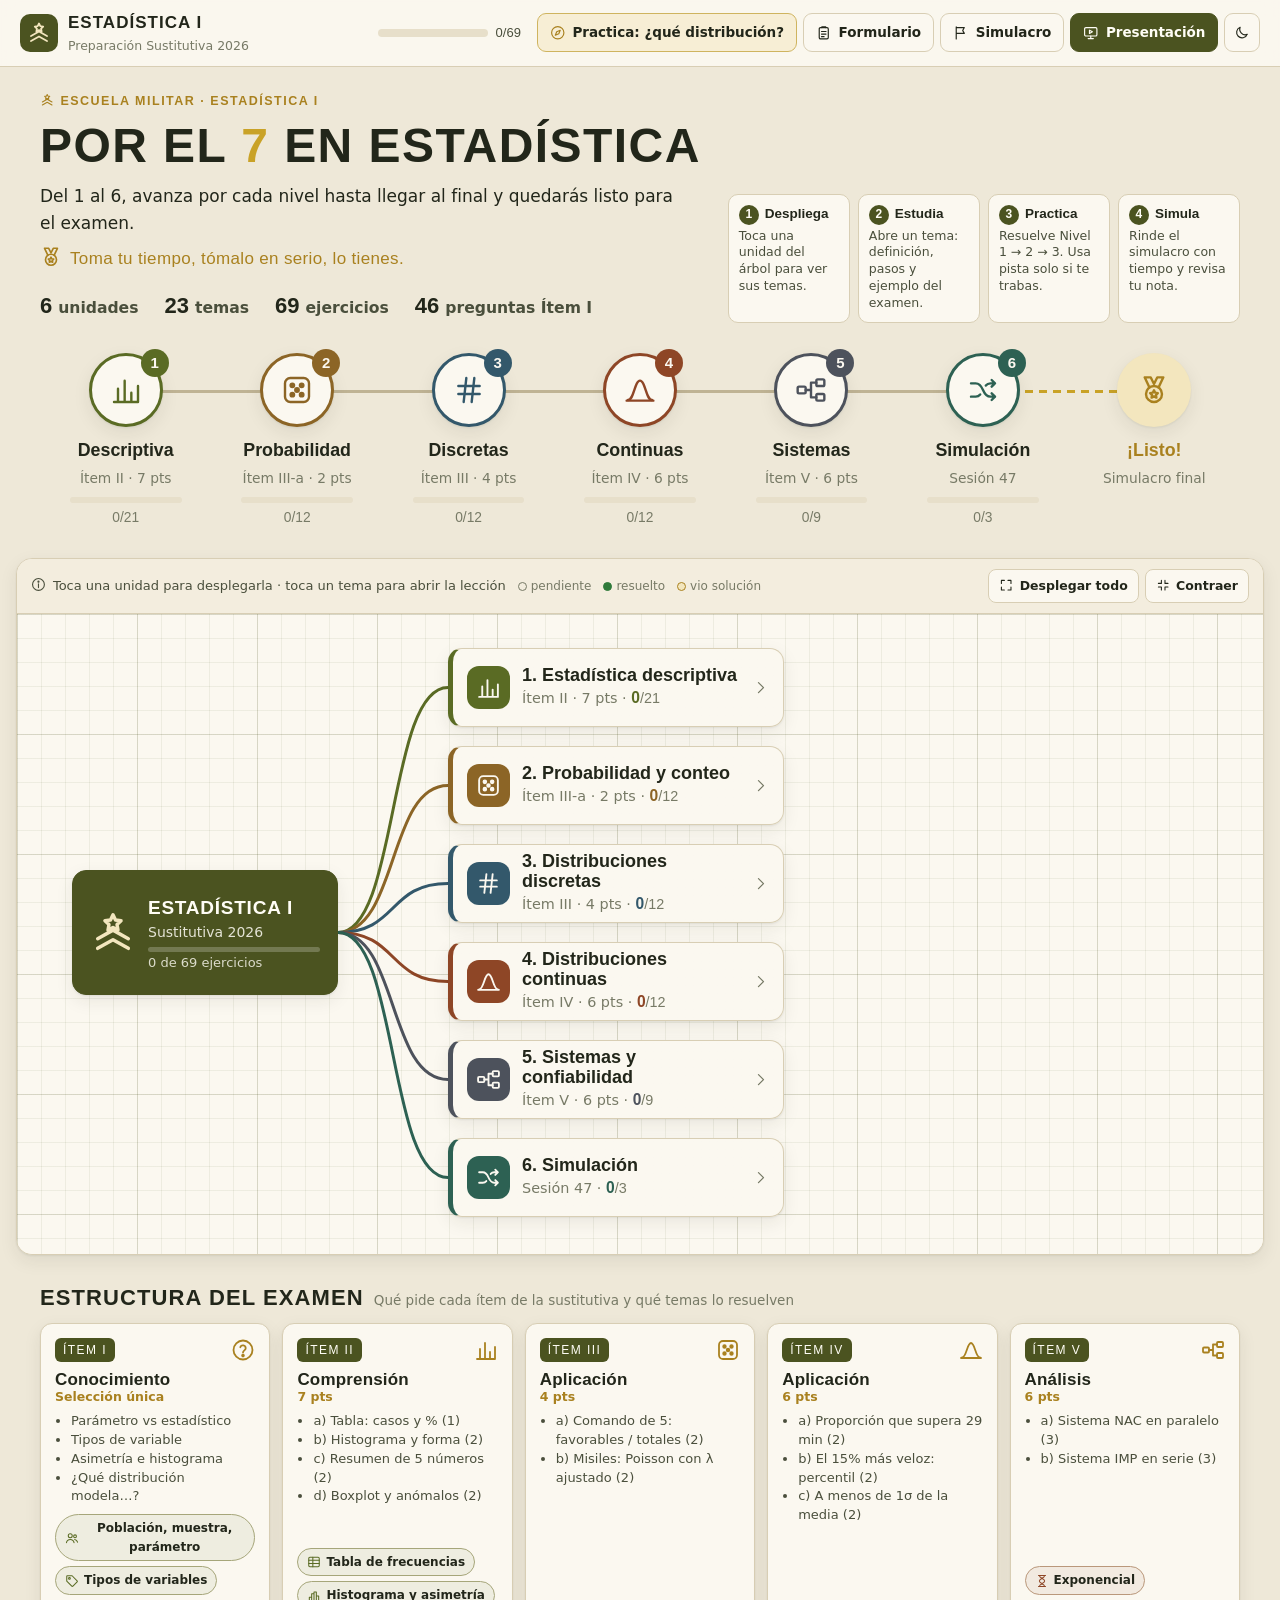
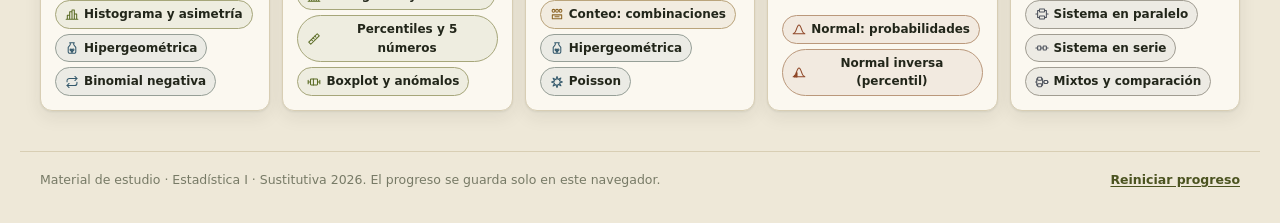
<file: index.html>
<!doctype html>
<html lang="es">
<head>
<meta charset="utf-8">
<meta name="viewport" content="width=device-width, initial-scale=1">
<title>Estadística I · Sustitutiva</title>
<meta name="description" content="Árbol de estudio interactivo para preparar la sustitutiva de Estadística I: lecciones, ejercicios con corrección, formulario, simulacro y presentación.">
<link rel="icon" href="data:image/svg+xml,%3Csvg xmlns='http://www.w3.org/2000/svg' viewBox='0 0 24 24'%3E%3Crect width='24' height='24' rx='5' fill='%234B5320'/%3E%3Cpath d='M5 15l7-4 7 4M5 19.5l7-4 7 4' fill='none' stroke='%23F3E6BE' stroke-width='2' stroke-linecap='round' stroke-linejoin='round'/%3E%3Ccircle cx='12' cy='6' r='2' fill='%23C9A227'/%3E%3C/svg%3E">
<style>
/* =====================================================================
   Tema «militar sobrio»: oliva, caqui, arena y acentos dorados
   ===================================================================== */
:root {
  --bg: #EEE8D8; --grid: rgba(75, 83, 32, .075); --grid-2: rgba(75, 83, 32, .14);
  --surface: #FBF8F0; --surface-2: #F3EDDE; --surface-3: #E7DFCA;
  --ink: #22261A; --ink-2: #4A4F3C; --ink-3: #777A66;
  --line: #D8CEB4; --line-2: #BFB394;
  --olive: #4B5320; --olive-2: #626C2C; --olive-soft: #DFE3C6; --on-olive: #FFFDF5;
  --khaki: #B9A57F; --khaki-soft: #EDE4CE;
  --gold: #A9811F; --gold-2: #C9A227; --gold-soft: #F3E6BE;
  --ok: #2F7A3A; --ok-soft: #DDEFD9; --bad: #A63A2B; --bad-soft: #F7DED8; --warn: #9A6A0E; --warn-soft: #F8EBCB; --info: #34596A; --info-soft: #DCE8EC;
  --u1: #5A6B24; --u2: #8C6526; --u3: #33586B; --u4: #8E4626; --u5: #4D525C; --u6: #2D6153;
  --shadow: 0 1px 2px rgba(34, 38, 26, .07), 0 6px 18px rgba(34, 38, 26, .08);
  --shadow-lg: 0 10px 40px rgba(20, 22, 14, .22);
  --r: 12px;
  --font: "Segoe UI", system-ui, -apple-system, Roboto, "Helvetica Neue", Arial, sans-serif;
  --head: Bahnschrift, "DIN Alternate", "Roboto Condensed", "Arial Narrow", "Segoe UI", sans-serif;
  --math: "Cambria Math", Cambria, "Times New Roman", serif;
  color-scheme: light;
}
@media (prefers-color-scheme: dark) {
  :root:not([data-theme="light"]) {
    --bg: #13150E; --grid: rgba(201, 182, 140, .045); --grid-2: rgba(201, 182, 140, .09);
    --surface: #1C1F15; --surface-2: #23271B; --surface-3: #2D3223;
    --ink: #ECE6D3; --ink-2: #C3BDA7; --ink-3: #8F8B77;
    --line: #353A2A; --line-2: #4A503B;
    --olive: #AEBB6C; --olive-2: #93A057; --olive-soft: #2C3220; --on-olive: #15170F;
    --khaki: #C6B38D; --khaki-soft: #2D2A20;
    --gold: #D8B04A; --gold-2: #E2BE5C; --gold-soft: #3A3120;
    --ok: #82C98A; --ok-soft: #1E3321; --bad: #EC8D7C; --bad-soft: #3B231F; --warn: #E1B85A; --warn-soft: #3A3018; --info: #8DB9CB; --info-soft: #1E2E35;
    --u1: #A2B556; --u2: #D2A562; --u3: #7FAAC0; --u4: #DB8C64; --u5: #A9AEB9; --u6: #6FB8A2;
    --shadow: 0 1px 2px rgba(0, 0, 0, .3), 0 6px 18px rgba(0, 0, 0, .3);
    color-scheme: dark;
  }
}
:root[data-theme="dark"] {
  --bg: #13150E; --grid: rgba(201, 182, 140, .045); --grid-2: rgba(201, 182, 140, .09);
  --surface: #1C1F15; --surface-2: #23271B; --surface-3: #2D3223;
  --ink: #ECE6D3; --ink-2: #C3BDA7; --ink-3: #8F8B77;
  --line: #353A2A; --line-2: #4A503B;
  --olive: #AEBB6C; --olive-2: #93A057; --olive-soft: #2C3220; --on-olive: #15170F;
  --khaki: #C6B38D; --khaki-soft: #2D2A20;
  --gold: #D8B04A; --gold-2: #E2BE5C; --gold-soft: #3A3120;
  --ok: #82C98A; --ok-soft: #1E3321; --bad: #EC8D7C; --bad-soft: #3B231F; --warn: #E1B85A; --warn-soft: #3A3018; --info: #8DB9CB; --info-soft: #1E2E35;
  --u1: #A2B556; --u2: #D2A562; --u3: #7FAAC0; --u4: #DB8C64; --u5: #A9AEB9; --u6: #6FB8A2;
  --shadow: 0 1px 2px rgba(0, 0, 0, .3), 0 6px 18px rgba(0, 0, 0, .3);
  color-scheme: dark;
}
.c-u1 { --uc: var(--u1); } .c-u2 { --uc: var(--u2); } .c-u3 { --uc: var(--u3); }
.c-u4 { --uc: var(--u4); } .c-u5 { --uc: var(--u5); } .c-u6 { --uc: var(--u6); }

*, *::before, *::after { box-sizing: border-box; }
html { -webkit-text-size-adjust: 100%; }
body { margin: 0; background: var(--bg); color: var(--ink); font: 15px/1.55 var(--font); }
body.noscroll { overflow: hidden; }
h1, h2, h3, h4 { font-family: var(--head); line-height: 1.15; margin: 0; letter-spacing: .01em; }
button, select, input { font: inherit; color: inherit; }
button { cursor: pointer; }
:focus-visible { outline: 2.5px solid var(--gold-2); outline-offset: 2px; }
.ic { width: 1.15em; height: 1.15em; flex: none; vertical-align: -.2em; }
mark { background: var(--gold-soft); color: inherit; padding: 0 .2em; border-radius: 3px; }
.skip { position: absolute; left: -999px; top: 8px; background: var(--olive); color: var(--on-olive); padding: 8px 14px; border-radius: 8px; z-index: 100; }
.skip:focus { left: 8px; }

/* ---------------- Barra superior ---------------- */
.topbar { position: sticky; top: 0; z-index: 30; display: flex; align-items: center; gap: 16px; padding: 10px 20px; background: color-mix(in srgb, var(--surface) 92%, transparent); backdrop-filter: blur(8px); border-bottom: 1px solid var(--line); }
.brand { display: flex; align-items: center; gap: 10px; min-width: 0; }
.brand-ins { width: 38px; height: 38px; border-radius: 10px; display: grid; place-items: center; background: var(--olive); color: var(--gold-soft); flex: none; }
.brand-ins .ic { width: 24px; height: 24px; }
.brand b { font-family: var(--head); font-size: 17px; text-transform: uppercase; letter-spacing: .06em; display: block; }
.brand small { color: var(--ink-3); font-size: 12.5px; display: block; white-space: nowrap; }
.hdr-prog { display: flex; align-items: center; gap: 8px; margin-left: auto; font-family: var(--head); font-size: 13px; color: var(--ink-2); }
.hp-bar { width: 110px; height: 8px; border-radius: 99px; background: var(--surface-3); overflow: hidden; }
.hp-bar i { display: block; height: 100%; width: 0; background: linear-gradient(90deg, var(--olive), var(--gold-2)); border-radius: inherit; transition: width .4s; }
.hdr-nav { display: flex; gap: 6px; }
.hb { display: inline-flex; align-items: center; gap: 7px; padding: 8px 12px; border-radius: 9px; border: 1px solid var(--line); background: var(--surface); font-size: 13.5px; font-weight: 600; transition: background .15s, border-color .15s; }
.hb:hover { background: var(--surface-2); border-color: var(--line-2); }
.hb-pri { background: var(--olive); color: var(--on-olive); border-color: var(--olive); }
.hb-pri:hover { background: var(--olive-2); border-color: var(--olive-2); }
.hb.ic-only { padding: 8px 9px; }

/* ---------------- Portada ---------------- */
main { max-width: 1240px; margin: 0 auto; padding: 22px 20px 40px; }
.hero { display: grid; grid-template-columns: 1.3fr 1fr; gap: 22px; align-items: end; margin-bottom: 18px; }
.kicker { display: inline-flex; align-items: center; gap: 6px; font-family: var(--head); font-size: 12.5px; letter-spacing: .12em; text-transform: uppercase; color: var(--gold); font-weight: 600; }
.hero h1 { font-size: clamp(34px, 4.8vw, 48px); margin: 6px 0 10px; text-transform: uppercase; letter-spacing: .03em; }
.hero p { margin: 0; color: var(--ink-2); max-width: 60ch; }
.stats { display: flex; gap: 8px 26px; margin-top: 16px; flex-wrap: wrap; align-items: baseline; }
.stat { font-size: 15.6px; color: var(--ink-2); white-space: nowrap; }
.stat b { font-weight: 700; }
.stat b.n { font-family: var(--head); font-size: 22px; color: var(--ink); margin-right: 1px; }
.howto-steps { display: grid; grid-template-columns: repeat(4, 1fr); gap: 8px; }
.hs { background: var(--surface); border: 1px solid var(--line); border-radius: 10px; padding: 10px; font-size: 12.5px; color: var(--ink-2); line-height: 1.35; }
.hs b { display: flex; align-items: center; gap: 6px; font-family: var(--head); color: var(--ink); font-size: 13.5px; margin-bottom: 3px; }
.hs .n { width: 20px; height: 20px; border-radius: 50%; display: grid; place-items: center; background: var(--olive); color: var(--on-olive); font-size: 12px; flex: none; }

/* ---------------- Tablero del mapa ---------------- */
.board-wrap { width: min(1680px, calc(100vw - 32px)); margin-left: calc((100% - min(1680px, 100vw - 32px)) / 2); background: var(--surface); border: 1px solid var(--line); border-radius: 16px; box-shadow: var(--shadow); overflow: hidden; }
.board-bar { display: flex; align-items: center; gap: 12px; flex-wrap: wrap; padding: 10px 14px; border-bottom: 1px solid var(--line); background: var(--surface-2); }
.board-hint { display: flex; align-items: center; gap: 7px; color: var(--ink-2); font-size: 13px; }
.legend { display: flex; gap: 12px; font-size: 12px; color: var(--ink-3); align-items: center; }
.legend i { display: inline-block; width: 9px; height: 9px; border-radius: 50%; border: 1.5px solid var(--ink-3); margin: 0 4px 0 0; padding: 0; vertical-align: -1px; }
.legend i.k-ok { background: var(--ok); border-color: var(--ok); } .legend i.k-sol { border-color: var(--gold); background: var(--gold-soft); }
.board-btns { margin-left: auto; display: flex; gap: 6px; }
.btn-s { display: inline-flex; align-items: center; gap: 6px; padding: 6px 10px; border-radius: 8px; border: 1px solid var(--line); background: var(--surface); font-size: 12.5px; font-weight: 600; }
.btn-s:hover { border-color: var(--line-2); background: var(--surface-3); }
.board { position: relative; overflow-x: auto; overflow-y: hidden; padding: 12px; background-color: var(--surface); background-image: linear-gradient(var(--grid) 1px, transparent 1px), linear-gradient(90deg, var(--grid) 1px, transparent 1px), linear-gradient(var(--grid-2) 1px, transparent 1px), linear-gradient(90deg, var(--grid-2) 1px, transparent 1px); background-size: 24px 24px, 24px 24px, 120px 120px, 120px 120px; }
.map-inner { position: relative; margin: 0 auto; min-height: 200px; }
.map-edges { position: absolute; inset: 0; width: 100%; height: 100%; overflow: visible; pointer-events: none; }
.edge { fill: none; stroke: var(--uc); stroke-width: 2.2; stroke-linecap: round; opacity: .8; }
.edge.trunk { stroke-width: 3; }

.mn { position: absolute; left: 0; top: 0; display: flex; align-items: center; gap: 12px; text-align: left; border: 1px solid var(--line); background: var(--surface); border-radius: 14px; padding: 10px 14px; box-shadow: var(--shadow); will-change: transform; transition: box-shadow .15s, border-color .15s, background-color .15s; overflow: hidden; }
.mn:hover { border-color: var(--line-2); box-shadow: 0 2px 4px rgba(0, 0, 0, .06), 0 10px 24px rgba(34, 38, 26, .14); }
.mn-root { background: var(--olive); color: var(--on-olive); border-color: var(--olive); padding: 14px 17px; }
.mn-root:hover { background: var(--olive-2); }
.mn-ins { width: 46px; height: 46px; flex: none; color: var(--gold-soft); }
.mn-ins .ic { width: 46px; height: 46px; }
.mn-rt { flex: 1; min-width: 0; display: flex; flex-direction: column; }
.mn-rt b { display: block; font-family: var(--head); font-size: 19px; text-transform: uppercase; letter-spacing: .04em; white-space: nowrap; }
.mn-rt small { opacity: .85; font-size: 14px; line-height: 1.3; }
.rbar { display: block; height: 5px; border-radius: 9px; background: rgba(255, 255, 255, .22); margin: 6px 0 3px; overflow: hidden; }
.rbar i { display: block; height: 100%; width: 0; background: var(--gold-2); border-radius: inherit; transition: width .4s; }
.mn-rt .rtxt { font-size: 13px; opacity: .8; }
.vmode .rbar { max-width: 220px; }

.mn-unit { border-left: 5px solid var(--uc); background: linear-gradient(90deg, color-mix(in srgb, var(--uc) 12%, var(--surface)) calc(var(--pct, 0) * 100%), var(--surface) calc(var(--pct, 0) * 100%)); }
.mn-ic { width: 43px; height: 43px; border-radius: 12px; display: grid; place-items: center; background: var(--uc); color: var(--surface); flex: none; }
.mn-ic .ic { width: 25px; height: 25px; }
.mn-tx { flex: 1; min-width: 0; }
.mn-tx > b { display: block; font-family: var(--head); font-size: 18px; line-height: 1.15; }
.mn-tx small { color: var(--ink-3); font-size: 14.4px; white-space: nowrap; }
.mn-prog { font-family: var(--head); color: var(--ink-3); }
.mn-prog b { color: var(--uc); font-size: 15.6px; }
.mn-chev { color: var(--ink-3); transition: transform .3s; display: flex; }
.mn-unit.open .mn-chev { transform: rotate(90deg); color: var(--uc); }
.mn-unit.open { border-color: color-mix(in srgb, var(--uc) 55%, var(--line)); }

.mn-leaf { padding: 7px 12px; gap: 10px; border-radius: 12px; }
.mn-leaf::before { content: ""; position: absolute; left: 0; top: 0; bottom: 0; width: 3px; background: var(--uc); opacity: .55; }
.mn-lic { color: var(--uc); display: flex; }
.mn-lic .ic { width: 23px; height: 23px; }
.mn-lt { flex: 1; min-width: 0; font-size: 16.2px; font-weight: 600; line-height: 1.2; }
.dots { display: flex; gap: 5px; flex: none; }
.dots i { width: 11px; height: 11px; border-radius: 50%; border: 1.5px solid var(--line-2); }
.dots i.ok { background: var(--ok); border-color: var(--ok); }
.dots i.sol { background: var(--gold-soft); border-color: var(--gold); }
.dots i.try { border-color: var(--uc); }
.mn-leaf.done { background: color-mix(in srgb, var(--ok) 9%, var(--surface)); }
.mn-leaf.active { border-color: var(--uc); box-shadow: 0 0 0 2px color-mix(in srgb, var(--uc) 45%, transparent), var(--shadow); }
.board.vmode { padding: 8px; }
.vmode .mn-root { padding: 10px 12px; }

/* ---------------- Estructura del examen ---------------- */
.sec-h { display: flex; align-items: baseline; gap: 10px; margin: 30px 0 12px; }
.sec-h h2 { font-size: 22px; text-transform: uppercase; letter-spacing: .05em; }
.sec-h p { margin: 0; color: var(--ink-3); font-size: 13.5px; }
.exam-grid { display: grid; grid-template-columns: repeat(5, 1fr); gap: 12px; }
.ex-item { background: var(--surface); border: 1px solid var(--line); border-radius: var(--r); padding: 14px; display: flex; flex-direction: column; gap: 8px; box-shadow: var(--shadow); }
.ex-item header { display: flex; justify-content: space-between; align-items: center; }
.ei-n { font-family: var(--head); font-size: 12px; letter-spacing: .12em; text-transform: uppercase; background: var(--olive); color: var(--on-olive); padding: 3px 8px; border-radius: 6px; }
.ei-ic { color: var(--gold); display: flex; } .ei-ic .ic { width: 24px; height: 24px; }
.ex-item h4 { font-size: 17px; display: flex; flex-direction: column; }
.ex-item h4 small { font-family: var(--font); font-size: 12.5px; color: var(--gold); font-weight: 700; letter-spacing: 0; }
.ex-item ul { margin: 0; padding-left: 16px; font-size: 13px; color: var(--ink-2); line-height: 1.45; flex: 1; }
.ei-topics { display: flex; flex-wrap: wrap; gap: 5px; }
.chip { display: inline-flex; align-items: center; gap: 5px; padding: 4px 9px; border-radius: 99px; border: 1px solid color-mix(in srgb, var(--uc, var(--olive)) 40%, var(--line)); background: color-mix(in srgb, var(--uc, var(--olive)) 8%, var(--surface)); font-size: 12px; font-weight: 600; color: var(--ink); }
.chip:hover { background: color-mix(in srgb, var(--uc, var(--olive)) 18%, var(--surface)); }
.chip .ic { width: 14px; height: 14px; color: var(--uc, var(--olive)); }
.chip.right { background: var(--ok-soft); border-color: var(--ok); }
.chip.wrong { background: var(--bad-soft); border-color: var(--bad); text-decoration: line-through; opacity: .8; }

footer { max-width: 1240px; margin: 0 auto; padding: 18px 20px 34px; display: flex; justify-content: space-between; gap: 12px; flex-wrap: wrap; color: var(--ink-3); font-size: 12.5px; border-top: 1px solid var(--line); }
.lnk { background: none; border: 0; padding: 0; color: var(--olive); font-weight: 600; text-decoration: underline; text-underline-offset: 2px; font-size: inherit; }

/* ---------------- Panel de lección (drawer) ---------------- */
.drawer { position: fixed; inset: 0; z-index: 50; pointer-events: none; }
.drawer.open { pointer-events: auto; }
.dr-backdrop { position: absolute; inset: 0; background: rgba(15, 17, 10, .45); opacity: 0; transition: opacity .3s; }
.drawer.open .dr-backdrop { opacity: 1; }
.dr-panel { position: absolute; top: 0; right: 0; bottom: 0; width: max(70vw, min(900px, 100vw)); max-width: 100vw; background: var(--bg); box-shadow: var(--shadow-lg); display: flex; flex-direction: column; transform: translateX(100%); transition: transform .32s cubic-bezier(.2, .8, .2, 1); }
.drawer.open .dr-panel { transform: none; }
.dr-head { background: var(--surface); border-bottom: 1px solid var(--line); padding: 12px 18px 0; border-top: 5px solid var(--uc); }
.dr-top { display: flex; align-items: center; gap: 8px; }
.dr-crumb { display: flex; align-items: center; gap: 8px; font-size: 16.25px; color: var(--uc); font-weight: 700; text-transform: uppercase; letter-spacing: .05em; flex: 1; min-width: 0; }
.dr-crumb span { overflow: hidden; text-overflow: ellipsis; white-space: nowrap; }
.icb { width: 34px; height: 34px; border-radius: 9px; border: 1px solid var(--line); background: var(--surface); display: grid; place-items: center; }
.icb:hover:not(:disabled) { background: var(--surface-2); border-color: var(--line-2); }
.icb:disabled { opacity: .35; cursor: default; }
.dr-title { display: flex; align-items: center; gap: 14px; font-size: clamp(26px, 3.4vw, 34px); margin: 10px 0 8px; }
.dr-ic { width: 52px; height: 52px; border-radius: 14px; background: var(--uc); color: var(--surface); display: grid; place-items: center; flex: none; }
.dr-ic .ic { width: 30px; height: 30px; }
.dr-tags { display: flex; gap: 6px; flex-wrap: wrap; margin-bottom: 8px; }
.tag { font-size: 15px; font-weight: 700; letter-spacing: .03em; padding: 3px 11px; border-radius: 8px; background: var(--gold-soft); color: var(--gold); border: 1px solid color-mix(in srgb, var(--gold) 35%, transparent); }
.dr-nav { display: flex; gap: 4px; overflow-x: auto; margin: 0 -18px; padding: 0 18px; scrollbar-width: none; }
.dr-nav button { flex: none; background: none; border: 0; border-bottom: 3px solid transparent; padding: 8px 8px 7px; font-size: 13px; font-weight: 600; color: var(--ink-2); display: flex; align-items: center; gap: 5px; }
.dr-nav button:hover { color: var(--uc); border-bottom-color: var(--uc); }
.dr-body { flex: 1; overflow-y: auto; padding: 18px 18px 40px; overscroll-behavior: contain; }

.ls { background: var(--surface); border: 1px solid var(--line); border-radius: var(--r); padding: 16px 18px; margin-bottom: 14px; box-shadow: var(--shadow); scroll-margin-top: 10px; }
.ls h3 { display: flex; align-items: center; gap: 8px; font-size: 17px; text-transform: uppercase; letter-spacing: .05em; margin-bottom: 12px; color: var(--ink); }
.ls h3 .ic { color: var(--uc); width: 20px; height: 20px; }
.ls h3 small { font-family: var(--font); text-transform: none; letter-spacing: 0; font-size: 12.5px; color: var(--ink-3); font-weight: 500; }
.def-grid { display: grid; grid-template-columns: 1fr 1.15fr; gap: 18px; align-items: center; }
.def-text { margin: 0; font-size: 15.5px; line-height: 1.65; }
.def-fig { margin: 0; display: flex; flex-direction: column; gap: 10px; align-items: center; min-width: 0; }
.checks, .cases { list-style: none; margin: 0; padding: 0; display: grid; gap: 8px; }
.checks li, .cases li { display: flex; gap: 10px; align-items: flex-start; line-height: 1.5; }
.checks .ic { color: var(--ok); margin-top: 3px; }
.cases .ic { color: var(--uc); margin-top: 3px; }
.signals { display: flex; flex-wrap: wrap; gap: 6px; margin-top: 12px; padding-top: 12px; border-top: 1px dashed var(--line); align-items: center; }
.sig-l { display: flex; align-items: center; gap: 5px; font-size: 12px; font-weight: 700; color: var(--ink-3); text-transform: uppercase; letter-spacing: .05em; margin-right: 4px; }
.sig { font-size: 13px; padding: 3px 9px; border-radius: 6px; background: var(--khaki-soft); border: 1px solid var(--line); font-style: italic; }
.stepper { list-style: none; margin: 0; padding: 0; counter-reset: st; display: grid; gap: 0; }
.stepper li { counter-increment: st; position: relative; padding: 0 0 14px 42px; min-height: 30px; }
.stepper li::before { content: counter(st); position: absolute; left: 0; top: -2px; width: 28px; height: 28px; border-radius: 50%; background: var(--uc); color: var(--surface); display: grid; place-items: center; font-family: var(--head); font-weight: 700; }
.stepper li:not(:last-child)::after { content: ""; position: absolute; left: 13px; top: 28px; bottom: 0; width: 2px; background: color-mix(in srgb, var(--uc) 35%, transparent); }
.stepper li span { display: block; padding-top: 2px; }

.ej-card { border: 1px solid color-mix(in srgb, var(--gold) 40%, var(--line)); background: color-mix(in srgb, var(--gold-soft) 35%, var(--surface)); border-radius: 10px; padding: 14px; }
.src-tag { display: inline-flex; align-items: center; gap: 6px; font-size: 12px; font-weight: 700; color: var(--gold); text-transform: uppercase; letter-spacing: .05em; margin-bottom: 8px; }
.ej-q { font-weight: 600; margin-bottom: 10px; }
.ej-steps { margin: 0 0 12px; padding-left: 22px; display: grid; gap: 7px; }
.ej-steps li::marker { color: var(--gold); font-weight: 700; }
.res { display: flex; gap: 8px; align-items: flex-start; background: var(--ok-soft); color: var(--ink); border: 1px solid color-mix(in srgb, var(--ok) 45%, transparent); padding: 9px 12px; border-radius: 8px; font-weight: 600; }
.res .ic { color: var(--ok); margin-top: 3px; }
.callout { display: flex; gap: 10px; padding: 10px 12px; border-radius: 8px; margin-top: 10px; border: 1px solid; }
.callout p { margin: 2px 0 0; font-size: 14px; }
.callout .ic { margin-top: 3px; width: 20px; height: 20px; }
.callout.bad { background: var(--bad-soft); border-color: color-mix(in srgb, var(--bad) 40%, transparent); }
.callout.bad .ic, .callout.bad b { color: var(--bad); }
.callout.info { background: var(--info-soft); border-color: color-mix(in srgb, var(--info) 40%, transparent); }
.callout.info .ic, .callout.info b { color: var(--info); }

/* ---------------- Ejercicios ---------------- */
.exc { border: 1px solid var(--line); border-radius: 11px; padding: 14px; margin-bottom: 12px; background: var(--surface); border-left: 5px solid var(--line-2); }
.exc.lv1 { border-left-color: var(--khaki); } .exc.lv2 { border-left-color: var(--uc); } .exc.lv3 { border-left-color: var(--gold-2); }
.exc.ok { background: color-mix(in srgb, var(--ok) 6%, var(--surface)); }
.exh { display: flex; flex-wrap: wrap; align-items: center; gap: 8px; margin-bottom: 8px; }
.lv-b { font-family: var(--head); font-size: 12px; letter-spacing: .06em; text-transform: uppercase; padding: 3px 8px; border-radius: 6px; background: var(--surface-3); }
.lv3 .lv-b { background: var(--gold-soft); color: var(--gold); }
.lv2 .lv-b { background: color-mix(in srgb, var(--uc) 14%, var(--surface)); color: var(--uc); }
.src { font-size: 12px; color: var(--ink-3); font-style: italic; }
.st { margin-left: auto; display: inline-flex; align-items: center; gap: 4px; font-size: 12px; font-weight: 700; }
.exc.ok .st { color: var(--ok); } .exc.sol .st { color: var(--gold); } .exc.try .st { color: var(--ink-3); }
.exq { margin-bottom: 12px; }
.exq .sv { display: block; margin: 10px auto 0; }
.fields { display: grid; grid-template-columns: repeat(auto-fill, minmax(190px, 1fr)); gap: 10px; margin-bottom: 12px; }
.fields.one { grid-template-columns: minmax(200px, 300px); }
.fld { display: flex; flex-direction: column; justify-content: space-between; gap: 4px; position: relative; }
.fl { font-size: 12.5px; font-weight: 600; color: var(--ink-2); line-height: 1.3; }
.inp { display: flex; align-items: center; border: 1.5px solid var(--line-2); border-radius: 8px; background: var(--surface); transition: border-color .15s, box-shadow .15s; }
.inp:focus-within { border-color: var(--olive); box-shadow: 0 0 0 3px color-mix(in srgb, var(--olive) 20%, transparent); }
.inp input, .inp select { flex: 1; min-width: 0; border: 0; background: transparent; padding: 8px 10px; font-size: 15px; outline: none; }
.inp select { padding-right: 4px; font-size: 14px; }
.inp em { font-style: normal; color: var(--ink-3); padding-right: 10px; font-size: 13px; }
.mk { position: absolute; right: 8px; bottom: 9px; width: 18px; height: 18px; pointer-events: none; }
.fld.sel .mk { right: 26px; }
.fld.ok .inp { border-color: var(--ok); background: var(--ok-soft); }
.fld.bad .inp { border-color: var(--bad); background: var(--bad-soft); }
.fld.ok .mk::after { content: "✓"; color: var(--ok); font-weight: 800; }
.fld.bad .mk::after { content: "✗"; color: var(--bad); font-weight: 800; }
.mc { display: grid; gap: 7px; margin-bottom: 12px; }
.mc-opt { display: flex; gap: 8px; align-items: flex-start; text-align: left; padding: 9px 12px; border-radius: 9px; border: 1.5px solid var(--line); background: var(--surface); line-height: 1.4; transition: border-color .15s, background .15s; }
.mc-opt:hover { border-color: var(--olive); background: var(--surface-2); }
.mc-opt b { color: var(--uc, var(--olive)); flex: none; }
.mc-opt.right { border-color: var(--ok); background: var(--ok-soft); }
.mc-opt.wrong { border-color: var(--bad); background: var(--bad-soft); }
.acts { display: flex; flex-wrap: wrap; gap: 8px; }
.btn { display: inline-flex; align-items: center; gap: 6px; padding: 8px 14px; border-radius: 9px; font-weight: 600; font-size: 14px; border: 1.5px solid transparent; transition: background .15s, border-color .15s; }
.btn.pri { background: var(--olive); color: var(--on-olive); }
.btn.pri:hover { background: var(--olive-2); }
.btn.gh { background: transparent; border-color: var(--line-2); color: var(--ink-2); }
.btn.gh:hover, .btn.gh.on { background: var(--surface-2); border-color: var(--olive); color: var(--ink); }
.btn.sm { padding: 5px 10px; font-size: 13px; }
.fb:empty { display: none; }
.fb { display: flex; gap: 8px; align-items: flex-start; margin-top: 10px; padding: 9px 12px; border-radius: 8px; font-size: 14px; }
.fb .ic { margin-top: 3px; }
.fb.ok { background: var(--ok-soft); color: var(--ink); } .fb.ok .ic { color: var(--ok); }
.fb.bad { background: var(--bad-soft); } .fb.bad .ic { color: var(--bad); }
.fb.warn { background: var(--warn-soft); } .fb.warn .ic { color: var(--warn); }
.fb.info { background: var(--info-soft); } .fb.info .ic { color: var(--info); }
.hint { display: flex; gap: 8px; margin-top: 10px; padding: 9px 12px; border-radius: 8px; background: var(--gold-soft); font-size: 14px; }
.hint .ic { color: var(--gold); margin-top: 3px; }
.sol { margin-top: 10px; padding: 12px; border-radius: 8px; background: var(--surface-2); border: 1px dashed var(--line-2); }
.sol ol { margin: 6px 0 10px; padding-left: 22px; display: grid; gap: 5px; }
[hidden] { display: none !important; }

.cq { border: 1px solid var(--line); border-radius: 11px; padding: 12px 14px; margin-bottom: 10px; }
.cq.ok { background: color-mix(in srgb, var(--ok) 6%, var(--surface)); }
.cq-q { display: flex; gap: 10px; margin-bottom: 10px; font-weight: 600; }
.cq-n { width: 24px; height: 24px; flex: none; border-radius: 6px; background: var(--uc); color: var(--surface); display: grid; place-items: center; font-family: var(--head); font-size: 13px; }
.cq .mc { margin-bottom: 0; }
.src-inline { font-weight: 400; color: var(--ink-3); font-size: 12px; font-style: italic; }
.ls-next { display: flex; justify-content: space-between; gap: 10px; }
.nx { flex: 1; max-width: 48%; text-align: left; border: 1px solid var(--line); background: var(--surface); border-radius: 10px; padding: 10px 14px; display: flex; flex-direction: column; }
.nx.next { text-align: right; margin-left: auto; }
.nx small { color: var(--ink-3); font-size: 12px; }
.nx b { font-family: var(--head); font-size: 14.5px; }
.nx:hover { border-color: var(--uc); }

/* ---------------- Notación matemática y bloques ---------------- */
.eq { font-family: var(--math); font-size: 17px; text-align: center; padding: 8px 10px; background: var(--surface-2); border-radius: 8px; margin: 6px 0; overflow-x: auto; white-space: nowrap; }
.mt { font-family: var(--math); }
.fr { display: inline-flex; flex-direction: column; vertical-align: middle; text-align: center; margin: 0 .15em; line-height: 1.15; font-size: .92em; }
.fr > span:first-child { border-bottom: 1.4px solid currentColor; padding: 0 .25em .08em; }
.fr > span:last-child { padding: .08em .25em 0; }
.bn { display: inline-flex; align-items: center; vertical-align: middle; margin: 0 .08em; }
.bn::before, .bn::after { content: "("; font-size: 1.85em; line-height: 1; font-weight: 300; transform: scaleX(.75); }
.bn::after { content: ")"; }
.bn-c { display: inline-flex; flex-direction: column; text-align: center; font-size: .82em; line-height: 1.15; }
.data { display: flex; flex-wrap: wrap; gap: 4px; margin: 8px 0; }
.data span { font-family: var(--head); font-size: 14px; min-width: 32px; text-align: center; padding: 3px 6px; border-radius: 6px; background: var(--surface-3); border: 1px solid var(--line); }
.tb-wrap { overflow-x: auto; margin: 8px 0; max-width: 100%; }
.tb { border-collapse: collapse; font-size: 14px; min-width: 260px; margin: 0 auto; background: var(--surface); }
.tb th, .tb td { border: 1px solid var(--line-2); padding: 6px 12px; text-align: center; }
.tb thead th { background: var(--olive); color: var(--on-olive); font-family: var(--head); font-weight: 600; letter-spacing: .03em; }
.tb tbody th { background: var(--surface-2); font-weight: 700; text-align: left; }
.tb-sm th, .tb-sm td { padding: 4px 10px; font-size: 13.5px; }
.tally { font-family: var(--math); letter-spacing: 1px; color: var(--gold); font-weight: 700; }
.tb-2w .cell-j { background: var(--gold-soft); font-weight: 800; }
.tb-2w .cell-m { background: var(--olive-soft); font-weight: 800; }
.tb-2w .row-cond td, .tb-2w .row-cond th { box-shadow: inset 0 0 0 999px color-mix(in srgb, var(--info) 10%, transparent); }
.legend-row, .kv { display: flex; flex-wrap: wrap; gap: 8px; font-size: 12.5px; justify-content: center; }
.lg { padding: 2px 8px; border-radius: 6px; font-weight: 600; }
.lg-j { background: var(--gold-soft); } .lg-m { background: var(--olive-soft); } .lg-c { background: var(--info-soft); }
.formula-grid { display: grid; grid-template-columns: repeat(auto-fit, minmax(190px, 1fr)); gap: 8px; width: 100%; }
.formula-grid > div { display: flex; flex-direction: column; align-items: center; gap: 2px; min-width: 0; }
.formula-grid .eq { width: 100%; margin: 0; font-size: 14.5px; padding: 8px 6px; }
.formula-grid > div > span { font-size: 11.5px; color: var(--ink-3); text-transform: uppercase; letter-spacing: .05em; font-weight: 600; }
.fig-formula { display: flex; align-items: center; gap: 12px; width: 100%; }
.fig-formula > .ic { width: 36px; height: 36px; color: var(--uc); }
.fig-formula > div { flex: 1; }
.fig-formula p { margin: 4px 0 0; font-size: 12.5px; color: var(--ink-3); text-align: center; }
.rule-card { background: var(--surface-2); border: 1px solid var(--line); border-radius: 10px; padding: 10px 14px; font-size: 13.5px; width: 100%; }
.rule-card ol { margin: 4px 0 0; padding-left: 20px; }
.param-row { display: flex; flex-wrap: wrap; gap: 6px; justify-content: center; font-size: 12.5px; }
.param-row span { padding: 2px 8px; border-radius: 6px; background: var(--surface-3); }
.flow3 { display: flex; align-items: center; gap: 6px; flex-wrap: wrap; justify-content: center; font-size: 13px; }
.flow3 span { padding: 4px 9px; border-radius: 7px; background: var(--surface-2); border: 1px solid var(--line); font-weight: 600; }
.flow3 .ic { color: var(--gold); }
.seq { display: flex; flex-wrap: wrap; align-items: center; gap: 6px; justify-content: center; }
.seq span { width: 34px; height: 34px; border-radius: 8px; display: grid; place-items: center; font-weight: 800; font-size: 17px; }
.seq .si { background: var(--ok-soft); color: var(--ok); border: 1.5px solid var(--ok); }
.seq .no { background: var(--bad-soft); color: var(--bad); border: 1.5px solid var(--bad); }
.seq .last { box-shadow: 0 0 0 3px var(--gold-2); }
.seq em { flex-basis: 100%; text-align: center; font-size: 12.5px; color: var(--ink-3); }
.vt { width: 100%; display: flex; flex-direction: column; align-items: center; gap: 10px; }
.vt-root { background: var(--olive); color: var(--on-olive); font-family: var(--head); padding: 6px 18px; border-radius: 8px; text-transform: uppercase; letter-spacing: .06em; }
.vt-row { display: grid; grid-template-columns: 1fr 1fr; gap: 10px; width: 100%; }
.vt-col { display: flex; flex-direction: column; gap: 6px; border-top: 2px solid var(--uc); padding-top: 8px; }
.vt-h { font-family: var(--head); font-weight: 700; text-align: center; }
.vt-h small { font-family: var(--font); font-weight: 400; color: var(--ink-3); }
.vt-leaf { background: var(--surface-2); border: 1px solid var(--line); border-radius: 8px; padding: 6px 10px; display: grid; grid-template-columns: auto 1fr; column-gap: 8px; font-size: 13px; }
.vt-leaf b { color: var(--uc); } .vt-leaf span { color: var(--ink-3); text-align: right; } .vt-leaf em { grid-column: 1 / -1; font-size: 12.5px; color: var(--ink-2); }

/* ---------------- Figuras SVG ---------------- */
.sv { width: 100%; height: auto; max-width: 520px; display: block; font-family: var(--font); overflow: visible; }
.sv text { font-size: 12px; }
.sv-t { fill: var(--ink-2); } .sv-it { font-style: italic; font-family: var(--math); }
.sv-b { font-weight: 700; fill: var(--ink); }
.sv-cap { fill: var(--ink-3); font-style: italic; }
.sv-z { fill: var(--gold); font-weight: 700; font-size: 11.5px; }
.sv-v { fill: var(--ink); font-weight: 700; }
.sv-ax { stroke: var(--ink-3); stroke-width: 1.3; }
.sv-tick { stroke: var(--ink-3); stroke-width: 1.2; }
.sv-grid { stroke: var(--line); stroke-width: 1; stroke-dasharray: 3 4; }
.sv-curve { fill: none; stroke: var(--uc, var(--olive)); stroke-width: 2.6; stroke-linejoin: round; }
.sv-area { fill: var(--gold-2); opacity: .42; }
.sv-mark { stroke: var(--gold); stroke-width: 1.6; stroke-dasharray: 5 4; }
.sv-mean { stroke: var(--ink-3); stroke-width: 1.2; stroke-dasharray: 2 3; }
.sv-ml { fill: var(--gold); font-weight: 700; }
.sv-al { fill: var(--ink); font-weight: 800; font-size: 14px !important; paint-order: stroke; stroke: var(--surface); stroke-width: 4px; }
.sv-al.in { fill: var(--ink); }
.sv-bar { fill: color-mix(in srgb, var(--uc, var(--olive)) 55%, var(--surface)); stroke: var(--uc, var(--olive)); stroke-width: 1.3; }
.sv-bar.alt { fill: color-mix(in srgb, var(--khaki) 60%, var(--surface)); stroke: var(--khaki); }
.sv-bar.hl { fill: var(--gold-2); stroke: var(--gold); }
.sv-box { fill: color-mix(in srgb, var(--uc, var(--olive)) 22%, var(--surface)); stroke: var(--ink); stroke-width: 1.6; }
.sv-med { stroke: var(--gold); stroke-width: 3.2; }
.sv-wh { stroke: var(--ink); stroke-width: 1.6; }
.sv-fence { stroke: var(--bad); stroke-width: 1.4; stroke-dasharray: 5 4; }
.sv-fl { fill: var(--bad); font-weight: 700; font-size: 11.5px !important; }
.sv-out { fill: var(--bad); stroke: var(--surface); stroke-width: 1.5; }
.sv-node { fill: var(--surface); stroke: var(--uc, var(--olive)); stroke-width: 2; }
.sv-nl { fill: var(--ink); font-weight: 800; font-size: 15px !important; font-family: var(--head); }
.sv-nl.sm { font-size: 13px !important; }
.sv-ns { fill: var(--ink-3); font-size: 10.5px !important; }
.sv-wire { stroke: var(--ink-2); stroke-width: 2; fill: none; }
.sv-term { fill: var(--olive); }
.sv-tl { fill: var(--on-olive); font-weight: 800; font-size: 11px !important; }
.sv-omega { fill: var(--surface-2); stroke: var(--line-2); }
.sv-setA { fill: color-mix(in srgb, var(--uc, var(--olive)) 22%, transparent); stroke: var(--uc, var(--olive)); stroke-width: 2; }
.sv-setB { fill: color-mix(in srgb, var(--khaki) 35%, transparent); stroke: var(--khaki); stroke-width: 2; }
.sv-inter { fill: var(--gold-2); opacity: .7; }
.sv-dot { fill: var(--uc, var(--olive)); }
.sv-dot.hl { fill: var(--gold-2); }
.sv-dot2 { fill: var(--khaki); }
.sv-bp { fill: var(--gold); font-weight: 700; }
.sv-pop { fill: color-mix(in srgb, var(--khaki) 18%, transparent); stroke: var(--khaki); stroke-width: 2; stroke-dasharray: 6 4; }
.sv-sam { fill: color-mix(in srgb, var(--uc, var(--olive)) 18%, var(--surface)); stroke: var(--uc, var(--olive)); stroke-width: 2.4; }
.sv-arrow { fill: none; stroke: var(--gold); stroke-width: 2; }
.sv-arrowl { fill: none; stroke: var(--gold); stroke-width: 2; stroke-dasharray: 5 4; }
.sv-cell { fill: var(--surface-2); stroke: var(--line-2); }
.sv-cell.hl { fill: var(--gold-soft); stroke: var(--gold); stroke-width: 2; }
.sv-medl { stroke: var(--uc, var(--olive)); stroke-width: 2.2; }
.sv-meant { fill: var(--gold-2); }
.sv-pn circle, .sv-pn path { fill: color-mix(in srgb, var(--uc, var(--olive)) 70%, var(--surface)); }
.sv-pk circle, .sv-pk path { fill: var(--gold-2); }
.sv-pn.pick circle, .sv-pn.pick path, .sv-pk.pick circle, .sv-pk.pick path { stroke: var(--ink); stroke-width: 1.6; }
.sv-win { fill: var(--gold-soft); stroke: var(--gold); stroke-dasharray: 4 3; }
.sv-evt { fill: var(--bad); }
.sv-cmp { fill: color-mix(in srgb, var(--khaki) 70%, var(--surface)); }
.sv-cmp.hl { fill: var(--uc, var(--olive)); }
.sv-sys { margin: 0 auto; }

/* ---------------- Hojas modales (formulario, decisión, simulacro) ---------------- */
.sheet { position: fixed; inset: 0; z-index: 60; display: flex; justify-content: center; align-items: stretch; padding: 3vh 16px; }
.sh-backdrop { position: absolute; inset: 0; background: rgba(15, 17, 10, .55); }
.sh-panel { position: relative; width: min(1120px, 100%); background: var(--bg); border-radius: 16px; box-shadow: var(--shadow-lg); display: flex; flex-direction: column; overflow: hidden; animation: pop .22s ease-out; }
@keyframes pop { from { transform: translateY(14px); opacity: 0; } to { transform: none; opacity: 1; } }
.sh-head { display: flex; align-items: center; gap: 12px; padding: 12px 16px; background: var(--surface); border-bottom: 1px solid var(--line); }
.sh-head h2 { display: flex; align-items: center; gap: 10px; flex: 1; min-width: 0; font-size: 18px; }
.sh-head h2 small { display: block; font-family: var(--font); font-size: 12.5px; color: var(--ink-3); font-weight: 400; letter-spacing: 0; }
.sh-ic { width: 38px; height: 38px; border-radius: 10px; background: var(--olive); color: var(--gold-soft); display: grid; place-items: center; flex: none; }
.sh-body { flex: 1; overflow-y: auto; padding: 18px; overscroll-behavior: contain; }
.sh-lead { display: flex; gap: 8px; align-items: flex-start; background: var(--info-soft); border-radius: 10px; padding: 10px 12px; margin: 0 0 14px; font-size: 14px; }
.sh-lead .ic { color: var(--info); margin-top: 3px; }
.sh-h { display: flex; align-items: center; gap: 8px; font-size: 17px; margin: 22px 0 10px; text-transform: uppercase; letter-spacing: .04em; }
.sh-h small { font-family: var(--font); text-transform: none; letter-spacing: 0; font-size: 12.5px; color: var(--ink-3); font-weight: 400; }
.fgrid { display: grid; grid-template-columns: repeat(auto-fill, minmax(360px, 1fr)); gap: 14px; }
.fcard { background: var(--surface); border: 1px solid var(--line); border-radius: 14px; overflow: hidden; display: flex; flex-direction: column; }
.fcard header { display: flex; align-items: center; gap: 10px; padding: 11px 14px; background: var(--surface-2); border-bottom: 1px solid var(--line); }
.fcard header .ic { color: var(--gold); }
.fcard header b { flex: 1; font-family: var(--head); font-size: 18px; }
.fcard header .ic { width: 22px; height: 22px; }
.badge { font-size: 12.6px; font-weight: 800; letter-spacing: .05em; text-transform: uppercase; padding: 2px 7px; border-radius: 5px; background: var(--khaki-soft); color: var(--ink-2); border: 1px solid var(--line); }
.fcard.off { border-color: color-mix(in srgb, var(--ok) 50%, var(--line)); }
.fcard.off header { background: var(--ok-soft); }
.fcard.off .badge { background: var(--ok); color: var(--surface); border-color: var(--ok); }
.fbody { padding: 12px 14px; }
.fbody .eq { font-size: 18.6px; }
.fnote { margin: 5px 0; font-size: 15.6px; color: var(--ink-2); text-align: center; }
.fol { margin: 0 0 6px; padding-left: 22px; font-size: 16.2px; }
.nt { display: grid; gap: 8px; }
.nt-row { overflow-x: auto; border: 1px solid var(--line-2); border-radius: 8px; background: var(--surface); }
.nt table { border-collapse: collapse; font-size: 13px; width: 100%; }
.nt th, .nt td { padding: 4px 6px; border-right: 1px solid var(--line); text-align: center; white-space: nowrap; }
.nt th { background: var(--olive); color: var(--on-olive); font-family: var(--head); position: sticky; left: 0; min-width: 64px; }
.nt tr:first-child td { font-weight: 700; background: var(--surface-2); }
.nt tr:first-child td, .nt tr:first-child th { border-bottom: 1px solid var(--line-2); }
.nt td.hl { background: var(--gold-soft) !important; color: var(--ink); }
.howto { display: grid; grid-template-columns: repeat(auto-fit, minmax(240px, 1fr)); gap: 10px; margin-top: 12px; }
.howto div { background: var(--surface); border: 1px solid var(--line); border-radius: 10px; padding: 10px 12px; font-size: 13.5px; display: flex; flex-direction: column; gap: 3px; }
.howto b { font-family: var(--head); color: var(--gold); }

.tabs { display: flex; gap: 6px; margin-bottom: 14px; }
.tab { display: inline-flex; align-items: center; gap: 6px; padding: 8px 14px; border-radius: 9px; border: 1.5px solid var(--line-2); background: var(--surface); font-weight: 600; }
.tab.on { background: var(--olive); color: var(--on-olive); border-color: var(--olive); }
.dt-crumbs { display: flex; flex-wrap: wrap; align-items: center; gap: 4px; margin-bottom: 14px; font-size: 12.5px; color: var(--ink-3); }
.crumb { background: var(--surface-2); border: 1px solid var(--line); border-radius: 6px; padding: 3px 8px; font-size: 12.5px; }
.dt-q h3 { font-size: 22px; margin-bottom: 14px; }
.dt-opts { display: grid; gap: 10px; }
.dt-opt { display: flex; align-items: center; gap: 14px; text-align: left; padding: 14px 16px; border-radius: 12px; border: 1.5px solid var(--line); background: var(--surface); font-size: 15.5px; box-shadow: var(--shadow); transition: border-color .15s, transform .15s; }
.dt-opt:hover { border-color: var(--olive); transform: translateX(3px); }
.dt-opt > span:nth-child(2) { flex: 1; }
.dt-oi { width: 42px; height: 42px; border-radius: 11px; background: var(--olive-soft); color: var(--olive); display: grid; place-items: center; flex: none; }
.dt-oi .ic { width: 24px; height: 24px; }
.dt-res { background: var(--surface); border: 1px solid var(--line); border-radius: 14px; padding: 18px; box-shadow: var(--shadow); max-width: 720px; }
.dt-res-h { display: flex; align-items: center; gap: 14px; margin-bottom: 10px; }
.dt-res-h small { color: var(--ink-3); text-transform: uppercase; font-size: 12px; letter-spacing: .08em; font-weight: 700; }
.dt-res-h h3 { font-size: 28px; color: var(--olive); }
.dt-big { width: 56px; height: 56px; border-radius: 14px; background: var(--olive); color: var(--gold-soft); display: grid; place-items: center; }
.dt-big .ic { width: 32px; height: 32px; }
.dt-res dl { display: grid; grid-template-columns: max-content 1fr; gap: 6px 14px; margin: 12px 0; }
.dt-res dt { font-weight: 700; color: var(--ink-2); display: flex; gap: 5px; align-items: center; }
.dt-res dd { margin: 0; }
.dt-acts { display: flex; gap: 8px; flex-wrap: wrap; }
.qz-score { font-family: var(--head); font-size: 15px; margin-bottom: 10px; }
.qz { background: var(--surface); border: 1px solid var(--line); border-radius: 11px; padding: 12px 14px; margin-bottom: 10px; }
.qz p { margin: 0 0 8px; }
.qz-opts { display: flex; flex-wrap: wrap; gap: 6px; }

.sim-bar { position: sticky; top: -18px; z-index: 2; display: flex; justify-content: space-between; align-items: center; gap: 10px; flex-wrap: wrap; background: var(--bg); padding: 4px 0 12px; margin-top: -4px; }
.sim-timer { display: flex; align-items: center; gap: 8px; font-family: var(--head); font-size: 20px; }
.sim-acts { display: flex; gap: 8px; }
.paper { background: var(--surface); border: 1px solid var(--line-2); border-radius: 6px; padding: 26px clamp(14px, 4vw, 40px); box-shadow: var(--shadow); max-width: 900px; margin: 0 auto; }
.paper-h { display: flex; justify-content: space-between; gap: 10px; flex-wrap: wrap; font-family: var(--head); font-size: 13px; letter-spacing: .08em; color: var(--ink-2); border-bottom: 2px solid var(--ink); padding-bottom: 8px; margin-bottom: 18px; }
.sim-it { margin-bottom: 26px; }
.sim-it h3 { display: flex; justify-content: space-between; align-items: baseline; font-size: 17px; text-transform: uppercase; letter-spacing: .05em; border-bottom: 1px solid var(--line-2); padding-bottom: 6px; margin-bottom: 10px; }
.sim-it h3 small { font-family: var(--font); font-size: 13px; color: var(--gold); font-weight: 700; letter-spacing: 0; }
.sim-note { display: flex; gap: 6px; align-items: flex-start; font-size: 13px; color: var(--ink-3); margin: 0 0 10px; font-style: italic; }
.sim-intro { margin-bottom: 10px; }
.sim-intro .sv { display: inline-block; width: 46%; min-width: 220px; vertical-align: top; margin: 6px 1%; }
.sq { border-left: 3px solid var(--line-2); padding: 4px 0 4px 14px; margin-bottom: 16px; }
.sq-h { display: flex; justify-content: space-between; gap: 10px; align-items: flex-start; }
.sq-h p { margin: 0 0 8px; }
.sq-pts { flex: none; font-size: 12px; font-weight: 700; background: var(--gold-soft); color: var(--gold); padding: 2px 8px; border-radius: 6px; }
.sim-live-note { font-size: 12.5px; color: var(--ink-3); font-style: italic; }
.sim-live { margin: 6px 0 10px; display: flex; justify-content: center; }
.live-ph { display: flex; align-items: center; gap: 8px; color: var(--ink-3); font-size: 13px; border: 1.5px dashed var(--line-2); border-radius: 10px; padding: 18px; width: 100%; justify-content: center; }
.sim-res { max-width: 900px; margin: 18px auto 0; background: var(--surface); border: 1px solid var(--line); border-radius: 14px; padding: 16px; box-shadow: var(--shadow); }
.sr-main { display: flex; align-items: center; gap: 16px; margin-bottom: 12px; flex-wrap: wrap; }
.sr-nota { width: 96px; height: 96px; border-radius: 50%; display: grid; place-items: center; text-align: center; border: 4px solid; }
.sr-nota small { display: block; font-size: 10.5px; text-transform: uppercase; letter-spacing: .05em; color: var(--ink-3); margin-bottom: -16px; }
.sr-nota b { font-family: var(--head); font-size: 34px; }
.sr-nota.ok { border-color: var(--ok); color: var(--ok); } .sr-nota.bad { border-color: var(--bad); color: var(--bad); }
.sim-res .tb { width: 100%; }
.sim-res .tb td:last-child { text-align: left; }

/* ---------------- Presentación ---------------- */
.deck { position: fixed; inset: 0; z-index: 80; background: #0E0F0A; display: flex; flex-direction: column; }
.deck-view { position: relative; flex: 1; overflow: hidden; }
.deck-stage { position: absolute; left: 50%; top: 50%; width: 1280px; height: 720px; transform-origin: center center; }
.deck-ctl { display: flex; align-items: center; gap: 10px; padding: 8px 14px; background: #1A1C13; color: #E8E2CF; }
.deck-ctl .icb { background: #26291D; border-color: #3A3E2D; color: #E8E2CF; }
.deck-ctl .icb:hover:not(:disabled) { background: #33372A; }
.deck-dots { display: flex; gap: 6px; flex: 1; justify-content: center; }
.deck-dots button { width: 10px; height: 10px; border-radius: 50%; border: 0; background: #4A4E3B; padding: 0; }
.deck-dots button.on { background: #D8B04A; width: 26px; border-radius: 6px; }
#deck-count { font-family: var(--head); font-size: 13px; min-width: 52px; text-align: center; }
.slide { position: relative; width: 1280px; height: 720px; padding: 34px 44px 30px; background-color: var(--bg); background-image: linear-gradient(var(--grid) 1px, transparent 1px), linear-gradient(90deg, var(--grid) 1px, transparent 1px); background-size: 32px 32px; display: flex; flex-direction: column; gap: 16px; overflow: hidden; border-top: 10px solid var(--olive); font-size: 16px; }
.sl-h { display: flex; align-items: center; gap: 16px; }
.sl-ic { width: 60px; height: 60px; border-radius: 15px; background: var(--olive); color: var(--gold-soft); display: grid; place-items: center; flex: none; }
.sl-ic .ic { width: 36px; height: 36px; }
.sl-k { font-family: var(--head); font-size: 14px; letter-spacing: .14em; text-transform: uppercase; color: var(--gold); font-weight: 700; }
.sl-h h2 { font-size: 38px; text-transform: uppercase; letter-spacing: .04em; }
.sl-h p { margin: 2px 0 0; color: var(--ink-2); font-size: 16px; }
.sl-num { position: absolute; right: 22px; bottom: 12px; font-family: var(--head); color: var(--ink-3); font-size: 13px; }
.sc { background: var(--surface); border: 1px solid var(--line); border-radius: 14px; padding: 12px 14px; box-shadow: var(--shadow); display: flex; flex-direction: column; gap: 6px; min-height: 0; overflow: hidden; }
.sc.hl { border: 2px solid var(--gold-2); }
.sc.wide { padding: 6px 14px; }
.sc-h { display: flex; align-items: center; gap: 8px; font-family: var(--head); font-size: 17px; }
.sc-h .ic { color: var(--gold); width: 22px; height: 22px; }
.sc .sv { max-width: 100%; margin: 0 auto; }
.sc-n { margin: 0; font-size: 13.5px; color: var(--ink-2); text-align: center; }
.sc-q { margin: 0; font-size: 14.5px; }
.sc-e { margin: auto 0 0; font-size: 13px; color: var(--gold); font-weight: 700; text-align: center; }
.sc-big { margin: 0; font-family: var(--head); font-size: 22px; text-align: center; color: var(--olive); font-weight: 700; }
.row-c { display: flex; align-items: center; gap: 10px; }
.row-c .tb { min-width: 0; }
.mini { flex: 1; }
.rules p { margin: 3px 0; font-size: 14.5px; }
.rules b { color: var(--gold); }
.g2x2 { display: grid; grid-template-columns: 1fr 1fr; grid-template-rows: 1fr 1fr; gap: 14px; flex: 1; min-height: 0; }
.g3 { display: grid; grid-template-columns: repeat(3, 1fr); gap: 14px; flex: 1; min-height: 0; }
.g4 { display: grid; grid-template-columns: repeat(4, 1fr); gap: 12px; }
.slide .eq { font-size: 16px; padding: 6px; }
.kv { display: grid; grid-template-columns: max-content 1fr; gap: 10px 12px; align-items: center; font-size: 15px; justify-content: stretch; margin-top: 8px; }
.s1 { display: grid; grid-template-columns: repeat(5, 1fr); gap: 12px; flex: 1; }
.s1-it { background: var(--surface); border: 1px solid var(--line); border-radius: 14px; padding: 14px; display: flex; flex-direction: column; gap: 8px; box-shadow: var(--shadow); }
.s1-top { display: flex; justify-content: space-between; align-items: center; }
.s1-n { font-family: var(--head); background: var(--olive); color: var(--on-olive); padding: 3px 10px; border-radius: 7px; letter-spacing: .1em; text-transform: uppercase; font-size: 14px; }
.s1-p { font-family: var(--head); color: var(--gold); font-weight: 700; font-size: 15px; }
.s1-ic { color: var(--gold); } .s1-ic .ic { width: 44px; height: 44px; }
.s1-it h3 { font-size: 22px; }
.s1-it ul { margin: 0; padding-left: 18px; font-size: 14.5px; color: var(--ink-2); display: grid; gap: 5px; }
.s1-bar { display: flex; height: 34px; border-radius: 9px; overflow: hidden; font-family: var(--head); font-size: 14px; color: #fff; }
.s1-bar span { display: grid; place-items: center; }
.s1-bar .b2 { background: var(--u1); } .s1-bar .b3 { background: var(--u2); } .s1-bar .b4 { background: var(--u4); } .s1-bar .b5 { background: var(--u5); }
.sl-foot { display: flex; gap: 22px; justify-content: center; flex-wrap: wrap; font-size: 14.5px; color: var(--ink-2); }
.sl-foot span { display: flex; align-items: center; gap: 7px; }
.sl-foot .ic { color: var(--gold); }
.sl-strip { display: flex; gap: 10px; justify-content: center; flex-wrap: wrap; }
.sl-strip > span { display: flex; align-items: center; gap: 6px; background: var(--surface); border: 1px solid var(--line); border-radius: 9px; padding: 6px 12px; font-size: 14.5px; font-weight: 600; }
.sl-strip .eq { margin: 0; padding: 0 4px; background: none; font-size: 15px; }
.sl-strip .ic { color: var(--gold); }
.flow { flex: 1; display: flex; flex-direction: column; align-items: center; gap: 18px; }
.fl-root { background: var(--olive); color: var(--on-olive); font-family: var(--head); font-size: 22px; padding: 10px 26px; border-radius: 12px; text-transform: uppercase; letter-spacing: .05em; position: relative; }
.fl-cols { display: grid; grid-template-columns: 1fr 1fr; gap: 28px; width: 100%; flex: 1; }
.fl-col { display: flex; flex-direction: column; gap: 10px; border-top: 4px solid var(--gold-2); padding-top: 12px; }
.fl-q { display: flex; align-items: center; justify-content: center; gap: 8px; font-family: var(--head); font-size: 20px; }
.fl-q .ic { color: var(--gold); width: 26px; height: 26px; }
.fl-leafs { display: grid; gap: 10px; }
.fl-l { display: flex; align-items: center; justify-content: space-between; gap: 12px; background: var(--surface); border: 1px solid var(--line); border-radius: 12px; padding: 11px 14px; box-shadow: var(--shadow); font-size: 15.5px; }
.fl-l b { display: flex; align-items: center; gap: 7px; font-family: var(--head); font-size: 18px; color: var(--olive); white-space: nowrap; }
.fl-l b .ic { color: var(--gold); }
.g4.grow { flex: 1; min-height: 0; }
.slide .row-c > .sv { flex: 0 0 52%; max-width: 300px; }
.slide .tb-2w { font-size: 14px; }
.tsnip { border-collapse: collapse; margin: 2px auto; font-size: 14px; }
.tsnip th, .tsnip td { border: 1px solid var(--line-2); padding: 3px 10px; text-align: center; }
.tsnip th { background: var(--olive); color: var(--on-olive); font-family: var(--head); font-weight: 600; }
.tsnip td.on { background: var(--gold-soft); font-weight: 800; box-shadow: inset 0 0 0 2px var(--gold-2); }
.sl-steps { margin: 2px 0; padding-left: 22px; font-size: 15px; display: grid; gap: 4px; }
.sl-steps li::marker { color: var(--gold); font-weight: 700; }
.fl-l span { display: flex; flex-direction: column; }
.fl-l em { font-size: 13px; color: var(--gold); font-style: normal; font-weight: 600; margin-top: 2px; }
.fl-tip { display: flex; align-items: center; gap: 10px; background: var(--bad-soft); border: 1px solid color-mix(in srgb, var(--bad) 40%, transparent); border-radius: 12px; padding: 12px 14px; font-size: 15.5px; }
.fl-tip .ic { color: var(--bad); width: 24px; height: 24px; }
.traps { flex: 1; grid-template-rows: 1fr 1fr; }
.trap .ic { width: 36px; height: 36px; }
.trap b { font-size: 22px; }
.trap span { font-size: 17px; line-height: 1.45; }
.trap { background: var(--surface); border: 1px solid var(--line); border-left: 5px solid var(--bad); border-radius: 12px; padding: 14px; display: flex; flex-direction: column; gap: 6px; box-shadow: var(--shadow); }
.trap .ic { width: 30px; height: 30px; color: var(--bad); }
.trap b { font-family: var(--head); font-size: 19px; }
.trap span { color: var(--ink-2); font-size: 15px; }

/* ---------------- Responsive ---------------- */
@media (max-width: 1080px) {
  .exam-grid { grid-template-columns: repeat(3, 1fr); }
  .hero { grid-template-columns: 1fr; }
}
@media (max-width: 860px) {
  .hb > span:not([data-ic]) { display: none; }
  .hb { padding: 8px 9px; }
  .hdr-prog .hp-bar { width: 64px; }
  .def-grid { grid-template-columns: 1fr; }
  .exam-grid { grid-template-columns: repeat(2, 1fr); }
}
@media (max-width: 600px) {
  body { font-size: 14.5px; }
  .topbar { padding: 8px 12px; gap: 8px; }
  .brand small, .hdr-prog { display: none; }
  .brand b { font-size: 14px; letter-spacing: .03em; white-space: nowrap; }
  .hb, .hb.ic-only { padding: 7px; }
  .brand-ins { width: 34px; height: 34px; }
  .hdr-nav { margin-left: auto; gap: 4px; }
  main { padding: 16px 16px 30px; }
  .howto-steps { grid-template-columns: 1fr 1fr; }
  .exam-grid { grid-template-columns: 1fr; }
  .board-bar .legend { display: none; }
  .dr-body { padding: 12px 12px 34px; }
  .ls { padding: 14px 12px; }
  .sheet { padding: 0; }
  .sh-panel { border-radius: 0; }
  .sh-body { padding: 14px 12px; }
  .ls-next { flex-direction: column; }
  .nx { max-width: none; }
  .dt-res dl { grid-template-columns: 1fr; }
  .sim-intro .sv { width: 100%; margin: 6px 0; }
}
@media (prefers-reduced-motion: reduce) {
  *, *::before, *::after { transition: none !important; animation: none !important; }
}
@media print {
  .topbar, .board-bar, footer { display: none; }
}
.sc-sep { border-top: 1px dashed var(--line-2); margin: 4px 0; }

/* =====================================================================
   Ajustes v2: portada, ruta 1→6, botón de práctica y práctica guiada
   ===================================================================== */
.hero h1 .seven { color: var(--gold-2); }
.hero .lead { font-size: 17px; color: var(--ink); margin-top: 2px; }
.hero .motto { display: flex; align-items: center; gap: 8px; margin-top: 10px; font-family: var(--head); font-size: 17px; color: var(--gold); letter-spacing: .02em; }
.hero .motto .ic { width: 22px; height: 22px; }

.hb-practice { border-color: color-mix(in srgb, var(--gold-2) 60%, var(--line)); background: color-mix(in srgb, var(--gold-soft) 55%, var(--surface)); }
.hb-practice .ic { color: var(--gold); }
.lbl-short { display: none; }
@media (max-width: 1440px) { .hb-practice .lbl-long { display: none; } .hb-practice .lbl-short { display: inline; } }

.route { margin: 22px 0 24px; padding: 4px 0; }
.rt-list { list-style: none; margin: 0; padding: 4px 0 2px; display: grid; grid-template-columns: repeat(7, 1fr); }
.rt-step { position: relative; display: flex; justify-content: center; }
.rt-step::before { content: ""; position: absolute; top: 37px; left: -50%; width: 100%; height: 3px; background: var(--line-2); }
.rt-step:first-child::before { display: none; }
.rt-step.done::before { background: var(--uc); }
.rt-btn { position: relative; z-index: 1; display: flex; flex-direction: column; align-items: center; gap: 4px; background: none; border: 0; padding: 0 6px; width: 100%; text-align: center; }
.rt-dot { position: relative; width: 74px; height: 74px; border-radius: 50%; background: var(--surface); border: 3px solid var(--uc); color: var(--uc); display: grid; place-items: center; box-shadow: var(--shadow); transition: transform .15s; }
.rt-dot .ic { width: 32px; height: 32px; }
.rt-num { position: absolute; top: -7px; right: -9px; width: 28px; height: 28px; border-radius: 50%; background: var(--uc); color: var(--surface); font-family: var(--head); font-size: 15px; font-weight: 700; display: grid; place-items: center; }
.rt-btn:hover .rt-dot { transform: translateY(-3px) scale(1.05); }
.rt-btn b { font-family: var(--head); font-size: 17.8px; margin-top: 6px; }
.rt-btn small { font-size: 13.8px; color: var(--ink-3); }
.rt-bar { width: 70%; height: 6px; border-radius: 9px; background: var(--surface-3); overflow: hidden; margin-top: 3px; }
.rt-bar i { display: block; height: 100%; width: 0; background: var(--uc); border-radius: inherit; transition: width .4s; }
.rt-n { font-family: var(--head); font-size: 13.8px; color: var(--ink-3); }
.rt-step.done .rt-dot { background: var(--uc); color: var(--surface); }
.rt-goal::before { background: repeating-linear-gradient(90deg, var(--gold-2) 0 8px, transparent 8px 14px); }
.rt-goal .rt-dot { border-color: var(--gold-2); color: var(--gold); background: var(--gold-soft); }
.rt-goal .rt-btn b { color: var(--gold); }

.gsteps { display: flex; align-items: center; gap: 8px; margin-bottom: 16px; }
.gstep { flex: 1; display: flex; align-items: center; gap: 10px; padding: 10px 14px; border-radius: 12px; border: 1.5px solid var(--line-2); background: var(--surface); text-align: left; transition: border-color .15s, background .15s; }
.gstep:hover { border-color: var(--olive); }
.gs-n { width: 28px; height: 28px; border-radius: 50%; background: var(--surface-3); display: grid; place-items: center; font-family: var(--head); font-weight: 700; flex: none; }
.gs-ic { color: var(--gold); display: flex; }
.gs-ic .ic { width: 22px; height: 22px; }
.gs-t b { display: block; font-family: var(--head); font-size: 16.5px; }
.gs-t small { color: var(--ink-3); font-size: 12.5px; }
.gstep.on { border-color: var(--olive); background: var(--olive-soft); box-shadow: var(--shadow); }
.gstep.on .gs-n, .gstep.past .gs-n { background: var(--olive); color: var(--on-olive); }
.gs-line { width: 28px; height: 2px; background: var(--line-2); flex: none; }
.lg-h { display: flex; align-items: center; gap: 8px; font-size: 16px; text-transform: uppercase; letter-spacing: .05em; margin: 18px 0 10px; color: var(--ink-2); }
.lg-h .ic { color: var(--gold); }
.dcards { display: grid; grid-template-columns: repeat(auto-fill, minmax(240px, 1fr)); gap: 12px; }
.dcard { background: var(--surface); border: 1px solid var(--line); border-radius: 14px; padding: 14px; display: flex; flex-direction: column; gap: 8px; box-shadow: var(--shadow); }
.dcard header { display: flex; gap: 10px; align-items: flex-start; }
.dc-ic { width: 42px; height: 42px; border-radius: 11px; background: var(--olive); color: var(--gold-soft); display: grid; place-items: center; flex: none; }
.dc-ic .ic { width: 23px; height: 23px; }
.dcard header b { display: block; font-family: var(--head); font-size: 17.5px; }
.dcard header small { display: block; color: var(--ink-2); font-size: 13px; line-height: 1.35; }
svg.mini { width: 100%; height: 56px; display: block; }
svg.mini rect, svg.mini path { fill: color-mix(in srgb, var(--olive) 32%, var(--surface)); stroke: var(--olive); stroke-width: 1.3; }
svg.mini .mn-ax { stroke: var(--ink-3); stroke-width: 1.2; }
.dc-ask { display: flex; gap: 6px; margin: 0; font-size: 13.5px; font-weight: 600; }
.dc-ask .ic, .dc-ej .ic { color: var(--gold); margin-top: 2px; }
.dc-sig { display: flex; flex-wrap: wrap; gap: 4px; }
.dc-sig span { font-size: 12px; font-style: italic; background: var(--khaki-soft); border: 1px solid var(--line); border-radius: 6px; padding: 2px 7px; }
.dc-ej { display: flex; gap: 6px; margin: 0; font-size: 12.5px; color: var(--gold); font-weight: 600; }
.dcard .lnk { align-self: flex-start; font-size: 13px; margin-top: auto; }
.dt-next { display: flex; justify-content: flex-end; margin-top: 18px; }
.dt-res-h svg.mini { width: 150px; margin-left: auto; }
.qz-top { display: flex; align-items: center; gap: 18px; margin-bottom: 12px; max-width: 900px; }
.qz-prog { flex: 1; font-family: var(--head); font-size: 14px; color: var(--ink-2); }
.qz-bar { height: 8px; border-radius: 9px; background: var(--surface-3); overflow: hidden; margin-top: 5px; }
.qz-bar i { display: block; height: 100%; background: linear-gradient(90deg, var(--olive), var(--gold-2)); border-radius: inherit; transition: width .3s; }
.qz-sc { display: flex; gap: 12px; font-family: var(--head); font-size: 19px; }
.qz-sc span { display: flex; align-items: center; gap: 4px; }
.qz-sc .ok { color: var(--ok); }
.qz-sc .bad { color: var(--bad); }
.qz-card { background: var(--surface); border: 1px solid var(--line); border-radius: 14px; padding: 20px; box-shadow: var(--shadow); max-width: 900px; }
.qz-q { font-size: 19px; line-height: 1.5; margin: 0 0 6px; font-weight: 600; }
.qz-ask { margin: 0 0 14px; color: var(--ink-3); font-size: 14px; }
.qz-grid { display: grid; grid-template-columns: repeat(auto-fill, minmax(190px, 1fr)); gap: 8px; }
.qz-opt { display: flex; align-items: center; gap: 8px; padding: 10px 12px; border-radius: 10px; border: 1.5px solid var(--line-2); background: var(--surface); font-weight: 600; text-align: left; transition: border-color .15s, background .15s; }
.qz-opt:hover:not(:disabled) { border-color: var(--olive); background: var(--surface-2); }
.qz-opt .ic { color: var(--olive); width: 20px; height: 20px; }
.qz-key { width: 20px; height: 20px; border-radius: 5px; background: var(--surface-3); font-size: 11.5px; display: grid; place-items: center; font-family: var(--head); flex: none; }
.qz-opt.right { border-color: var(--ok); background: var(--ok-soft); }
.qz-opt.wrong { border-color: var(--bad); background: var(--bad-soft); }
.qz-opt:disabled { cursor: default; }
.qz-opt:disabled:not(.right):not(.wrong) { opacity: .5; }
.qz-acts { display: flex; gap: 8px; flex-wrap: wrap; margin-top: 12px; }
.qz-end { display: flex; align-items: center; gap: 18px; background: var(--surface); border: 1px solid var(--line); border-radius: 14px; padding: 16px; margin-bottom: 8px; max-width: 900px; }
.qz-end h3 { font-size: 20px; margin-bottom: 4px; }
.qz-end p { margin: 0; color: var(--ink-2); }
.qz-miss { list-style: none; padding: 0; margin: 0; display: grid; gap: 6px; max-width: 900px; }
.qz-miss li { display: flex; justify-content: space-between; gap: 12px; align-items: center; background: var(--surface); border: 1px solid var(--line); border-radius: 10px; padding: 8px 12px; font-size: 14px; }
.qz-miss b { display: flex; align-items: center; gap: 5px; white-space: nowrap; color: var(--olive); }
@media (max-width: 760px) {
  .rt-list { grid-template-columns: none; grid-auto-flow: column; grid-auto-columns: 120px; overflow-x: auto; padding-bottom: 8px; }
  .gsteps { gap: 4px; }
  .gstep { padding: 8px; gap: 6px; }
  .gs-ic, .gs-t small { display: none; }
  .gs-line { width: 8px; }
  .qz-end { flex-direction: column; align-items: flex-start; }
}

/* =====================================================================
   Ajustes v3: formulario más grande, «Cuándo se usa» y buscador de tabla
   ===================================================================== */
.sheet[data-kind="formulario"] .sh-panel { width: min(1288px, 100%); }
.when-btn { display: flex; align-items: center; gap: 12px; margin: auto 14px 14px; padding: 12px 14px; border-radius: 12px; border: 2px solid var(--gold-2); background: var(--gold-soft); color: var(--ink); font-family: var(--head); font-size: 20px; font-weight: 700; text-align: left; transition: transform .15s, box-shadow .15s, background .15s; }
.when-btn:hover { transform: translateY(-1px); box-shadow: 0 6px 16px color-mix(in srgb, var(--gold-2) 35%, transparent); }
.when-btn .wb-ic { width: 36px; height: 36px; border-radius: 50%; background: var(--gold-2); color: #1B1D12; display: grid; place-items: center; flex: none; box-shadow: 0 0 0 4px color-mix(in srgb, var(--gold-2) 25%, transparent); }
.when-btn .wb-ic .ic { width: 20px; height: 20px; }
.when-btn .wb-t { flex: 1; }
.when-btn .wb-chev { display: flex; color: var(--gold); transition: transform .2s; }
.when-btn.on .wb-chev { transform: rotate(90deg); }
.when { margin: -4px 14px 14px; padding: 12px 14px; border-radius: 10px; background: var(--surface-2); border: 1px dashed var(--gold-2); }
.when ul { list-style: none; margin: 0 0 10px; padding: 0; display: grid; gap: 7px; }
.when li { display: flex; gap: 8px; align-items: flex-start; font-size: 15px; line-height: 1.45; }
.when li .ic { color: var(--ok); margin-top: 3px; }
.when-sig { display: flex; flex-wrap: wrap; gap: 6px; align-items: center; margin-bottom: 10px; }
.when-links { display: flex; flex-wrap: wrap; gap: 6px; }
.nt-head { display: flex; justify-content: space-between; align-items: flex-start; gap: 12px 20px; flex-wrap: wrap; margin: 24px 0 10px; }
.nt-head .sh-h { margin: 0; }
.nt-find { display: flex; align-items: center; gap: 10px; flex-wrap: wrap; background: var(--surface); border: 1.5px solid var(--gold-2); border-radius: 12px; padding: 8px 12px; box-shadow: var(--shadow); max-width: 100%; }
.nf-l { display: flex; align-items: center; gap: 6px; font-family: var(--head); font-size: 14px; font-weight: 700; color: var(--gold); text-transform: uppercase; letter-spacing: .05em; }
.nf-seg { display: flex; border: 1.5px solid var(--line-2); border-radius: 8px; overflow: hidden; }
.nf-seg button { border: 0; background: var(--surface); padding: 6px 10px; font-size: 13.5px; font-weight: 600; }
.nf-seg button.on { background: var(--olive); color: var(--on-olive); }
#nf-in { width: 110px; border: 1.5px solid var(--line-2); border-radius: 8px; padding: 6px 10px; font-size: 16px; background: var(--surface); outline: none; }
#nf-in:focus { border-color: var(--olive); box-shadow: 0 0 0 3px color-mix(in srgb, var(--olive) 20%, transparent); }
.nf-out { flex-basis: 100%; font-size: 14.5px; color: var(--ink-2); padding-top: 6px; border-top: 1px dashed var(--line-2); }
.nf-out b { color: var(--ink); font-family: var(--head); font-size: 17px; }
.nt td.find { background: var(--gold-2) !important; color: #1B1D12; font-weight: 800; box-shadow: inset 0 0 0 2px var(--gold); }
@media (max-width: 600px) { .fgrid { grid-template-columns: 1fr; } }
.nt-title { align-items: flex-start; }
.nt-title > span { display: flex; flex-direction: column; gap: 2px; }
.nt-title .nt-f { text-transform: none; letter-spacing: 0; }
.nt-title small { display: block; }
.nt-find { margin-left: auto; width: min(560px, 100%); }

/* =====================================================================
   Láminas: explicación fácil por apartado («¿Qué es?»)
   ===================================================================== */
.kidable { position: relative; }
.kid-btn { display: inline-flex; align-items: center; gap: 6px; padding: 4px 11px 4px 6px; border-radius: 99px; border: 1.5px solid var(--gold-2); background: var(--gold-soft); color: var(--ink); font-family: var(--head); font-size: 14px; font-weight: 700; flex: none; transition: background .15s; }
.kidable .kid-btn .ic { width: 18px; height: 18px; color: var(--gold); margin: 0; }
.kidable .kid-btn span { font-size: 14px; color: inherit; }
.kid-btn:hover { background: var(--gold-2); color: #1B1D12; }
.kidable .kid-btn:hover .ic { color: #1B1D12; }
.sc-h .kid-btn { margin-left: auto; }
.s1-it .kid-btn, .trap .kid-btn { margin-top: auto; align-self: flex-start; }
.sc.wide > .kid-btn { position: absolute; top: 8px; right: 12px; z-index: 1; }
.fl-q { position: relative; width: 100%; }
.fl-q .kid-btn { position: absolute; right: 0; top: 50%; transform: translateY(-50%); }
.kid { display: none; position: absolute; inset: 0; z-index: 3; flex-direction: column; gap: 12px; padding: 16px 18px; background: var(--surface); border: 2px solid var(--gold-2); border-radius: inherit; overflow: auto; }
.kid-on > .kid { display: flex; animation: kidIn .2s ease-out; }
@keyframes kidIn { from { opacity: 0; transform: scale(.98); } to { opacity: 1; transform: none; } }
.kid-h { display: flex; align-items: center; gap: 10px; }
.kidable .kid-ic { width: 34px; height: 34px; border-radius: 50%; background: var(--gold-2); color: #1B1D12; display: grid; place-items: center; flex: none; }
.kidable .kid .kid-ic .ic { width: 20px; height: 20px; color: #1B1D12; }
.kidable .kid-h b { flex: 1; font-family: var(--head); font-size: 18px; color: var(--gold); }
.kid-x { width: 30px; height: 30px; border-radius: 8px; border: 1px solid var(--line-2); background: var(--surface-2); display: grid; place-items: center; flex: none; }
.kidable .kid-x .ic { width: 16px; height: 16px; color: var(--ink); }
.kid p { margin: 0; font-size: 16.5px; line-height: 1.5; color: var(--ink); }
.kidable .kq, .kidable .kc { display: inline-block; font-family: var(--head); font-weight: 700; font-size: 13.5px; padding: 1px 8px; border-radius: 6px; margin-right: 8px; vertical-align: 1px; }
.kidable .kq { background: var(--olive); color: var(--on-olive); }
.kidable .kc { background: var(--gold-2); color: #1B1D12; }
.sc.wide .kid { flex-direction: row; align-items: center; gap: 18px; }
.sc.wide .kid p { flex: 1; }
.fl-col.kid-on { min-height: 330px; }
.deck-kid { display: inline-flex; align-items: center; gap: 6px; padding: 6px 12px; border-radius: 9px; border: 1.5px solid #D8B04A; background: #3A3120; color: #F3E6BE; font-family: var(--head); font-weight: 700; font-size: 14px; }
.deck-kid .ic { width: 18px; height: 18px; }
.deck-kid.on { background: #D8B04A; color: #1B1D12; }
@media (max-width: 600px) { .deck-kid > span:not([data-ic]) { display: none; } }
.trap .kid { padding: 10px 12px; gap: 7px; }
.trap .kid p { font-size: 14px; line-height: 1.38; }
.kidable.trap .kid-ic { width: 26px; height: 26px; }
.kidable.trap .kid .kid-ic .ic { width: 16px; height: 16px; }
.kidable.trap .kid-h b { font-size: 15px; }
.kidable.trap .kq, .kidable.trap .kc { font-size: 12px; padding: 0 6px; margin-right: 6px; }
.trap .kid-x { width: 26px; height: 26px; }
.s1-it .kid { padding: 12px 14px; gap: 9px; }
.s1-it .kid p { font-size: 15px; line-height: 1.42; }
.mini-sys .sv { max-width: 230px !important; }
.fit-sv .sv { max-width: 420px; margin: 0 auto; }
.slide .row-c .mini .sv { max-width: 270px; margin: 0 auto; }

</style>
</head>
<body>
<a class="skip" href="#main">Saltar al contenido</a>

<header class="topbar">
  <div class="brand"><span class="brand-ins" data-ic="insignia"></span><div><b>Estadística I</b><small>Preparación Sustitutiva 2026</small></div></div>
  <div class="hdr-prog" title="Ejercicios resueltos"><div class="hp-bar"><i id="hp-fill"></i></div><span id="hp-n">0/69</span></div>
  <nav class="hdr-nav" aria-label="Herramientas">
    <button type="button" class="hb hb-practice" data-open="decision"><span data-ic="compass"></span><span class="lbl-long">Practica aquí: ¿qué distribución es para qué?</span><span class="lbl-short">Practica: ¿qué distribución?</span></button>
    <button type="button" class="hb" data-open="formulario"><span data-ic="clipboard"></span><span>Formulario</span></button>
    <button type="button" class="hb" data-open="simulacro"><span data-ic="flag"></span><span>Simulacro</span></button>
    <button type="button" class="hb hb-pri" data-open="deck"><span data-ic="play"></span><span>Presentación</span></button>
    <button type="button" class="hb ic-only" id="theme-btn" aria-label="Cambiar tema"></button>
  </nav>
</header>

<main id="main">
  <section class="hero">
    <div>
      <span class="kicker"><span data-ic="insignia"></span>Escuela Militar · Estadística I</span>
      <h1>Por el <span class="seven">7</span> en Estadística</h1>
      <p class="lead">Del 1 al 6, avanza por cada nivel hasta llegar al final y quedarás listo para el examen.</p>
      <p class="motto"><span data-ic="medal"></span>Toma tu tiempo, tómalo en serio, lo tienes.</p>
      <div class="stats"><span class="stat"><b class="n">6</b> <b>unidades</b></span><span class="stat"><b class="n">23</b> <b>temas</b></span><span class="stat"><b class="n">69</b> <b>ejercicios</b></span><span class="stat"><b class="n">46</b> <b>preguntas Ítem I</b></span></div>
    </div>
    <div class="howto-steps">
      <div class="hs"><b><span class="n">1</span>Despliega</b>Toca una unidad del árbol para ver sus temas.</div>
      <div class="hs"><b><span class="n">2</span>Estudia</b>Abre un tema: definición, pasos y ejemplo del examen.</div>
      <div class="hs"><b><span class="n">3</span>Practica</b>Resuelve Nivel 1 → 2 → 3. Usa pista solo si te trabas.</div>
      <div class="hs"><b><span class="n">4</span>Simula</b>Rinde el simulacro con tiempo y revisa tu nota.</div>
    </div>
  </section>

  <nav class="route" id="route" aria-label="Ruta de estudio del 1 al 6"></nav>

  <section class="board-wrap" aria-label="Árbol de temas">
    <div class="board-bar">
      <span class="board-hint"><span data-ic="info"></span>Toca una unidad para desplegarla · toca un tema para abrir la lección</span>
      <span class="legend"><span><i></i>pendiente</span><span><i class="k-ok"></i>resuelto</span><span><i class="k-sol"></i>vio solución</span></span>
      <div class="board-btns"><button type="button" class="btn-s" id="expand-all"><span data-ic="expand"></span>Desplegar todo</button><button type="button" class="btn-s" id="collapse-all"><span data-ic="collapse"></span>Contraer</button></div>
    </div>
    <div class="board" id="map"><div class="map-inner" id="map-inner"><svg id="map-edges" class="map-edges" aria-hidden="true"></svg></div></div>
  </section>

  <div class="sec-h"><h2>Estructura del examen</h2><p>Qué pide cada ítem de la sustitutiva y qué temas lo resuelven</p></div>
  <section class="exam-grid" id="exam-grid"></section>
</main>

<footer>
  <span>Material de estudio · Estadística I · Sustitutiva 2026. El progreso se guarda solo en este navegador.</span>
  <button type="button" class="lnk" id="reset-btn">Reiniciar progreso</button>
</footer>

<div class="drawer" id="drawer" hidden>
  <div class="dr-backdrop" id="dr-backdrop"></div>
  <aside class="dr-panel" role="dialog" aria-modal="true" aria-labelledby="dr-title">
    <div class="dr-head">
      <div class="dr-top">
        <div class="dr-crumb" id="dr-crumb"></div>
        <button type="button" class="icb" id="dr-prev" aria-label="Tema anterior"><span data-ic="chevL"></span></button>
        <button type="button" class="icb" id="dr-next" aria-label="Tema siguiente"><span data-ic="chevR"></span></button>
        <button type="button" class="icb" id="dr-close" aria-label="Cerrar lección"><span data-ic="close"></span></button>
      </div>
      <h2 class="dr-title" id="dr-title"></h2>
      <div class="dr-tags" id="dr-tags"></div>
      <nav class="dr-nav" id="dr-nav" aria-label="Secciones de la lección">
        <button type="button" data-sec="ls-def">Definición</button>
        <button type="button" data-sec="ls-car">Características</button>
        <button type="button" data-sec="ls-cuando">Cuándo</button>
        <button type="button" data-sec="ls-como">Cómo</button>
        <button type="button" data-sec="ls-ej">Ejemplo</button>
        <button type="button" data-sec="ls-ex">Ejercicios</button>
        <button type="button" data-sec="ls-cq">Conceptos</button>
      </nav>
    </div>
    <div class="dr-body" id="dr-body"></div>
  </aside>
</div>

<div class="sheet" id="sheet" hidden>
  <div class="sh-backdrop" id="sh-backdrop"></div>
  <div class="sh-panel" role="dialog" aria-modal="true" aria-labelledby="sh-title">
    <div class="sh-head"><h2 id="sh-title"></h2><button type="button" class="icb" id="sh-close" aria-label="Cerrar"><span data-ic="close"></span></button></div>
    <div class="sh-body" id="sh-body"></div>
  </div>
</div>

<div class="deck" id="deck" hidden role="dialog" aria-modal="true" aria-label="Presentación">
  <div class="deck-view" id="deck-view"><div class="deck-stage" id="deck-stage"></div></div>
  <div class="deck-ctl">
    <button type="button" class="icb" id="deck-close" aria-label="Salir de la presentación"><span data-ic="close"></span></button>
    <button type="button" class="icb" id="deck-fs" aria-label="Pantalla completa"><span data-ic="fullscreen"></span></button>
    <button type="button" class="deck-kid" id="deck-kid" aria-pressed="false" title="Tecla E"><span data-ic="bulb"></span><span>Explicar fácil</span></button>
    <div class="deck-dots" id="deck-dots"></div>
    <span id="deck-count"></span>
    <button type="button" class="icb" id="deck-prev" aria-label="Lámina anterior"><span data-ic="chevL"></span></button>
    <button type="button" class="icb" id="deck-next" aria-label="Lámina siguiente"><span data-ic="chevR"></span></button>
  </div>
</div>

<script>
'use strict';
/* =====================================================================
   lib.js — utilidades, íconos y generadores de figuras SVG
   ===================================================================== */

const $ = (s, r = document) => r.querySelector(s);
const $$ = (s, r = document) => Array.from(r.querySelectorAll(s));
const UNITS = [];

/* Número con coma decimal y signo menos tipográfico */
function dec(x, d = 3) {
  let v = Math.round(x * 10 ** d) / 10 ** d;
  if (Object.is(v, -0)) v = 0;
  return v.toFixed(d).replace('.', ',').replace('-', '−');
}

/* ---------- Notación matemática en HTML ---------- */
const fr = (a, b) => `<span class="fr"><span>${a}</span><span>${b}</span></span>`;
const bn = (n, k) => `<span class="bn"><span class="bn-c"><span>${n}</span><span>${k}</span></span></span>`;
const eq = s => `<div class="eq">${s}</div>`;
const mt = s => `<span class="mt">${s}</span>`;
const ex = (b, e) => `${b}<sup>${e}</sup>`;
const box = s => `<span class="box-ans">${s}</span>`;
const dataRow = arr => `<div class="data">${arr.map(v => `<span>${v}</span>`).join('')}</div>`;
function tbl(head, rows, cls = '') {
  return `<div class="tb-wrap"><table class="tb ${cls}"><thead><tr>${head.map(h => `<th>${h}</th>`).join('')}</tr></thead><tbody>${rows.map(r => `<tr>${r.map((c, i) => i === 0 ? `<th>${c}</th>` : `<td>${c}</td>`).join('')}</tr>`).join('')}</tbody></table></div>`;
}

/* ---------- Campos para ejercicios ---------- */
const fP = (l, ans, tol = 0.003, alt) => ({ l, ans, tol, p: true, alt });
const fN = (l, ans, tol = 0.01, u = '') => ({ l, ans, tol, u });
const fS = (l, opts, ok) => ({ l, opts, ok });

/* ---------- Funciones de probabilidad ---------- */
const npdf = (x, m, s) => Math.exp(-0.5 * ((x - m) / s) ** 2) / (s * Math.sqrt(2 * Math.PI));
function erf(x) {
  const t = 1 / (1 + 0.3275911 * Math.abs(x));
  const y = 1 - (((((1.061405429 * t - 1.453152027) * t) + 1.421413741) * t - 0.284496736) * t + 0.254829592) * t * Math.exp(-x * x);
  return x >= 0 ? y : -y;
}
const Phi = z => 0.5 * (1 + erf(z / Math.SQRT2));
let _uid = 0;
const uid = p => `${p}${++_uid}`;

/* =====================================================================
   ÍCONOS (trazo 24×24, heredan currentColor)
   ===================================================================== */
const ICONS = {
  insignia: '<path d="M4 15l8-4.5 8 4.5M4 20l8-4.5 8 4.5"/><path d="M12 2.5l1.3 2.7 2.9.4-2.1 2 .5 2.9L12 9.1l-2.6 1.4.5-2.9-2.1-2 2.9-.4z"/>',
  chart: '<path d="M3 21h18M6 21V11M11 21V5M16 21v-7M21 21V9"/>',
  dice: '<rect x="3" y="3" width="18" height="18" rx="4"/><circle cx="8.5" cy="8.5" r="1.3" fill="currentColor"/><circle cx="15.5" cy="15.5" r="1.3" fill="currentColor"/><circle cx="12" cy="12" r="1.3" fill="currentColor"/><circle cx="15.5" cy="8.5" r="1.3" fill="currentColor"/><circle cx="8.5" cy="15.5" r="1.3" fill="currentColor"/>',
  hash: '<path d="M4 9h16M4 15h16M10 3 8 21M16 3l-2 18"/>',
  bell: '<path d="M2 20h20"/><path d="M3 19.5c4.5 0 5-14.5 9-14.5s4.5 14.5 9 14.5"/>',
  network: '<rect x="2" y="9.5" width="6" height="5" rx="1"/><rect x="16" y="4" width="6" height="5" rx="1"/><rect x="16" y="15" width="6" height="5" rx="1"/><path d="M8 12h4M12 6.5v11M12 6.5h4M12 17.5h4"/>',
  shuffle: '<path d="M3 7h3.5c2.5 0 4 1.5 5.5 5s3 5 5.5 5H21M3 17h3.5c1.4 0 2.5-.5 3.4-1.6M14.1 8.6C15 7.5 16.1 7 17.5 7H21M18.5 4.5 21 7l-2.5 2.5M18.5 14.5 21 17l-2.5 2.5"/>',
  users: '<circle cx="9" cy="8" r="3.4"/><path d="M2.5 20c.7-3.6 3.3-5.6 6.5-5.6s5.8 2 6.5 5.6"/><circle cx="17.2" cy="9" r="2.4"/><path d="M16.6 14.4c2.5.3 4.2 2 4.9 4.8"/>',
  tag: '<path d="M3 12.2V4a1 1 0 0 1 1-1h8.2l8.6 8.6a1.4 1.4 0 0 1 0 2l-7.2 7.2a1.4 1.4 0 0 1-2 0z"/><circle cx="7.6" cy="7.6" r="1.5"/>',
  table: '<rect x="3" y="4" width="18" height="16" rx="2"/><path d="M3 9h18M3 14.5h18M10 4v16"/>',
  hist: '<path d="M2 21h20M4 21v-7h4v7M8 21V8h4v13M12 21V5h4v16M16 21v-9h4v9"/>',
  target: '<circle cx="12" cy="12" r="9"/><circle cx="12" cy="12" r="5"/><circle cx="12" cy="12" r="1.3" fill="currentColor"/>',
  ruler: '<path d="M3 17.5 17.5 3l3.5 3.5L6.5 21z"/><path d="M7.5 13l2 2M10.5 10l2 2M13.5 7l2 2"/>',
  boxplot: '<path d="M2 12h4M18 12h4M2 9v6M22 9v6"/><rect x="6" y="7" width="12" height="10" rx="1"/><path d="M11 7v10"/>',
  venn: '<circle cx="9" cy="12" r="6"/><circle cx="15" cy="12" r="6"/>',
  grid: '<rect x="3" y="3" width="18" height="18" rx="2"/><path d="M3 9h18M3 15h18M9 3v18M15 3v18"/>',
  branch: '<circle cx="5" cy="12" r="2.2"/><circle cx="19" cy="5" r="2.2"/><circle cx="19" cy="19" r="2.2"/><circle cx="19" cy="12" r="2.2"/><path d="M7.2 12h9.6M7 11l10-5M7 13l10 5"/>',
  combo: '<circle cx="6" cy="6.5" r="2.4"/><circle cx="12" cy="6.5" r="2.4"/><circle cx="18" cy="6.5" r="2.4"/><path d="M4 13.5h16v6.5H4z"/><path d="M8.5 16.8h7"/>',
  crosshair: '<circle cx="12" cy="12" r="8"/><path d="M12 2v5M12 17v5M2 12h5M17 12h5"/><circle cx="12" cy="12" r="1.4" fill="currentColor"/>',
  urn: '<path d="M8 3h8M9 3v3.5L5.5 11v7.5A2.5 2.5 0 0 0 8 21h8a2.5 2.5 0 0 0 2.5-2.5V11L15 6.5V3"/><circle cx="10" cy="15" r="1.4" fill="currentColor"/><circle cx="14" cy="15" r="1.4"/><circle cx="12" cy="18" r="1.4" fill="currentColor"/>',
  burst: '<path d="M12 2.5l1.8 5.2 4.9-2.6-2.6 4.9 5.2 1.8-5.2 1.8 2.6 4.9-4.9-2.6L12 21.5l-1.8-5.2-4.9 2.6 2.6-4.9L2.7 12.2l5.2-1.8-2.6-4.9 4.9 2.6z"/>',
  repeat: '<path d="M17 2.5 20.5 6 17 9.5"/><path d="M3.5 11.5V10a4 4 0 0 1 4-4h13"/><path d="M7 21.5 3.5 18 7 14.5"/><path d="M20.5 12.5V14a4 4 0 0 1-4 4h-13"/>',
  square: '<path d="M2 20h20M6 20V8h12v12"/>',
  bellLeft: '<path d="M2 20h20"/><path d="M3 19.5c4.5 0 5-14.5 9-14.5s4.5 14.5 9 14.5"/><path d="M8 20v-6.5M5 20v-1.8" stroke-width="3"/>',
  hourglass: '<path d="M6 2.5h12M6 21.5h12M7.5 2.5c0 5 9 5.5 9 9.5s-9 4.5-9 9.5M16.5 2.5c0 5-9 5.5-9 9.5s9 4.5 9 9.5"/>',
  serie: '<path d="M1.5 12h3M19.5 12h3M10 12h4"/><rect x="4.5" y="8.5" width="5.5" height="7" rx="1"/><rect x="14" y="8.5" width="5.5" height="7" rx="1"/>',
  paralelo: '<path d="M1.5 12h3M19.5 12h3M4.5 6v12M19.5 6v12M4.5 6h3M4.5 18h3M16.5 6h3M16.5 18h3"/><rect x="7.5" y="3.5" width="9" height="5" rx="1"/><rect x="7.5" y="15.5" width="9" height="5" rx="1"/>',
  mixto: '<path d="M1 12h2M3 6.5v11M3 6.5h1.5M3 17.5h1.5M11.5 6.5h1.5M11.5 17.5h1.5M13 6.5v11M13 12h2.5M21.5 12H23"/><rect x="4.5" y="4" width="7" height="5" rx="1"/><rect x="4.5" y="15" width="7" height="5" rx="1"/><rect x="15.5" y="9.5" width="6" height="5" rx="1"/>',
  compass: '<circle cx="12" cy="12" r="9.5"/><path d="M15.8 8.2 13.6 13.6 8.2 15.8 10.4 10.4z"/>',
  clipboard: '<rect x="5" y="4" width="14" height="17.5" rx="2"/><path d="M9 4V2.8h6V4M8.5 10h7M8.5 14h7M8.5 18h4"/>',
  flag: '<path d="M5 21.5V3M5 4h12.5l-2.5 4.5 2.5 4.5H5"/>',
  play: '<rect x="2.5" y="4" width="19" height="13" rx="2"/><path d="M10 8v5l4.5-2.5zM8 21h8M12 17v4"/>',
  sun: '<circle cx="12" cy="12" r="4"/><path d="M12 2v2.5M12 19.5V22M2 12h2.5M19.5 12H22M4.9 4.9l1.8 1.8M17.3 17.3l1.8 1.8M4.9 19.1l1.8-1.8M17.3 6.7l1.8-1.8"/>',
  moon: '<path d="M20.5 14.5A8.5 8.5 0 0 1 9.5 3.5a8.5 8.5 0 1 0 11 11z"/>',
  check: '<path d="M4.5 12.5l5 5 10-11"/>',
  x: '<path d="M6 6l12 12M18 6 6 18"/>',
  bulb: '<path d="M9 18h6M10 21.5h4M12 2.5a6.5 6.5 0 0 0-4 11.6c.7.6 1 1.3 1 2.1V17h6v-.8c0-.8.4-1.5 1-2.1a6.5 6.5 0 0 0-4-11.6z"/>',
  eye: '<path d="M2 12s3.6-7 10-7 10 7 10 7-3.6 7-10 7S2 12 2 12z"/><circle cx="12" cy="12" r="3"/>',
  chevR: '<path d="M9 5l7 7-7 7"/>',
  chevL: '<path d="M15 5l-7 7 7 7"/>',
  close: '<path d="M6 6l12 12M18 6 6 18"/>',
  alert: '<path d="M12 3 2 20.5h20z"/><path d="M12 10v4.5"/><circle cx="12" cy="17.6" r=".9" fill="currentColor"/>',
  book: '<path d="M4 4.5A2.5 2.5 0 0 1 6.5 2H20v16H6.5A2.5 2.5 0 0 0 4 20.5zM4 20.5A2.5 2.5 0 0 0 6.5 23H20v-5"/>',
  list: '<path d="M9 6h12M9 12h12M9 18h12"/><path d="M3.5 6l1.2 1.2L7 5M3.5 12l1.2 1.2L7 11M3.5 18l1.2 1.2L7 17"/>',
  scope: '<circle cx="12" cy="12" r="7.5"/><path d="M12 1.5v5M12 17.5v5M1.5 12h5M17.5 12h5"/>',
  steps: '<path d="M3 20h5v-5h5v-5h5V5h3"/>',
  pencil: '<path d="M4 20h4L19.5 8.5a2.8 2.8 0 0 0-4-4L4 16z"/><path d="M13.5 6.5l4 4"/>',
  medal: '<circle cx="12" cy="15" r="6"/><path d="M8.5 10 5 2.5h4.5L12 7.5l2.5-5H19L15.5 10"/><path d="M12 12.2l.9 1.8 2 .3-1.4 1.4.3 2-1.8-.9-1.8.9.3-2-1.4-1.4 2-.3z"/>',
  clock: '<circle cx="12" cy="12" r="9.5"/><path d="M12 6.5V12l3.5 2.5"/>',
  expand: '<path d="M4 9V4h5M20 9V4h-5M4 15v5h5M20 15v5h-5"/>',
  collapse: '<path d="M9 4v5H4M15 4v5h5M9 20v-5H4M15 20v-5h5"/>',
  refresh: '<path d="M20.5 12a8.5 8.5 0 1 1-2.5-6M20.5 3.5V8H16"/>',
  sigma: '<path d="M18 4H6l6.5 8L6 20h12"/>',
  arrowR: '<path d="M4 12h15M13 6l6 6-6 6"/>',
  fullscreen: '<path d="M3 9V3h6M21 9V3h-6M3 15v6h6M21 15v6h-6"/>',
  question: '<circle cx="12" cy="12" r="9.5"/><path d="M9.3 9.2a2.8 2.8 0 0 1 5.4 1c0 1.9-2.7 2.4-2.7 4.3"/><circle cx="12" cy="17.6" r=".9" fill="currentColor"/>',
  info: '<circle cx="12" cy="12" r="9.5"/><path d="M12 11v6"/><circle cx="12" cy="7.6" r=".9" fill="currentColor"/>',
  calc: '<rect x="4.5" y="2.5" width="15" height="19" rx="2"/><path d="M8 7h8M8 11.5h.01M12 11.5h.01M16 11.5h.01M8 15.5h.01M12 15.5h.01M16 15.5v3.5M8 19h4"/>',
  search: '<circle cx="10.5" cy="10.5" r="6.5"/><path d="M15.5 15.5 21 21"/>',
  zap: '<path d="M13.5 2 4.5 13.5h6.5L9.5 22l9-11.5H12z" fill="currentColor"/>',
};
function ic(name, cls = '') {
  return `<svg class="ic ${cls}" viewBox="0 0 24 24" fill="none" stroke="currentColor" stroke-width="1.8" stroke-linecap="round" stroke-linejoin="round" aria-hidden="true">${ICONS[name] || ''}</svg>`;
}

/* =====================================================================
   FIGURAS SVG (usan clases .sv-* → se adaptan a modo claro/oscuro)
   ===================================================================== */
const svgWrap = (w, h, body, label = '', extra = '') =>
  `<svg class="sv" viewBox="0 0 ${w} ${h}" role="img" aria-label="${label}" ${extra}>${body}</svg>`;

/* Curva normal con área sombreada y fila de valores z */
function svgNormal(o) {
  const mu = o.mu ?? 0, s = o.s ?? 1, w = o.w ?? 460, h = o.h ?? 200, dd = o.dd ?? 0;
  const from = o.from ?? -Infinity, to = o.to ?? Infinity, zrow = o.zrow !== false;
  const L = 16, R = 26, T = 18, axisY = h - (zrow ? 46 : 28);
  const x0 = mu - 3.6 * s, x1 = mu + 3.6 * s;
  const X = v => L + (v - x0) / (x1 - x0) * (w - L - R);
  const top = npdf(mu, mu, s);
  const Y = v => axisY - v / top * (axisY - T - 14);
  let curve = '';
  for (let i = 0; i <= 160; i++) { const v = x0 + (x1 - x0) * i / 160; curve += (i ? 'L' : 'M') + X(v).toFixed(1) + ' ' + Y(npdf(v, mu, s)).toFixed(1); }
  let g = '';
  const a = Math.max(from, x0), b = Math.min(to, x1);
  if (a < b) {
    let p = `M${X(a).toFixed(1)} ${axisY}`;
    for (let i = 0; i <= 100; i++) { const v = a + (b - a) * i / 100; p += `L${X(v).toFixed(1)} ${Y(npdf(v, mu, s)).toFixed(1)}`; }
    g += `<path class="sv-area" d="${p}L${X(b).toFixed(1)} ${axisY}Z"/>`;
  }
  g += `<path class="sv-curve" d="${curve}"/>`;
  g += `<line class="sv-ax" x1="${L}" y1="${axisY}" x2="${w - R + 8}" y2="${axisY}"/>`;
  for (let k = -3; k <= 3; k++) {
    const x = X(mu + k * s);
    g += `<line class="sv-tick" x1="${x}" y1="${axisY}" x2="${x}" y2="${axisY + 5}"/>`;
    g += `<text class="sv-t" x="${x}" y="${axisY + 18}" text-anchor="middle">${dec(mu + k * s, dd)}</text>`;
    if (zrow) g += `<text class="sv-z" x="${x}" y="${axisY + 35}" text-anchor="middle">${k === 0 ? '0' : (k > 0 ? k : '−' + (-k))}</text>`;
  }
  g += `<text class="sv-t sv-it" x="${w - 6}" y="${axisY + 18}" text-anchor="end">x</text>`;
  if (zrow) g += `<text class="sv-z sv-it" x="${w - 6}" y="${axisY + 35}" text-anchor="end">z</text>`;
  (o.marks || []).forEach(m => {
    const x = X(m.v);
    g += `<line class="sv-mark" x1="${x}" y1="${T - 2}" x2="${x}" y2="${axisY}"/>`;
    g += `<text class="sv-ml" x="${x + (m.dx ?? 0)}" y="${T - 5}" text-anchor="middle">${m.t}</text>`;
  });
  if (o.label && a < b) {
    const rTail = isFinite(from) && !isFinite(to), lTail = !isFinite(from) && isFinite(to);
    const mid = rTail ? from + 0.7 * s : lTail ? to - 0.7 * s : (a + b) / 2;
    const wide = X(b) - X(a) > 90 && axisY - Y(npdf(mid, mu, s)) > 50;
    const lx = Math.min(Math.max(X(mid), L + 34), w - R - 30);
    const ly = wide ? (axisY + Y(npdf(mid, mu, s))) / 2 + 5 : Math.min(Y(npdf(mid, mu, s)) - 10, axisY - 30);
    g += `<text class="sv-al${wide ? ' in' : ''}" x="${lx + (o.ldx ?? 0)}" y="${ly + (o.ldy ?? 0)}" text-anchor="middle">${o.label}</text>`;
  }
  return svgWrap(w, h, g, o.aria || 'Curva normal');
}

/* Histograma de barras contiguas */
function svgHist(o) {
  const bins = o.bins, w = o.w ?? 380, h = o.h ?? 210, n = bins.length;
  const L = 34, R = 10, T = 22, B = o.xlab ? 46 : 32;
  const maxF = Math.max(...bins.map(b => b.f), 1);
  const yMax = Math.max(Math.ceil(maxF * 1.15), maxF + 1);
  const step = yMax <= 7 ? 1 : yMax <= 14 ? 2 : 5;
  const bw = (w - L - R) / n, Y = v => h - B - v / yMax * (h - B - T);
  let g = '';
  for (let v = 0; v <= yMax; v += step) g += `<line class="sv-grid" x1="${L}" x2="${w - R}" y1="${Y(v)}" y2="${Y(v)}"/><text class="sv-t" x="${L - 6}" y="${Y(v) + 4}" text-anchor="end">${v}</text>`;
  bins.forEach((b, i) => {
    const x = L + i * bw, y = Y(b.f);
    if (b.f > 0) g += `<rect class="sv-bar${(o.hl || []).includes(i) ? ' hl' : ''}" x="${x}" y="${y}" width="${bw}" height="${h - B - y}"/>`;
    g += `<text class="sv-v" x="${x + bw / 2}" y="${y - 6}" text-anchor="middle">${b.f}</text>`;
    g += `<text class="sv-t" x="${x + bw / 2}" y="${h - B + 15}" text-anchor="middle">${b.l}</text>`;
  });
  g += `<line class="sv-ax" x1="${L}" x2="${w - R}" y1="${h - B}" y2="${h - B}"/>`;
  if (o.xlab) g += `<text class="sv-t sv-cap" x="${(L + w - R) / 2}" y="${h - 8}" text-anchor="middle">${o.xlab}</text>`;
  return svgWrap(w, h, g, 'Histograma');
}

/* Boxplot horizontal con vallas */
function svgBox(o) {
  const w = o.w ?? 460, h = o.h ?? 136, L = 22, R = 22, a = o.a, b = o.b, dd = o.dd ?? 1;
  const X = v => L + (v - a) / (b - a) * (w - L - R);
  const cy = 66, bh = 30, axisY = h - 30;
  const wl = o.wl ?? o.mn, wr = o.wr ?? o.mx;
  let g = '';
  g += `<line class="sv-ax" x1="${L}" x2="${w - R}" y1="${axisY}" y2="${axisY}"/>`;
  for (let v = Math.ceil(a / o.step) * o.step; v <= b + 1e-9; v += o.step) {
    g += `<line class="sv-tick" x1="${X(v)}" x2="${X(v)}" y1="${axisY}" y2="${axisY + 5}"/><text class="sv-t" x="${X(v)}" y="${axisY + 18}" text-anchor="middle">${dec(v, 0)}</text>`;
  }
  if (o.lo != null) [['LI', o.lo], ['LS', o.hi]].forEach(([nm, v]) => {
    if (v >= a && v <= b) {
      g += `<line class="sv-fence" x1="${X(v)}" x2="${X(v)}" y1="20" y2="${axisY}"/><text class="sv-fl" x="${X(v)}" y="14" text-anchor="middle">${nm} = ${dec(v, dd)}</text>`;
    } else {
      const left = v < a;
      g += `<text class="sv-fl" x="${left ? L : w - R}" y="14" text-anchor="${left ? 'start' : 'end'}">${left ? '← ' : ''}${nm} = ${dec(v, dd)}${left ? '' : ' →'}</text>`;
    }
  });
  g += `<line class="sv-wh" x1="${X(wl)}" x2="${X(o.q1)}" y1="${cy}" y2="${cy}"/><line class="sv-wh" x1="${X(o.q3)}" x2="${X(wr)}" y1="${cy}" y2="${cy}"/>`;
  g += `<line class="sv-wh" x1="${X(wl)}" x2="${X(wl)}" y1="${cy - 9}" y2="${cy + 9}"/><line class="sv-wh" x1="${X(wr)}" x2="${X(wr)}" y1="${cy - 9}" y2="${cy + 9}"/>`;
  g += `<rect class="sv-box" x="${X(o.q1)}" y="${cy - bh / 2}" width="${X(o.q3) - X(o.q1)}" height="${bh}" rx="3"/>`;
  g += `<line class="sv-med" x1="${X(o.me)}" x2="${X(o.me)}" y1="${cy - bh / 2}" y2="${cy + bh / 2}"/>`;
  (o.out || []).forEach(v => { g += `<circle class="sv-out" cx="${X(v)}" cy="${cy}" r="5"/><text class="sv-v" x="${X(v)}" y="${cy - 11}" text-anchor="middle">${dec(v, 0)}</text>`; });
  if (o.names !== false) [['C1', o.q1], ['Me', o.me], ['C3', o.q3]].forEach(([nm, v]) => { g += `<text class="sv-ml" x="${X(v)}" y="${cy - bh / 2 - 6}" text-anchor="middle">${nm}</text>`; });
  if (o.vals !== false) [wl, o.q1, o.me, o.q3, wr].forEach(v => { g += `<text class="sv-v" x="${X(v)}" y="${cy + bh / 2 + 15}" text-anchor="middle">${dec(v, Number.isInteger(v) ? 0 : 1)}</text>`; });
  return svgWrap(w, h, g, 'Gráfico de caja y bigotes');
}

/* Barras de una distribución discreta (función de probabilidad) */
function svgBars(o) {
  const xs = o.xs, ps = o.ps, w = o.w ?? 400, h = o.h ?? 190, n = xs.length;
  const L = 38, R = 8, T = 22, B = 30, maxP = Math.max(...ps) * 1.18;
  const slot = (w - L - R) / n, bw = Math.min(slot * 0.72, 34), Y = v => h - B - v / maxP * (h - B - T);
  let g = '';
  [0, maxP / 2, maxP / 1.18].forEach(v => { g += `<line class="sv-grid" x1="${L}" x2="${w - R}" y1="${Y(v)}" y2="${Y(v)}"/><text class="sv-t" x="${L - 5}" y="${Y(v) + 4}" text-anchor="end">${dec(v, 2)}</text>`; });
  xs.forEach((x, i) => {
    const cx = L + slot * (i + 0.5), y = Y(ps[i]), on = (o.hl || []).includes(x);
    g += `<rect class="sv-bar${on ? ' hl' : ''}" x="${cx - bw / 2}" y="${y}" width="${bw}" height="${h - B - y}" rx="2"/>`;
    g += `<text class="sv-t" x="${cx}" y="${h - B + 15}" text-anchor="middle">${x}</text>`;
    if (on) g += `<text class="sv-v" x="${cx}" y="${y - 6}" text-anchor="middle">${dec(ps[i], 3)}</text>`;
  });
  g += `<line class="sv-ax" x1="${L}" x2="${w - R}" y1="${h - B}" y2="${h - B}"/>`;
  if (o.cap) g += `<text class="sv-t sv-cap" x="${w - R}" y="${T - 6}" text-anchor="end">${o.cap}</text>`;
  return svgWrap(w, h, g, 'Distribución de probabilidad');
}

/* Densidad exponencial con cola sombreada P(T > t) */
function svgExp(o) {
  const mu = o.mean, t = o.t, w = o.w ?? 460, h = o.h ?? 190, u = o.unit ?? 'h';
  const L = 18, R = 14, T = 18, B = 32, xmax = Math.max(mu * 3.4, t * 1.6), lam = 1 / mu;
  const X = v => L + v / xmax * (w - L - R), Y = v => h - B - v / lam * (h - B - T);
  let c = '', a = `M${X(t)} ${h - B}`;
  for (let i = 0; i <= 120; i++) { const v = xmax * i / 120; c += (i ? 'L' : 'M') + X(v).toFixed(1) + ' ' + Y(lam * Math.exp(-lam * v)).toFixed(1); }
  for (let i = 0; i <= 80; i++) { const v = t + (xmax - t) * i / 80; a += `L${X(v).toFixed(1)} ${Y(lam * Math.exp(-lam * v)).toFixed(1)}`; }
  let g = `<path class="sv-area" d="${a}L${X(xmax)} ${h - B}Z"/><path class="sv-curve" d="${c}"/>`;
  g += `<line class="sv-ax" x1="${L}" x2="${w - R}" y1="${h - B}" y2="${h - B}"/>`;
  g += `<line class="sv-mark" x1="${X(t)}" x2="${X(t)}" y1="${T + 10}" y2="${h - B}"/><text class="sv-ml" x="${X(t)}" y="${T + 4}" text-anchor="middle">t = ${t} ${u}</text>`;
  g += `<line class="sv-mean" x1="${X(mu)}" x2="${X(mu)}" y1="${T + 30}" y2="${h - B}"/><text class="sv-t" x="${X(mu)}" y="${h - B + 16}" text-anchor="middle">μ = ${mu}</text>`;
  g += `<text class="sv-t" x="${X(0)}" y="${h - B + 16}" text-anchor="middle">0</text>`;
  if (o.label) g += `<text class="sv-al" x="${Math.min(X(t) + 12, w - 150)}" y="${Y(lam * Math.exp(-lam * t)) - 12}" text-anchor="start">${o.label}</text>`;
  return svgWrap(w, h, g, 'Densidad exponencial');
}

/* Uniforme U(a,b) con tramo sombreado */
function svgUnif(o) {
  const { a, b, c, d } = o, w = o.w ?? 420, h = o.h ?? 168, ext = (b - a) * 0.18;
  const L = 16, R = 16, T = 30, B = 32, X = v => L + (v - (a - ext)) / (b - a + 2 * ext) * (w - L - R);
  const yTop = T + 14, yAx = h - B;
  let g = `<rect class="sv-area" x="${X(c)}" y="${yTop}" width="${X(d) - X(c)}" height="${yAx - yTop}"/>`;
  g += `<path class="sv-curve" d="M${L} ${yAx}H${X(a)}V${yTop}H${X(b)}V${yAx}H${w - R}"/>`;
  g += `<line class="sv-ax" x1="${L}" x2="${w - R}" y1="${yAx}" y2="${yAx}"/>`;
  [...new Set([a, c, d, b])].forEach(v => { g += `<text class="sv-t" x="${X(v)}" y="${yAx + 17}" text-anchor="middle">${v}</text>`; });
  g += `<text class="sv-ml" x="${(X(a) + X(b)) / 2}" y="${yTop - 8}" text-anchor="middle">altura = 1/(b − a) = 1/${b - a}</text>`;
  if (o.label) g += `<text class="sv-al in" x="${(X(c) + X(d)) / 2}" y="${(yTop + yAx) / 2 + 5}" text-anchor="middle">${o.label}</text>`;
  return svgWrap(w, h, g, 'Distribución uniforme');
}

/* Diagrama de bloques serie/paralelo: el = '1' | {s:[...]} | {p:[...]} */
function svgSys(el, o = {}) {
  const BW = o.bw ?? 56, BH = 38, G = 26, E = 22, V = 14, sub = o.sub || {};
  function lay(e) {
    if (typeof e === 'string') return {
      w: BW, h: BH, draw(x, y) {
        const cy = y + BH / 2;
        return `<rect class="sv-node" x="${x}" y="${y}" width="${BW}" height="${BH}" rx="7"/><text class="sv-nl" x="${x + BW / 2}" y="${cy + (sub[e] ? -2 : 5)}" text-anchor="middle">${e}</text>` +
          (sub[e] ? `<text class="sv-ns" x="${x + BW / 2}" y="${cy + 12}" text-anchor="middle">${sub[e]}</text>` : '');
      }
    };
    if (e.s) {
      const ps = e.s.map(lay), w = ps.reduce((t, p) => t + p.w, 0) + G * (ps.length - 1), h = Math.max(...ps.map(p => p.h));
      return { w, h, draw(x, y) { let s = '', cx = x; const cy = y + h / 2; ps.forEach((p, i) => { s += p.draw(cx, cy - p.h / 2); if (i < ps.length - 1) s += `<line class="sv-wire" x1="${cx + p.w}" y1="${cy}" x2="${cx + p.w + G}" y2="${cy}"/>`; cx += p.w + G; }); return s; } };
    }
    const ps = e.p.map(lay), mw = Math.max(...ps.map(p => p.w)), w = mw + 2 * E, h = ps.reduce((t, p) => t + p.h, 0) + V * (ps.length - 1);
    return {
      w, h, draw(x, y) {
        let s = '', yy = y; const cys = [];
        ps.forEach(p => {
          const px = x + E + (mw - p.w) / 2, pcy = yy + p.h / 2; cys.push(pcy);
          s += p.draw(px, yy) + `<line class="sv-wire" x1="${x}" y1="${pcy}" x2="${px}" y2="${pcy}"/><line class="sv-wire" x1="${px + p.w}" y1="${pcy}" x2="${x + w}" y2="${pcy}"/>`;
          yy += p.h + V;
        });
        return s + `<line class="sv-wire" x1="${x}" y1="${cys[0]}" x2="${x}" y2="${cys.at(-1)}"/><line class="sv-wire" x1="${x + w}" y1="${cys[0]}" x2="${x + w}" y2="${cys.at(-1)}"/>`;
      }
    };
  }
  const root = lay(el), pad = 10, term = 36, W = root.w + 2 * term + 2 * pad, H = root.h + 2 * pad + (o.caption ? 22 : 0), cy = pad + root.h / 2;
  let s = `<circle class="sv-term" cx="${pad + 10}" cy="${cy}" r="10"/><text class="sv-tl" x="${pad + 10}" y="${cy + 4}" text-anchor="middle">A</text>`;
  s += `<line class="sv-wire" x1="${pad + 20}" y1="${cy}" x2="${pad + term}" y2="${cy}"/>` + root.draw(pad + term, pad);
  const xe = pad + term + root.w;
  s += `<line class="sv-wire" x1="${xe}" y1="${cy}" x2="${xe + term - 20}" y2="${cy}"/><circle class="sv-term" cx="${xe + term - 10}" cy="${cy}" r="10"/><text class="sv-tl" x="${xe + term - 10}" y="${cy + 4}" text-anchor="middle">B</text>`;
  if (o.caption) s += `<text class="sv-t sv-cap" x="${W / 2}" y="${H - 6}" text-anchor="middle">${o.caption}</text>`;
  return svgWrap(W, H, s, 'Diagrama de sistema', `style="max-width:${Math.round(W * 1.35)}px"`);
}

/* Diagrama de Venn A, B con intersección destacada */
function svgVenn() {
  const id = uid('vc');
  const g = `<defs><clipPath id="${id}"><circle cx="122" cy="84" r="62"/></clipPath></defs>
  <rect class="sv-omega" x="8" y="8" width="304" height="152" rx="10"/>
  <circle class="sv-setA" cx="122" cy="84" r="62"/><circle class="sv-setB" cx="198" cy="84" r="62"/>
  <circle class="sv-inter" cx="198" cy="84" r="62" clip-path="url(#${id})"/>
  <text class="sv-nl" x="96" y="88" text-anchor="middle">A</text><text class="sv-nl" x="224" y="88" text-anchor="middle">B</text>
  <text class="sv-ml" x="160" y="88" text-anchor="middle">A∩B</text><text class="sv-t" x="22" y="28">Ω</text>`;
  return svgWrap(320, 168, g, 'Diagrama de Venn');
}

/* Árbol de probabilidad (Bayes / probabilidad total) */
function svgTree(o) {
  const leaves = o.br.reduce((t, b) => t + b.sub.length, 0), w = o.w ?? 500, rowH = 36, h = leaves * rowH + 16;
  const x0 = 18, x1 = 178, x2 = 330;
  let g = '', row = 0;
  const rootY = h / 2;
  o.br.forEach(b => {
    const ys = b.sub.map((_, j) => 8 + (row + j + 0.5) * rowH), by = ys.reduce((t, v) => t + v, 0) / ys.length;
    g += `<line class="sv-wire" x1="${x0 + 8}" y1="${rootY}" x2="${x1 - 6}" y2="${by}"/>`;
    g += `<text class="sv-bp" x="${(x0 + x1) / 2}" y="${(rootY + by) / 2 - 6}" text-anchor="middle">${b.p}</text>`;
    g += `<circle class="sv-dot" cx="${x1}" cy="${by}" r="5"/><text class="sv-nl sm" x="${x1}" y="${by - 10}" text-anchor="middle">${b.l}</text>`;
    b.sub.forEach((s, j) => {
      const y = ys[j];
      g += `<line class="sv-wire" x1="${x1 + 6}" y1="${by}" x2="${x2 - 6}" y2="${y}"/>`;
      g += `<text class="sv-bp" x="${(x1 + x2) / 2 + 6}" y="${(by + y) / 2 - 5}" text-anchor="middle">${s.p}</text>`;
      g += `<circle class="sv-dot${s.hl ? ' hl' : ''}" cx="${x2}" cy="${y}" r="5"/><text class="sv-t" x="${x2 + 12}" y="${y + 4}">${s.l}${s.prod ? `  →  ${s.prod}` : ''}</text>`;
    });
    row += b.sub.length;
  });
  g += `<circle class="sv-dot" cx="${x0}" cy="${rootY}" r="6"/>`;
  return svgWrap(w, h, g, 'Árbol de probabilidad');
}

/* Tres formas de distribución con media y mediana */
function svgShapes(o = {}) {
  const sets = [
    { t: 'Asimétrica a la izquierda', f: [1, 2, 3, 5, 8, 7], tail: 'l' },
    { t: 'Simétrica', f: [2, 4, 7, 7, 4, 2] },
    { t: 'Asimétrica a la derecha', f: [7, 8, 5, 3, 2, 1], tail: 'r' },
  ];
  const pw = 170, W = pw * 3 + 20, H = o.h ?? 180, base = H - 46, top = 34;
  let g = '';
  sets.forEach((st, k) => {
    const x0 = 10 + k * pw + 10, bw = (pw - 30) / st.f.length, mx = Math.max(...st.f), tot = st.f.reduce((a, b) => a + b, 0);
    const Y = v => base - v / mx * (base - top);
    st.f.forEach((f, i) => { g += `<rect class="sv-bar${k === 1 ? '' : ' alt'}" x="${x0 + i * bw}" y="${Y(f)}" width="${bw}" height="${base - Y(f)}"/>`; });
    const mean = st.f.reduce((a, f, i) => a + (i + 0.5) * f, 0) / tot;
    let acc = 0, med = 0; for (let i = 0; i < st.f.length; i++) { if (acc + st.f[i] >= tot / 2) { med = i + (tot / 2 - acc) / st.f[i]; break; } acc += st.f[i]; }
    const xm = x0 + mean * bw, xd = x0 + med * bw;
    g += `<line class="sv-ax" x1="${x0 - 4}" x2="${x0 + st.f.length * bw + 4}" y1="${base}" y2="${base}"/>`;
    g += `<line class="sv-medl" x1="${xd}" x2="${xd}" y1="${top - 8}" y2="${base}"/>`;
    g += `<path class="sv-meant" d="M${xm} ${base + 3}l-6 9h12z"/>`;
    if (st.tail) g += `<text class="sv-ml" x="${st.tail === 'l' ? x0 + 4 : x0 + st.f.length * bw - 4}" y="${top + 6}" text-anchor="${st.tail === 'l' ? 'start' : 'end'}">${st.tail === 'l' ? '← cola' : 'cola →'}</text>`;
    g += `<text class="sv-t sv-b" x="${x0 + st.f.length * bw / 2}" y="${H - 18}" text-anchor="middle">${st.t}</text>`;
    g += `<text class="sv-t" x="${x0 + st.f.length * bw / 2}" y="${H - 4}" text-anchor="middle">${['media < mediana', 'media ≈ mediana', 'media > mediana'][k]}</text>`;
  });
  g += `<path class="sv-meant" d="M${W - 150} 10l-5 8h10z"/><text class="sv-t" x="${W - 140}" y="18">media</text><line class="sv-medl" x1="${W - 78}" x2="${W - 78}" y1="6" y2="20"/><text class="sv-t" x="${W - 70}" y="18">mediana</text>`;
  return svgWrap(W, H, g, 'Formas de una distribución');
}

/* Población y muestra */
function svgPop() {
  /* Población (elipse) → muestreo → muestra (círculo); los puntos dorados son los que salieron en la muestra */
  const pts = [[52, 78], [86, 52], [120, 70], [158, 46], [196, 64], [232, 84], [70, 112], [108, 100], [146, 120], [186, 104], [222, 122], [96, 142], [136, 154], [176, 146], [60, 140], [214, 156]];
  const pick = [2, 9, 12, 15];
  let dots = '';
  pts.forEach(([x, y], i) => { dots += `<circle class="${pick.includes(i) ? 'sv-dot' : 'sv-dot2'}" cx="${x}" cy="${y}" r="5"/>`; });
  const g = `<ellipse class="sv-pop" cx="142" cy="102" rx="126" ry="78"/>${dots}
  <path class="sv-arrow" d="M276 102 H 316"/><path class="sv-meant" d="M322 102l-9 -5v10z"/>
  <text class="sv-ml" x="299" y="90" text-anchor="middle">muestreo</text>
  <circle class="sv-sam" cx="374" cy="102" r="50"/>
  <circle class="sv-dot" cx="356" cy="88" r="5"/><circle class="sv-dot" cx="390" cy="84" r="5"/><circle class="sv-dot" cx="364" cy="120" r="5"/><circle class="sv-dot" cx="394" cy="116" r="5"/>
  <text class="sv-nl" x="142" y="204" text-anchor="middle">POBLACIÓN (N)</text><text class="sv-t" x="142" y="222" text-anchor="middle">parámetros μ, σ, p · fijos</text>
  <text class="sv-nl" x="374" y="176" text-anchor="middle">MUESTRA (n)</text><text class="sv-t" x="374" y="194" text-anchor="middle">estadísticos x̄, s, p̂</text><text class="sv-t" x="374" y="210" text-anchor="middle">· varían</text>`;
  return svgWrap(440, 230, g, 'Población y muestra');
}

/* Datos ordenados con posiciones de cuartiles */
function svgPositions(o) {
  const d = o.data, n = d.length, cw = Math.min(40, 520 / n), W = n * cw + 20, H = 92;
  let g = '';
  d.forEach((v, i) => {
    const x = 10 + i * cw, m = (o.marks || []).find(k => k.pos === i + 1);
    g += `<rect class="sv-cell${m ? ' hl' : ''}" x="${x}" y="30" width="${cw - 3}" height="30" rx="4"/>`;
    g += `<text class="sv-v" x="${x + (cw - 3) / 2}" y="50" text-anchor="middle">${v}</text>`;
    g += `<text class="sv-t" x="${x + (cw - 3) / 2}" y="76" text-anchor="middle">${i + 1}</text>`;
    if (m) g += `<text class="sv-ml" x="${x + (cw - 3) / 2}" y="22" text-anchor="middle">${m.t}</text>`;
  });
  g += `<text class="sv-t sv-cap" x="10" y="90">posición</text>`;
  return svgWrap(W, H + 4, g, 'Datos ordenados y posiciones');
}

/* Diagrama de puntos con media y mediana */
function svgDots(o) {
  const w = o.w ?? 460, h = 120, L = 20, R = 20, a = o.a, b = o.b, X = v => L + (v - a) / (b - a) * (w - L - R), base = 74;
  let g = `<line class="sv-ax" x1="${L}" x2="${w - R}" y1="${base}" y2="${base}"/>`;
  const cnt = {};
  o.data.forEach(v => { cnt[v] = (cnt[v] || 0) + 1; g += `<circle class="sv-dot" cx="${X(v)}" cy="${base - 8 - (cnt[v] - 1) * 12}" r="5"/>`; });
  for (let v = a; v <= b; v += o.step) g += `<text class="sv-t" x="${X(v)}" y="${base + 16}" text-anchor="middle">${v}</text>`;
  g += `<path class="sv-meant" d="M${X(o.mean)} ${base + 22}l-6 9h12z"/><text class="sv-t" x="${X(o.mean) + 10}" y="${base + 33}">media ${dec(o.mean, 1)}</text>`;
  g += `<line class="sv-medl" x1="${X(o.med)}" x2="${X(o.med)}" y1="18" y2="${base}"/><text class="sv-ml" x="${X(o.med)}" y="13" text-anchor="middle">mediana ${dec(o.med, 0)}</text>`;
  return svgWrap(w, h, g, 'Diagrama de puntos');
}

/* Población de personas (hipergeométrica / conteo) */
function svgPeople(o) {
  const N = o.N, K = o.K, cols = o.cols ?? 10, s = 30, W = cols * s + 20, rows = Math.ceil(N / cols), H = rows * s + 40;
  let g = '';
  for (let i = 0; i < N; i++) {
    const x = 10 + (i % cols) * s + s / 2, y = 10 + Math.floor(i / cols) * s + s / 2, isK = i >= N - K, pk = (o.pick || []).includes(i);
    g += `<g class="${isK ? 'sv-pk' : 'sv-pn'}${pk ? ' pick' : ''}"><circle cx="${x}" cy="${y - 6}" r="4.5"/><path d="M${x - 7} ${y + 9}a7 7 0 0 1 14 0z"/></g>`;
  }
  g += `<g class="sv-pn"><circle cx="18" cy="${H - 18}" r="4"/></g><text class="sv-t" x="28" y="${H - 14}">${o.ln}</text>`;
  g += `<g class="sv-pk"><circle cx="${W / 2 + 10}" cy="${H - 18}" r="4"/></g><text class="sv-t" x="${W / 2 + 20}" y="${H - 14}">${o.lk}</text>`;
  return svgWrap(W, H, g, 'Población');
}

/* Línea de tiempo de eventos Poisson con ventana destacada */
function svgRate(o) {
  const w = o.w ?? 480, h = 116, L = 18, R = 18, X = v => L + v / o.T * (w - L - R), y = 58;
  let g = `<rect class="sv-win" x="${X(o.a)}" y="${y - 30}" width="${X(o.b) - X(o.a)}" height="44" rx="5"/>`;
  g += `<line class="sv-ax" x1="${L}" x2="${w - R}" y1="${y}" y2="${y}"/>`;
  o.ev.forEach(t => { g += `<path class="sv-evt" d="M${X(t)} ${y - 16}l4 8-4 8-4-8z"/>`; });
  for (let v = 0; v <= o.T; v += o.step) g += `<line class="sv-tick" x1="${X(v)}" x2="${X(v)}" y1="${y}" y2="${y + 5}"/><text class="sv-t" x="${X(v)}" y="${y + 19}" text-anchor="middle">${v}:00</text>`;
  g += `<text class="sv-ml" x="${(X(o.a) + X(o.b)) / 2}" y="${y - 36}" text-anchor="middle">${o.wl}</text>`;
  g += `<text class="sv-t sv-cap" x="${w / 2}" y="${h - 6}" text-anchor="middle">${o.cap}</text>`;
  return svgWrap(w, h, g, 'Eventos en el tiempo');
}

/* Transformada inversa sobre la acumulada normal */
function svgInverse(o) {
  const w = 440, h = 220, L = 40, R = 16, T = 14, B = 34, mu = o.mu, s = o.s;
  const x0 = mu - 3.3 * s, x1 = mu + 3.3 * s, X = v => L + (v - x0) / (x1 - x0) * (w - L - R), Y = p => h - B - p * (h - B - T);
  let c = '';
  for (let i = 0; i <= 120; i++) { const v = x0 + (x1 - x0) * i / 120; c += (i ? 'L' : 'M') + X(v).toFixed(1) + ' ' + Y(Phi((v - mu) / s)).toFixed(1); }
  let g = `<line class="sv-ax" x1="${L}" x2="${w - R}" y1="${h - B}" y2="${h - B}"/><line class="sv-ax" x1="${L}" x2="${L}" y1="${T}" y2="${h - B}"/>`;
  [0, 0.5, 1].forEach(p => { g += `<text class="sv-t" x="${L - 6}" y="${Y(p) + 4}" text-anchor="end">${dec(p, 1)}</text>`; });
  g += `<path class="sv-curve" d="${c}"/>`;
  const xu = o.x;
  g += `<path class="sv-arrowl" d="M${L} ${Y(o.u)}H${X(xu)}V${h - B}"/><path class="sv-meant" d="M${X(xu)} ${h - B}l-5 -9h10z"/>`;
  g += `<text class="sv-ml" x="${L + 6}" y="${Y(o.u) - 6}">u = ${dec(o.u, 3)}</text><text class="sv-ml" x="${X(xu)}" y="${h - B + 18}" text-anchor="middle">x = ${dec(xu, 1)}</text>`;
  g += `<text class="sv-t" x="${X(mu)}" y="${h - 4}" text-anchor="middle">F(x) = P(X < x) → se lee al revés</text>`;
  return svgWrap(w, h, g, 'Transformada inversa');
}

/* Barras horizontales para comparar valores */
function svgCompare(items, o = {}) {
  const w = o.w ?? 420, rh = 40, h = items.length * rh + 16, L = 120, R = 64, mx = o.max ?? 1;
  let g = '';
  items.forEach((it, i) => {
    const y = 10 + i * rh, bw = it.v / mx * (w - L - R);
    g += `<text class="sv-nl sm" x="${L - 10}" y="${y + 22}" text-anchor="end">${it.l}</text>`;
    g += `<rect class="sv-cmp${it.hl ? ' hl' : ''}" x="${L}" y="${y + 6}" width="${bw}" height="24" rx="4"/>`;
    g += `<text class="sv-v" x="${L + bw + 8}" y="${y + 23}">${dec(it.v, 3)}</text>`;
  });
  return svgWrap(w, h, g, 'Comparación');
}

/* =====================================================================
   UNIDAD 1 — ESTADÍSTICA DESCRIPTIVA  (Ítem II del examen, 7 pts)
   ===================================================================== */
const D_SUST = [58, 44, 78, 52, 84, 98, 96, 62, 48, 79, 76, 67, 65];
const D_SUST_ORD = [44, 48, 52, 58, 62, 65, 67, 76, 78, 79, 84, 96, 98];
const D_PESO = [72, 65, 68, 94, 81, 78, 72, 67, 71, 73, 77, 68];
const D_T23 = [58, 34, 68, 52, 75, 98, 86, 52, 38, 79, 66, 57, 55];
const ASIM = ['Simétrica', 'Asimétrica a la derecha', 'Asimétrica a la izquierda'];

UNITS.push({
  id: 'u1', n: 1, title: 'Estadística descriptiva', short: 'Descriptiva', item: 'Ítem II · 7 pts', color: 'u1', icon: 'chart',
  intro: 'Resumir y graficar un conjunto de datos: tabla, histograma, medidas y boxplot.',
  topics: [

    /* ---------------------------------------------------------- 1.1 */
    {
      id: 't11', title: 'Población, muestra y parámetro', map: 'Población, muestra, parámetro', icon: 'users', exam: ['Ítem I'],
      def: `La <b>población</b> es el conjunto completo de elementos sobre el que queremos concluir. La <b>muestra</b> es la parte de la población que realmente observamos. Un <b>parámetro</b> es un número que describe a la población (μ, σ, p) y es <b>fijo</b>; un <b>estadístico</b> (o <b>estimación</b>) es un número calculado con la muestra (x̄, s, p̂) y <b>cambia</b> de muestra en muestra.`,
      fig: svgPop(),
      car: [
        'Población → <b>parámetro</b> (letras griegas: μ, σ, p). Muestra → <b>estadístico</b> (letras latinas: x̄, s, p̂).',
        'El parámetro es fijo (aunque casi siempre desconocido); el estadístico varía según quiénes salieron en la muestra.',
        'Si se mide a <b>todos</b> los elementos (censo), el valor obtenido es un parámetro.',
        'La muestra debe ser representativa (idealmente aleatoria) para que el estadístico sirva para estimar el parámetro.',
      ],
      casos: [
        'Ítem I: «¿esto corresponde a un parámetro o a una estimación?»',
        'Leer enunciados: «el tiempo de los cadetes se comporta como una normal de media 26» → μ = 26 es un parámetro del modelo.',
        'Distinguir si los datos del Ítem II (13 cadetes) son una muestra o toda la población.',
      ],
      senales: ['todos los cadetes', 'entre todos', 'una muestra de', 'se seleccionan', 'en la encuesta'],
      como: [
        'Identifica el <b>grupo completo</b> de interés → población.',
        'Identifica <b>quiénes fueron observados</b> → muestra (si son todos, es un censo).',
        'Pregúntate: ¿el número describe a todos (parámetro) o solo a los observados (estadístico)?',
        'Recuerda: el estadístico se usa para <b>estimar</b> el parámetro.',
      ],
      ej: {
        src: 'Sustitutiva 2026 · Ítems II y IV',
        q: `En el examen aparecen: (1) «Los tiempos en desarrollar el cuarto control se comportan como una distribución normal con una media de 26 min» (todos los cadetes) y (2) «los rendimientos de 13 cadetes en el pentatlón», cuyo promedio es 69,8 puntos. ¿Cuál es parámetro y cuál estadístico?`,
        steps: [
          '(1) La media 26 min describe el comportamiento de <b>todos</b> los cadetes (el modelo de la población) → es un <b>parámetro</b>: μ = 26, σ = 2.',
          '(2) Los 13 cadetes son los observados. El promedio 69,8 se calcula con esos datos → es un <b>estadístico</b>: x̄ = 69,8. Con otros 13 cadetes el promedio cambiaría.',
        ],
        res: 'μ = 26 → parámetro · x̄ = 69,8 → estadístico (estimación)',
      },
      ex: [
        {
          n: 1, src: 'Nuevo', q: 'Para conocer el peso de <b>todos</b> los cadetes que ingresan a la Escuela Militar, se pesa a 12 de ellos. La <b>población</b> es:',
          o: ['Los 12 cadetes pesados', 'Todos los cadetes que ingresan a la Escuela Militar', 'El peso promedio de los 12 cadetes', 'Los cadetes que pesan más de 70 kg'], ok: 1,
          why: { 0: 'Esos 12 son la <b>muestra</b>.', 2: 'Eso es un número (un estadístico), no un conjunto de elementos.' },
          hint: 'La población es el grupo completo sobre el que quieres concluir.',
          sol: ['Se quiere concluir sobre <b>todos</b> los que ingresan → esa es la población.', 'Los 12 pesados son la muestra; su peso promedio es un estadístico.'],
        },
        {
          n: 2, src: 'Sesión 45 · Pregunta 2', q: 'Cuando se dice que, entre <b>todos</b> los Cadetes de la EM, el 32% proviene de la familia militar. Esto corresponde a:',
          o: ['Una estimación (ya que es una proporción)', 'Un valor que varía, dado que depende de quienes respondieron', 'Un parámetro, dado que caracteriza a la población de interés', 'Una realidad, ya que hay mucha cercanía entre ellos'], ok: 2,
          why: { 0: 'Que sea una proporción no la hace estimación: depende de si describe a todos o a una muestra.', 1: 'Se habla de <b>todos</b> los cadetes, no de una muestra de respuestas.' },
          hint: 'Fíjate en la palabra «todos».',
          sol: ['«Entre todos los Cadetes» → describe a la población completa.', 'Un valor que describe a la población es un <b>parámetro</b> (alternativa c).'],
        },
        {
          n: 3, src: 'Nuevo · tipo Ítem I',
          q: '¿Cuáles de los siguientes valores son <b>parámetros</b>?<br>I. La media de 26 min del tiempo de <b>todos</b> los cadetes en el cuarto control.<br>II. El promedio 69,8 de los 13 cadetes del pentatlón.<br>III. El 32% de <b>todos</b> los cadetes de la EM proviene de familia militar.<br>IV. En una encuesta a 201 padres, el 61% pertenece a la familia militar.',
          o: ['Solo I', 'I y III', 'II y IV', 'I, II y III'], ok: 1,
          why: { 0: 'III también describe a todos los cadetes.', 2: 'II y IV se calculan con una muestra → son estadísticos.', 3: 'II se calcula con 13 cadetes (muestra).' },
          hint: 'Parámetro = describe a todos. Estadístico = calculado con quienes fueron observados.',
          sol: ['I y III hablan de <b>todos</b> los cadetes → parámetros.', 'II (13 cadetes) y IV (201 encuestados) provienen de muestras → estadísticos.'],
        },
      ],
      cq: [
        { q: 'Un parámetro corresponde a un indicador que permite: <span class="src-inline">(Examen 2023)</span>', o: ['Describir una característica en una población de interés', 'Describir una característica en una muestra de una población de interés', 'Mostrar un valor que varía de muestra en muestra', 'Caracterizar exclusivamente el centro de una distribución'], ok: 0, exp: 'El parámetro describe a la <b>población</b>. Lo que varía de muestra en muestra es el estadístico.' },
        { q: 'Un estadístico (estimación) se caracteriza porque:', o: ['Es fijo y conocido', 'Varía de muestra en muestra', 'Solo se calcula con un censo', 'Siempre es igual al parámetro'], ok: 1, exp: 'Se calcula con los datos observados; otra muestra daría otro valor.' },
      ],
    },

    /* ---------------------------------------------------------- 1.2 */
    {
      id: 't12', title: 'Tipos de variables', map: 'Tipos de variables', icon: 'tag', exam: ['Ítem I'],
      def: `Una <b>variable</b> es la característica que se mide en cada elemento. Es <b>cualitativa</b> (categórica) si sus valores son categorías, y <b>cuantitativa</b> (numérica) si sus valores son números con los que tiene sentido calcular.`,
      fig: `<div class="vt">
        <div class="vt-root">Variable</div>
        <div class="vt-row">
          <div class="vt-col"><div class="vt-h">Cualitativa <small>(categorías)</small></div>
            <div class="vt-leaf"><b>Nominal</b><span>sin orden</span><em>sexo, arma, región</em></div>
            <div class="vt-leaf"><b>Ordinal</b><span>con orden</span><em>rango militar, satisfacción</em></div></div>
          <div class="vt-col"><div class="vt-h">Cuantitativa <small>(números)</small></div>
            <div class="vt-leaf"><b>Discreta</b><span>se cuenta</span><em>nº de misiles, nº de aciertos</em></div>
            <div class="vt-leaf"><b>Continua</b><span>se mide</span><em>tiempo, peso, distancia</em></div></div>
        </div></div>`,
      car: [
        '<b>Cualitativa nominal</b>: categorías sin orden (sexo, arma, región).',
        '<b>Cualitativa ordinal</b>: categorías con orden natural (rango militar, nivel de satisfacción bajo–medio–alto).',
        '<b>Cuantitativa discreta</b>: valores que se <b>cuentan</b> (0, 1, 2, …): nº de misiles, nº de aciertos.',
        '<b>Cuantitativa continua</b>: valores que se <b>miden</b> y pueden tomar cualquier valor de un intervalo: tiempo, peso.',
        'El tipo decide el gráfico: barras o circular para cualitativas; histograma o boxplot para cuantitativas.',
      ],
      casos: [
        'Ítem I: «el rango militar corresponde a una variable de tipo…»',
        'Elegir el gráfico correcto (Ítem II).',
        'Elegir la distribución: las discretas (Binomial, Poisson…) modelan conteos; las continuas (Normal, Exponencial…) modelan mediciones.',
      ],
      senales: ['número de…', 'tiempo', 'peso', 'categoría', 'nivel / grado / rango'],
      como: [
        '¿Los valores son números con sentido aritmético? Si no → <b>cualitativa</b>.',
        'Si es cualitativa: ¿hay un orden natural? Sí → <b>ordinal</b>; No → <b>nominal</b>.',
        'Si es cuantitativa: ¿se cuenta o se mide? Contar → <b>discreta</b>; medir → <b>continua</b>.',
        'Ojo: un código numérico (nº de compañía 1, 2, 3) sigue siendo cualitativo.',
      ],
      ej: {
        src: 'Sustitutiva 2026 · variables del examen',
        q: 'Clasifica: (a) rendimiento en el pentatlón (puntaje 0–100), (b) tiempo en desarrollar el cuarto control, (c) número de misiles que caen sobre Kiev, (d) sexo de los cadetes del comando.',
        steps: [
          '(a) Puntaje en puntos enteros, se cuenta → <b>cuantitativa discreta</b>.',
          '(b) El tiempo se mide (puede ser 25,7 min) → <b>cuantitativa continua</b>.',
          '(c) Nº de misiles: se cuenta → <b>cuantitativa discreta</b> (por eso se modela con Poisson).',
          '(d) Sexo: categorías sin orden → <b>cualitativa nominal</b>.',
        ],
        res: 'a) cuantitativa discreta · b) cuantitativa continua · c) cuantitativa discreta · d) cualitativa nominal',
      },
      ex: [
        {
          n: 1, src: 'Nuevo', q: 'El <b>arma</b> de un cadete (Infantería, Artillería, Caballería, Ingenieros, Telecomunicaciones) es una variable:',
          o: ['Cuantitativa discreta', 'Cualitativa nominal', 'Cualitativa ordinal', 'Cuantitativa continua'], ok: 1,
          why: { 2: 'Las armas no tienen un orden natural (ninguna es «mayor» que otra).' },
          hint: 'Son categorías. ¿Tienen un orden natural?',
          sol: ['Los valores son categorías → cualitativa.', 'No hay orden entre ellas → <b>nominal</b>.'],
        },
        {
          n: 2, src: 'Examen 2023 · Ítem I-2', q: 'El rango militar corresponde a una variable de tipo:',
          o: ['Cualitativa discreta', 'Cuantitativa nominal', 'Cualitativa nominal', 'Cualitativa ordinal'], ok: 3,
          why: { 2: 'Los rangos sí tienen orden (subteniente < teniente < capitán…).', 0: '«Discreta» se usa para variables cuantitativas.', 1: '«Nominal» se usa para cualitativas.' },
          hint: 'Subteniente, teniente, capitán… ¿hay un orden?',
          sol: ['El rango es una categoría → cualitativa.', 'Los rangos tienen jerarquía (orden) → <b>ordinal</b>.'],
        },
        {
          n: 3, src: 'Nuevo · tipo Ítem I', q: '¿Cuál de las siguientes variables es <b>cuantitativa continua</b>?',
          o: ['Número de tiros acertados en una ronda', 'Peso de la mochila de campaña', 'Nivel de satisfacción con el rancho (1 a 5)', 'Número de cadetes de regiones en la compañía'], ok: 1,
          why: { 0: 'Se cuenta → discreta.', 2: 'Es una escala de categorías ordenadas → cualitativa ordinal.', 3: 'Se cuenta → discreta.' },
          hint: 'Busca la que se <b>mide</b> y puede tener decimales.',
          sol: ['El peso se mide y puede valer 25,4 kg → <b>continua</b>.', 'Los «número de…» son discretas; la satisfacción 1–5 es ordinal.'],
        },
      ],
      cq: [
        { q: 'Para representar una variable cualitativa nominal (ej. arma) el gráfico adecuado es:', o: ['Histograma', 'Gráfico de barras o circular', 'Boxplot', 'Gráfico de dispersión'], ok: 1, exp: 'Histograma y boxplot requieren datos numéricos.' },
        { q: 'El número de fallas de un equipo en una semana es una variable:', o: ['Cualitativa ordinal', 'Cuantitativa continua', 'Cuantitativa discreta', 'Cualitativa nominal'], ok: 2, exp: 'Se cuenta (0, 1, 2, …) → discreta. De hecho se modela con Poisson.' },
      ],
    },

    /* ---------------------------------------------------------- 1.3 */
    {
      id: 't13', title: 'Tabla de frecuencias', map: 'Tabla de frecuencias', icon: 'table', exam: ['Ítem II-a'],
      def: `Una <b>tabla de frecuencias</b> organiza los datos en categorías (o intervalos) e indica cuántos datos caen en cada una (<b>frecuencia absoluta</b> f) y qué parte del total representan (<b>porcentaje</b> = f / n × 100).`,
      fig: `<div class="fig-formula">${ic('table')}<div>${eq(`Porcentaje = ${fr('f', 'n')} × 100`)}<p>f = casos en la categoría · n = total de datos</p></div></div>` +
        tbl(['Categoría', 'Conteo', 'f', '%'], [['40 a 59', '<span class="tally">||||</span>', '4', '30,8'], ['60 a 79', '<span class="tally">|||| |</span>', '6', '46,2'], ['80 a 99', '<span class="tally">|||</span>', '3', '23,1'], ['Total', '', '<b>13</b>', '<b>100</b>']], 'tb-sm'),
      car: [
        'La suma de las frecuencias es <b>n</b> y la suma de los porcentajes es <b>100%</b> (± redondeo).',
        'Cada dato cae en <b>una sola</b> categoría; los extremos se incluyen (40 a 59 incluye 40 y 59).',
        'Porcentaje = f / n × 100, normalmente con 1 decimal.',
        'Puede agregarse la frecuencia acumulada (cuántos datos hay «hasta» esa categoría).',
      ],
      casos: [
        'Ítem II-a: «obtenga la tabla de frecuencias (casos y porcentajes)».',
        'Paso previo obligatorio para el histograma (Ítem II-b).',
        'Resumir registros militares (Sesión 47: pesos por categorías).',
      ],
      senales: ['tabule', 'tabla de frecuencias', 'casos y porcentajes', 'categorización'],
      como: [
        'Ordena los datos de menor a mayor (así es más difícil equivocarse al contar).',
        'Cuenta cuántos datos caen en cada intervalo.',
        'Verifica que la suma de frecuencias sea n.',
        'Calcula cada porcentaje: f / n × 100.',
        'Verifica que los porcentajes sumen ≈ 100%.',
      ],
      ej: {
        src: 'Sustitutiva 2026 · Ítem II-a',
        q: `Rendimientos (0–100) de 13 cadetes en el pentatlón: ${dataRow(D_SUST)} Categorías: 40 a 59, 60 a 79, 80 a 99.`,
        steps: [
          `Ordenamos: ${dataRow(['44', '48', '52', '58', '|', '62', '65', '67', '76', '78', '79', '|', '84', '96', '98'])}`,
          '40–59: 44, 48, 52, 58 → f = 4 · 60–79: 62, 65, 67, 76, 78, 79 → f = 6 · 80–99: 84, 96, 98 → f = 3. Total = 13 ✓',
          'Porcentajes: 4/13·100 = 30,8% · 6/13·100 = 46,2% · 3/13·100 = 23,1% (suman 100,1% por redondeo).',
          tbl(['Categoría', 'Frecuencia', 'Porcentaje'], [['40 a 59', '4', '30,8%'], ['60 a 79', '6', '46,2%'], ['80 a 99', '3', '23,1%'], ['Total', '13', '100%']], 'tb-sm'),
        ],
        res: 'f = 4 · 6 · 3 → 30,8% · 46,2% · 23,1%',
        err: 'En el intento faltó la columna de <b>porcentajes</b>: el enunciado pide «casos <u>y</u> porcentajes». Sin ella el punto no está completo.',
      },
      ex: [
        {
          n: 1, src: 'Nuevo', q: `Puntajes de 10 cadetes en tiro: ${dataRow([26, 14, 31, 22, 19, 38, 24, 17, 35, 28])} Completa la tabla con las categorías 10–19, 20–29 y 30–39.`,
          f: [fN('f (10–19)', 3, 0), fN('f (20–29)', 4, 0), fN('f (30–39)', 3, 0), fN('% (10–19)', 30, 0.15), fN('% (20–29)', 40, 0.15), fN('% (30–39)', 30, 0.15)],
          hint: 'Ordena primero: 14, 17, 19, 22, … Con n = 10, cada dato vale 10%.',
          sol: ['Ordenados: 14 17 19 | 22 24 26 28 | 31 35 38.', 'f = 3, 4, 3 (total 10).', '% = 3/10·100 = 30 · 4/10·100 = 40 · 30.'],
        },
        {
          n: 2, src: 'Sesión 47 · c)', q: `Peso (kg) de 12 cadetes varones al ingresar a la EscMil: ${dataRow(D_PESO)} Tabula con las categorías 65–74, 75–84 y 85–94.`,
          f: [fN('f (65–74)', 8, 0), fN('f (75–84)', 3, 0), fN('f (85–94)', 1, 0), fN('% (65–74)', 66.7, 0.15), fN('% (75–84)', 25, 0.15), fN('% (85–94)', 8.3, 0.15)],
          hint: 'n = 12. Ordena: 65 67 68 68 71 72 72 73 | 77 78 81 | 94.',
          sol: ['Ordenados: 65 67 68 68 71 72 72 73 | 77 78 81 | 94.', 'f = 8, 3, 1 (total 12).', '% = 8/12·100 = 66,7 · 3/12·100 = 25,0 · 1/12·100 = 8,3.'],
        },
        {
          n: 3, src: 'Examen 2023 · Ítem II-a', q: `Rendimientos de 13 cadetes que postulan a telecomunicaciones: ${dataRow(D_T23)} Categorías: 25 a 49, 50 a 74, 75 a 99.`,
          f: [fN('f (25–49)', 2, 0), fN('f (50–74)', 7, 0), fN('f (75–99)', 4, 0), fN('% (25–49)', 15.4, 0.15), fN('% (50–74)', 53.8, 0.15), fN('% (75–99)', 30.8, 0.15)],
          hint: 'Ojo con los repetidos (52 aparece dos veces). n = 13.',
          sol: ['Ordenados: 34 38 | 52 52 55 57 58 66 68 | 75 79 86 98.', 'f = 2, 7, 4 (total 13).', '% = 15,4 · 53,8 · 30,8.'],
        },
      ],
      cq: [
        { q: 'En una tabla de frecuencias con n = 13 datos, una categoría con 4 casos representa:', o: ['4%', '13%', '30,8%', '40%'], ok: 2, exp: '4/13 × 100 = 30,8%.' },
        { q: 'La suma de los porcentajes de una tabla de frecuencias completa debe ser:', o: ['n', '1%', '100% (salvo redondeo)', 'Depende del número de categorías'], ok: 2, exp: 'Cada dato está en una sola categoría, así que entre todas cubren el 100%.' },
      ],
    },

    /* ---------------------------------------------------------- 1.4 */
    {
      id: 't14', title: 'Histograma y asimetría', map: 'Histograma y asimetría', icon: 'hist', exam: ['Ítem II-b', 'Ítem I'],
      def: `El <b>histograma</b> es un gráfico de barras <b>contiguas</b> para variables cuantitativas: la base de cada barra es un intervalo y la altura su frecuencia. Su <b>forma</b> muestra si la distribución es <b>simétrica</b> o <b>asimétrica</b> (sesgada) hacia un lado.`,
      fig: svgShapes(),
      car: [
        '<b>Simétrica</b>: un lado es aproximadamente el espejo del otro; media ≈ mediana.',
        '<b>Asimétrica a la derecha</b> (sesgo positivo): la <b>cola larga</b> va a la derecha (pocos valores muy altos); media > mediana.',
        '<b>Asimétrica a la izquierda</b> (sesgo negativo): la <b>cola larga</b> va a la izquierda (pocos valores muy bajos); media < mediana.',
        'La asimetría se nombra por el lado de la <b>cola</b>, NO por el lado donde está la barra más alta.',
        'A diferencia del gráfico de barras, el histograma no deja espacios entre las barras.',
      ],
      casos: [
        'Ítem II-b: «bosqueje el histograma; ¿la distribución es simétrica o asimétrica?»',
        'Sesión 47 d–e: decidir la asimetría con el gráfico o con media vs mediana.',
        'Ítem I: preguntas teóricas sobre asimetría.',
      ],
      senales: ['bosqueje', 'histograma', 'simétrica', 'asimétrica', 'cola', 'sesgo'],
      como: [
        'Construye primero la tabla de frecuencias.',
        'Eje X: los intervalos (contiguos). Eje Y: la frecuencia.',
        'Levanta una barra por intervalo con altura = frecuencia, sin espacios.',
        'Mira dónde está el pico y hacia dónde se alarga la cola.',
        'Pico al centro y lados parecidos → simétrica. Cola a la derecha → asimétrica a la derecha. Cola a la izquierda → asimétrica a la izquierda.',
        'Si puedes, confirma con media vs mediana.',
      ],
      ej: {
        src: 'Sustitutiva 2026 · Ítem II-b',
        q: 'Con la tabla del Ítem II-a (40–59: 4 · 60–79: 6 · 80–99: 3), bosqueje el histograma e indique la forma.',
        steps: [
          svgHist({ bins: [{ l: '40–59', f: 4 }, { l: '60–79', f: 6 }, { l: '80–99', f: 3 }], xlab: 'Rendimiento (puntos)' }),
          'La barra más alta está en el <b>centro</b> (60–79) y los lados son parecidos (4 y 3): no hay una cola larga hacia ningún lado.',
          'Confirmación: media = 907/13 = 69,8 y mediana = 67 → muy cercanas.',
        ],
        res: 'Distribución aproximadamente <b>simétrica</b>',
        err: 'En el intento se respondió «asimétrica a la izquierda». Con el pico al centro y lados similares (4 y 3), la forma es simétrica. La asimetría se nombra por la <b>cola</b>.',
      },
      ex: [
        {
          n: 1, src: 'Nuevo', q: `Según el histograma, la distribución es: ${svgHist({ bins: [{ l: '0–24', f: 2 }, { l: '25–49', f: 3 }, { l: '50–74', f: 5 }, { l: '75–99', f: 9 }], w: 340, h: 190 })}`,
          o: ASIM, ok: 2, why: { 1: 'Las barras bajas (la cola) están a la <b>izquierda</b>.', 0: 'Las barras crecen hacia la derecha: no hay simetría.' },
          hint: '¿Hacia qué lado se «estira» la parte baja del gráfico?',
          sol: ['La barra alta está a la derecha y las barras bajas forman una cola hacia la izquierda.', 'Cola a la izquierda → <b>asimétrica a la izquierda</b> (media < mediana).'],
        },
        {
          n: 2, src: 'Sesión 47 · d)', q: `Pesos de 12 cadetes tabulados (65–74: 8, 75–84: 3, 85–94: 1). Basado en el histograma, la distribución es: ${svgHist({ bins: [{ l: '65–74', f: 8 }, { l: '75–84', f: 3 }, { l: '85–94', f: 1 }], w: 320, h: 190 })}`,
          o: ASIM, ok: 1, why: { 2: 'La cola (barras bajas) va hacia la derecha, no hacia la izquierda.' },
          hint: 'La mayoría pesa poco y unos pocos pesan mucho.',
          sol: ['Pico a la izquierda (65–74) y cola que se alarga hacia valores altos.', 'Cola a la derecha → <b>asimétrica a la derecha</b>. Coincide con media 73,8 > mediana 72.'],
        },
        {
          n: 3, src: 'Nuevo · tipo examen', q: `Rendimientos de 13 cadetes: ${dataRow([45, 62, 71, 78, 83, 85, 88, 90, 91, 93, 95, 97, 99])} Con las categorías 40–59, 60–79 y 80–99, tabula y decide la forma.`,
          f: [fN('f (40–59)', 1, 0), fN('f (60–79)', 3, 0), fN('f (80–99)', 9, 0), fS('La distribución es', ASIM, 2), fS('Media vs mediana', ['media > mediana', 'media ≈ mediana', 'media < mediana'], 2)],
          hint: 'Después de contar, mira hacia qué lado queda la cola. La media es 82,8 y la mediana 88.',
          sol: ['f = 1, 3, 9.', 'La barra alta está a la derecha; la cola va a la <b>izquierda</b> → asimétrica a la izquierda.', 'Media = 1077/13 = 82,8 < mediana = 88 ✓ (el 45 «arrastra» la media hacia abajo).'],
        },
      ],
      cq: [
        { q: 'Se dice que una distribución de datos tiene forma asimétrica a la izquierda si: I. Los datos se distribuyen equitativamente a los lados. II. La cola está hacia la izquierda. III. La media es mayor que la mediana. IV. La media y mediana coinciden. <span class="src-inline">(Examen 2023)</span>', o: ['Solo I', 'Solo II', 'II, III', 'II, IV'], ok: 1, exp: 'Asimétrica a la izquierda: cola a la izquierda (II) y media <b>menor</b> que la mediana, por eso III es falsa.' },
        { q: 'El Histograma: I. Es un tipo de gráfico de línea. II. Permite representar pares (X,Y). III. Permite visualizar simetría / asimetría de una distribución. <span class="src-inline">(Examen 2023)</span>', o: ['Solo III', 'II y III', 'I y II', 'I, II y III'], ok: 0, exp: 'Es de barras (no de línea) y no representa pares (eso es el de dispersión). Sirve para ver la forma.' },
      ],
    },

    /* ---------------------------------------------------------- 1.5 */
    {
      id: 't15', title: 'Medidas de tendencia central y dispersión', map: 'Tendencia central y dispersión', icon: 'target', exam: ['Ítem I', 'Ítem II'],
      def: `Las medidas de <b>tendencia central</b> indican el «centro» de los datos: <b>media</b> (promedio), <b>mediana</b> (deja 50% a cada lado) y <b>moda</b> (valor más repetido). Las de <b>dispersión</b> indican cuán separados están: <b>rango</b>, <b>varianza</b> y <b>desviación estándar</b>.`,
      fig: svgDots({ data: D_SUST_ORD, a: 40, b: 100, step: 10, mean: 907 / 13, med: 67 }) +
        `<div class="formula-grid">
          <div>${eq(`x̄ = ${fr('Σ x', 'n')}`)}<span>media</span></div>
          <div>${eq(`s² = ${fr('Σ (x − x̄)²', 'n − 1')}`)}<span>varianza</span></div>
          <div>${eq('s = √s²')}<span>desviación estándar</span></div>
          <div>${eq('Rango = máx − mín')}<span>rango</span></div></div>`,
      car: [
        'La <b>mediana</b> no se ve afectada por valores extremos; la <b>media</b> sí (se «arrastra» hacia la cola).',
        'Por eso: media > mediana → asimetría a la derecha; media < mediana → a la izquierda; media ≈ mediana → simétrica.',
        'La desviación estándar s está en las mismas unidades que los datos; la varianza en unidades al cuadrado.',
        'En la varianza muestral se divide por <b>n − 1</b>.',
      ],
      casos: [
        'Ítem I: interpretar la mediana («divide 50% y 50%»).',
        'Sesión 47 e): con la media 73,8 y la mediana, decidir la asimetría.',
        'Describir datos militares (peso, tiempos, puntajes).',
      ],
      senales: ['promedio', 'mediana', 'moda', 'desviación', 'varianza', 'dispersión'],
      como: [
        'Ordena los datos.',
        'Media: suma todos y divide por n.',
        'Mediana: si n es impar, el dato central (posición (n+1)/2); si n es par, el promedio de los dos centrales.',
        'Moda: el valor que más se repite (puede no existir o haber varias).',
        'Desviación estándar: resta la media a cada dato, eleva al cuadrado, suma, divide por n − 1 y saca raíz.',
      ],
      ej: {
        src: 'Sustitutiva 2026 · datos del Ítem II',
        q: `Para los 13 rendimientos ordenados ${dataRow(D_SUST_ORD)} calcula media, mediana, moda y rango.`,
        steps: [
          'Suma = 907 → media x̄ = 907 / 13 = <b>69,8</b>.',
          'n = 13 (impar) → mediana = dato en la posición 7 = <b>67</b>.',
          'Ningún valor se repite → <b>no hay moda</b>.',
          'Rango = 98 − 44 = <b>54</b>. (Desviación estándar: s ≈ 17,2 puntos.)',
          'Media (69,8) y mediana (67) cercanas → coincide con la forma casi simétrica del histograma.',
        ],
        res: 'x̄ = 69,8 · Me = 67 · sin moda · rango = 54 · s ≈ 17,2',
      },
      ex: [
        {
          n: 1, src: 'Nuevo', q: `Datos: ${dataRow([4, 7, 7, 9, 13])} Calcula:`,
          f: [fN('Media', 8, 0.01), fN('Mediana', 7, 0.01), fN('Moda', 7, 0.01), fN('Rango', 9, 0.01)],
          hint: 'Suma = 40; n = 5 (impar) → la mediana es el 3er dato.',
          sol: ['Media = 40/5 = 8.', 'Mediana = 3er dato = 7.', 'Moda = 7 (se repite).', 'Rango = 13 − 4 = 9.'],
        },
        {
          n: 2, src: 'Sesión 47 · e)', q: `Pesos de 12 cadetes: ${dataRow(D_PESO)} La media es 73,8 kg. Calcula la mediana y decide la asimetría.`,
          f: [fN('Mediana (kg)', 72, 0.01), fS('Según media y mediana, la distribución es', ASIM, 1)],
          hint: 'n = 12 es par: promedia el 6º y el 7º dato ordenado.',
          sol: ['Ordenados: 65 67 68 68 71 <b>72 72</b> 73 77 78 81 94.', 'Mediana = (72 + 72)/2 = 72.', 'Media 73,8 > mediana 72 → <b>asimétrica a la derecha</b> (el 94 arrastra la media).'],
        },
        {
          n: 3, src: 'Nuevo · tipo examen', q: `Peso (kg) de 5 mochilas: ${dataRow([24, 26, 25, 29, 26])} Calcula media, varianza muestral y desviación estándar.`,
          f: [fN('Media', 26, 0.01), fN('Varianza s²', 3.5, 0.01), fN('Desviación s', 1.871, 0.005)],
          hint: 'Desviaciones respecto a 26: −2, 0, −1, 3, 0. Divide por n − 1 = 4.',
          sol: ['Media = 130/5 = 26.', 'Cuadrados de las desviaciones: 4, 0, 1, 9, 0 → suma 14.', 's² = 14/4 = 3,5 → s = √3,5 = 1,871 kg.'],
        },
      ],
      cq: [
        { q: 'En un conjunto de datos, la mediana se interpreta como: <span class="src-inline">(Sesión 45)</span>', o: ['El valor que divide 50% y 50% en torno a él', 'El valor que divide al 25% de los datos con valores más bajos y al 75% de los más altos', 'El valor que divide al 75% de los datos con valores más altos y al 25% de los más bajos', 'Es el valor central de los datos (promedio aritmético)'], ok: 0, exp: 'La mediana deja la mitad de los datos a cada lado. El promedio es la media, no la mediana.' },
        { q: 'Si en un conjunto de datos la media es mayor que la mediana, la distribución es:', o: ['Simétrica', 'Asimétrica a la derecha', 'Asimétrica a la izquierda', 'No se puede saber'], ok: 1, exp: 'Valores muy altos (cola derecha) suben la media pero no la mediana.' },
      ],
    },

    /* ---------------------------------------------------------- 1.6 */
    {
      id: 't16', title: 'Percentiles y resumen de 5 números', map: 'Percentiles y 5 números', icon: 'ruler', exam: ['Ítem II-c'],
      def: `El <b>percentil K</b> (P<sub>K</sub>) es el valor que deja aproximadamente el K% de los datos por debajo. Los <b>cuartiles</b> son C1 = P25, Mediana = P50 y C3 = P75. El <b>resumen de los 5 números</b> es: <b>Mín · C1 · Mediana · C3 · Máx</b>.`,
      fig: svgPositions({ data: D_SUST_ORD, marks: [{ pos: 4, t: 'C1' }, { pos: 7, t: 'Me' }, { pos: 10, t: 'C3' }] }) +
        `<div class="rule-card"><b>Regla del formulario</b><ol><li>Ordenar los datos.</li><li>L = n · K / 100.</li><li>¿L entero? <b>Sí</b> → promediar los datos en las posiciones L y L+1. <b>No</b> → subir L al entero siguiente y tomar ese dato.</li></ol></div>`,
      car: [
        'Método del curso: L = n·K/100.',
        'L <b>entero</b> → P<sub>K</sub> = promedio de los datos en las posiciones L y L+1.',
        'L <b>no entero</b> → se redondea L <b>hacia arriba</b> y P<sub>K</sub> es el dato en esa posición.',
        'Mín ≤ C1 ≤ Me ≤ C3 ≤ Máx; entre C1 y C3 está el 50% central de los datos.',
      ],
      casos: [
        'Ítem II-c: «obtenga el resumen de los 5 números».',
        'Sesión 47 b): «calcule e interprete el percentil 60».',
        'Es el insumo directo del boxplot (Ítem II-d).',
      ],
      senales: ['resumen de los 5 números', 'percentil', 'cuartil', 'C1, C3'],
      como: [
        'Ordena los datos de menor a mayor y numera las posiciones 1 … n.',
        'C1: L = n·25/100 · Mediana: L = n·50/100 · C3: L = n·75/100.',
        'Aplica la regla: entero → promedio de las posiciones L y L+1; no entero → sube al entero siguiente.',
        'Escribe: Mín, C1, Me, C3, Máx.',
      ],
      ej: {
        src: 'Sustitutiva 2026 · Ítem II-c',
        q: `13 rendimientos ordenados: ${dataRow(D_SUST_ORD)}`,
        steps: [
          'C1: L = 13·25/100 = 3,25 → no es entero → posición 4 → <b>C1 = 58</b>.',
          'Mediana: L = 13·50/100 = 6,5 → posición 7 → <b>Me = 67</b>.',
          'C3: L = 13·75/100 = 9,75 → posición 10 → <b>C3 = 79</b>.',
          'Mín = 44 y Máx = 98.',
        ],
        res: 'Mín 44 · C1 58 · Me 67 · C3 79 · Máx 98',
        err: 'En el intento esta parte quedó en blanco (2 pts). Es un procedimiento mecánico: ordenar los datos y aplicar la regla de L.',
      },
      ex: [
        {
          n: 1, src: 'Nuevo', q: `Datos (n = 8): ${dataRow([11, 3, 8, 15, 6, 12, 5, 9])} Obtén el resumen de los 5 números.`,
          f: [fN('Mín', 3, 0.01), fN('C1', 5.5, 0.01), fN('Mediana', 8.5, 0.01), fN('C3', 11.5, 0.01), fN('Máx', 15, 0.01)],
          hint: 'Con n = 8 todos los L resultan enteros (2, 4, 6): promedia las posiciones L y L+1.',
          sol: ['Ordenados: 3 5 6 8 9 11 12 15.', 'C1: L = 2 → (5 + 6)/2 = 5,5.', 'Me: L = 4 → (8 + 9)/2 = 8,5.', 'C3: L = 6 → (11 + 12)/2 = 11,5.'],
        },
        {
          n: 2, src: 'Sesión 47 · a) y b)', q: `Pesos de 12 cadetes: ${dataRow(D_PESO)} Obtén el resumen de los 5 números y el percentil 60.`,
          f: [fN('Mín', 65, 0.01), fN('C1', 68, 0.01), fN('Mediana', 72, 0.01), fN('C3', 77.5, 0.01), fN('Máx', 94, 0.01), fN('P60', 73, 0.01)],
          hint: 'n = 12 → L = 3, 6 y 9 (enteros). Para P60: L = 7,2.',
          sol: ['Ordenados: 65 67 68 68 71 72 72 73 77 78 81 94.', 'C1: L = 3 → (68 + 68)/2 = 68 · Me: L = 6 → (72 + 72)/2 = 72 · C3: L = 9 → (77 + 78)/2 = 77,5.', 'P60: L = 12·60/100 = 7,2 → posición 8 → <b>73</b>: el 60% de los cadetes pesa 73 kg o menos.'],
        },
        {
          n: 3, src: 'Examen 2023 · Ítem II-c', q: `Rendimientos de 13 cadetes: ${dataRow(D_T23)}`,
          f: [fN('Mín', 34, 0.01), fN('C1', 52, 0.01), fN('Mediana', 58, 0.01), fN('C3', 75, 0.01), fN('Máx', 98, 0.01)],
          hint: 'n = 13 como en la sustitutiva: posiciones 4, 7 y 10.',
          sol: ['Ordenados: 34 38 52 <b>52</b> 55 57 <b>58</b> 66 68 <b>75</b> 79 86 98.', 'C1 = 4º = 52 · Me = 7º = 58 · C3 = 10º = 75.'],
        },
      ],
      cq: [
        { q: 'El percentil 25 (C1) es el valor que:', o: ['Deja el 25% de los datos por encima', 'Deja aproximadamente el 25% de los datos por debajo', 'Es el promedio de los 25 primeros datos', 'Es igual a la media menos 25%'], ok: 1, exp: 'P<sub>K</sub> deja K% de los datos por debajo.' },
        { q: 'Entre el primer cuartil (C1) y el tercer cuartil (C3) se encuentra:', o: ['El 25% de los datos', 'El 50% central de los datos', 'El 75% de los datos', 'Todos los datos menos los anómalos'], ok: 1, exp: 'De 25% a 75% hay un 50%: es la «caja» del boxplot.' },
      ],
    },

    /* ---------------------------------------------------------- 1.7 */
    {
      id: 't17', title: 'Boxplot y valores anómalos', map: 'Boxplot y anómalos', icon: 'boxplot', exam: ['Ítem II-d'],
      def: `El <b>gráfico de caja y bigotes</b> (boxplot o «cajón con bigotes») dibuja el resumen de 5 números: una <b>caja</b> de C1 a C3 con una línea en la mediana, y <b>bigotes</b> hacia los extremos. Un dato es <b>anómalo</b> si queda fuera de las vallas: menor que C1 − 1,5·RIQ o mayor que C3 + 1,5·RIQ, con RIQ = C3 − C1.`,
      fig: svgBox({ mn: 44, q1: 58, me: 67, q3: 79, mx: 98, lo: 26.5, hi: 110.5, a: 20, b: 120, step: 10 }),
      car: [
        'RIQ (rango intercuartílico) = C3 − C1: dispersión del 50% central.',
        'Valla inferior LI = C1 − 1,5·RIQ; valla superior LS = C3 + 1,5·RIQ.',
        'Los bigotes llegan hasta el dato más extremo que <b>no</b> es anómalo; los anómalos se marcan con un punto.',
        'Una caja o bigote más largo hacia un lado indica asimetría hacia ese lado.',
      ],
      casos: [
        'Ítem II-d: «bosqueje el gráfico de caja y línea e indique si existen valores anómalos».',
        'Sesión 47 a): pesos con un cadete de 94 kg (anómalo).',
        'Detectar errores de digitación o casos extraordinarios.',
      ],
      senales: ['caja y línea', 'cajón con bigotes', 'boxplot', 'anómalos', 'atípicos'],
      como: [
        'Calcula el resumen de 5 números.',
        'RIQ = C3 − C1.',
        'LI = C1 − 1,5·RIQ y LS = C3 + 1,5·RIQ.',
        'Revisa si algún dato es menor que LI o mayor que LS → anómalo.',
        'Dibuja: eje con escala, caja C1–C3, línea en Me, bigotes hasta el último dato no anómalo y los anómalos como puntos.',
      ],
      ej: {
        src: 'Sustitutiva 2026 · Ítem II-d',
        q: 'Con el resumen 44 · 58 · 67 · 79 · 98, bosqueje el gráfico de caja y bigotes e indique si existen valores anómalos.',
        steps: [
          'RIQ = 79 − 58 = 21 → 1,5·RIQ = 31,5.',
          'LI = 58 − 31,5 = 26,5 · LS = 79 + 31,5 = 110,5.',
          'Ningún dato es menor que 26,5 ni mayor que 110,5 → <b>no hay valores anómalos</b>; los bigotes llegan a 44 y 98.',
          svgBox({ mn: 44, q1: 58, me: 67, q3: 79, mx: 98, lo: 26.5, hi: 110.5, a: 20, b: 120, step: 10 }),
        ],
        res: 'RIQ = 21 · LI = 26,5 · LS = 110,5 · sin valores anómalos',
        err: 'En el intento esta parte quedó en blanco (2 pts). Con el resumen de 5 números ya hecho, son solo 3 cuentas y un dibujo.',
      },
      ex: [
        {
          n: 1, src: 'Nuevo', q: 'Resumen de 5 números: Mín 10 · C1 20 · Me 25 · C3 30 · Máx 52.',
          f: [fN('RIQ', 10, 0.01), fN('LI', 5, 0.01), fN('LS', 45, 0.01), fS('¿Hay anómalos?', ['No hay anómalos', 'Sí: el máximo (52)', 'Sí: el mínimo (10)'], 1)],
          hint: 'RIQ = C3 − C1. Compara el máximo con LS.',
          sol: ['RIQ = 30 − 20 = 10; 1,5·RIQ = 15.', 'LI = 20 − 15 = 5; LS = 30 + 15 = 45.', '52 > 45 → el máximo es <b>anómalo</b>; el bigote derecho llega al mayor dato ≤ 45.'],
        },
        {
          n: 2, src: 'Sesión 47 · a)', q: 'Pesos de 12 cadetes, resumen: 65 · 68 · 72 · 77,5 · 94.',
          f: [fN('RIQ', 9.5, 0.01), fN('LI', 53.75, 0.01), fN('LS', 91.75, 0.01), fS('¿Hay anómalos?', ['No hay anómalos', 'Sí: 94 kg', 'Sí: 65 kg', 'Sí: 65 y 94 kg'], 1)],
          hint: '1,5 × 9,5 = 14,25.',
          sol: ['RIQ = 77,5 − 68 = 9,5 → 1,5·RIQ = 14,25.', 'LI = 68 − 14,25 = 53,75 · LS = 77,5 + 14,25 = 91,75.', '94 > 91,75 → <b>94 kg es anómalo</b>. ' + svgBox({ mn: 65, q1: 68, me: 72, q3: 77.5, mx: 94, wr: 81, out: [94], lo: 53.75, hi: 91.75, a: 50, b: 100, step: 10, dd: 2 })],
        },
        {
          n: 3, src: 'Examen 2023 · tipo Ítem II-d', q: 'Rendimientos de 13 cadetes, resumen: 34 · 52 · 58 · 75 · 98.',
          f: [fN('RIQ', 23, 0.01), fN('LI', 17.5, 0.01), fN('LS', 109.5, 0.01), fS('¿Hay anómalos?', ['No hay anómalos', 'Sí: 98', 'Sí: 34', 'Sí: 34 y 98'], 0)],
          hint: '1,5 × 23 = 34,5.',
          sol: ['RIQ = 75 − 52 = 23 → 1,5·RIQ = 34,5.', 'LI = 52 − 34,5 = 17,5 · LS = 75 + 34,5 = 109,5.', 'Todos los datos están entre 17,5 y 109,5 → <b>no hay anómalos</b>.'],
        },
      ],
      cq: [
        { q: 'En un boxplot, la línea dentro de la caja representa:', o: ['La media', 'La mediana', 'La moda', 'El rango'], ok: 1, exp: 'La caja va de C1 a C3 y la línea interior es la mediana (P50).' },
        { q: 'Un dato se considera anómalo si:', o: ['Es mayor que la media', 'Está fuera del intervalo [C1 − 1,5·RIQ ; C3 + 1,5·RIQ]', 'Es el máximo o el mínimo', 'Está fuera de la caja'], ok: 1, exp: 'Es el criterio del formulario. Estar fuera de la caja es normal (allí está el 50% de los datos).' },
      ],
    },
  ],
});

/* =====================================================================
   UNIDAD 2 — PROBABILIDAD Y CONTEO       (Ítem III-a y base del Ítem V)
   UNIDAD 3 — DISTRIBUCIONES DISCRETAS    (Ítem III)
   ===================================================================== */
const TB_PADRES = tbl(['Asistió', 'F. Militar', 'No F. Militar', 'Total'], [['Sí', '114', '60', '174'], ['No', '9', '18', '27'], ['Total', '123', '78', '201']], 'tb-sm');

UNITS.push({
  id: 'u2', n: 2, title: 'Probabilidad y conteo', short: 'Probabilidad', item: 'Ítem III-a · 2 pts', color: 'u2', icon: 'dice',
  intro: 'Reglas para combinar eventos, tablas, Bayes y combinatoria (casos favorables / totales).',
  topics: [

    /* ---------------------------------------------------------- 2.1 */
    {
      id: 't21', title: 'Reglas básicas de probabilidad', map: 'Reglas básicas', icon: 'venn', exam: ['Ítem III', 'Ítem V'],
      def: `La probabilidad P(A) mide qué tan posible es un evento A, entre 0 (imposible) y 1 (seguro). Con resultados igualmente probables, P(A) = casos favorables / casos totales. Las reglas básicas permiten combinar eventos: <b>complemento</b> («no»), <b>aditiva</b> («o») y <b>multiplicativa</b> («y»).`,
      fig: svgVenn() + `<div class="formula-grid">
        <div>${eq('P(Aᶜ) = 1 − P(A)')}<span>complemento</span></div>
        <div>${eq('P(A ∪ B) = P(A) + P(B) − P(A ∩ B)')}<span>aditiva («o»)</span></div>
        <div>${eq('P(A ∩ B) = P(A)·P(B | A)')}<span>multiplicativa («y»)</span></div>
        <div>${eq('P(A ∩ B) = P(A)·P(B)')}<span>si son independientes</span></div></div>`,
      car: [
        'Complemento: P(Aᶜ) = 1 − P(A). Clave para «al menos uno» = 1 − P(ninguno).',
        'Aditiva: P(A ∪ B) = P(A) + P(B) − P(A ∩ B).',
        'Multiplicativa: P(A ∩ B) = P(A)·P(B | A).',
        '<b>Independientes</b>: P(A ∩ B) = P(A)·P(B) (uno no afecta al otro).',
        '<b>Mutuamente excluyentes</b>: P(A ∩ B) = 0 (no pueden ocurrir juntos).',
      ],
      casos: [
        'Base de todos los ítems de aplicación.',
        'Ítem V: sistemas en serie («todas funcionan» = y) y en paralelo («al menos una funciona»).',
        'Preguntas con «al menos uno», «ninguno», «ambos».',
      ],
      senales: ['al menos uno', 'ninguno', 'ambos', 'o', 'y', 'independientes'],
      como: [
        'Define los eventos con letras (A, B…).',
        'Traduce: «y» → ∩ · «o» → ∪ · «no» → complemento.',
        'Si son independientes, multiplica las probabilidades.',
        'Para «al menos uno» usa 1 − P(ninguno).',
      ],
      ej: {
        src: 'Sustitutiva 2026 · Ítem V (sistema NAC)',
        q: 'Cada componente nacional funciona más de 120 h con probabilidad 0,135, de forma independiente. ¿Probabilidad de que funcionen <b>ambas</b>? ¿Y de que funcione <b>al menos una</b>?',
        steps: [
          'Ambas (∩, independientes): 0,135 · 0,135 = 0,0183.',
          'Al menos una (∪): 0,135 + 0,135 − 0,0183 = 0,252.',
          'Con complemento: 1 − P(ninguna) = 1 − (1 − 0,135)² = 1 − 0,865² = 0,252 ✓ (mismo resultado, más rápido).',
        ],
        res: 'P(ambas) = 0,018 · P(al menos una) = 0,252',
      },
      ex: [
        {
          n: 1, src: 'Nuevo', q: 'P(A) = 0,5; P(B) = 0,4 y P(A ∩ B) = 0,2. Calcula P(A ∪ B).',
          f: [fP('P(A ∪ B)', 0.7)],
          hint: 'Regla aditiva: suma y resta la intersección.',
          sol: ['P(A ∪ B) = 0,5 + 0,4 − 0,2 = <b>0,7</b>.'],
        },
        {
          n: 2, src: 'Nuevo · estilo Sesión 45 (tiros)', q: 'Dos tiradores disparan al mismo blanco de forma independiente. El primero acierta con probabilidad 0,7 y el segundo con 0,6. ¿Probabilidad de que el blanco sea alcanzado (al menos un acierto)?',
          f: [fP('P(al menos un acierto)', 0.88)],
          hint: 'Más fácil: 1 − P(ninguno acierta).',
          sol: ['P(ninguno) = 0,3 · 0,4 = 0,12 (independientes).', 'P(al menos uno) = 1 − 0,12 = <b>0,88</b>.'],
        },
        {
          n: 3, src: 'Nuevo · tipo examen', q: 'Un convoy pasa por dos puntos de control independientes. P(ser detenido en el 1º) = 0,3 y P(ser detenido en el 2º) = 0,2. Calcula:',
          f: [fP('P(detenido en al menos un punto)', 0.44), fP('P(detenido en exactamente un punto)', 0.38)],
          hint: '«Exactamente uno» = (detenido en 1 y no en 2) + (no en 1 y detenido en 2).',
          sol: ['Al menos uno: 1 − 0,7·0,8 = 1 − 0,56 = <b>0,44</b>.', 'Exactamente uno: 0,3·0,8 + 0,7·0,2 = 0,24 + 0,14 = <b>0,38</b>.'],
        },
      ],
      cq: [
        { q: 'Si A y B son mutuamente excluyentes, entonces P(A ∩ B) es:', o: ['P(A)·P(B)', '0', '1', 'P(A) + P(B)'], ok: 1, exp: 'No pueden ocurrir juntos: la intersección es vacía.' },
        { q: 'Si A y B son independientes:', o: ['P(A ∩ B) = 0', 'P(A | B) = P(A)', 'P(A ∪ B) = P(A)·P(B)', 'P(A) + P(B) = 1'], ok: 1, exp: 'Saber que ocurrió B no cambia la probabilidad de A.' },
      ],
    },

    /* ---------------------------------------------------------- 2.2 */
    {
      id: 't22', title: 'Tablas de doble entrada', map: 'Tablas de doble entrada', icon: 'grid', exam: ['Sesión 47'],
      def: `Una <b>tabla de doble entrada</b> (de contingencia) cruza dos variables. De ella salen tres tipos de probabilidad: <b>conjunta</b> (celda / total general), <b>marginal</b> (total de fila o columna / total general) y <b>condicional</b> (celda / total de la fila o columna que se da como condición).`,
      fig: `<div class="tb-wrap"><table class="tb tb-sm tb-2w"><thead><tr><th>Pentatlón</th><th>Aprobó</th><th>No aprobó</th><th>Total</th></tr></thead><tbody>
        <tr><th>Hombres</th><td>18</td><td>6</td><td>24</td></tr>
        <tr class="row-cond"><th>Mujeres</th><td class="cell-j">4</td><td>2</td><td class="cell-m">6</td></tr>
        <tr><th>Total</th><td class="cell-m">22</td><td>8</td><td><b>30</b></td></tr></tbody></table></div>
        <div class="legend-row"><span class="lg lg-j">conjunta: celda / 30</span><span class="lg lg-m">marginal: total / 30</span><span class="lg lg-c">condicional: celda / total de la condición</span></div>`,
      car: [
        'Conjunta: P(A ∩ B) = celda / N.',
        'Marginal: P(A) = total de A / N.',
        'Condicional: P(A | B) = celda / total de B (el «universo» se reduce a B).',
        'En general P(A | B) ≠ P(B | A): fíjate en <b>quién es la condición</b> («entre…», «dado que…», «si…»).',
      ],
      casos: [
        'Sesión 47: encuesta a padres (asistencia vs familia militar).',
        'Preguntas «al seleccionar un caso al azar…» y «entre los que…».',
        'Verificar independencia: P(A | B) = P(A).',
      ],
      senales: ['entre los…', 'dado que', 'si se sabe que', 'al seleccionar al azar', 'tabla'],
      como: [
        'Identifica si piden «A y B» (conjunta), «A» (marginal) o «A entre los B» (condicional).',
        'Ubica la celda o el total correspondiente.',
        'Divide por el total correcto: N (conjunta y marginal) o el total de la condición (condicional).',
      ],
      ej: {
        src: 'Nuevo · contexto Sustitutiva (curso de 30 cadetes)',
        q: 'Los 30 cadetes del curso (24 H, 6 M) rinden el pentatlón (tabla de la figura). Calcula: a) P(mujer y aprobó) b) P(aprobó) c) P(mujer | aprobó) d) P(aprobó | mujer).',
        steps: [
          'a) Conjunta: 4/30 = <b>0,133</b>.',
          'b) Marginal: 22/30 = <b>0,733</b>.',
          'c) Condicional, la condición es «aprobó» (22 casos): 4/22 = <b>0,182</b>.',
          'd) Condicional, la condición es «mujer» (6 casos): 4/6 = <b>0,667</b>. ¡Distinta de c!',
        ],
        res: '0,133 · 0,733 · 0,182 · 0,667',
      },
      ex: [
        {
          n: 1, src: 'Nuevo', q: `Cadetes por compañía y sexo: ${tbl(['Compañía', 'Hombres', 'Mujeres', 'Total'], [['1ª', '40', '10', '50'], ['2ª', '35', '15', '50'], ['Total', '75', '25', '100']], 'tb-sm')}`,
          f: [fP('P(mujer)', 0.25), fP('P(2ª y mujer)', 0.15), fP('P(mujer | 2ª)', 0.30)],
          hint: 'La condicional «| 2ª» se divide por el total de la 2ª (50).',
          sol: ['P(M) = 25/100 = 0,25.', 'P(2ª ∩ M) = 15/100 = 0,15.', 'P(M | 2ª) = 15/50 = 0,30.'],
        },
        {
          n: 2, src: 'Sesión 47 · a) y b)', q: `Encuesta a los padres de los cadetes: ${TB_PADRES} a) ¿Probabilidad de que un caso al azar pertenezca a la familia militar y no haya asistido a la entrega de espadines? b) Entre los asistentes, ¿probabilidad de que no pertenezca a la familia militar?`,
          f: [fP('a) P(FM y no asistió)', 0.045, 0.002), fP('b) P(no FM | asistió)', 0.345, 0.002)],
          hint: 'a) es conjunta (/201). b) es condicional: «entre los asistentes» → /174.',
          sol: ['a) 9/201 = <b>0,045</b>.', 'b) 60/174 = <b>0,345</b>.'],
        },
        {
          n: 3, src: 'Nuevo · tipo examen', q: `Radios revisadas según proveedor: ${tbl(['Proveedor', 'OK', 'Falla', 'Total'], [['NAC', '45', '5', '50'], ['IMP', '27', '3', '30'], ['Total', '72', '8', '80']], 'tb-sm')}`,
          f: [fP('P(falla)', 0.1), fP('P(IMP | falla)', 0.375), fS('¿«Falla» es independiente del proveedor?', ['Sí, porque P(falla | NAC) = P(falla)', 'No, porque hay más NAC que IMP'], 0)],
          hint: 'Compara P(falla | NAC) = 5/50 con P(falla) = 8/80.',
          sol: ['P(falla) = 8/80 = 0,1.', 'P(IMP | falla) = 3/8 = 0,375.', 'P(falla | NAC) = 5/50 = 0,1 = P(falla) → <b>independientes</b>.'],
        },
      ],
      cq: [
        { q: 'En una tabla de doble entrada, P(A | B) se calcula como:', o: ['celda A∩B / total general', 'celda A∩B / total de B', 'total de A / total general', 'total de B / total de A'], ok: 1, exp: 'Se reduce el universo a B.' },
        { q: '«Entre los asistentes, ¿qué proporción no pertenece a la familia militar?» es una probabilidad:', o: ['Conjunta', 'Marginal', 'Condicional', 'Complementaria'], ok: 2, exp: '«Entre los asistentes» es la condición.' },
      ],
    },

    /* ---------------------------------------------------------- 2.3 */
    {
      id: 't23', title: 'Probabilidad total y teorema de Bayes', map: 'Prob. total y Bayes', icon: 'branch', exam: ['Ítem I'],
      def: `Si los eventos A₁, A₂, …, A<sub>k</sub> forman una <b>partición</b> (no se traslapan y cubren todo), la <b>probabilidad total</b> de B es la suma de los caminos: P(B) = Σ P(B | Aᵢ)·P(Aᵢ). El <b>teorema de Bayes</b> «invierte» la condición: P(Aⱼ | B) = P(B | Aⱼ)·P(Aⱼ) / P(B).`,
      fig: svgTree({ br: [{ l: 'NAC', p: '0,6', sub: [{ l: 'Falla', p: '0,865', prod: '0,519', hl: 1 }, { l: 'No falla', p: '0,135' }] }, { l: 'IMP', p: '0,4', sub: [{ l: 'Falla', p: '0,551', prod: '0,220', hl: 1 }, { l: 'No falla', p: '0,449' }] }] }),
      car: [
        'Se dibuja un <b>árbol</b>: primera rama = origen (Aᵢ); segunda rama = resultado (B o Bᶜ).',
        'Cada camino se multiplica (regla multiplicativa); los caminos que llevan a B se suman (probabilidad total).',
        'Bayes = (camino que interesa) / (suma de todos los caminos que llevan a B).',
        'Se usa cuando conoces P(resultado | origen) y te preguntan P(origen | resultado).',
      ],
      casos: [
        'Detectar de qué proveedor o lote viene una pieza defectuosa.',
        'Alarmas y detección (radar, sensores).',
        '«Si el sistema falló, ¿cuál es la probabilidad de que haya sido…?» (Sesión 47).',
      ],
      senales: ['¿probabilidad de que provenga de…?', 'porcentaje de cada proveedor', 'dado que falló', 'si se sabe que'],
      como: [
        'Identifica la partición (orígenes) y sus probabilidades P(Aᵢ).',
        'Identifica P(B | Aᵢ) para cada origen.',
        'Multiplica por rama: P(Aᵢ)·P(B | Aᵢ).',
        'Suma las ramas que llevan a B → P(B).',
        'Bayes: divide la rama de interés por P(B).',
      ],
      ej: {
        src: 'Nuevo · contexto Sustitutiva Ítem V',
        q: 'En bodega, 60% de las componentes son nacionales (media 60 h) y 40% importadas (media 150 h). La probabilidad de fallar antes de 120 h es 0,865 (NAC) y 0,551 (IMP). Se toma una al azar y falla antes de 120 h. ¿P(falla)? ¿P(sea nacional | falló)?',
        steps: [
          `P(F | NAC) = 1 − ${ex('e', '−120/60')} = 0,865 · P(F | IMP) = 1 − ${ex('e', '−120/150')} = 0,551.`,
          'Ramas que llevan a «falla»: 0,6·0,865 = 0,519 y 0,4·0,551 = 0,220.',
          'Probabilidad total: P(F) = 0,519 + 0,220 = <b>0,739</b>.',
          'Bayes: P(NAC | F) = 0,519 / 0,739 = <b>0,702</b>.',
        ],
        res: 'P(falla) = 0,739 · P(NAC | falla) = 0,702',
      },
      ex: [
        {
          n: 1, src: 'Nuevo', q: 'La 1ª compañía prepara el 70% de las raciones (2% salen defectuosas) y la 2ª el 30% (5% defectuosas). Se elige una ración al azar.',
          f: [fP('P(defectuosa)', 0.029, 0.001), fP('P(2ª | defectuosa)', 0.517, 0.003)],
          hint: 'Ramas: 0,7·0,02 y 0,3·0,05.',
          sol: ['P(D) = 0,7·0,02 + 0,3·0,05 = 0,014 + 0,015 = <b>0,029</b>.', 'P(2ª | D) = 0,015 / 0,029 = <b>0,517</b>.'],
        },
        {
          n: 2, src: 'Nuevo · basado en Sesión 45 y 47', q: 'El 32% de los cadetes proviene de familia militar (FM). Asiste a la entrega de espadines el 93% de los padres FM y el 77% de los no FM.',
          f: [fP('P(asistió)', 0.821, 0.002), fP('P(FM | asistió)', 0.362, 0.003)],
          hint: 'Partición: FM (0,32) y no FM (0,68).',
          sol: ['P(A) = 0,32·0,93 + 0,68·0,77 = 0,2976 + 0,5236 = <b>0,821</b>.', 'P(FM | A) = 0,2976 / 0,8212 = <b>0,362</b>.'],
        },
        {
          n: 3, src: 'Nuevo · tipo examen', q: 'Un radar recibe contactos: el 5% son drones enemigos. La alarma suena con probabilidad 0,95 si es un dron y 0,10 si no lo es (falsa alarma).',
          f: [fP('P(alarma)', 0.1425, 0.002), fP('P(dron | alarma)', 0.333, 0.003)],
          hint: 'Ramas: 0,05·0,95 y 0,95·0,10.',
          sol: ['P(alarma) = 0,0475 + 0,095 = <b>0,1425</b>.', 'P(dron | alarma) = 0,0475 / 0,1425 = <b>0,333</b>: solo 1 de cada 3 alarmas es un dron real.'],
        },
      ],
      cq: [
        { q: 'Para aplicar el teorema de probabilidad total, los eventos A₁, …, A<sub>k</sub> deben:', o: ['Ser independientes', 'Formar una partición (excluyentes y que cubran todo)', 'Tener igual probabilidad', 'Ser complementos de B'], ok: 1, exp: 'Cada caso debe caer en exactamente un Aᵢ.' },
        { q: 'El teorema de Bayes permite calcular:', o: ['P(B) a partir de P(A)', 'P(origen | resultado) conociendo P(resultado | origen)', 'La probabilidad de la intersección de eventos independientes', 'El número de casos favorables'], ok: 1, exp: '«Invierte» la condicional.' },
      ],
    },

    /* ---------------------------------------------------------- 2.4 */
    {
      id: 't24', title: 'Conteo: combinaciones', map: 'Conteo: combinaciones', icon: 'combo', exam: ['Ítem III-a'],
      def: `Cuando todos los resultados son igualmente probables, P(A) = <b>casos favorables / casos totales</b>. Para contar grupos donde <b>no importa el orden</b> (comandos, patrullas, equipos) se usan <b>combinaciones</b>: ${bn('n', 'k')} = ${fr('n!', 'k!·(n − k)!')} = formas de elegir k elementos de n.`,
      fig: svgPeople({ N: 30, K: 6, ln: '24 hombres', lk: '6 mujeres', pick: [3, 11, 25, 27, 29] }) +
        eq(`P = ${fr(`${bn(6, 3)}·${bn(24, 2)}`, bn(30, 5))} = ${fr('casos favorables', 'casos totales')}`),
      car: [
        `${bn('n', 'k')} cuenta subconjuntos (no importa el orden). En la calculadora: tecla <b>nCr</b>.`,
        `Principio multiplicativo: elegir «k₁ de un grupo» <b>y</b> «k₂ de otro» → se multiplica: ${bn('K', 'k₁')}·${bn('N − K', 'k₂')}.`,
        `${bn('n', 0)} = ${bn('n', 'n')} = 1 · ${bn('n', 1)} = n · ${bn('n', 'k')} = ${bn('n', 'n − k')}.`,
        'Ejemplo: 30 nCr 5 = 142.506 comandos posibles.',
      ],
      casos: [
        'Ítem III-a: «probabilidad que el comando quede conformado por 3 mujeres y 2 hombres».',
        'Sesión 45: equipos de debate, comandos de visita instruccional.',
        'Cualquier selección al azar, sin reemplazo, de personas u objetos.',
      ],
      senales: ['seleccionar al azar un comando de k', 'conformado por', 'exactamente x de…', 'casos totales / favorables'],
      como: [
        `Casos totales: ${bn('N', 'n')} → formas de elegir el grupo completo.`,
        `Casos favorables: multiplica las formas de elegir cada parte: ${bn('mujeres', 'x')}·${bn('hombres', 'n − x')}.`,
        'Probabilidad = favorables / totales, con 3 decimales.',
      ],
      ej: {
        src: 'Sustitutiva 2026 · Ítem III-a',
        q: 'Si el curso tiene 30 cadetes, 24 de sexo masculino y 6 de sexo femenino, determine la probabilidad que al seleccionar al azar un comando de 5 cadetes, este quede conformado por tres mujeres y dos hombres (tres decimales).',
        steps: [
          `Casos totales: ${bn(30, 5)} = <b>142.506</b>.`,
          `Casos favorables: ${bn(6, 3)}·${bn(24, 2)} = 20 · 276 = <b>5.520</b>.`,
          `P = ${fr('5.520', '142.506')} = 0,0387 → <b>0,039</b>.`,
        ],
        res: 'Casos totales 142.506 · Favorables 5.520 · P = 0,039',
        err: 'En el intento se usó Z = (x − μ)/σ: esa fórmula es de la <b>normal</b> (variables continuas). Aquí se <b>cuentan personas</b> → combinatoria (hipergeométrica). Obtuvo 0 pts.',
      },
      ex: [
        {
          n: 1, src: 'Nuevo', q: '¿De cuántas formas se puede elegir una patrulla de 3 cadetes entre 10?',
          f: [fN('Número de patrullas', 120, 0)],
          hint: '10 nCr 3.',
          sol: [`${bn(10, 3)} = ${fr('10·9·8', '3·2·1')} = <b>120</b>.`],
        },
        {
          n: 2, src: 'Examen 2023 · Ítem III-a', q: 'Si el curso tiene 26 cadetes, 22 de sexo masculino y 4 de sexo femenino, determine la probabilidad que al seleccionar al azar un comando de 5 cadetes, este quede conformado por una mujer y cuatro hombres (tres decimales).',
          f: [fN('Casos totales', 65780, 0), fN('Casos favorables', 29260, 0), fP('Probabilidad', 0.445, 0.001)],
          hint: `Totales: ${bn(26, 5)}. Favorables: ${bn(4, 1)}·${bn(22, 4)}.`,
          sol: [`Totales: ${bn(26, 5)} = 65.780.`, `Favorables: ${bn(4, 1)}·${bn(22, 4)} = 4 · 7.315 = 29.260.`, 'P = 29.260 / 65.780 = <b>0,445</b>.'],
        },
        {
          n: 3, src: 'Sesión 45 · equipo de debate', q: 'La 3ª compañía tiene 120 cadetes, de los cuales 25 son mujeres. Se forma un equipo de debate de 5 con exactamente 3 hombres y 2 mujeres. a) Si se eligen los 5 al azar. b) Si el jefe es el comandante de la sección 2 (hombre) y los otros 4 se eligen al azar entre los 119 restantes.',
          f: [fP('a) Probabilidad', 0.218, 0.002), fP('b) Probabilidad', 0.165, 0.002)],
          hint: 'b) Ya hay 1 hombre fijo: entre los 4 restantes faltan 2 hombres (de 94) y 2 mujeres (de 25).',
          sol: [`a) ${fr(`${bn(95, 3)}·${bn(25, 2)}`, bn(120, 5))} = ${fr('138.415 · 300', '190.578.024')} = <b>0,218</b>.`, `b) ${fr(`${bn(94, 2)}·${bn(25, 2)}`, bn(119, 4))} = ${fr('4.371 · 300', '7.940.751')} = <b>0,165</b>.`],
        },
      ],
      cq: [
        { q: 'Los casos totales al elegir al azar un comando de 5 cadetes de un curso de 30 son:', o: ['30·5 = 150', '30⁵', `${bn(30, 5)} = 142.506`, '5!'], ok: 2, exp: 'No importa el orden y no hay repetición → combinaciones.' },
        { q: 'Se usan combinaciones (y no permutaciones) cuando:', o: ['Importa el orden de selección', 'No importa el orden (solo quiénes quedan en el grupo)', 'Hay reemplazo', 'Los elementos son números'], ok: 1, exp: 'Un comando {Ana, Luis} es el mismo que {Luis, Ana}.' },
      ],
    },
  ],
});

/* =================================================================== */

UNITS.push({
  id: 'u3', n: 3, title: 'Distribuciones discretas', short: 'Discretas', item: 'Ítem III · 4 pts', color: 'u3', icon: 'hash',
  intro: 'Modelos para contar: Binomial, Hipergeométrica, Poisson y Binomial negativa.',
  topics: [

    /* ---------------------------------------------------------- 3.1 */
    {
      id: 't31', title: 'Distribución Binomial', map: 'Binomial', icon: 'crosshair', exam: ['Ítem I', 'Ítem III'],
      def: `X ~ Bin(n, p) cuenta el <b>número de éxitos</b> en <b>n ensayos de Bernoulli</b> independientes, cada uno con la misma probabilidad de éxito p.`,
      fig: eq(`P(X = k) = ${bn('n', 'k')}·${ex('p', 'k')}·${ex('(1 − p)', 'n − k')},  k = 0, 1, …, n`) +
        svgBars({ xs: [0, 1, 2, 3, 4, 5, 6, 7, 8], ps: [0, 1, 2, 3, 4, 5, 6, 7, 8].map(k => [1, 8, 28, 56, 70, 56, 28, 8, 1][k] * 0.7 ** k * 0.3 ** (8 - k)), hl: [7, 8], cap: 'Bin(8; 0,7)' }),
      car: [
        '<b>n fijo</b>: se sabe de antemano cuántos intentos hay.',
        'Cada ensayo tiene dos resultados: éxito o fracaso.',
        '<b>p constante</b> e intentos independientes (con reemplazo o población muy grande).',
        'E(X) = n·p ; V(X) = n·p·(1 − p).',
        '«Al menos k» = P(X = k) + … + P(X = n), o 1 − P(X ≤ k − 1).',
      ],
      casos: [
        'Número de aciertos en una ronda de n tiros (Sesión 45, Examen 2023).',
        'Número de equipos que funcionan de n instalados, con p conocido.',
        'Número de paracaidistas que aterrizan en la zona.',
      ],
      senales: ['ronda de n tiros', 'proceso de Bernoulli', 'probabilidad de acertar p', 'de n, ¿cuántos…?', 'al menos / a lo más'],
      como: [
        'Verifica: n fijo, éxito/fracaso, p constante, independencia.',
        'Identifica n, p y los valores de k pedidos.',
        'Aplica la fórmula para cada k y suma si piden «al menos» o «a lo más».',
        'Redondea a 3 decimales al final.',
      ],
      ej: {
        src: 'Examen 2023 · Ítem III-b (la sustitutiva no trae binomial)',
        q: 'Usted realiza una ronda de n = 8 tiros a un blanco. Si la probabilidad de acertar es p = 0,7 y la sucesión de tiros es un proceso de Bernoulli, calcule la probabilidad de acertar al menos siete tiros.',
        steps: [
          'X ~ Bin(8; 0,7). «Al menos 7» = P(X = 7) + P(X = 8).',
          `P(X = 7) = ${bn(8, 7)}·0,7⁷·0,3¹ = 8 · 0,08235 · 0,3 = 0,1977.`,
          'P(X = 8) = 0,7⁸ = 0,0576.',
          'Suma: 0,1977 + 0,0576 = <b>0,255</b>.',
        ],
        res: 'P(X ≥ 7) = 0,255',
      },
      ex: [
        {
          n: 1, src: 'Nuevo', q: 'Un tirador acierta con probabilidad 0,8. Dispara 5 tiros independientes. ¿Probabilidad de exactamente 4 aciertos?',
          f: [fP('P(X = 4)', 0.410, 0.002)],
          hint: `${bn(5, 4)} = 5.`,
          sol: [`P(X = 4) = ${bn(5, 4)}·0,8⁴·0,2 = 5 · 0,4096 · 0,2 = <b>0,410</b>.`],
        },
        {
          n: 2, src: 'Basado en Sesión 45 · Pregunta 3', q: 'Ronda de 10 tiros con probabilidad de acierto 0,6 (Bernoulli).',
          f: [fP('P(exactamente 7 aciertos)', 0.215, 0.002), fN('E(X)', 6, 0.01)],
          hint: `${bn(10, 7)} = 120.`,
          sol: [`P(X = 7) = 120 · 0,6⁷ · 0,4³ = 120 · 0,02799 · 0,064 = <b>0,215</b>.`, 'E(X) = 10 · 0,6 = <b>6</b> aciertos.'],
        },
        {
          n: 3, src: 'Nuevo · tipo examen', q: 'Saltan 12 paracaidistas; cada uno aterriza en la zona con probabilidad 0,9, de forma independiente.',
          f: [fP('P(al menos 11 en la zona)', 0.659, 0.002), fN('E(X)', 10.8, 0.01), fN('V(X)', 1.08, 0.01)],
          hint: 'Al menos 11 = P(11) + P(12).',
          sol: [`P(11) = ${bn(12, 11)}·0,9¹¹·0,1 = 0,3766 · P(12) = 0,9¹² = 0,2824.`, 'Suma = <b>0,659</b>.', 'E = 12·0,9 = 10,8 · V = 12·0,9·0,1 = 1,08.'],
        },
      ],
      cq: [
        { q: 'La v.a. que describe el número de aciertos en una ronda de 10 tiros es: <span class="src-inline">(Sesión 45)</span>', o: ['Una variable normal (dado que se repite) e interesa obtener la media y la desviación estándar', 'Una variable binomial (corresponde a sucesos Bernoulli)', 'Una variable Poisson, porque son eventos en el tiempo', 'Una variable exponencial, dado que hay tiempos entre disparos'], ok: 1, exp: 'n = 10 fijo, cada tiro es éxito/fracaso → binomial.' },
        { q: 'Si X ~ Bin(n, p), su varianza es:', o: ['n·p', 'n·p·(1 − p)', 'p·(1 − p)', '√(n·p)'], ok: 1, exp: 'n·p es la media; la varianza agrega el factor (1 − p).' },
      ],
    },

    /* ---------------------------------------------------------- 3.2 */
    {
      id: 't32', title: 'Distribución Hipergeométrica', map: 'Hipergeométrica', icon: 'urn', exam: ['Ítem III-a', 'Ítem I'],
      def: `X ~ Hiper(N, K, n) cuenta el número de éxitos al <b>seleccionar n elementos sin reemplazo</b> desde una población <b>finita</b> de N elementos, de los cuales K son «éxitos».`,
      fig: eq(`P(X = k) = ${fr(`${bn('K', 'k')}·${bn('N − K', 'n − k')}`, bn('N', 'n'))}`) +
        `<div class="param-row"><span><b>N</b> total</span><span><b>K</b> éxitos en la población</span><span><b>n</b> seleccionados</span><span><b>k</b> éxitos pedidos</span></div>` +
        svgPeople({ N: 30, K: 6, ln: 'N − K = 24 hombres', lk: 'K = 6 mujeres', pick: [3, 11, 25, 27, 29] }),
      car: [
        'Población finita y conocida (N), con K éxitos.',
        'Selección <b>sin reemplazo</b>: la probabilidad de éxito cambia en cada extracción (por eso no es binomial).',
        'E(X) = n·K/N.',
        'Es exactamente el cálculo «casos favorables / casos totales» con combinaciones.',
        'Si N es muy grande comparado con n, se parece a una binomial con p = K/N.',
      ],
      casos: [
        'Ítem III-a: mujeres en un comando de 5 elegido de 30.',
        'Sesión 45: cadetes de regiones en un comando de 10 (de 140).',
        'Piezas defectuosas en una muestra tomada de un lote.',
      ],
      senales: ['de un total de N, hay K…', 'se seleccionan n al azar', 'comando / equipo / muestra', 'exactamente k de…'],
      como: [
        'Identifica N (total), K (éxitos en la población), n (tamaño del grupo) y k (éxitos pedidos).',
        `Numerador: ${bn('K', 'k')}·${bn('N − K', 'n − k')}.`,
        `Denominador: ${bn('N', 'n')}.`,
        'Divide y redondea.',
      ],
      ej: {
        src: 'Sustitutiva 2026 · Ítem III-a (variante)',
        q: 'Curso de N = 30 cadetes con K = 6 mujeres; comando de n = 5. Sea X = nº de mujeres en el comando. a) P(X = 3) b) P(X = 0) c) E(X).',
        steps: [
          'X ~ Hiper(N = 30, K = 6, n = 5).',
          `a) P(X = 3) = ${fr(`${bn(6, 3)}·${bn(24, 2)}`, bn(30, 5))} = ${fr('20 · 276', '142.506')} = <b>0,039</b>.`,
          `b) P(X = 0) = ${fr(`${bn(6, 0)}·${bn(24, 5)}`, bn(30, 5))} = ${fr('42.504', '142.506')} = <b>0,298</b>.`,
          'c) E(X) = 5 · 6/30 = <b>1</b> mujer en promedio.',
        ],
        res: '0,039 · 0,298 · 1',
      },
      ex: [
        {
          n: 1, src: 'Nuevo', q: 'Un lote de 10 radios tiene 3 defectuosas. Se eligen 2 al azar sin reemplazo. ¿Probabilidad de que ninguna sea defectuosa?',
          f: [fP('P(X = 0)', 0.467, 0.002)],
          hint: `N = 10, K = 3, n = 2, k = 0 → ${bn(7, 2)}/${bn(10, 2)}.`,
          sol: [`P = ${fr(`${bn(3, 0)}·${bn(7, 2)}`, bn(10, 2))} = ${fr('21', '45')} = <b>0,467</b>.`],
        },
        {
          n: 2, src: 'Sesión 45 · 4ª compañía', q: 'La 4ª compañía está constituida por 140 cadetes, de los cuales 35 son de regiones. Si usted elige 10 cadetes para un comando de visita instruccional, ¿cuál es la probabilidad de que entre los elegidos…',
          f: [fP('a) haya exactamente 2 de regiones', 0.289, 0.002), fP('b) no haya cadetes de regiones', 0.050, 0.002)],
          hint: 'N = 140, K = 35, n = 10. Usa nCr en la calculadora.',
          sol: [`a) ${fr(`${bn(35, 2)}·${bn(105, 8)}`, bn(140, 10))} = <b>0,289</b>.`, `b) ${fr(bn(105, 10), bn(140, 10))} = <b>0,050</b>.`],
        },
        {
          n: 3, src: 'Sesión 47 · c)', q: `En la encuesta a los padres (tabla), 114 de los 201 asistieron <b>y</b> pertenecen a la familia militar. ${TB_PADRES} Si selecciona 5 padres al azar, ¿cuál es la probabilidad de que exactamente dos hayan asistido y pertenezcan a la familia militar?`,
          f: [fP('Probabilidad', 0.263, 0.003)],
          hint: 'N = 201, K = 114, n = 5, k = 2.',
          sol: [`P = ${fr(`${bn(114, 2)}·${bn(87, 3)}`, bn(201, 5))} = ${fr('6.441 · 105.995', '2.600.334.990')} = <b>0,263</b>.`],
        },
      ],
      cq: [
        { q: 'La distribución hipergeométrica se utiliza cuando: <span class="src-inline">(Sesión 45)</span>', o: ['Se quiere evaluar la probabilidad de un éxito, la cual permanece constante', 'Se selecciona una muestra de una población finita e interesa el número de éxitos, y esta probabilidad de éxito cambia en el tiempo', 'Se observa un periodo de tiempo y se desea contar el número de éxitos', 'Interesa el número de intentos para lograr una cantidad k de éxitos'], ok: 1, exp: 'Población finita, sin reemplazo → la probabilidad cambia en cada extracción.' },
        { q: 'La diferencia clave entre la binomial y la hipergeométrica es que en la hipergeométrica:', o: ['Hay más de dos resultados', 'La selección es sin reemplazo desde una población finita', 'Se cuentan eventos en el tiempo', 'n no es fijo'], ok: 1, exp: 'En la binomial p es constante (ensayos independientes).' },
      ],
    },

    /* ---------------------------------------------------------- 3.3 */
    {
      id: 't33', title: 'Distribución de Poisson', map: 'Poisson', icon: 'burst', exam: ['Ítem III-b'],
      def: `X ~ Poisson(λ) cuenta el <b>número de eventos</b> que ocurren en un <b>intervalo</b> (de tiempo, espacio, etc.) cuando ocurren al azar a una tasa promedio constante. λ es la media de eventos <b>en el intervalo pedido</b>.`,
      fig: eq(`P(X = k) = ${fr(`${ex('e', '−λ')}·${ex('λ', 'k')}`, 'k!')},  k = 0, 1, 2, …     λ = tasa × largo del intervalo`) +
        svgRate({ T: 24, a: 12, b: 16, step: 4, ev: [0.8, 2.1, 3.9, 5.2, 7.5, 8.4, 10.6, 12.9, 13.8, 15.1, 17.7, 19.3, 21.2, 23.1], wl: 'λ = 14 · 4/24 = 2,33', cap: '14 misiles en 24 h → en una ventana de 4 h se esperan 2,33' }),
      car: [
        'λ es la media de eventos <b>en el intervalo que preguntan</b>: hay que <b>ajustar la tasa</b> (regla de tres).',
        'E(X) = V(X) = λ.',
        'No tiene máximo: k = 0, 1, 2, …',
        `P(ninguno) = ${ex('e', '−λ')} · P(al menos uno) = 1 − ${ex('e', '−λ')}.`,
      ],
      casos: [
        'Ítem III-b: misiles que caen sobre Kiev entre 12:00 y 16:00.',
        'Sesión 45: bombas sobre Róterdam por hora.',
        'Fallas de equipos por semana, llamadas por hora, llegadas a una fila.',
      ],
      senales: ['proceso Poisson', 'en promedio … por día / hora', 'entre las … y las … hrs', 'número de eventos en un periodo'],
      como: [
        'Identifica la tasa dada (ej. 14 por 24 h).',
        'Calcula el largo del intervalo pedido (12:00–16:00 = 4 h).',
        'λ = tasa × intervalo = 14 × 4/24 = 2,333.',
        'Aplica la fórmula con el k pedido (o suma / complemento).',
        'Redondea a 3 decimales.',
      ],
      ej: {
        src: 'Sustitutiva 2026 · Ítem III-b',
        q: 'Si el número de misiles que caen sobre Kiev se comporta como un proceso Poisson con una media de 14 diarios (24 hrs), determine la probabilidad de que entre las 12:00 y 16:00 hrs caigan sobre Kiev 3 misiles (tres decimales).',
        steps: [
          'Tipo de distribución: <b>Poisson</b>. Intervalo pedido: 4 h.',
          'Parámetro (tasa ajustada): λ = 14 · 4/24 = <b>2,333</b> misiles en 4 h.',
          `P(X = 3) = ${fr(`${ex('e', '−2,333')} · 2,333³`, '3!')} = ${fr('0,09697 · 12,704', '6')}`,
          '= <b>0,205</b>.',
        ],
        res: 'Poisson con λ = 2,333 → P(X = 3) = 0,205',
        err: 'En el intento se identificó Poisson, pero se usó la tasa de 24 h. La corrección dice «falta la tasa (λ)»: hay que <b>ajustarla a 4 h</b>.',
      },
      ex: [
        {
          n: 1, src: 'Nuevo', q: 'A una central llegan en promedio 2 llamadas por hora (proceso Poisson). ¿Probabilidad de que no llegue ninguna llamada en una hora?',
          f: [fP('P(X = 0)', 0.135, 0.002)],
          hint: `P(X = 0) = ${ex('e', '−λ')}.`,
          sol: [`λ = 2 → P(X = 0) = ${ex('e', '−2')} = <b>0,135</b>.`],
        },
        {
          n: 2, src: 'Sesión 45 · Róterdam', q: 'Suponga que el bombardeo sobre Róterdam (14 mayo 1940) responde a un proceso Poisson: durante las 24 horas se arrojaron 57 bombas.',
          f: [fP('a) P(exactamente 5 bombas entre 10:00 y 12:00)', 0.174, 0.002), fP('b) P(ninguna bomba en media hora)', 0.305, 0.002), fP('c) P(una o más bombas entre 21:00 y 22:00)', 0.907, 0.002)],
          hint: 'Ajusta λ en cada parte: 2 h, 0,5 h y 1 h.',
          sol: [`a) λ = 57·2/24 = 4,75 → P(X = 5) = ${ex('e', '−4,75')}·4,75⁵/5! = <b>0,174</b>.`, `b) λ = 57·0,5/24 = 1,1875 → ${ex('e', '−1,1875')} = <b>0,305</b>.`, `c) λ = 57/24 = 2,375 → 1 − ${ex('e', '−2,375')} = <b>0,907</b>.`],
        },
        {
          n: 3, src: 'Nuevo · tipo examen', q: 'Un equipo de comunicaciones presenta en promedio 3 fallas por semana (7 días), según un proceso Poisson.',
          f: [fN('λ para 2 días', 0.857, 0.002), fP('P(al menos 2 fallas en 2 días)', 0.212, 0.002)],
          hint: `Al menos 2 = 1 − P(0) − P(1) = 1 − ${ex('e', '−λ')}(1 + λ).`,
          sol: ['λ = 3 · 2/7 = <b>0,857</b>.', `P(X ≥ 2) = 1 − ${ex('e', '−0,857')}·(1 + 0,857) = 1 − 0,4244·1,857 = <b>0,212</b>.`],
        },
      ],
      cq: [
        { q: 'En una distribución de Poisson con parámetro λ:', o: ['E(X) = λ y V(X) = λ²', 'E(X) = V(X) = λ', 'E(X) = 1/λ', 'V(X) = √λ'], ok: 1, exp: 'Media y varianza son iguales a λ.' },
        { q: 'Si en promedio caen 14 misiles al día, para calcular probabilidades en un intervalo de 4 horas se usa λ =', o: ['14', '14/4 = 3,5', '14·4/24 ≈ 2,33', '24/14'], ok: 2, exp: 'Regla de tres: 14 en 24 h → x en 4 h.' },
      ],
    },

    /* ---------------------------------------------------------- 3.4 */
    {
      id: 't34', title: 'Distribución Binomial negativa', map: 'Binomial negativa', icon: 'repeat', exam: ['Ítem I'],
      def: `X ~ BN(k, p) es el <b>número de ensayos</b> de Bernoulli necesarios para obtener el <b>k-ésimo éxito</b>. Con k = 1 se llama distribución <b>geométrica</b>.`,
      fig: eq(`P(X = x) = ${bn('x − 1', 'k − 1')}·${ex('p', 'k')}·${ex('(1 − p)', 'x − k')},  x = k, k + 1, …`) +
        `<div class="seq"><span class="no">✗</span><span class="si">✓</span><span class="no">✗</span><span class="si">✓</span><span class="si last">✓</span><em>3er acierto en el 5º tiro: en los 4 primeros hay 2 aciertos y el 5º es acierto</em></div>`,
      car: [
        'Lo fijo es el número de éxitos k; lo aleatorio es cuántos intentos se necesitan.',
        'El último ensayo es <b>siempre un éxito</b>; en los x − 1 anteriores hay k − 1 éxitos.',
        'E(X) = k/p ; V(X) = k(1 − p)/p².',
        'Es lo «opuesto» a la binomial: en la binomial n es fijo y se cuentan éxitos.',
      ],
      casos: [
        'Número de tiros hasta lograr el 3er acierto.',
        'Número de intentos de enlace radial hasta lograr k conexiones.',
        'Ítem I: identificar qué modela (Examen 2023).',
      ],
      senales: ['hasta lograr', 'hasta obtener el k-ésimo', 'número de intentos necesarios'],
      como: [
        'Identifica k (éxitos buscados) y p.',
        'Identifica x (el ensayo en que ocurre el k-ésimo éxito).',
        `Aplica ${bn('x − 1', 'k − 1')}·${ex('p', 'k')}·${ex('(1 − p)', 'x − k')}.`,
      ],
      ej: {
        src: 'Nuevo · contexto Examen 2023 (p = 0,7)',
        q: 'Un tirador acierta con p = 0,7. ¿Probabilidad de que el 3er acierto ocurra justo en el 5º tiro?',
        steps: [
          'X ~ BN(k = 3, p = 0,7), con x = 5.',
          'En los primeros 4 tiros debe haber exactamente 2 aciertos, y el 5º debe ser acierto.',
          `P = ${bn(4, 2)}·0,7³·0,3² = 6 · 0,343 · 0,09 = <b>0,185</b>.`,
        ],
        res: 'P(X = 5) = 0,185',
      },
      ex: [
        {
          n: 1, src: 'Nuevo', q: 'Un radio logra enlace con p = 0,4 en cada intento. ¿Probabilidad de que el primer enlace se logre en el 3er intento?',
          f: [fP('P(X = 3)', 0.144, 0.002)],
          hint: 'Geométrica: fallo, fallo, éxito.',
          sol: ['P = 0,6 · 0,6 · 0,4 = <b>0,144</b>.'],
        },
        {
          n: 2, src: 'Basado en Examen 2023 · Pregunta 4', q: 'Un tirador con p = 0,6 dispara hasta lograr 2 aciertos.',
          f: [fP('P(necesite exactamente 4 tiros)', 0.173, 0.002), fN('E(X) (tiros)', 3.333, 0.01)],
          hint: `k = 2, x = 4 → ${bn(3, 1)}·0,6²·0,4².`,
          sol: [`P = ${bn(3, 1)}·0,6²·0,4² = 3 · 0,36 · 0,16 = <b>0,173</b>.`, 'E(X) = k/p = 2/0,6 = <b>3,33</b> tiros.'],
        },
        {
          n: 3, src: 'Nuevo · tipo examen', q: 'Un radar detecta el blanco con p = 0,8 en cada pasada. ¿Probabilidad de que el 3er contacto ocurra <b>a lo más</b> en la 4ª pasada?',
          f: [fP('P(X ≤ 4)', 0.819, 0.002)],
          hint: 'P(X = 3) + P(X = 4).',
          sol: ['P(X = 3) = 0,8³ = 0,512.', `P(X = 4) = ${bn(3, 2)}·0,8³·0,2 = 0,3072.`, 'Suma = <b>0,819</b>.'],
        },
      ],
      cq: [
        { q: 'La distribución Binomial – Negativa permite representar: <span class="src-inline">(Examen 2023)</span>', o: ['Número de eventos en un intervalo de tiempo', 'Número de éxitos en n ensayos Bernoulli', 'Número de ensayos Bernoulli para obtener k éxitos', 'Número de éxitos al seleccionar n de N de una población finita'], ok: 2, exp: 'a) es Poisson, b) Binomial, d) Hipergeométrica.' },
        { q: 'En una binomial negativa, el último ensayo observado es:', o: ['Siempre un fracaso', 'Siempre un éxito', 'Puede ser éxito o fracaso', 'El primero'], ok: 1, exp: 'Se detiene justo al lograr el k-ésimo éxito.' },
      ],
    },
  ],
});

/* =====================================================================
   UNIDAD 4 — DISTRIBUCIONES CONTINUAS    (Ítem IV, 6 pts)
   UNIDAD 5 — SISTEMAS Y CONFIABILIDAD    (Ítem V, 6 pts)
   UNIDAD 6 — SIMULACIÓN                  (Sesión 47)
   ===================================================================== */
const NOTA_IMP = 'Ojo con el enunciado de la sustitutiva: el texto general del Ítem V dice que las importadas duran en promedio <b>120 h</b>, pero el recuadro del Sistema IMP dice <b>150 h</b>. Aquí se usa 150 h. Si el dato correcto fuera 120 h: cada componente tendría R = e<sup>−1</sup> = 0,368 y el sistema e<sup>−2</sup> = 0,135. Conviene confirmarlo con el profesor.';

UNITS.push({
  id: 'u4', n: 4, title: 'Distribuciones continuas', short: 'Continuas', item: 'Ítem IV · 6 pts', color: 'u4', icon: 'bell',
  intro: 'Modelos para medir: Uniforme, Normal (directa e inversa) y Exponencial.',
  topics: [

    /* ---------------------------------------------------------- 4.1 */
    {
      id: 't41', title: 'Distribución Uniforme', map: 'Uniforme', icon: 'square', exam: ['Formulario'],
      def: `X ~ U(a, b) cuando todos los valores entre a y b son <b>igualmente probables</b>. Su densidad es un rectángulo: f(x) = 1/(b − a) para a < x < b, y F(x) = (x − a)/(b − a).`,
      fig: svgUnif({ a: 10, b: 30, c: 10, d: 15, label: '0,25' }) +
        `<div class="formula-grid"><div>${eq(`P(c < X < d) = ${fr('d − c', 'b − a')}`)}<span>proporción del largo</span></div><div>${eq(`E(X) = ${fr('a + b', '2')}`)}<span>media</span></div><div>${eq(`V(X) = ${fr('(b − a)²', '12')}`)}<span>varianza</span></div></div>`,
      car: [
        'La densidad es un rectángulo de altura 1/(b − a).',
        'P(c < X < d) = (d − c)/(b − a): la proporción del largo total.',
        'E(X) = (a + b)/2 ; V(X) = (b − a)²/12.',
        'Es la base de la simulación: los números aleatorios son U(0, 1).',
      ],
      casos: ['Tiempos de llegada «en cualquier momento» de un intervalo.', 'Errores de redondeo.', 'Simulación: generar U(0, 1) y transformar.'],
      senales: ['igualmente probable', 'uniforme', 'en cualquier momento entre'],
      como: ['Identifica a y b.', 'Probabilidad = largo del tramo pedido / largo total.', 'Media y varianza con las fórmulas del formulario.'],
      ej: {
        src: 'Formulario de la sustitutiva · ejemplo nuevo',
        q: 'El bus de enlace llega, con igual probabilidad, entre 10 y 30 minutos después de la formación. a) P(llegue antes de los 15 min) b) E(X) c) V(X).',
        steps: ['X ~ U(10, 30); b − a = 20.', 'a) P(X < 15) = (15 − 10)/20 = <b>0,25</b>.', 'b) E(X) = (10 + 30)/2 = <b>20 min</b>.', 'c) V(X) = 20²/12 = <b>33,3 min²</b>.'],
        res: '0,25 · 20 min · 33,3 min²',
      },
      ex: [
        { n: 1, src: 'Nuevo', q: 'X ~ U(0, 60). ¿P(X > 45)?', f: [fP('P(X > 45)', 0.25)], hint: 'Largo del tramo (45 a 60) / largo total.', sol: ['(60 − 45)/60 = <b>0,25</b>.'] },
        {
          n: 2, src: 'Nuevo · estilo curso', q: 'El tiempo de armado de una carpa es uniforme entre 8 y 20 minutos.',
          f: [fP('P(10 < X < 15)', 0.417, 0.002), fN('E(X) (min)', 14, 0.01), fN('Desviación estándar (min)', 3.464, 0.005)],
          hint: 'b − a = 12. La desviación es √V.',
          sol: ['P = 5/12 = <b>0,417</b>.', 'E = (8 + 20)/2 = <b>14</b>.', 'V = 12²/12 = 12 → DE = √12 = <b>3,464</b>.'],
        },
        {
          n: 3, src: 'Nuevo · tipo examen', q: 'Con X ~ U(8, 20) minutos (tiempo de armado):',
          f: [fN('Tiempo máximo del 30% más rápido (min)', 11.6, 0.01), fP('P(X > 18 | X > 15)', 0.4)],
          hint: 'Percentil: a = a₀ + p·(b − a₀). Condicional: P(X > 18) / P(X > 15).',
          sol: ['P(X < t) = 0,30 → (t − 8)/12 = 0,3 → t = <b>11,6 min</b>.', 'P(X > 18 | X > 15) = (2/12)/(5/12) = <b>0,4</b>.'],
        },
      ],
      cq: [
        { q: 'Si X ~ U(a, b), P(X = c) para un valor c es:', o: ['1/(b − a)', '0', '(c − a)/(b − a)', '0,5'], ok: 1, exp: 'En toda variable continua la probabilidad de un punto exacto es 0.' },
        { q: 'La media de una U(a, b) es:', o: ['(b − a)/2', '(a + b)/2', '(b − a)²/12', '1/(b − a)'], ok: 1, exp: 'El punto medio del intervalo.' },
      ],
    },

    /* ---------------------------------------------------------- 4.2 */
    {
      id: 't42', title: 'Distribución Normal: calcular probabilidades', map: 'Normal: probabilidades', icon: 'bell', exam: ['Ítem IV-a', 'Ítem IV-c'],
      def: `X ~ N(μ, σ²) tiene forma de <b>campana</b> simétrica centrada en μ. Para calcular probabilidades se <b>estandariza</b>: Z = (X − μ)/σ ~ N(0, 1), y se busca Φ(z) = P(Z < z) en la <b>tabla normal</b>.`,
      fig: svgNormal({ mu: 26, s: 2, from: 29, label: '0,067', marks: [{ v: 29, t: '29 → z = 1,5' }] }) +
        `<div class="formula-grid"><div>${eq(`Z = ${fr('X − μ', 'σ')}`)}<span>estandarizar</span></div><div>${eq('P(X < a) = Φ(z)')}<span>«menos de»</span></div><div>${eq('P(X > a) = 1 − Φ(z)')}<span>«más de»</span></div><div>${eq('P(a < X < b) = Φ(z<sub>b</sub>) − Φ(z<sub>a</sub>)')}<span>«entre»</span></div></div>`,
      car: [
        'Media = mediana = moda = μ (simétrica).',
        'P(X < a) = Φ((a − μ)/σ) · P(X > a) = 1 − Φ((a − μ)/σ).',
        'P(a < X < b) = Φ(z<sub>b</sub>) − Φ(z<sub>a</sub>).',
        'P(X = a) = 0 (es continua).',
        'Regla empírica: μ ± 1σ ≈ 68% · μ ± 2σ ≈ 95% · μ ± 3σ ≈ 99,7%.',
      ],
      casos: [
        'Ítem IV-a: «proporción de cadetes que se demora más de 29 min».',
        'Ítem IV-c: «a menos de una desviación estándar de la media».',
        'Pesos, tiempos y puntajes con media y desviación dadas.',
      ],
      senales: ['se comporta como una distribución normal', 'media … y desviación estándar …', 'proporción que supera / menos de'],
      como: [
        'Identifica μ, σ y el valor a.',
        'Estandariza: z = (a − μ)/σ.',
        'Busca Φ(z) en la tabla (es la probabilidad <b>a la izquierda</b> de z).',
        'Ajusta: «menos de» → Φ(z) · «más de» → 1 − Φ(z) · «entre» → resta.',
        'Responde en contexto (proporción o porcentaje).',
      ],
      ej: {
        src: 'Sustitutiva 2026 · Ítem IV-a y IV-c',
        q: 'Los tiempos en desarrollar el cuarto control se comportan como una normal de media 26 min y desviación estándar 2 min. a) Proporción de cadetes que se demora más de 29 min. c) Probabilidad de que el tiempo esté a menos de una desviación estándar de la media.',
        steps: [
          'a) z = (29 − 26)/2 = 1,5 → en la tabla Φ(1,5) = 0,933 (es la probabilidad a la <b>izquierda</b>).',
          'P(X > 29) = 1 − 0,933 = <b>0,067</b> → el 6,7% de los cadetes.',
          'c) «A menos de 1σ de la media» = P(24 < X < 28) = P(−1 < Z < 1).',
          '= Φ(1) − Φ(−1) = 0,841 − 0,159 = <b>0,682</b>. ' + svgNormal({ mu: 26, s: 2, from: 24, to: 28, label: '0,682' }),
        ],
        res: 'a) 0,067 (6,7%) · c) 0,682',
        err: 'En el intento se calculó bien z = 1,5 pero se respondió 14,8%. Faltó leer Φ(1,5) = 0,933 en la tabla y hacer <b>1 − 0,933</b>, porque piden «más de». La parte c) quedó en blanco.',
      },
      ex: [
        { n: 1, src: 'Nuevo', q: 'X ~ N(50, 10²). ¿P(X < 60)?', f: [fP('P(X < 60)', 0.841, 0.002)], hint: 'z = (60 − 50)/10.', sol: ['z = 1 → Φ(1) = <b>0,841</b>.'] },
        {
          n: 2, src: 'Sesión 47 · a) y c)', q: 'Los tiempos en el desarrollo de la solemne se comportan como una normal de media 62 min y desviación 7 min.',
          f: [fP('a) Proporción de entregas antes de 56 min', 0.196, 0.015), fP('c) P(a menos de 1σ de la moda)', 0.682, 0.003), fP('P(X = 62)', 0, 0.0001)],
          hint: 'z = (56 − 62)/7 ≈ −0,86, entre −0,9 y −0,8 en la tabla. En la normal, moda = media.',
          sol: ['a) z = −0,857 → tabla: Φ(−0,9) = 0,184 y Φ(−0,8) = 0,212 → ≈ <b>0,196</b> (19,6%).', 'c) Moda = media = 62 → P(55 < X < 69) = Φ(1) − Φ(−1) = <b>0,682</b>.', 'P(X = 62) = <b>0</b> (variable continua).'],
        },
        {
          n: 3, src: 'Basado en Sesión 45 · mochilas', q: 'El peso de las mochilas en campaña se comporta como una normal de media 26 kg y desviación 2 kg.',
          f: [fP('P(24 < X < 29)', 0.774, 0.003), fP('P(X > 23)', 0.933, 0.003)],
          hint: 'z = −1 y 1,5 para la primera; z = −1,5 para la segunda.',
          sol: ['P(24 < X < 29) = Φ(1,5) − Φ(−1) = 0,933 − 0,159 = <b>0,774</b>.', 'P(X > 23) = 1 − Φ(−1,5) = 1 − 0,067 = <b>0,933</b>.'],
        },
      ],
      cq: [
        { q: 'Si el peso de las mochilas es N(26, 2²), la probabilidad de que una mochila pese <b>exactamente</b> 27 kg es: <span class="src-inline">(Sesión 45 d)</span>', o: ['Φ(0,5)', '0,5', '0', '1 − Φ(0,5)'], ok: 2, exp: 'Variable continua: la probabilidad de un valor exacto es 0.' },
        { q: 'En una distribución normal:', o: ['La media es mayor que la mediana', 'Media, mediana y moda coinciden', 'La moda es siempre 0', 'Es asimétrica a la derecha'], ok: 1, exp: 'Es simétrica alrededor de μ.' },
      ],
    },

    /* ---------------------------------------------------------- 4.3 */
    {
      id: 't43', title: 'Normal inversa: percentiles', map: 'Normal inversa (percentil)', icon: 'bellLeft', exam: ['Ítem IV-b'],
      def: `A veces te dan la <b>probabilidad</b> y piden el <b>valor</b>: el valor a tal que P(X < a) = p. Se busca p en el <b>cuerpo de la tabla</b>, se lee su z = Φ<sup>−1</sup>(p) y se «des-estandariza»: <b>a = μ + σ·Φ<sup>−1</sup>(p)</b>.`,
      fig: svgNormal({ mu: 26, s: 2, to: 23.93, label: '15%', marks: [{ v: 23.93, t: 'a ≈ 23,9' }], ldx: -6 }) +
        `<div class="flow3"><span>p = 0,15</span>${ic('arrowR')}<span>tabla: z ≈ −1,04</span>${ic('arrowR')}<span>a = 26 + (−1,04)·2 = 23,9</span></div>`,
      car: [
        'Es el camino inverso: probabilidad → z → valor.',
        'Si p < 0,5, entonces z es <b>negativo</b> (el valor queda bajo la media).',
        '«El x% más bajo / rápido / liviano» → p = x/100. «El x% más alto / lento / pesado» → p = 1 − x/100.',
        'Si p no aparece exacto en la tabla, usa el valor más cercano o interpola.',
      ],
      casos: [
        'Ítem IV-b: «tiempo máximo logrado por el 15% de los cadetes más veloces».',
        'Sesión 45: máximo peso del 15% de las mochilas más livianas.',
        'Sesión 47: tiempo mínimo del 15% que más se demora.',
      ],
      senales: ['el x% más…', 'tiempo máximo / mínimo', 'valor que separa', 'percentil'],
      como: [
        'Traduce a P(X < a) = p (si es «el x% más alto», p = 1 − x/100).',
        'Busca p dentro de la tabla → lee z.',
        'a = μ + z·σ.',
        'Revisa el sentido: si piden los más rápidos, a debe ser <b>menor</b> que μ.',
      ],
      ej: {
        src: 'Sustitutiva 2026 · Ítem IV-b',
        q: 'Tiempos ~ N(26, 2²). ¿Cuál es el tiempo máximo logrado por el 15% de los cadetes más veloces?',
        steps: [
          'Más veloces = tiempos <b>más bajos</b> → buscamos a tal que P(X < a) = 0,15.',
          'En la tabla: Φ(−1,1) = 0,136 y Φ(−1,0) = 0,159. El 0,15 está entre ellos → z ≈ −1,04.',
          'a = 26 + (−1,04)·2 = <b>23,9 min</b>.',
          'Interpretación: el 15% más veloz demora a lo más 23,9 minutos.',
        ],
        res: 'a ≈ 23,9 min',
        err: 'En el intento se escribió «15% → z = 0,85»: se confundió la probabilidad con el valor z. Hay que buscar 0,15 <b>dentro</b> de la tabla y leer el z correspondiente, que resulta negativo.',
      },
      ex: [
        {
          n: 1, src: 'Nuevo', q: 'Puntajes ~ N(500, 100²). ¿Puntaje mínimo para quedar en el 5% superior?',
          f: [fN('Puntaje', 665, 1.5)], hint: '5% superior → p = 0,95. Busca 0,950 en la tabla.',
          sol: ['Φ(1,65) = 0,950 → z = 1,65.', 'a = 500 + 1,65·100 = <b>665</b>.'],
        },
        {
          n: 2, src: 'Sesión 47 · b)', q: 'Tiempos de la solemne ~ N(62, 7²). ¿Cuál es el tiempo mínimo que le toma al 15% de los cadetes que más se demoran?',
          f: [fN('Tiempo (min)', 69.3, 0.35)], hint: 'Los que más se demoran = el 15% superior → p = 0,85.',
          sol: ['P(X < a) = 0,85 → tabla: Φ(1,0) = 0,841 y Φ(1,1) = 0,864 → z ≈ 1,04.', 'a = 62 + 1,04·7 = <b>69,3 min</b>.'],
        },
        {
          n: 3, src: 'Nuevo · tipo examen', q: 'Tiempos del cuarto control ~ N(26, 2²).',
          f: [fN('Tiempo que separa al 10% más lento (min)', 28.56, 0.1), fN('Tiempo máximo del 25% más veloz (min)', 24.65, 0.1)],
          hint: '10% más lento → p = 0,90 (z entre 1,2 y 1,3). 25% más veloz → p = 0,25 (z entre −0,7 y −0,6).',
          sol: ['p = 0,90 → z ≈ 1,28 → a = 26 + 1,28·2 = <b>28,6 min</b>.', 'p = 0,25 → z ≈ −0,67 → a = 26 − 0,67·2 = <b>24,65 min</b>.'],
        },
      ],
      cq: [
        { q: 'Para encontrar el tiempo máximo del 15% más veloz en una normal, se busca en la tabla:', o: ['z = 0,15', 'z = 0,85', 'La probabilidad 0,15 en el cuerpo de la tabla, y se lee su z', 'La probabilidad 0,85 y se usa z positivo'], ok: 2, exp: 'Los más veloces tienen tiempos bajos: P(X < a) = 0,15 → z negativo.' },
        { q: 'Si a es tal que P(X < a) = p, entonces:', o: ['a = μ + σ·Φ⁻¹(p)', 'a = (p − μ)/σ', 'a = μ·σ·p', 'a = Φ(p)'], ok: 0, exp: 'Es la observación del formulario de la sustitutiva.' },
      ],
    },

    /* ---------------------------------------------------------- 4.4 */
    {
      id: 't44', title: 'Distribución Exponencial', map: 'Exponencial', icon: 'hourglass', exam: ['Ítem V'],
      def: `X ~ Exp(λ) modela <b>tiempos de espera o de vida</b> (hasta una falla, hasta la próxima llegada). f(x) = λ${ex('e', '−λx')} para x > 0 y F(x) = 1 − ${ex('e', '−λx')}. El parámetro λ es una <b>tasa</b>: <b>λ = 1/media</b>.`,
      fig: svgExp({ mean: 60, t: 120, label: 'P(T > 120) = e⁻² = 0,135' }) +
        `<div class="formula-grid"><div>${eq(`P(X > t) = ${ex('e', '−t/μ')}`)}<span>funciona más de t</span></div><div>${eq(`P(X ≤ t) = 1 − ${ex('e', '−t/μ')}`)}<span>falla antes de t</span></div><div>${eq('E(X) = 1/λ = μ')}<span>media</span></div><div>${eq('V(X) = 1/λ²')}<span>varianza</span></div></div>`,
      car: [
        'E(X) = 1/λ ; V(X) = 1/λ² (la desviación estándar es igual a la media).',
        `Supervivencia: P(X > t) = ${ex('e', '−λt')} = ${ex('e', '−t/μ')}.`,
        `P(X ≤ t) = 1 − ${ex('e', '−λt')}.`,
        '<b>Falta de memoria</b>: P(X > s + t | X > s) = P(X > t).',
        'Muy asimétrica a la derecha: la mediana (μ·ln 2) es menor que la media.',
      ],
      casos: [
        'Ítem V: duración de componentes nacionales (media 60 h) e importadas (media 150 h).',
        'Sesión 45 y 47: tiempo de servicio de equipos de telecomunicaciones.',
        'Tiempo entre llegadas en una línea de espera.',
      ],
      senales: ['duración media de', 'tiempo de vida / hasta la falla', 'exponencial', 'funcione más de t horas'],
      como: [
        'Convierte la media en tasa: λ = 1/μ.',
        `«Funcione más de t» → P(X > t) = ${ex('e', '−t/μ')}.`,
        `«Falle antes de t» → 1 − ${ex('e', '−t/μ')}.`,
        `Usa la tecla ${ex('e', 'x')} de la calculadora.`,
      ],
      ej: {
        src: 'Sustitutiva 2026 · Ítem V (una componente)',
        q: 'Una componente nacional dura en promedio 60 h y una importada 150 h (exponenciales). ¿Probabilidad de que cada una funcione más de 120 h?',
        steps: [
          `NAC: λ = 1/60 → P(X > 120) = ${ex('e', '−120/60')} = ${ex('e', '−2')} = <b>0,135</b>.`,
          `IMP: λ = 1/150 → P(X > 120) = ${ex('e', '−120/150')} = ${ex('e', '−0,8')} = <b>0,449</b>.`,
        ],
        res: 'NAC: 0,135 · IMP: 0,449',
        nota: NOTA_IMP,
      },
      ex: [
        { n: 1, src: 'Nuevo', q: 'El tiempo de atención en el casino es exponencial con media 10 min. ¿Probabilidad de que una atención dure menos de 5 min?', f: [fP('P(X < 5)', 0.393, 0.002)], hint: `1 − ${ex('e', '−5/10')}.`, sol: [`1 − ${ex('e', '−0,5')} = 1 − 0,607 = <b>0,393</b>.`] },
        {
          n: 2, src: 'Basado en Sesión 45 · equipo A', q: 'El tiempo de servicio del equipo A es exponencial con media 12 min.',
          f: [fP('P(dure más de 15 min)', 0.287, 0.002), fP('P(dure menos de 10 min)', 0.565, 0.002)],
          hint: 'λ = 1/12.',
          sol: [`P(X > 15) = ${ex('e', '−15/12')} = ${ex('e', '−1,25')} = <b>0,287</b>.`, `P(X < 10) = 1 − ${ex('e', '−10/12')} = 1 − 0,435 = <b>0,565</b>.`],
        },
        {
          n: 3, src: 'Nuevo · tipo examen', q: 'Componente nacional con duración exponencial de media 60 h.',
          f: [fN('Mediana de la duración (h)', 41.6, 0.15), fP('P(dure más de 150 h | ya duró 100 h)', 0.435, 0.002)],
          hint: `Mediana: ${ex('e', '−t/60')} = 0,5. Falta de memoria: solo importan las 50 h extra.`,
          sol: ['t = 60·ln 2 = <b>41,6 h</b> (menor que la media: asimetría a la derecha).', `P(X > 150 | X > 100) = P(X > 50) = ${ex('e', '−50/60')} = <b>0,435</b>.`],
        },
      ],
      cq: [
        { q: 'Si la duración media de una componente es 60 h, el parámetro de la exponencial es:', o: ['λ = 60', 'λ = 1/60', 'λ = 60²', 'λ = √60'], ok: 1, exp: 'λ es una tasa (fallas por hora) = 1/media.' },
        { q: 'La propiedad de «falta de memoria» de la exponencial significa que:', o: ['La componente olvida su media', 'La probabilidad de durar t horas más no depende de cuánto ya funcionó', 'La varianza es cero', 'Siempre falla antes de la media'], ok: 1, exp: 'P(X > s + t | X > s) = P(X > t).' },
      ],
    },
  ],
});

/* =================================================================== */

UNITS.push({
  id: 'u5', n: 5, title: 'Sistemas y confiabilidad', short: 'Sistemas', item: 'Ítem V · 6 pts', color: 'u5', icon: 'network',
  intro: 'Componentes exponenciales conectados en serie, en paralelo o mixtos.',
  topics: [

    /* ---------------------------------------------------------- 5.1 */
    {
      id: 't51', title: 'Sistemas en serie', map: 'Sistema en serie', icon: 'serie', exam: ['Ítem V-b'],
      def: `En un sistema <b>en serie</b> la señal pasa por todas las componentes, una tras otra: el sistema funciona <b>solo si todas funcionan</b>. Con componentes independientes: <b>R<sub>serie</sub> = R₁ · R₂ · … · R<sub>n</sub></b>.`,
      fig: svgSys({ s: ['1', '2'] }, { sub: { 1: 'μ = 150 h', 2: 'μ = 150 h' }, bw: 70, caption: 'R = R₁ · R₂' }),
      car: [
        'Basta que <b>una</b> componente falle para que falle todo el sistema.',
        'La confiabilidad del sistema es menor que la de cada componente (se multiplican números menores que 1).',
        `Con exponenciales: R(t) = ${ex('e', '−(λ₁ + λ₂ + …)t')} → el sistema es exponencial con la suma de las tasas.`,
        `Si todas son iguales: R = (${ex('e', '−t/μ')})${ex('', 'n')} = ${ex('e', '−nt/μ')}.`,
      ],
      casos: ['Ítem V-b: sistema IMP de 2 componentes importadas en serie.', 'Sesión 45: dos equipos de telecomunicaciones en serie.', 'Cadenas de enlace donde cada eslabón es imprescindible.'],
      senales: ['en serie', 'A → 1 → 2 → B', 'funcione sin problema', 'todas deben funcionar'],
      como: [
        `Calcula la confiabilidad de cada componente: Rᵢ = P(Tᵢ > t) = ${ex('e', '−t/μᵢ')}.`,
        'Multiplica todas las Rᵢ.',
        'Si piden «falle antes de t»: 1 − R<sub>serie</sub>.',
      ],
      ej: {
        src: 'Sustitutiva 2026 · Ítem V-b',
        q: 'Sistema IMP: 2 componentes importadas en serie, cada una exponencial con media 150 h. ¿Probabilidad de que el sistema funcione sin problema por más de 120 horas?',
        steps: [
          `Cada componente: R = ${ex('e', '−120/150')} = ${ex('e', '−0,8')} = 0,449.`,
          `Serie: R<sub>IMP</sub> = 0,449 · 0,449 = ${ex('e', '−1,6')} = <b>0,202</b>.`,
        ],
        res: 'P(IMP funcione más de 120 h) = 0,202',
        nota: NOTA_IMP,
      },
      ex: [
        { n: 1, src: 'Nuevo', q: 'Dos componentes en serie con confiabilidad 0,9 cada una. ¿Confiabilidad del sistema?', f: [fP('R serie', 0.81)], hint: 'Multiplica.', sol: ['0,9 · 0,9 = <b>0,81</b>.'] },
        {
          n: 2, src: 'Sesión 45 · sistema en serie', q: `Un sistema en serie A–B: el tiempo de servicio de A es exponencial de media 12 min y el de B exponencial de media 20 min, independientes. ${svgSys({ s: ['A', 'B'] }, { sub: { A: 'μ = 12', B: 'μ = 20' }, bw: 62 })}`,
          f: [fP('a) P(sistema funcione a lo más 15 min)', 0.865, 0.002), fP('b) P(sistema funcione 10 min o más)', 0.264, 0.002)],
          hint: `R(t) = ${ex('e', '−t/12')}·${ex('e', '−t/20')}. «A lo más 15» = 1 − R(15).`,
          sol: [`R(15) = ${ex('e', '−15/12 − 15/20')} = ${ex('e', '−2')} = 0,135 → a) 1 − 0,135 = <b>0,865</b>.`, `b) R(10) = ${ex('e', '−10/12 − 10/20')} = ${ex('e', '−1,333')} = <b>0,264</b>.`],
        },
        {
          n: 3, src: 'Examen 2023 · Ítem V-b', q: `Sistema 2: tres componentes importadas en serie, cada una exponencial con media 12 h. ¿Probabilidad de que funcione sin problema por más de 10 horas? ${svgSys({ s: ['1', '2', '3'] })}`,
          f: [fP('R serie (10 h)', 0.082, 0.002)], hint: `(${ex('e', '−10/12')})³.`,
          sol: [`Cada una: ${ex('e', '−10/12')} = 0,4346.`, `Serie: 0,4346³ = ${ex('e', '−2,5')} = <b>0,082</b>.`],
        },
      ],
      cq: [
        { q: 'Un sistema en serie falla cuando:', o: ['Fallan todas las componentes', 'Falla al menos una componente', 'Falla la última componente', 'Fallan la mitad de las componentes'], ok: 1, exp: 'La señal necesita pasar por todas.' },
        { q: 'Al agregar más componentes en serie, la confiabilidad del sistema:', o: ['Aumenta', 'Disminuye', 'No cambia', 'Se duplica'], ok: 1, exp: 'Se multiplica por otro número menor que 1.' },
      ],
    },

    /* ---------------------------------------------------------- 5.2 */
    {
      id: 't52', title: 'Sistemas en paralelo', map: 'Sistema en paralelo', icon: 'paralelo', exam: ['Ítem V-a'],
      def: `En un sistema <b>en paralelo</b> hay caminos alternativos: funciona si <b>al menos una</b> componente funciona, y falla solo si <b>fallan todas</b>. <b>R<sub>paralelo</sub> = 1 − (1 − R₁)(1 − R₂)…(1 − R<sub>n</sub>)</b>.`,
      fig: svgSys({ p: ['1', '2'] }, { sub: { 1: 'μ = 60 h', 2: 'μ = 60 h' }, bw: 70, caption: 'R = 1 − (1 − R₁)(1 − R₂)' }),
      car: [
        'Redundancia: agregar componentes en paralelo <b>aumenta</b> la confiabilidad.',
        'P(sistema falla antes de t) = F₁(t)·F₂(t)·… (todas fallan).',
        'Truco: calcula primero la probabilidad de que <b>todas fallen</b> y luego usa el complemento.',
        'El sistema ya no es exponencial, aunque sus componentes lo sean.',
      ],
      casos: ['Ítem V-a: sistema NAC con 2 componentes nacionales en paralelo.', 'Sesión 47: dos equipos de telecomunicaciones en paralelo.', 'Respaldo de comunicaciones (radio principal + radio de respaldo).'],
      senales: ['en paralelo', 'respaldo / redundancia', 'funciona si al menos uno funciona'],
      como: [
        `Calcula Rᵢ = ${ex('e', '−t/μᵢ')} para cada componente.`,
        'Probabilidad de que cada una falle: 1 − Rᵢ.',
        'Todas fallan: multiplica los (1 − Rᵢ).',
        'R<sub>paralelo</sub> = 1 − ese producto.',
      ],
      ej: {
        src: 'Sustitutiva 2026 · Ítem V-a',
        q: 'Sistema NAC: 2 componentes nacionales en paralelo, cada una exponencial con media 60 h. ¿Probabilidad de que el sistema funcione sin problema por más de 120 horas?',
        steps: [
          `Cada una: R = ${ex('e', '−120/60')} = ${ex('e', '−2')} = 0,135 → probabilidad de fallar: 1 − 0,135 = 0,865.`,
          'Ambas fallan: 0,865 · 0,865 = 0,748.',
          'R<sub>NAC</sub> = 1 − 0,748 = <b>0,252</b>.',
        ],
        res: 'P(NAC funcione más de 120 h) = 0,252',
        err: 'En el intento esta parte quedó en blanco (3 pts). Son solo tres pasos: e<sup>−t/μ</sup> → complemento → 1 − producto.',
      },
      ex: [
        { n: 1, src: 'Nuevo', q: 'Dos componentes en paralelo con confiabilidad 0,9 cada una. ¿Confiabilidad del sistema?', f: [fP('R paralelo', 0.99)], hint: '1 − 0,1·0,1.', sol: ['1 − (0,1)(0,1) = <b>0,99</b>.'] },
        {
          n: 2, src: 'Sesión 47 · a)', q: `Un sistema en paralelo con dos equipos: A exponencial de media 12 min y B exponencial de media 20 min. ¿Cuál es la probabilidad de que el sistema falle dentro de los primeros 10 min? ${svgSys({ p: ['A', 'B'] }, { sub: { A: 'μ = 12', B: 'μ = 20' }, bw: 62 })}`,
          f: [fP('P(sistema falle antes de 10 min)', 0.222, 0.002)],
          hint: 'El sistema falla solo si fallan ambos: F_A(10)·F_B(10).',
          sol: [`F_A(10) = 1 − ${ex('e', '−10/12')} = 0,565 · F_B(10) = 1 − ${ex('e', '−10/20')} = 0,393.`, 'P = 0,565 · 0,393 = <b>0,222</b>.'],
        },
        {
          n: 3, src: 'Nuevo · tipo examen', q: 'Componentes nacionales (exponencial, media 60 h) en paralelo; tiempo de misión 120 h.',
          f: [fP('R con 3 componentes en paralelo', 0.354, 0.002), fN('Mínimo nº de componentes para que R ≥ 0,5', 5, 0)],
          hint: 'Con n componentes: R = 1 − 0,865ⁿ. Prueba n = 4, 5…',
          sol: ['R₃ = 1 − 0,865³ = 1 − 0,646 = <b>0,354</b>.', 'R₄ = 1 − 0,865⁴ = 0,441 < 0,5 · R₅ = 1 − 0,865⁵ = 0,516 ≥ 0,5 → <b>5 componentes</b>.'],
        },
      ],
      cq: [
        { q: 'Un sistema en paralelo falla cuando:', o: ['Falla al menos una componente', 'Fallan todas las componentes', 'Falla la primera', 'Nunca falla'], ok: 1, exp: 'Mientras quede una funcionando, el sistema funciona.' },
        { q: 'La confiabilidad de 2 componentes en paralelo con R₁ y R₂ es:', o: ['R₁·R₂', 'R₁ + R₂', '1 − (1 − R₁)(1 − R₂)', '(R₁ + R₂)/2'], ok: 2, exp: 'Complemento de «fallan ambas».' },
      ],
    },

    /* ---------------------------------------------------------- 5.3 */
    {
      id: 't53', title: 'Sistemas mixtos y comparación', map: 'Mixtos y comparación', icon: 'mixto', exam: ['Ítem V', 'Examen 2023'],
      def: `Un sistema <b>mixto</b> combina bloques en serie y en paralelo. Se resuelve <b>reduciendo por bloques</b>: cada bloque en paralelo se reemplaza por su confiabilidad equivalente y luego se multiplica en serie (o al revés), como con paréntesis.`,
      fig: svgSys({ s: [{ p: ['1', '2'] }, '3'] }, { caption: 'R = [1 − (1 − R₁)(1 − R₂)] · R₃' }),
      car: [
        'Trabaja de adentro hacia afuera, como con paréntesis.',
        'Bloque en paralelo → 1 − Π(1 − Rᵢ). Bloque en serie → Π Rᵢ.',
        'Para <b>comparar sistemas</b>, calcula la confiabilidad de cada uno al <b>mismo</b> tiempo t: el mayor es el mejor.',
        'Componentes más durables no garantizan un mejor sistema: importa la configuración.',
      ],
      casos: ['Examen 2023: sistema (1 ∥ 2) en serie con 3.', 'Ítem V: comparar el sistema NAC con el IMP.', 'Diseño de redes de comunicaciones con respaldo parcial.'],
      senales: ['paralelo/serie', '¿cuál de los dos sistemas…?', 'mayor probabilidad de funcionar'],
      como: ['Dibuja el sistema e identifica los bloques.', 'Reduce cada bloque paralelo a una R equivalente.', 'Multiplica en serie las R resultantes.', 'Para comparar: calcula R de cada sistema y elige la mayor.'],
      ej: {
        src: 'Sustitutiva 2026 · Ítem V (comparación)',
        q: '¿Qué sistema tiene mayor probabilidad de funcionar sin falla más de 120 h: NAC (2 nacionales en paralelo, media 60 h) o IMP (2 importadas en serie, media 150 h)?',
        steps: [
          `NAC (paralelo): 1 − (1 − ${ex('e', '−2')})² = <b>0,252</b>.`,
          `IMP (serie): (${ex('e', '−0,8')})² = <b>0,202</b>.`,
          svgCompare([{ l: 'NAC ∥', v: 0.2524, hl: 1 }, { l: 'IMP —', v: 0.2019 }], { max: 0.3 }),
          '0,252 > 0,202 → conviene el <b>sistema NAC</b>, aunque sus componentes duren menos: la redundancia compensa.',
        ],
        res: 'Sistema NAC (0,252) > Sistema IMP (0,202)',
        nota: NOTA_IMP,
      },
      ex: [
        { n: 1, src: 'Nuevo', q: `Sistema: (1 ∥ 2) en serie con 3. Cada componente tiene confiabilidad 0,9. ¿Confiabilidad del sistema? ${svgSys({ s: [{ p: ['1', '2'] }, '3'] })}`, f: [fP('R sistema', 0.891)], hint: 'Primero el bloque paralelo: 1 − 0,1².', sol: ['Bloque (1 ∥ 2): 1 − 0,1·0,1 = 0,99.', 'En serie con 3: 0,99 · 0,9 = <b>0,891</b>.'] },
        {
          n: 2, src: 'Examen 2023 · Ítem V', q: `Sistema 1: (1 ∥ 2) en serie con 3, componentes nacionales de media 8 h. Sistema 2: 1–2–3 en serie, importadas de media 12 h. Se pide la probabilidad de funcionar sin problema por más de 10 horas. ${svgSys({ s: [{ p: ['1', '2'] }, '3'] }, { caption: 'Sistema 1 (μ = 8 h)' })}`,
          f: [fP('R Sistema 1', 0.141, 0.002), fP('R Sistema 2', 0.082, 0.002), fS('¿Cuál es mejor?', ['Sistema 1', 'Sistema 2', 'Son iguales'], 0)],
          hint: `Nacional: r = ${ex('e', '−10/8')} = 0,2865.`,
          sol: ['r = e<sup>−1,25</sup> = 0,2865 → bloque (1 ∥ 2) = 1 − 0,7135² = 0,4909.', 'Sistema 1 = 0,4909 · 0,2865 = <b>0,141</b>.', 'Sistema 2 = (e<sup>−10/12</sup>)³ = <b>0,082</b>.', '0,141 > 0,082 → <b>Sistema 1</b>.'],
        },
        {
          n: 3, src: 'Nuevo · tipo examen', q: `La rama (1–2 en serie, cada una de media 100 h) está en paralelo con la componente 3 (media 50 h). Todas exponenciales. ¿Probabilidad de que el sistema funcione más de 40 h? ${svgSys({ p: [{ s: ['1', '2'] }, '3'] })}`,
          f: [fP('R sistema (40 h)', 0.697, 0.002)],
          hint: `Rama serie: (${ex('e', '−0,4')})² · Componente 3: ${ex('e', '−0,8')}.`,
          sol: [`Rama 1–2: ${ex('e', '−0,4')}·${ex('e', '−0,4')} = ${ex('e', '−0,8')} = 0,449.`, `Componente 3: ${ex('e', '−40/50')} = 0,449.`, 'Paralelo: 1 − (1 − 0,449)² = 1 − 0,303 = <b>0,697</b>.'],
        },
      ],
      cq: [
        { q: 'Para resolver un sistema mixto, lo primero es:', o: ['Multiplicar todas las confiabilidades', 'Reducir cada bloque interno a su confiabilidad equivalente', 'Sumar todas las medias', 'Usar la normal'], ok: 1, exp: 'Como resolver paréntesis: de adentro hacia afuera.' },
        { q: 'Dos sistemas se comparan correctamente cuando se calcula su confiabilidad:', o: ['Con distintos tiempos t', 'Al mismo tiempo t', 'Solo con la media de las componentes', 'Con la varianza'], ok: 1, exp: 'La comparación es justa solo con el mismo horizonte de tiempo.' },
      ],
    },
  ],
});

/* =================================================================== */

UNITS.push({
  id: 'u6', n: 6, title: 'Simulación', short: 'Simulación', item: 'Sesión 47', color: 'u6', icon: 'shuffle',
  intro: 'Generar datos de una distribución a partir de números aleatorios.',
  topics: [
    {
      id: 't61', title: 'Simulación: transformada inversa', map: 'Transformada inversa', icon: 'shuffle', exam: ['Sesión 47'],
      def: `Para <b>simular</b> datos de una distribución se parte de números aleatorios u ~ U(0, 1) y se aplica la <b>transformada inversa</b>: x = F<sup>−1</sup>(u). Es decir, se busca el valor x cuya probabilidad acumulada es u.`,
      fig: svgInverse({ mu: 500, s: 110, u: 0.745, x: 500 + 110 * 0.6588 }) +
        `<div class="formula-grid"><div>${eq('x = μ + σ·Φ⁻¹(u)')}<span>Normal</span></div><div>${eq('x = −μ·ln(1 − u)')}<span>Exponencial</span></div><div>${eq('x = a + (b − a)·u')}<span>Uniforme</span></div></div>`,
      car: [
        'Normal: x = μ + σ·Φ<sup>−1</sup>(u) → busca u en el cuerpo de la tabla y lee z.',
        'Exponencial: x = −μ·ln(1 − u).',
        'Uniforme U(a, b): x = a + (b − a)·u.',
        'u = 0,5 genera la mediana; u cercano a 1 genera valores altos.',
      ],
      casos: ['Sesión 47: simular 5 puntajes N(500, 110²) con 5 números aleatorios.', 'Simular tiempos de falla de equipos (exponencial) en Excel.', 'Líneas de espera y mantenimiento (método de Montecarlo).'],
      senales: ['simular', 'números aleatorios entre 0 y 1', 'generar datos'],
      como: ['Para cada u, plantea F(x) = u.', 'Normal: busca u en la tabla → z; luego x = μ + z·σ.', 'Exponencial: x = −μ·ln(1 − u).', 'Reporta los valores simulados.'],
      ej: {
        src: 'Sesión 47 · Simulación',
        q: 'Se desea simular 5 datos de una normal de media 500 y desviación 110 (como la PDT), con los números aleatorios 0,745 · 0,912 · 0,264 · 0,539 · 0,421.',
        steps: [
          'Para cada u se busca z con Φ(z) = u en la tabla y se calcula x = 500 + 110·z.',
          tbl(['u', 'z ≈ Φ⁻¹(u)', 'x = 500 + 110·z'], [['0,745', '0,66', '572,6'], ['0,912', '1,35', '648,5'], ['0,264', '−0,63', '430,7'], ['0,539', '0,10', '511,0'], ['0,421', '−0,20', '478,0']], 'tb-sm'),
          'Ej.: 0,745 está entre Φ(0,6) = 0,726 y Φ(0,7) = 0,758 → z ≈ 0,66.',
        ],
        res: '≈ 573 · 649 · 431 · 511 · 478',
      },
      ex: [
        {
          n: 1, src: 'Nuevo', q: 'Simula un valor de cada distribución:',
          f: [fN('U(10, 30) con u = 0,25', 15, 0.01), fN('Exponencial de media 60 con u = 0,5 (x = −60·ln(1 − u))', 41.6, 0.1)],
          hint: 'a + (b − a)u · −60·ln(0,5).',
          sol: ['10 + 20·0,25 = <b>15</b>.', '−60·ln(0,5) = 60·0,693 = <b>41,6</b>.'],
        },
        {
          n: 2, src: 'Basado en Sesión 47', q: 'Simula tiempos N(26, 2²) con u₁ = 0,933 y u₂ = 0,159.',
          f: [fN('x₁', 29, 0.05), fN('x₂', 24, 0.05)],
          hint: 'Busca 0,933 y 0,159 en la tabla.',
          sol: ['Φ(1,5) = 0,933 → x₁ = 26 + 1,5·2 = <b>29</b>.', 'Φ(−1) = 0,159 → x₂ = 26 − 1·2 = <b>24</b>.'],
        },
        {
          n: 3, src: 'Nuevo · tipo examen', q: 'Simula tiempos de servicio exponenciales de media 12 min con u₁ = 0,2 y u₂ = 0,7 (usa x = −μ·ln(1 − u)).',
          f: [fN('x₁ (min)', 2.68, 0.02), fN('x₂ (min)', 14.45, 0.02)],
          hint: 'ln(0,8) y ln(0,3).',
          sol: ['x₁ = −12·ln(0,8) = 12·0,2231 = <b>2,68</b>.', 'x₂ = −12·ln(0,3) = 12·1,204 = <b>14,45</b>.'],
        },
      ],
      cq: [
        { q: 'El método de la transformada inversa consiste en:', o: ['Generar u ~ U(0, 1) y calcular x = F⁻¹(u)', 'Promediar números aleatorios', 'Calcular F(u)', 'Multiplicar u por la media'], ok: 0, exp: 'Se «lee al revés» la función de distribución acumulada.' },
        { q: 'Al simular una normal N(μ, σ²) con u = 0,5 se obtiene:', o: ['μ + σ', 'μ', '0', 'μ − σ'], ok: 1, exp: 'Φ⁻¹(0,5) = 0 → x = μ.' },
      ],
    },
  ],
});

/* =====================================================================
   app.js — mapa mental, panel de lección, ejercicios y progreso
   ===================================================================== */
const STORE = 'estad-sust26-v1';
let S = { ex: {}, open: [], theme: null, sim: {} };
try { const raw = localStorage.getItem(STORE); if (raw) S = Object.assign(S, JSON.parse(raw)); } catch (e) { /* sin almacenamiento */ }
function save() { try { localStorage.setItem(STORE, JSON.stringify(S)); } catch (e) { /* sin almacenamiento */ } }

const TOPICS = UNITS.flatMap(u => u.topics.map(t => { t.unit = u; return t; }));
const TOPIC = Object.fromEntries(TOPICS.map(t => [t.id, t]));
const UNIT = Object.fromEntries(UNITS.map(u => [u.id, u]));
const PARENT = { root: null };
UNITS.forEach(u => { PARENT[u.id] = 'root'; u.topics.forEach(t => { PARENT[t.id] = u.id; }); });
const TOTAL_EX = TOPICS.length * 3;
const LV = { 1: 'Básico', 2: 'Material del curso', 3: 'Tipo examen' };
const reduceMotion = matchMedia('(prefers-reduced-motion: reduce)').matches;

function fmtNum(v, d) {
  const neg = v < 0, [i, f] = Math.abs(v).toFixed(d).split('.');
  return (neg ? '−' : '') + i.replace(/\B(?=(\d{3})+(?!\d))/g, '.') + (f ? ',' + f : '');
}
function fmtAns(f) {
  const s = String(f.ans), d = Number.isInteger(f.ans) ? 0 : Math.min(3, (s.split('.')[1] || '').length);
  return fmtNum(f.ans, d) + (f.u ? ' ' + f.u : '');
}

/* ---------------- Tema claro / oscuro ---------------- */
function isDark() { return S.theme ? S.theme === 'dark' : matchMedia('(prefers-color-scheme: dark)').matches; }
function applyTheme() {
  const r = document.documentElement;
  if (S.theme) r.dataset.theme = S.theme; else delete r.dataset.theme;
  const b = $('#theme-btn'); if (b) { b.innerHTML = ic(isDark() ? 'sun' : 'moon'); b.setAttribute('aria-label', isDark() ? 'Cambiar a tema claro' : 'Cambiar a tema oscuro'); }
}

/* =====================================================================
   MAPA MENTAL
   ===================================================================== */
const mapEl = $('#map'), inner = $('#map-inner'), edgesSvg = $('#map-edges');
const openSet = new Set(S.open || []);
const nodeEls = {};
let mode = 'h', cur = {}, animId = 0;

function mkNode(id, cls, html, label) {
  const b = document.createElement('button');
  b.type = 'button'; b.className = cls; b.dataset.id = id; b.innerHTML = html; b.style.display = 'none';
  if (label) b.setAttribute('aria-label', label);
  inner.appendChild(b); nodeEls[id] = b;
}
function buildNodes() {
  mkNode('root', 'mn mn-root', `<span class="mn-ins">${ic('insignia')}</span><span class="mn-rt"><b>Estadística I</b><small>Sustitutiva 2026</small><span class="rbar"><i data-rfill></i></span><small class="rtxt" data-rtxt></small></span>`, 'Estadística I: desplegar o contraer todo');
  UNITS.forEach(u => {
    mkNode(u.id, `mn mn-unit c-${u.color}`, `<span class="mn-ic">${ic(u.icon)}</span><span class="mn-tx"><b>${u.n}. ${u.title}</b><small>${u.item} · <span class="mn-prog" data-prog></span></small></span><span class="mn-chev">${ic('chevR')}</span>`);
    u.topics.forEach(t => mkNode(t.id, `mn mn-leaf c-${u.color}`, `<span class="mn-lic">${ic(t.icon)}</span><span class="mn-lt">${t.map}</span><span class="dots" data-dots></span>`));
  });
}

function computeLayout() {
  const pos = {};
  if (mode === 'h') {
    const { RW, RH, UW, UH, LW, LH, GAP, colU, colL, W } = HL;
    let y = 22;
    UNITS.forEach(u => {
      if (openSet.has(u.id)) {
        const n = u.topics.length, block = n * LH + (n - 1) * 10, y0 = y + Math.max(0, (UH - block) / 2);
        u.topics.forEach((t, j) => { pos[t.id] = { x: colL, y: y0 + j * (LH + 10), w: LW, h: LH }; });
        pos[u.id] = { x: colU, y: y + Math.max(0, (block - UH) / 2), w: UW, h: UH };
        y += Math.max(block, UH) + 30;
      } else {
        pos[u.id] = { x: colU, y, w: UW, h: UH };
        y += UH + 19;
      }
    });
    const f = pos[UNITS[0].id], l = pos[UNITS.at(-1).id], cy = (f.y + l.y + l.h) / 2;
    pos.root = { x: 14, y: cy - RH / 2, w: RW, h: RH };
    return { pos, W, H: Math.max(y, cy + RH / 2 + 10) + 6 };
  }
  const W = mapEl.clientWidth;
  let y = 12;
  pos.root = { x: 8, y, w: W - 16, h: 84 }; y += 84 + 16;
  UNITS.forEach(u => {
    pos[u.id] = { x: 24, y, w: W - 32, h: 72 }; y += 72 + 10;
    if (openSet.has(u.id)) { u.topics.forEach(t => { pos[t.id] = { x: 58, y, w: W - 66, h: 55 }; y += 62; }); y += 8; }
  });
  return { pos, W, H: y + 8 };
}
/* Medidas del mapa horizontal (nodos un 20% más grandes, columnas más separadas) */
const HL = (() => {
  const RW = 266, RH = 125, UW = 336, UH = 79, LW = 314, LH = 55, GAP = 110;
  const colU = 14 + RW + GAP, colL = colU + UW + GAP;
  return { RW, RH, UW, UH, LW, LH, GAP, colU, colL, W: colL + LW + 14 };
})();

function edgePath(p, c) {
  if (mode === 'h') {
    const x1 = p.x + p.w, y1 = p.y + p.h / 2, x2 = c.x, y2 = c.y + c.h / 2, dx = Math.max(20, (x2 - x1) * 0.55);
    return `M${x1.toFixed(1)} ${y1.toFixed(1)}C${(x1 + dx).toFixed(1)} ${y1.toFixed(1)} ${(x2 - dx).toFixed(1)} ${y2.toFixed(1)} ${x2.toFixed(1)} ${y2.toFixed(1)}`;
  }
  const x1 = p.x + 18, y1 = p.y + p.h, x2 = c.x, y2 = c.y + c.h / 2, r = Math.max(0, Math.min(10, y2 - y1, x2 - x1));
  return `M${x1.toFixed(1)} ${y1.toFixed(1)}V${(y2 - r).toFixed(1)}Q${x1.toFixed(1)} ${y2.toFixed(1)} ${(x1 + r).toFixed(1)} ${y2.toFixed(1)}H${x2.toFixed(1)}`;
}
function drawEdges(P) {
  let s = '';
  for (const id in P) {
    const pid = PARENT[id];
    if (!pid || !P[pid]) continue;
    const u = UNIT[id] || TOPIC[id].unit;
    s += `<path d="${edgePath(P[pid], P[id])}" class="edge c-${u.color}${PARENT[id] === 'root' ? ' trunk' : ''}" style="opacity:${P[id].o.toFixed(3)}"/>`;
  }
  edgesSvg.innerHTML = s;
}
function applyPos(id, p) {
  const el = nodeEls[id];
  el.style.transform = `translate(${p.x.toFixed(1)}px, ${p.y.toFixed(1)}px)`;
  el.style.width = p.w.toFixed(1) + 'px';
  el.style.height = p.h.toFixed(1) + 'px';
  el.style.opacity = p.o.toFixed(3);
  el.style.pointerEvents = p.o > 0.6 ? '' : 'none';
}

function relayout(animate = true) {
  const m = mapEl.clientWidth >= HL.W + 16 ? 'h' : 'v';
  if (m !== mode) { mode = m; animate = false; }
  mapEl.classList.toggle('vmode', mode === 'v');
  const { pos, W, H } = computeLayout();
  inner.style.width = W + 'px';
  const from = {}, to = {};
  new Set([...Object.keys(cur), ...Object.keys(pos)]).forEach(id => {
    const t = pos[id], c = cur[id];
    if (t) {
      to[id] = { ...t, o: 1 };
      if (c && animate) from[id] = c;
      else if (animate) { const pp = cur[PARENT[id]] || pos[PARENT[id]]; from[id] = { x: pp.x + (mode === 'h' ? 0 : 12), y: pp.y + pp.h / 2 - t.h / 2, w: t.w, h: t.h, o: 0 }; }
      else from[id] = to[id];
      nodeEls[id].style.display = '';
    } else if (c) {
      const pp = pos[PARENT[id]];
      from[id] = c; to[id] = { x: pp.x, y: pp.y + pp.h / 2 - c.h / 2, w: c.w, h: c.h, o: 0, gone: true };
    }
  });
  const startH = parseFloat(inner.style.height) || H, my = ++animId, dur = animate && !reduceMotion ? 430 : 0, t0 = performance.now();
  const step = now => {
    if (my !== animId) return;
    const k = dur ? Math.min(1, (now - t0) / dur) : 1;
    const e = k < 0.5 ? 4 * k * k * k : 1 - Math.pow(-2 * k + 2, 3) / 2;
    const P = {};
    for (const id in to) {
      const a = from[id], b = to[id];
      P[id] = { x: a.x + (b.x - a.x) * e, y: a.y + (b.y - a.y) * e, w: a.w + (b.w - a.w) * e, h: a.h + (b.h - a.h) * e, o: a.o + (b.o - a.o) * e };
      applyPos(id, P[id]);
    }
    drawEdges(P);
    inner.style.height = (startH + (H - startH) * e) + 'px';
    cur = P;
    if (k < 1) requestAnimationFrame(step);
    else {
      for (const id in to) if (to[id].gone) { nodeEls[id].style.display = 'none'; delete cur[id]; }
      drawEdges(cur);
    }
  };
  if (dur) requestAnimationFrame(step); else step(t0);
  UNITS.forEach(u => { nodeEls[u.id].classList.toggle('open', openSet.has(u.id)); nodeEls[u.id].setAttribute('aria-expanded', openSet.has(u.id)); });
}
function persistOpen() { S.open = [...openSet]; save(); }
function toggleUnit(id, force) {
  const on = force ?? !openSet.has(id);
  if (on) openSet.add(id); else openSet.delete(id);
  persistOpen(); relayout();
}

inner.addEventListener('click', ev => {
  const n = ev.target.closest('.mn'); if (!n) return;
  const id = n.dataset.id;
  if (id === 'root') { const any = openSet.size > 0; UNITS.forEach(u => any ? openSet.delete(u.id) : openSet.add(u.id)); persistOpen(); relayout(); }
  else if (UNIT[id]) toggleUnit(id);
  else openTopic(id);
});

/* ---------------- Progreso ---------------- */
const doneCount = t => [0, 1, 2].filter(i => S.ex[`${t.id}-e${i}`] === 'ok').length;
function refreshProgress() {
  let total = 0;
  TOPICS.forEach(t => {
    const d = doneCount(t); total += d;
    const el = nodeEls[t.id];
    el.querySelector('[data-dots]').innerHTML = [0, 1, 2].map(i => `<i class="${S.ex[`${t.id}-e${i}`] || ''}"></i>`).join('');
    el.classList.toggle('done', d === 3);
    el.setAttribute('aria-label', `${t.title}: ${d} de 3 ejercicios resueltos`);
  });
  UNITS.forEach(u => {
    const d = u.topics.reduce((a, t) => a + doneCount(t), 0), n = u.topics.length * 3;
    nodeEls[u.id].querySelector('[data-prog]').innerHTML = `<b>${d}</b>/${n}`;
    nodeEls[u.id].style.setProperty('--pct', (d / n).toFixed(3));
    nodeEls[u.id].setAttribute('aria-label', `Unidad ${u.n}: ${u.title}, ${d} de ${n} ejercicios`);
  });
  UNITS.forEach(u => {
    const d = u.topics.reduce((a, t) => a + doneCount(t), 0), n = u.topics.length * 3, li = $(`#route [data-unit="${u.id}"]`);
    if (!li) return;
    li.querySelector('[data-rt-n]').textContent = `${d}/${n}`;
    li.querySelector('[data-rt-bar]').style.width = (d / n * 100).toFixed(1) + '%';
    li.classList.toggle('done', d === n);
  });
  nodeEls.root.querySelector('[data-rfill]').style.width = (total / TOTAL_EX * 100).toFixed(1) + '%';
  nodeEls.root.querySelector('[data-rtxt]').textContent = `${total} de ${TOTAL_EX} ejercicios`;
  $('#hp-n').textContent = `${total}/${TOTAL_EX}`;
  $('#hp-fill').style.width = (total / TOTAL_EX * 100).toFixed(1) + '%';
}
function setState(id, st) {
  if (S.ex[id] === 'ok') return;
  if (st === 'try' && S.ex[id] === 'sol') return;
  S.ex[id] = st; save(); refreshProgress();
  const card = document.querySelector(`[data-ex="${id}"], [data-cq="${id}"]`);
  if (card) { card.classList.remove('ok', 'sol', 'try'); card.classList.add(st); const l = card.querySelector('.st'); if (l) l.innerHTML = stLabel(st); }
}
function stLabel(st) {
  return { ok: `${ic('check')}Resuelto`, sol: `${ic('eye')}Solución vista`, try: `${ic('pencil')}En intento` }[st] || '';
}

/* =====================================================================
   PANEL DE LECCIÓN
   ===================================================================== */
const drawer = $('#drawer'), drBody = $('#dr-body');
let curTopic = null, lastFocus = null;

function exCard(e, id) {
  const st = S.ex[id] || '';
  const inputs = e.o
    ? `<div class="mc">${e.o.map((o, k) => `<button type="button" class="mc-opt" data-o="${k}"><b>${'abcd'[k]})</b><span>${o}</span></button>`).join('')}</div>`
    : `<div class="fields${e.f.length === 1 ? ' one' : ''}">${e.f.map(fieldHTML).join('')}</div>`;
  return `<article class="exc lv${e.n} ${st}" data-ex="${id}">
    <header class="exh"><span class="lv-b">Nivel ${e.n} · ${LV[e.n]}</span><span class="src">${e.src}</span><span class="st">${stLabel(st)}</span></header>
    <div class="exq">${e.q}</div>${inputs}
    <div class="acts">${e.o ? '' : `<button type="button" class="btn pri" data-act="check">${ic('check')}Comprobar</button>`}<button type="button" class="btn gh" data-act="hint">${ic('bulb')}Pista</button><button type="button" class="btn gh" data-act="sol">${ic('eye')}Ver solución</button></div>
    <div class="fb" aria-live="polite"></div>
    <div class="hint" hidden>${ic('bulb')}<span>${e.hint}</span></div>
    <div class="sol" hidden><b>Solución paso a paso</b><ol>${e.sol.map(s => `<li>${s}</li>`).join('')}</ol>${solFinal(e)}</div>
  </article>`;
}
function fieldHTML(f, k) {
  if (f.opts) return `<label class="fld sel"><span class="fl">${f.l}</span><span class="inp"><select data-f="${k}"><option value="">— elige —</option>${f.opts.map((o, j) => `<option value="${j}">${o}</option>`).join('')}</select></span><i class="mk"></i></label>`;
  return `<label class="fld"><span class="fl">${f.l}</span><span class="inp"><input type="text" inputmode="decimal" autocomplete="off" spellcheck="false" data-f="${k}" placeholder="${f.p ? 'ej: 0,067' : 'tu respuesta'}">${f.u ? `<em>${f.u}</em>` : ''}</span><i class="mk"></i></label>`;
}
function solFinal(e) {
  if (e.o) return `<div class="res">${ic('check')}<span>Respuesta: <b>${'abcd'[e.ok]})</b> ${e.o[e.ok]}</span></div>`;
  return `<div class="res">${ic('check')}<span>${e.f.map(f => `${f.l}: <b>${f.opts ? f.opts[f.ok] : fmtAns(f)}</b>`).join(' · ')}</span></div>`;
}
function cqCard(q, id, i) {
  return `<article class="cq ${S.ex[id] || ''}" data-cq="${id}"><div class="cq-q"><span class="cq-n">${i + 1}</span><div>${q.q}</div></div>
    <div class="mc">${q.o.map((o, k) => `<button type="button" class="mc-opt" data-o="${k}"><b>${'abcd'[k]})</b><span>${o}</span></button>`).join('')}</div><div class="fb" aria-live="polite"></div></article>`;
}

function lessonHTML(t) {
  return `
  <section class="ls" id="ls-def"><h3>${ic('book')}Definición</h3><div class="def-grid"><p class="def-text">${t.def}</p><figure class="def-fig">${t.fig}</figure></div></section>
  <section class="ls" id="ls-car"><h3>${ic('list')}Características</h3><ul class="checks">${t.car.map(c => `<li>${ic('check')}<span>${c}</span></li>`).join('')}</ul></section>
  <section class="ls" id="ls-cuando"><h3>${ic('scope')}¿Cuándo se usa?</h3><ul class="cases">${t.casos.map(c => `<li>${ic('chevR')}<span>${c}</span></li>`).join('')}</ul>
    <div class="signals"><span class="sig-l">${ic('search')}Señales en el enunciado</span>${t.senales.map(s => `<span class="sig">«${s}»</span>`).join('')}</div></section>
  <section class="ls" id="ls-como"><h3>${ic('steps')}¿Cómo se usa? Paso a paso</h3><ol class="stepper">${t.como.map(c => `<li><span>${c}</span></li>`).join('')}</ol></section>
  <section class="ls" id="ls-ej"><h3>${ic('target')}Ejemplo resuelto</h3><div class="ej-card"><div class="src-tag">${ic('flag')}${t.ej.src}</div><div class="ej-q">${t.ej.q}</div>
    <ol class="ej-steps">${t.ej.steps.map(s => `<li>${s}</li>`).join('')}</ol><div class="res">${ic('check')}<span>${t.ej.res}</span></div>
    ${t.ej.err ? `<div class="callout bad">${ic('alert')}<div><b>Error frecuente</b><p>${t.ej.err}</p></div></div>` : ''}
    ${t.ej.nota ? `<div class="callout info">${ic('info')}<div><b>Nota sobre el enunciado</b><p>${t.ej.nota}</p></div></div>` : ''}</div></section>
  <section class="ls" id="ls-ex"><h3>${ic('pencil')}Ejercicios <small>Nivel 1 → 3</small></h3>${t.ex.map((e, i) => exCard(e, `${t.id}-e${i}`)).join('')}</section>
  <section class="ls" id="ls-cq"><h3>${ic('question')}Conceptos <small>tipo Ítem I</small></h3>${t.cq.map((q, i) => cqCard(q, `${t.id}-c${i}`, i)).join('')}</section>
  <nav class="ls-next">${navBtn(t, -1)}${navBtn(t, 1)}</nav>`;
}
function navBtn(t, d) {
  const o = TOPICS[TOPICS.indexOf(t) + d];
  if (!o) return '<span></span>';
  return `<button type="button" class="nx ${d < 0 ? 'prev' : 'next'}" data-go="${o.id}"><small>${d < 0 ? '← Anterior' : 'Siguiente →'}</small><b>${o.title}</b></button>`;
}

function openTopic(id) {
  const t = TOPIC[id], u = t.unit;
  if (!$('#sheet').hidden) closeSheet();
  if (!drawer.classList.contains('open')) lastFocus = document.activeElement;
  curTopic = t;
  drawer.className = `drawer open c-${u.color}`;
  drawer.hidden = false;
  $('#dr-crumb').innerHTML = `${ic(u.icon)}<span>Unidad ${u.n} · ${u.title}</span>`;
  $('#dr-title').innerHTML = `<span class="dr-ic">${ic(t.icon)}</span><span>${t.title}</span>`;
  $('#dr-tags').innerHTML = t.exam.map(e => `<span class="tag">${e}</span>`).join('');
  $('#dr-prev').disabled = TOPICS.indexOf(t) === 0;
  $('#dr-next').disabled = TOPICS.indexOf(t) === TOPICS.length - 1;
  drBody.innerHTML = lessonHTML(t);
  drBody.scrollTop = 0;
  document.body.classList.add('noscroll');
  $$('.mn-leaf.active').forEach(n => n.classList.remove('active'));
  nodeEls[id].classList.add('active');
  if (!openSet.has(u.id)) { openSet.add(u.id); persistOpen(); relayout(); }
  setTimeout(() => $('#dr-close').focus({ preventScroll: true }), 30);
}
function closeDrawer() {
  drawer.classList.remove('open');
  document.body.classList.remove('noscroll');
  setTimeout(() => { if (!drawer.classList.contains('open')) drawer.hidden = true; }, 320);
  if (lastFocus && lastFocus.focus) lastFocus.focus({ preventScroll: true });
}
$('#dr-close').addEventListener('click', closeDrawer);
$('#dr-backdrop').addEventListener('click', closeDrawer);
$('#dr-prev').addEventListener('click', () => { const i = TOPICS.indexOf(curTopic); if (i > 0) openTopic(TOPICS[i - 1].id); });
$('#dr-next').addEventListener('click', () => { const i = TOPICS.indexOf(curTopic); if (i < TOPICS.length - 1) openTopic(TOPICS[i + 1].id); });
$('#dr-nav').addEventListener('click', ev => {
  const b = ev.target.closest('[data-sec]'); if (!b) return;
  const sec = $('#' + b.dataset.sec, drBody); if (sec) drBody.scrollTo({ top: sec.offsetTop - 8, behavior: reduceMotion ? 'auto' : 'smooth' });
});

/* =====================================================================
   CORRECCIÓN DE RESPUESTAS
   ===================================================================== */
function parseNum(str, big) {
  let s = String(str).trim().replace(/\s+/g, '').replace(/−/g, '-');
  if (!s) return { empty: true };
  let pct = false;
  if (s.endsWith('%')) { pct = true; s = s.slice(0, -1); }
  const conv = x => {
    if (x.includes(',')) return x.replace(/\./g, '').replace(',', '.');
    if (big && /^-?\d{1,3}(\.\d{3})+$/.test(x)) return x.replace(/\./g, '');
    return x;
  };
  let v;
  if (s.includes('/')) { const [a, b] = s.split('/'); v = Number(conv(a)) / Number(conv(b)); }
  else v = Number(conv(s));
  if (!isFinite(v) || s === '-' || s === '.') return { invalid: true };
  return { v, pct };
}
function judge(str, f) {
  const r = parseNum(str, Math.abs(f.ans) >= 1000);
  if (r.empty || r.invalid) return r;
  let v = r.v, note = '';
  if (r.pct) v /= 100;
  else if (f.p && v > 1 && v <= 100) { v /= 100; note = `(Leí «${str}» como porcentaje.)`; }
  const tol = f.tol ?? 0.003;
  return { ok: [f.ans, ...(f.alt || [])].some(a => Math.abs(v - a) <= tol + 1e-9), note };
}
/* Revisa los campos de una tarjeta; devuelve fracción correcta */
function gradeFields(card, fields) {
  let okN = 0, filled = 0; const notes = [];
  fields.forEach((f, k) => {
    const el = card.querySelector(`[data-f="${k}"]`), wrap = el.closest('.fld');
    wrap.classList.remove('ok', 'bad');
    if (f.opts) {
      if (el.value === '') return;
      filled++; const ok = Number(el.value) === f.ok; wrap.classList.add(ok ? 'ok' : 'bad'); if (ok) okN++;
      return;
    }
    const r = judge(el.value, f);
    if (r.empty) return;
    filled++;
    if (r.invalid) { wrap.classList.add('bad'); notes.push(`«${el.value}» no es un número válido (usa coma o punto decimal).`); return; }
    wrap.classList.add(r.ok ? 'ok' : 'bad'); if (r.ok) okN++; if (r.note) notes.push(r.note);
  });
  return { okN, filled, n: fields.length, notes };
}
function checkCard(card, e, id) {
  const g = gradeFields(card, e.f), fb = card.querySelector('.fb');
  if (g.filled === 0) { fb.className = 'fb warn'; fb.innerHTML = `${ic('info')}<span>Escribe tu respuesta antes de comprobar.</span>`; return; }
  if (g.okN === g.n) { fb.className = 'fb ok'; fb.innerHTML = `${ic('check')}<span><b>¡Correcto!</b> ${g.notes.join(' ')}</span>`; setState(id, 'ok'); }
  else {
    fb.className = 'fb bad';
    const miss = g.n - g.filled;
    fb.innerHTML = `${ic('x')}<span><b>${g.okN} de ${g.n} correctos.</b> ${miss ? (miss === 1 ? 'Falta 1 por completar. ' : `Faltan ${miss} por completar. `) : ''}${g.notes.join(' ')} Revisa los marcados en rojo o pide una pista.</span>`;
    setState(id, 'try');
  }
}
function getItem(id) {
  const [tid, k] = id.split('-'), t = TOPIC[tid], i = Number(k.slice(1));
  return k[0] === 'e' ? t.ex[i] : t.cq[i];
}
function answerMC(card, item, k, id) {
  const opts = $$('.mc-opt', card), fb = card.querySelector('.fb');
  if (k === item.ok) {
    opts.forEach(o => o.classList.remove('wrong'));
    opts[k].classList.add('right');
    fb.className = 'fb ok'; fb.innerHTML = `${ic('check')}<span><b>¡Correcto!</b> ${item.exp || ''}</span>`;
    setState(id, 'ok');
  } else {
    opts[k].classList.add('wrong');
    fb.className = 'fb bad';
    fb.innerHTML = `${ic('x')}<span>${(item.why && item.why[k]) || 'No es correcta. Vuelve a intentar.'}${card.matches('.cq') ? ` <button type="button" class="lnk" data-act="reveal">Ver respuesta</button>` : ''}</span>`;
    setState(id, 'try');
  }
}

drBody.addEventListener('click', ev => {
  const go = ev.target.closest('[data-go]');
  if (go) { openTopic(go.dataset.go); return; }
  const card = ev.target.closest('[data-ex], [data-cq]'); if (!card) return;
  const id = card.dataset.ex || card.dataset.cq, item = getItem(id);
  const opt = ev.target.closest('.mc-opt');
  if (opt) { answerMC(card, item, Number(opt.dataset.o), id); return; }
  const act = ev.target.closest('[data-act]'); if (!act) return;
  const a = act.dataset.act;
  if (a === 'check') checkCard(card, item, id);
  else if (a === 'hint') { const h = card.querySelector('.hint'); h.hidden = !h.hidden; act.classList.toggle('on', !h.hidden); }
  else if (a === 'sol') {
    const s = card.querySelector('.sol'); s.hidden = !s.hidden; act.classList.toggle('on', !s.hidden);
    if (!s.hidden) { setState(id, 'sol'); if (item.o) $$('.mc-opt', card)[item.ok].classList.add('right'); }
  } else if (a === 'reveal') {
    $$('.mc-opt', card)[item.ok].classList.add('right');
    const fb = card.querySelector('.fb'); fb.className = 'fb info'; fb.innerHTML = `${ic('info')}<span>Respuesta: <b>${'abcd'[item.ok]})</b>. ${item.exp || ''}</span>`;
    setState(id, 'sol');
  }
});
drBody.addEventListener('keydown', ev => {
  if (ev.key !== 'Enter' || !ev.target.matches('input[data-f]')) return;
  ev.preventDefault();
  const card = ev.target.closest('[data-ex]'); checkCard(card, getItem(card.dataset.ex), card.dataset.ex);
});
drBody.addEventListener('input', ev => {
  const w = ev.target.closest('.fld'); if (w) w.classList.remove('ok', 'bad');
});

/* =====================================================================
   PORTADA: estructura del examen
   ===================================================================== */
const EXAM = [
  { it: 'I', name: 'Conocimiento', pts: 'Selección única', icon: 'question', what: ['Parámetro vs estadístico', 'Tipos de variable', 'Asimetría e histograma', '¿Qué distribución modela…?'], topics: ['t11', 't12', 't14', 't32', 't34'] },
  { it: 'II', name: 'Comprensión', pts: '7 pts', icon: 'chart', what: ['a) Tabla: casos y % (1)', 'b) Histograma y forma (2)', 'c) Resumen de 5 números (2)', 'd) Boxplot y anómalos (2)'], topics: ['t13', 't14', 't16', 't17'] },
  { it: 'III', name: 'Aplicación', pts: '4 pts', icon: 'dice', what: ['a) Comando de 5: favorables / totales (2)', 'b) Misiles: Poisson con λ ajustado (2)'], topics: ['t24', 't32', 't33'] },
  { it: 'IV', name: 'Aplicación', pts: '6 pts', icon: 'bell', what: ['a) Proporción que supera 29 min (2)', 'b) El 15% más veloz: percentil (2)', 'c) A menos de 1σ de la media (2)'], topics: ['t42', 't43'] },
  { it: 'V', name: 'Análisis', pts: '6 pts', icon: 'network', what: ['a) Sistema NAC en paralelo (3)', 'b) Sistema IMP en serie (3)'], topics: ['t44', 't52', 't51', 't53'] },
];
function renderExamStrip() {
  $('#exam-grid').innerHTML = EXAM.map(e => `<article class="ex-item">
    <header><span class="ei-n">Ítem ${e.it}</span><span class="ei-ic">${ic(e.icon)}</span></header>
    <h4>${e.name}<small>${e.pts}</small></h4>
    <ul>${e.what.map(w => `<li>${w}</li>`).join('')}</ul>
    <div class="ei-topics">${e.topics.map(id => `<button type="button" class="chip c-${TOPIC[id].unit.color}" data-topic="${id}">${ic(TOPIC[id].icon)}${TOPIC[id].map}</button>`).join('')}</div>
  </article>`).join('');
}
document.addEventListener('click', ev => {
  const c = ev.target.closest('[data-topic]'); if (c) openTopic(c.dataset.topic);
});

/* ---------------- Ruta del 1 al 6 ---------------- */
function renderRoute() {
  $('#route').innerHTML = `<ol class="rt-list">${UNITS.map(u => `<li class="rt-step c-${u.color}" data-unit="${u.id}">
      <button type="button" class="rt-btn" data-route="${u.id}" aria-label="Unidad ${u.n}: ${u.title}">
        <span class="rt-dot"><span class="rt-num">${u.n}</span>${ic(u.icon)}</span>
        <b>${u.short}</b><small>${u.item}</small>
        <span class="rt-bar"><i data-rt-bar></i></span><span class="rt-n" data-rt-n></span>
      </button></li>`).join('')}
    <li class="rt-step rt-goal"><button type="button" class="rt-btn" data-open="simulacro" aria-label="Meta: simulacro del examen">
        <span class="rt-dot">${ic('medal')}</span><b>¡Listo!</b><small>Simulacro final</small>
      </button></li></ol>`;
}
$('#route').addEventListener('click', ev => {
  const b = ev.target.closest('[data-route]'); if (!b) return;
  if (!openSet.has(b.dataset.route)) toggleUnit(b.dataset.route, true);
  setTimeout(() => nodeEls[b.dataset.route].scrollIntoView({ behavior: reduceMotion ? 'auto' : 'smooth', block: 'center' }), 120);
});

/* Confirmación en dos toques (sin confirm(): puede estar bloqueado dentro de un visor) */
function confirmTwice(btn, action) {
  if (btn.dataset.armed) { clearTimeout(Number(btn.dataset.armed)); delete btn.dataset.armed; btn.innerHTML = btn.dataset.label; action(); return; }
  btn.dataset.label = btn.innerHTML;
  btn.textContent = '¿Seguro? Toca otra vez para borrar';
  btn.dataset.armed = String(setTimeout(() => { delete btn.dataset.armed; btn.innerHTML = btn.dataset.label; }, 4000));
}

/* ---------------- Inicio ---------------- */
function hydrateIcons(root = document) { $$('[data-ic]', root).forEach(el => { el.innerHTML = ic(el.dataset.ic); }); }
function init() {
  applyTheme();
  hydrateIcons();
  buildNodes();
  renderRoute();
  renderExamStrip();
  relayout(false);
  refreshProgress();
  $('#theme-btn').addEventListener('click', () => { S.theme = isDark() ? 'light' : 'dark'; save(); applyTheme(); });
  $('#expand-all').addEventListener('click', () => { UNITS.forEach(u => openSet.add(u.id)); persistOpen(); relayout(); });
  $('#collapse-all').addEventListener('click', () => { openSet.clear(); persistOpen(); relayout(); });
  $('#reset-btn').addEventListener('click', ev => confirmTwice(ev.currentTarget, () => {
    S.ex = {}; S.sim = {}; save(); refreshProgress();
    if (curTopic && drawer.classList.contains('open')) openTopic(curTopic.id);
  }));
  let rt; addEventListener('resize', () => { clearTimeout(rt); rt = setTimeout(() => relayout(false), 120); });
  document.addEventListener('keydown', ev => {
    if (ev.key !== 'Escape') return;
    if (!$('#deck').hidden) return;
    if (!$('#sheet').hidden) { closeSheet(); return; }
    if (drawer.classList.contains('open')) closeDrawer();
  });
}

/* =====================================================================
   extras.js — Formulario, «¿Qué distribución uso?» y Simulacro
   ===================================================================== */
const sheet = $('#sheet'), shBody = $('#sh-body');
let sheetLast = null, simTimer = null;

function openSheet(kind) {
  if (sheet.hidden) sheetLast = document.activeElement;
  sheet.hidden = false;
  sheet.dataset.kind = kind;
  document.body.classList.add('noscroll');
  const cfg = {
    formulario: ['clipboard', 'Formulario y tabla normal', 'Lo que entrega el examen + lo que conviene memorizar', renderFormulario],
    decision: ['compass', 'Practica aquí: ¿qué distribución es para qué?', 'Paso 1 aprende · Paso 2 decide · Paso 3 practica con 20 casos', renderDecision],
    simulacro: ['flag', 'Simulacro · Sustitutiva 2026', 'Mismas preguntas y puntajes que el examen, con corrección', renderSimulacro],
  }[kind];
  $('#sh-title').innerHTML = `<span class="sh-ic">${ic(cfg[0])}</span><span><b>${cfg[1]}</b><small>${cfg[2]}</small></span>`;
  if (simTimer) { clearInterval(simTimer); simTimer = null; }
  shBody.innerHTML = '';
  shBody.onclick = shBody.oninput = shBody.onchange = null;
  cfg[3]();
  shBody.scrollTop = 0;
  setTimeout(() => $('#sh-close').focus({ preventScroll: true }), 30);
}
function closeSheet() {
  sheet.hidden = true;
  if (simTimer) { clearInterval(simTimer); simTimer = null; }
  if (!drawer.classList.contains('open')) document.body.classList.remove('noscroll');
  if (sheetLast && sheetLast.focus) sheetLast.focus({ preventScroll: true });
}
$('#sh-close').addEventListener('click', closeSheet);
$('#sh-backdrop').addEventListener('click', closeSheet);
document.addEventListener('click', ev => {
  const b = ev.target.closest('[data-open]'); if (!b) return;
  if (b.dataset.open === 'deck') openDeck(); else openSheet(b.dataset.open);
});

/* =====================================================================
   FORMULARIO
   ===================================================================== */
const NT = [
  [[-3.0, .001], [-2.9, .002], [-2.8, .003], [-2.7, .003], [-2.6, .005], [-2.5, .006], [-2.45, .007], [-2.40, .008], [-2.35, .009], [-2.30, .011]],
  [[-2.25, .012], [-2.20, .014], [-2.15, .016], [-2.10, .018], [-2.05, .020], [-2.00, .023], [-1.95, .026], [-1.90, .029], [-1.85, .032], [-1.80, .036], [-1.75, .040], [-1.70, .045], [-1.65, .050], [-1.60, .055], [-1.55, .061], [-1.5, .067], [-1.4, .081], [-1.3, .097], [-1.2, .115], [-1.1, .136]],
  [[-1.0, .159], [-0.9, .184], [-0.8, .212], [-0.7, .242], [-0.6, .274], [-0.5, .309], [-0.4, .345], [-0.3, .382], [-0.2, .421], [-0.1, .460], [0.0, .500], [0.1, .540], [0.2, .579], [0.3, .618], [0.4, .655], [0.5, .691], [0.6, .726], [0.7, .758], [0.8, .788], [0.9, .816]],
  [[1.0, .841], [1.1, .864], [1.2, .885], [1.3, .903], [1.4, .919], [1.5, .933], [1.55, .939], [1.60, .945], [1.65, .950], [1.70, .955], [1.75, .960], [1.80, .964], [1.85, .968], [1.90, .971], [1.95, .974], [2.00, .977], [2.05, .980], [2.10, .982], [2.15, .984], [2.20, .986]],
  [[2.25, .988], [2.30, .989], [2.35, .991], [2.40, .992], [2.45, .993], [2.5, .994], [2.6, .995], [2.7, .996], [2.8, .997], [2.9, .998], [3.0, .999]],
];
const NT_FLAT = NT.flat().map(([z, p], i) => ({ z, p, i }));
const zfmt = z => (Math.abs(z) < 1e-9 ? '0,0' : dec(z, Math.round(Math.abs(z) * 100) % 10 ? 2 : 1));
function normalTableHTML() {
  let k = 0;
  return `<div class="nt">${NT.map(row => {
    const start = k; k += row.length;
    return `<div class="nt-row"><table><tbody>
    <tr><th>z</th>${row.map(([z], j) => `<td data-i="${start + j}">${zfmt(z)}</td>`).join('')}</tr>
    <tr><th>P(Z&lt;z)</th>${row.map(([, p], j) => `<td data-i="${start + j}">${dec(p, 3)}</td>`).join('')}</tr></tbody></table></div>`;
  }).join('')}</div>`;
}

/* «Cuándo se usa» de cada tarjeta del formulario */
const WHEN = {
  unif: { casos: ['Un valor que puede caer en cualquier punto de [a, b] con la misma probabilidad (hora de llegada, error de redondeo).', 'P(c < X < d) se calcula como la proporción del largo del intervalo.', 'Simulación: los números aleatorios son U(0, 1).'], sig: ['igualmente probable', 'en cualquier momento entre a y b'], t: ['t41', 't61'] },
  exp: { casos: ['Duración o vida útil de una componente (Ítem V: NAC 60 h, IMP 150 h).', 'Tiempo de espera hasta la próxima llegada o falla.', 'Es la base de los sistemas en serie y en paralelo.'], sig: ['duración media de…', 'tiempo hasta la falla', 'funcione más de t horas'], t: ['t44', 't51', 't52'] },
  norm: { casos: ['Medidas con media y desviación dadas: tiempos, pesos, puntajes (Ítem IV).', '«Proporción que supera / queda bajo / está entre…» → estandarizar y leer la tabla.', '«El x% más rápido o más lento» → percentil: a = μ + σ·Φ⁻¹(p).'], sig: ['media … y desviación …', 'se comporta como normal', 'el x% más…'], t: ['t42', 't43'] },
  desc: { casos: ['Ítem II: tabla de frecuencias, histograma, resumen de 5 números y boxplot.', 'Percentil K de un conjunto de datos con la regla L = n·K/100.', 'Detectar valores anómalos con las vallas C1 − 1,5·RIQ y C3 + 1,5·RIQ.'], sig: ['tabule', 'resumen de los 5 números', 'caja y bigotes', 'anómalos'], t: ['t13', 't16', 't17'] },
  rules: { casos: ['«Al menos uno», «ninguno» o «ambos» con eventos independientes.', 'Tablas de doble entrada: probabilidad conjunta, marginal y condicional.', 'Probabilidad total y Bayes: «si falló, ¿de qué proveedor viene?».'], sig: ['al menos uno', 'entre los…', 'dado que', 'si se sabe que'], t: ['t21', 't22', 't23'] },
  count: { casos: ['Ítem III-a: elegir al azar un comando o un equipo de k personas.', 'Cualquier «casos favorables / casos totales» donde no importa el orden.'], sig: ['seleccionar al azar un comando de k', 'conformado por', 'exactamente x de…'], t: ['t24'] },
  binhip: { casos: ['Binomial: éxitos en n intentos independientes con la misma p (tiros, saltos).', 'Hipergeométrica: éxitos al elegir n sin reemplazo de un grupo de N (cadetes, lotes).'], sig: ['ronda de n tiros', 'probabilidad p de acertar', 'se eligen n de N'], t: ['t31', 't32'] },
  poisbn: { casos: ['Poisson: número de eventos en un intervalo, con una tasa promedio (Ítem III-b, misiles).', 'Binomial negativa: número de intentos hasta lograr k éxitos.'], sig: ['en promedio … por día', 'entre las … y las … hrs', 'hasta lograr'], t: ['t33', 't34'] },
  sys: { casos: ['Ítem V: componentes exponenciales conectadas en serie o en paralelo.', 'Serie: todas deben funcionar. Paralelo: basta que funcione una.', 'Comparar dos sistemas calculando su confiabilidad al mismo tiempo t.'], sig: ['en serie', 'en paralelo', 'funcione sin problema más de t'], t: ['t51', 't52', 't53'] },
};
function fCard(key, title, icon, body, official) {
  const w = WHEN[key];
  return `<article class="fcard${official ? ' off' : ''}"><header>${ic(icon)}<b>${title}</b><span class="badge">${official ? 'En la hoja del examen' : 'Memorizar'}</span></header><div class="fbody">${body}</div>
    <button type="button" class="when-btn" data-when aria-expanded="false"><span class="wb-ic">${ic('zap')}</span><span class="wb-t">Cuándo se usa</span><span class="wb-chev">${ic('chevR')}</span></button>
    <div class="when" hidden><ul>${w.casos.map(c => `<li>${ic('check')}<span>${c}</span></li>`).join('')}</ul>
      <div class="when-sig"><span class="sig-l">${ic('search')}Señales</span>${w.sig.map(s => `<span class="sig">«${s}»</span>`).join('')}</div>
      <div class="when-links">${w.t.map(id => `<button type="button" class="chip c-${TOPIC[id].unit.color}" data-topic="${id}">${ic(TOPIC[id].icon)}${TOPIC[id].map}</button>`).join('')}</div></div>
  </article>`;
}

/* Buscador rápido de la tabla normal: z → Φ(z) o probabilidad → z, con interpolación */
let nfMode = 'z';
function nfFind() {
  const inp = $('#nf-in', shBody), out = $('#nf-out', shBody);
  $$('.nt td.find', shBody).forEach(c => c.classList.remove('find'));
  const r = parseNum(inp.value, false);
  if (r.empty) { out.innerHTML = nfMode === 'z' ? 'Escribe un z, por ejemplo <b>1,5</b>' : 'Escribe una probabilidad, por ejemplo <b>0,15</b>'; return; }
  if (r.invalid) { out.innerHTML = 'Número no válido'; return; }
  const v = r.pct ? r.v / 100 : r.v, key = nfMode, other = nfMode === 'z' ? 'p' : 'z', F = NT_FLAT;
  const mark = list => {
    list.forEach(e => $$(`.nt td[data-i="${e.i}"]`, shBody).forEach(c => c.classList.add('find')));
    const first = $(`.nt td[data-i="${list[0].i}"]`, shBody);
    if (first) first.scrollIntoView({ block: 'nearest', inline: 'center', behavior: reduceMotion ? 'auto' : 'smooth' });
  };
  const show = e => (nfMode === 'z' ? `Φ(${zfmt(e.z)}) = <b>${dec(e.p, 3)}</b> · P(Z &gt; ${zfmt(e.z)}) = ${dec(1 - e.p, 3)}` : `P = ${dec(e.p, 3)} → z = <b>${zfmt(e.z)}</b>`);
  if (nfMode === 'p' && (v <= 0 || v >= 1)) { out.innerHTML = 'Una probabilidad va entre 0 y 1 (o escribe 15%)'; return; }
  if (v <= F[0][key]) { mark([F[0]]); out.innerHTML = `Fuera de la tabla (extremo inferior): ${show(F[0])}`; return; }
  if (v >= F.at(-1)[key]) { mark([F.at(-1)]); out.innerHTML = `Fuera de la tabla (extremo superior): ${show(F.at(-1))}`; return; }
  const exact = F.filter(e => Math.abs(e[key] - v) < 1e-9);
  if (exact.length) { mark(exact); out.innerHTML = exact.map(show).join(' · o bien '); return; }
  const j = F.findIndex((e, i) => i < F.length - 1 && e[key] < v && F.at(i + 1)[key] > v);
  if (j < 0) { out.innerHTML = 'No encontrado'; return; }
  const a = F.at(j), b = F.at(j + 1), est = a[other] + (v - a[key]) / (b[key] - a[key]) * (b[other] - a[other]);
  mark([a, b]);
  out.innerHTML = nfMode === 'z'
    ? `${zfmt(v)} está entre ${zfmt(a.z)} (${dec(a.p, 3)}) y ${zfmt(b.z)} (${dec(b.p, 3)}) → Φ ≈ <b>${dec(est, 3)}</b> · P(Z &gt; z) ≈ ${dec(1 - est, 3)}`
    : `${dec(v, 3)} está entre ${dec(a.p, 3)} (z = ${zfmt(a.z)}) y ${dec(b.p, 3)} (z = ${zfmt(b.z)}) → z ≈ <b>${dec(est, 2)}</b>`;
}

function renderFormulario() {
  shBody.innerHTML = `
  <p class="sh-lead">${ic('info')}<span>La hoja de la sustitutiva trae <b>Uniforme, Exponencial, Normal y la tabla normal</b> (tarjetas verdes). El resto no aparece en la hoja que vimos: conviene <b>memorizarlo</b>. Toca <b>«Cuándo se usa»</b> en cada tarjeta para saber en qué preguntas aplicarla.</span></p>
  <div class="fgrid">
    ${fCard('unif', 'Distribución Uniforme', 'square', `${eq(`f(x) = ${fr(1, 'b − a')},  a < x < b`)}${eq(`F(x) = ${fr('x − a', 'b − a')}`)}${eq(`E(X) = ${fr('a + b', 2)}    V(X) = ${fr('(b − a)²', 12)}`)}`, 1)}
    ${fCard('exp', 'Distribución Exponencial', 'hourglass', `${eq(`f(x) = λ${ex('e', '−λx')},  x > 0`)}${eq(`F(x) = 1 − ${ex('e', '−λx')}`)}${eq(`E(X) = ${fr(1, 'λ')}    V(X) = ${fr(1, 'λ²')}`)}<p class="fnote">P(X &gt; t) = ${ex('e', '−λt')} · λ = 1/media</p>`, 1)}
    ${fCard('norm', 'Distribución Normal', 'bell', `${eq(`P(X < x) = P(Z < ${fr('x − μ', 'σ')})`)}<p class="fnote">Z normal estándar (media 0, varianza 1) → tabla.</p>${eq('Si P(X < a) = p  →  a = μ + σ·Φ⁻¹(p)')}<p class="fnote">Φ⁻¹(p): buscar en la tabla el z tal que P(Z &lt; z) = p.</p>`, 1)}
    ${fCard('desc', 'Descriptiva', 'chart', `<ol class="fol"><li>Ordenar los datos.</li><li>L = n·K/100.</li><li>¿L entero? Sí → promedio de posiciones L y L+1. No → subir al entero siguiente.</li></ol><p class="fnote">5 números: Mín &lt; C1 &lt; Me &lt; C3 &lt; Máx · RIQ = C3 − C1</p><p class="fnote">Anómalo si obs &lt; C1 − 1,5·RIQ o obs &gt; C3 + 1,5·RIQ</p>${eq(`x̄ = ${fr('Σx', 'n')}    s² = ${fr('Σ(x − x̄)²', 'n − 1')}`)}`)}
    ${fCard('rules', 'Reglas de probabilidad', 'venn', `${eq('P(Aᶜ) = 1 − P(A)')}${eq('P(A ∪ B) = P(A) + P(B) − P(A ∩ B)')}${eq(`P(A | B) = ${fr('P(A ∩ B)', 'P(B)')}`)}${eq('P(A ∩ B) = P(A | B)·P(B)')}${eq('P(B) = Σ P(B | Aᵢ)·P(Aᵢ)')}`)}
    ${fCard('count', 'Conteo', 'combo', `${eq(`${bn('n', 'k')} = ${fr('n!', 'k!·(n − k)!')}`)}<p class="fnote">P = casos favorables / casos totales · calculadora: nCr</p>`)}
    ${fCard('binhip', 'Binomial · Hipergeométrica', 'crosshair', `${eq(`Bin: ${bn('n', 'k')}${ex('p', 'k')}${ex('(1 − p)', 'n − k')}`)}<p class="fnote">E = np · V = np(1 − p)</p>${eq(`Hiper: ${fr(`${bn('K', 'k')}${bn('N − K', 'n − k')}`, bn('N', 'n'))}`)}<p class="fnote">E = nK/N</p>`)}
    ${fCard('poisbn', 'Poisson · Binomial negativa', 'burst', `${eq(`Poisson: ${fr(`${ex('e', '−λ')}${ex('λ', 'k')}`, 'k!')}`)}<p class="fnote">λ = tasa × largo del intervalo · E = V = λ</p>${eq(`BN: ${bn('x − 1', 'k − 1')}${ex('p', 'k')}${ex('(1 − p)', 'x − k')}`)}<p class="fnote">E = k/p</p>`)}
    ${fCard('sys', 'Sistemas', 'network', `${eq('Serie: R = R₁·R₂·…·Rₙ')}${eq('Paralelo: R = 1 − (1 − R₁)(1 − R₂)…')}<p class="fnote">Con exponencial: Rᵢ = ${ex('e', '−t/μᵢ')}</p>`)}
  </div>
  <div class="nt-head">
    <h3 class="sh-h nt-title">${ic('table')}<span>Tabla Normal estándar <span class="nt-f">→ P(Z &lt; z) = Φ(z)</span><small>Los mismos valores que trae el examen</small></span></h3>
    <div class="nt-find" role="search" aria-label="Buscador rápido de la tabla normal">
      <span class="nf-l">${ic('search')}Buscar rápido</span>
      <div class="nf-seg" role="group" aria-label="Qué buscar"><button type="button" class="on" data-nf="z">z → Φ(z)</button><button type="button" data-nf="p">Prob. → z</button></div>
      <input type="text" inputmode="decimal" id="nf-in" autocomplete="off" spellcheck="false" placeholder="ej: 1,5" aria-label="Valor a buscar">
      <output id="nf-out" class="nf-out" aria-live="polite"></output>
    </div>
  </div>
  ${normalTableHTML()}
  <div class="howto">
    <div><b>Leer «menos de»</b><span>P(Z &lt; 1,5) = 0,933 → se lee directo.</span></div>
    <div><b>Leer «más de»</b><span>P(Z &gt; 1,5) = 1 − 0,933 = 0,067.</span></div>
    <div><b>Al revés (percentil)</b><span>p = 0,15 → buscar 0,15 <u>en la fila P(Z&lt;z)</u>: está entre 0,136 (z = −1,1) y 0,159 (z = −1,0) → z ≈ −1,04.</span></div>
  </div>`;
  $$('.nt td', shBody).forEach(td => {
    td.addEventListener('mouseenter', () => { const i = td.cellIndex; td.closest('table').querySelectorAll('tr').forEach(tr => tr.cells[i].classList.add('hl')); });
    td.addEventListener('mouseleave', () => { td.closest('table').querySelectorAll('.hl').forEach(c => c.classList.remove('hl')); });
  });
  nfMode = 'z';
  nfFind();
  $('#nf-in', shBody).addEventListener('input', nfFind);
  shBody.onclick = ev => {
    const seg = ev.target.closest('[data-nf]');
    if (seg) {
      nfMode = seg.dataset.nf;
      $$('[data-nf]', shBody).forEach(b => b.classList.toggle('on', b === seg));
      const inp = $('#nf-in', shBody); inp.placeholder = nfMode === 'z' ? 'ej: 1,5' : 'ej: 0,15'; inp.value = ''; inp.focus(); nfFind();
      return;
    }
    const w = ev.target.closest('[data-when]');
    if (w) {
      const panel = w.nextElementSibling, open = panel.hidden;
      panel.hidden = !open; w.setAttribute('aria-expanded', open); w.classList.toggle('on', open);
      $('.wb-t', w).textContent = open ? 'Ocultar' : 'Cuándo se usa';
    }
  };
}

/* =====================================================================
   ¿QUÉ DISTRIBUCIÓN USO?
   ===================================================================== */
const DT = {
  start: { q: '¿Qué describe la variable aleatoria del problema?', o: [
    { t: 'Un <b>conteo</b>: 0, 1, 2, 3… (aciertos, misiles, mujeres, fallas)', i: 'hash', go: 'cnt' },
    { t: 'Una <b>medida continua</b>: tiempo, peso, duración', i: 'bell', go: 'cont' }] },
  cnt: { q: '¿Qué estás contando?', o: [
    { t: 'Eventos que ocurren en un <b>intervalo de tiempo</b> a una tasa promedio («14 misiles al día», «3 fallas por semana»)', i: 'burst', go: 'R:pois' },
    { t: 'Éxitos dentro de un número <b>fijo n</b> de intentos o de seleccionados', i: 'target', go: 'fix' },
    { t: 'Intentos necesarios <b>hasta lograr</b> k éxitos', i: 'repeat', go: 'R:bn' }] },
  fix: { q: '¿Cómo se obtienen esos n?', o: [
    { t: 'Ensayos <b>independientes</b> con la misma probabilidad p (tiros, saltos, con reemplazo)', i: 'crosshair', go: 'R:bin' },
    { t: 'Se eligen <b>sin reemplazo</b> de un grupo finito con N y K conocidos (cadetes de un curso, radios de un lote)', i: 'urn', go: 'R:hip' }] },
  cont: { q: '¿Qué información te dan?', o: [
    { t: '<b>Media y desviación estándar</b>, «se comporta como una normal»', i: 'bell', go: 'R:norm' },
    { t: 'Una <b>duración media</b> o tiempo hasta una falla/llegada («duración media de 60 h»)', i: 'hourglass', go: 'R:exp' },
    { t: 'Un intervalo [a, b] donde todos los valores son <b>igual de probables</b>', i: 'square', go: 'R:unif' }] },
};
const DIST = {
  bin: { n: 'Binomial', i: 'crosshair', t: 't31', f: `P(X = k) = ${bn('n', 'k')}${ex('p', 'k')}${ex('(1 − p)', 'n − k')}`, par: 'n = nº de intentos · p = probabilidad de éxito', use: 'Cuenta éxitos en n intentos fijos e independientes', ask: '¿Cuántos de los n salen bien?', sig: ['ronda de n tiros', 'probabilidad p de acertar', 'de n, ¿cuántos…?'], ej: 'Aciertos en una ronda de 8 tiros con p = 0,7', trap: 'Si los elegidos salen de un grupo pequeño sin reemplazo, NO es binomial: es hipergeométrica.' },
  hip: { n: 'Hipergeométrica', i: 'urn', t: 't32', f: `P(X = k) = ${fr(`${bn('K', 'k')}${bn('N − K', 'n − k')}`, bn('N', 'n'))}`, par: 'N total · K éxitos · n elegidos · k pedidos', use: 'Cuenta éxitos al elegir n sin reemplazo de un grupo finito', ask: '¿Cuántos del grupo elegido tienen la característica?', sig: ['se eligen al azar n de N', 'comando / equipo / muestra de un lote', 'K de ellos son…'], ej: 'Sustitutiva III-a: mujeres en un comando de 5 (de 30)', trap: 'Nunca uses Z = (x − μ)/σ para contar personas: es favorables / totales.' },
  pois: { n: 'Poisson', i: 'burst', t: 't33', f: `P(X = k) = ${fr(`${ex('e', '−λ')}${ex('λ', 'k')}`, 'k!')}`, par: 'λ = tasa × largo del intervalo pedido', use: 'Cuenta eventos en un intervalo de tiempo, a una tasa', ask: '¿Cuántos eventos ocurren en este lapso?', sig: ['en promedio … por día / hora', 'entre las … y las … hrs', 'proceso Poisson'], ej: 'Sustitutiva III-b: 14 misiles/24 h → entre 12 y 16 h, λ = 2,33', trap: 'Ajusta λ al intervalo que preguntan: no uses la tasa diaria si piden 4 horas.' },
  bn: { n: 'Binomial negativa', i: 'repeat', t: 't34', f: `P(X = x) = ${bn('x − 1', 'k − 1')}${ex('p', 'k')}${ex('(1 − p)', 'x − k')}`, par: 'k = éxitos buscados · p · x = ensayo del k-ésimo éxito', use: 'Cuenta intentos hasta lograr k éxitos', ask: '¿En qué intento llega el k-ésimo éxito?', sig: ['hasta lograr', 'hasta el primer / tercer…', 'número de intentos necesarios'], ej: 'Tiros hasta el 3er acierto', trap: 'El último ensayo siempre es un éxito.' },
  norm: { n: 'Normal', i: 'bell', t: 't42', f: `Z = ${fr('X − μ', 'σ')}  →  tabla Φ(z)`, par: 'μ = media · σ = desviación estándar', use: 'Mide valores con forma de campana (media y desviación)', ask: '¿Qué proporción supera, queda bajo o entre…? ¿Qué valor deja el x%?', sig: ['media … y desviación …', 'se comporta como normal', 'el x% más…'], ej: 'Sustitutiva IV: tiempos N(26, 2²)', trap: '«Más de» = 1 − Φ(z). Para percentiles busca p dentro de la tabla.' },
  exp: { n: 'Exponencial', i: 'hourglass', t: 't44', f: `P(X > t) = ${ex('e', '−t/μ')}`, par: 'λ = 1/media', use: 'Mide tiempos de vida o de espera', ask: '¿Qué probabilidad hay de que dure más de t?', sig: ['duración media de', 'tiempo hasta la falla', 'funcione más de t horas'], ej: 'Sustitutiva V: componentes NAC (60 h) e IMP (150 h)', trap: 'λ no es la media: λ = 1/μ. Con varias componentes, revisa si están en serie o en paralelo.' },
  unif: { n: 'Uniforme', i: 'square', t: 't41', f: `P(c < X < d) = ${fr('d − c', 'b − a')}`, par: 'a, b = extremos del intervalo', use: 'Mide un valor igual de probable en todo [a, b]', ask: '¿Qué parte del intervalo cae en el tramo pedido?', sig: ['igualmente probable', 'en cualquier momento entre a y b'], ej: 'Llegada del bus entre 10 y 30 min', trap: 'P(X = c) = 0 en toda continua.' },
};
const DORDER = ['bin', 'hip', 'pois', 'bn', 'norm', 'exp', 'unif'];
const RULE = {
  bin: 'n fijo de intentos independientes con la misma p → Binomial',
  hip: 'se eligen n sin reemplazo de un grupo finito → Hipergeométrica',
  pois: 'eventos en un intervalo de tiempo a una tasa promedio → Poisson',
  bn: 'se cuentan intentos hasta lograr k éxitos → Binomial negativa',
  norm: 'una medida con media y desviación (campana) → Normal',
  exp: 'un tiempo de vida o de espera con duración media → Exponencial',
  unif: 'cualquier valor del intervalo es igual de probable → Uniforme',
};
/* 20 casos; `clue` es el trozo exacto del enunciado que delata el modelo */
const CASES = [
  { q: 'Número de aciertos en una ronda de 10 tiros, si cada tiro acierta con probabilidad 0,6.', k: 'bin', clue: 'una ronda de 10 tiros' },
  { q: 'Número de misiles que caen sobre Kiev entre las 12:00 y las 16:00, si en promedio caen 14 al día.', k: 'pois', clue: 'en promedio caen 14 al día' },
  { q: 'Número de mujeres en un comando de 5 cadetes elegido al azar de un curso de 30 (6 mujeres).', k: 'hip', clue: 'elegido al azar de un curso de 30' },
  { q: 'Tiempo que tarda un cadete en el cuarto control, con media 26 min y desviación 2 min.', k: 'norm', clue: 'con media 26 min y desviación 2 min' },
  { q: 'Duración de una componente nacional cuya duración media es de 60 horas.', k: 'exp', clue: 'duración media es de 60 horas' },
  { q: 'Número de tiros necesarios hasta lograr el tercer acierto.', k: 'bn', clue: 'hasta lograr el tercer acierto' },
  { q: 'Minuto en que llega el bus de enlace, igualmente probable entre los 10 y los 30 minutos.', k: 'unif', clue: 'igualmente probable entre los 10 y los 30 minutos' },
  { q: 'Número de radios defectuosas en una muestra de 4 tomada de un lote de 12 que tiene 3 defectuosas.', k: 'hip', clue: 'una muestra de 4 tomada de un lote de 12' },
  { q: 'Número de fallas de un equipo de comunicaciones en 2 días, si falla en promedio 3 veces por semana.', k: 'pois', clue: 'en promedio 3 veces por semana' },
  { q: 'Peso de las mochilas en campaña, con media 26 kg y desviación 2 kg.', k: 'norm', clue: 'con media 26 kg y desviación 2 kg' },
  { q: 'De 12 paracaidistas que saltan, número que aterriza en la zona, si cada uno lo logra con probabilidad 0,9.', k: 'bin', clue: 'De 12 paracaidistas que saltan' },
  { q: 'Tiempo hasta que falla un equipo de telecomunicaciones que funciona en promedio 12 minutos sin fallar.', k: 'exp', clue: 'Tiempo hasta que falla' },
  { q: 'Número de bombas que caen sobre Róterdam en media hora, si cayeron 57 en 24 horas.', k: 'pois', clue: 'cayeron 57 en 24 horas' },
  { q: 'Número de cadetes de regiones en un comando de 10 elegido de una compañía de 140 (35 son de regiones).', k: 'hip', clue: 'elegido de una compañía de 140' },
  { q: 'Número de intentos de enlace radial hasta conseguir la primera conexión, si cada intento funciona con p = 0,4.', k: 'bn', clue: 'hasta conseguir la primera conexión' },
  { q: 'Puntaje de un postulante en la prueba de admisión, con media 500 y desviación 110.', k: 'norm', clue: 'con media 500 y desviación 110' },
  { q: 'Entre 5 padres elegidos al azar de los 201 encuestados (114 asistieron y son de familia militar), número que asistió y es de familia militar.', k: 'hip', clue: 'elegidos al azar de los 201 encuestados' },
  { q: 'Tiempo de espera hasta el próximo vehículo en un control de ruta, si pasa uno cada 10 minutos en promedio.', k: 'exp', clue: 'Tiempo de espera hasta el próximo vehículo' },
  { q: 'De 8 cadetes que rinden la prueba física, número que aprueba, si cada uno aprueba con probabilidad 0,75 de forma independiente.', k: 'bin', clue: 'cada uno aprueba con probabilidad 0,75 de forma independiente' },
  { q: 'Error al medir una distancia redondeando al metro: cualquier valor entre −0,5 y 0,5 m es igual de probable.', k: 'unif', clue: 'cualquier valor entre −0,5 y 0,5 m es igual de probable' },
];

/* Mini-gráfica de la forma de cada distribución */
function svgMini(k) {
  const W = 140, H = 56, base = 48, top = 10;
  const ax = `<line class="mn-ax" x1="4" x2="${W - 4}" y1="${base}" y2="${base}"/>`;
  if (k in { bin: 1, hip: 1, pois: 1, bn: 1 }) {
    const p = { bin: PMF.bin.p, hip: PMF.hip.p, pois: PMF.poi.p, bn: PMF.bn.p }[k], mx = Math.max(...p), bw = (W - 16) / p.length;
    return `<svg class="mini" viewBox="0 0 ${W} ${H}" aria-hidden="true">${p.map((v, i) => `<rect x="${(8 + i * bw + 1.5).toFixed(1)}" y="${(base - v / mx * (base - top)).toFixed(1)}" width="${(bw - 3).toFixed(1)}" height="${(v / mx * (base - top)).toFixed(1)}" rx="1.5"/>`).join('')}${ax}</svg>`;
  }
  let d = '';
  if (k === 'unif') d = `M26 ${base}V${top + 12}H${W - 26}V${base}Z`;
  else {
    for (let i = 0; i <= 60; i++) {
      const x = k === 'norm' ? -3.2 + 6.4 * i / 60 : 4 * i / 60, y = k === 'norm' ? Math.exp(-x * x / 2) : Math.exp(-1.2 * x);
      d += (i ? 'L' : 'M') + (8 + i / 60 * (W - 16)).toFixed(1) + ' ' + (base - y * (base - top)).toFixed(1);
    }
    d += `L${W - 8} ${base}L8 ${base}Z`;
  }
  return `<svg class="mini" viewBox="0 0 ${W} ${H}" aria-hidden="true"><path d="${d}"/>${ax}</svg>`;
}

let dtPath = [], dtStep = 0, Q = null;
const nextBtn = (i, t) => `<div class="dt-next"><button type="button" class="btn pri" data-step-go="${i}">${t}${ic('arrowR')}</button></div>`;
function renderDecision() {
  const steps = [['book', 'Aprende', 'para qué sirve cada una'], ['compass', 'Decide', 'con el árbol de 2 preguntas'], ['target', 'Practica', `${CASES.length} casos del curso`]];
  shBody.innerHTML = `<div class="gsteps" role="tablist">${steps.map((s, i) => `<button type="button" class="gstep" role="tab" data-step="${i}"><span class="gs-n">${i + 1}</span><span class="gs-ic">${ic(s[0])}</span><span class="gs-t"><b>${s[1]}</b><small>${s[2]}</small></span></button>`).join('<span class="gs-line" aria-hidden="true"></span>')}</div><div id="dt-pane"></div>`;
  shBody.onclick = ev => {
    const b = ev.target.closest('[data-step], [data-step-go]');
    if (b) goStep(Number(b.dataset.step ?? b.dataset.stepGo));
  };
  goStep(0);
}
function goStep(i) {
  dtStep = i;
  $$('.gstep', shBody).forEach((b, j) => { b.classList.toggle('on', j === i); b.classList.toggle('past', j < i); b.setAttribute('aria-selected', j === i); });
  if (i === 0) drawLearn();
  else if (i === 1) { dtPath = ['start']; drawDT(); }
  else startQuiz();
  shBody.scrollTop = 0;
}

/* Paso 1: para qué sirve cada distribución */
function drawLearn() {
  const grp = (title, icon, keys) => `<h3 class="lg-h">${ic(icon)}${title}</h3><div class="dcards">${keys.map(k => {
    const d = DIST[k];
    return `<article class="dcard"><header><span class="dc-ic">${ic(d.i)}</span><div><b>${d.n}</b><small>${d.use}</small></div></header>${svgMini(k)}
      <p class="dc-ask">${ic('question')}<span>${d.ask}</span></p><div class="dc-sig">${d.sig.map(s => `<span>«${s}»</span>`).join('')}</div>
      <p class="dc-ej">${ic('flag')}<span>${d.ej}</span></p><button type="button" class="lnk" data-topic="${d.t}">Ver la lección →</button></article>`;
  }).join('')}</div>`;
  const pane = $('#dt-pane');
  pane.onclick = null;
  pane.innerHTML = `<p class="sh-lead">${ic('info')}<span>Reconocer el modelo es la mitad del Ítem III y varias preguntas del Ítem I. La primera pregunta siempre es: <b>¿estoy contando o estoy midiendo?</b></span></p>`
    + grp('Si CUENTAS (0, 1, 2…)', 'hash', ['bin', 'hip', 'pois', 'bn'])
    + grp('Si MIDES (tiempo, peso, duración…)', 'bell', ['norm', 'exp', 'unif'])
    + nextBtn(1, 'Paso 2: decide con el árbol');
}

/* Paso 2: árbol de decisión */
function drawDT() {
  const pane = $('#dt-pane'), last = dtPath.at(-1);
  const crumbs = `<div class="dt-crumbs">${dtPath.map((p, i) => `<button type="button" class="crumb" data-back="${i}">${i === 0 ? 'Inicio' : (p.startsWith('R:') ? DIST[p.slice(2)].n : DT[p].q.replace(/<[^>]+>/g, '').slice(0, 26) + '…')}</button>`).join(`<span>${ic('chevR')}</span>`)}</div>`;
  if (last.startsWith('R:')) {
    const d = DIST[last.slice(2)];
    pane.innerHTML = crumbs + `<div class="dt-res"><div class="dt-res-h"><span class="dt-big">${ic(d.i)}</span><div><small>Usa la distribución</small><h3>${d.n}</h3></div>${svgMini(last.slice(2))}</div>
      ${eq(d.f)}<dl><dt>Sirve para</dt><dd>${d.use}</dd><dt>Parámetros</dt><dd>${d.par}</dd><dt>Ejemplo del curso</dt><dd>${d.ej}</dd><dt>${ic('alert')}Trampa típica</dt><dd>${d.trap}</dd></dl>
      <div class="dt-acts"><button type="button" class="btn gh" data-topic="${d.t}">${ic('book')}Ir a la lección</button><button type="button" class="btn gh" data-back="0">${ic('refresh')}Probar otro camino</button></div></div>` + nextBtn(2, `Paso 3: practica con ${CASES.length} casos`);
  } else {
    const n = DT[last];
    pane.innerHTML = crumbs + `<div class="dt-q"><h3>${n.q}</h3><div class="dt-opts">${n.o.map(o => `<button type="button" class="dt-opt" data-go="${o.go}"><span class="dt-oi">${ic(o.i)}</span><span>${o.t}</span>${ic('chevR')}</button>`).join('')}</div></div>`;
  }
  pane.onclick = ev => {
    const g = ev.target.closest('[data-go]'); if (g) { dtPath.push(g.dataset.go); drawDT(); return; }
    const b = ev.target.closest('[data-back]'); if (b) { dtPath = dtPath.slice(0, Number(b.dataset.back) + 1); drawDT(); }
  };
}

/* Paso 3: práctica de a un caso, con puntaje */
function shuffle(a) { for (let i = a.length - 1; i > 0; i--) { const j = Math.floor(Math.random() * (i + 1)); [a[i], a[j]] = [a[j], a[i]]; } return a; }
function startQuiz(only) {
  Q = { order: shuffle(only || CASES.map((_, i) => i)), i: 0, ok: 0, bad: 0, miss: [], answered: false, full: !only };
  drawCase();
}
function drawCase() {
  const pane = $('#dt-pane');
  if (Q.i >= Q.order.length) { drawQuizEnd(); return; }
  const c = CASES[Q.order.at(Q.i)], n = Q.order.length;
  Q.answered = false;
  pane.innerHTML = `<div class="qz-top"><div class="qz-prog"><span>Caso ${Q.i + 1} de ${n}</span><div class="qz-bar"><i style="width:${(Q.i / n * 100).toFixed(1)}%"></i></div></div>
      <div class="qz-sc"><span class="ok">${ic('check')}<b id="qz-ok">${Q.ok}</b></span><span class="bad">${ic('x')}<b id="qz-bad">${Q.bad}</b></span></div></div>
    <article class="qz-card"><p class="qz-q">${c.q}</p><p class="qz-ask">¿Qué distribución modela esta variable? <small>(teclas 1–7)</small></p>
      <div class="qz-grid">${DORDER.map((k, j) => `<button type="button" class="qz-opt" data-k="${k}"><span class="qz-key">${j + 1}</span>${ic(DIST[k].i)}<span>${DIST[k].n}</span></button>`).join('')}</div>
      <div id="qz-fb"></div></article>`;
  pane.onclick = ev => {
    const b = ev.target.closest('[data-k]'); if (b && !Q.answered) { answerCase(b.dataset.k); return; }
    if (ev.target.closest('[data-next]')) { Q.i++; drawCase(); }
  };
}
function answerCase(k) {
  const c = CASES[Q.order.at(Q.i)], right = k === c.k;
  Q.answered = true;
  if (right) Q.ok++; else { Q.bad++; Q.miss.push(Q.order.at(Q.i)); }
  $('#qz-ok').textContent = Q.ok; $('#qz-bad').textContent = Q.bad;
  $$('.qz-opt', shBody).forEach(b => { b.disabled = true; if (b.dataset.k === c.k) b.classList.add('right'); else if (b.dataset.k === k) b.classList.add('wrong'); });
  $('.qz-q', shBody).innerHTML = c.q.replace(c.clue, `<mark>${c.clue}</mark>`);
  $('#qz-fb').innerHTML = `<div class="fb ${right ? 'ok' : 'bad'}">${ic(right ? 'check' : 'x')}<span><b>${right ? '¡Correcto!' : `Era ${DIST[c.k].n}.`}</b> Señal: «${c.clue}»: ${RULE[c.k]}.</span></div>
    <div class="qz-acts"><button type="button" class="btn pri" data-next>${Q.i + 1 < Q.order.length ? 'Siguiente caso' : 'Ver resultado'}${ic('arrowR')}</button><button type="button" class="btn gh" data-topic="${DIST[c.k].t}">${ic('book')}Repasar ${DIST[c.k].n}</button></div>`;
  const nb = $('[data-next]', shBody); if (nb) nb.focus({ preventScroll: true });
}
function drawQuizEnd() {
  const pane = $('#dt-pane'), n = Q.order.length, pct = Q.ok / n;
  if (Q.full) { S.qbest = Math.max(S.qbest || 0, Q.ok); save(); }
  const msg = pct === 1 ? '¡Perfecto! Ya distingues todos los modelos.' : pct >= 0.8 ? 'Muy bien. Repasa las que fallaste y vuelve a intentarlo.' : 'Sigue practicando: vuelve al paso 1, revisa las tarjetas y repite.';
  pane.innerHTML = `<div class="qz-end"><div class="sr-nota ${pct >= 0.8 ? 'ok' : 'bad'}"><small>Aciertos</small><b>${Q.ok}/${n}</b></div><div><h3>${msg}</h3><p>Mejor puntaje en la serie completa: <b>${S.qbest ?? 0}/${CASES.length}</b></p></div></div>
    ${Q.miss.length ? `<h4 class="lg-h">${ic('alert')}Para repasar</h4><ul class="qz-miss">${Q.miss.map(i => `<li><span>${CASES[i].q.replace(CASES[i].clue, `<mark>${CASES[i].clue}</mark>`)}</span><b>${ic(DIST[CASES[i].k].i)}${DIST[CASES[i].k].n}</b></li>`).join('')}</ul>` : ''}
    <div class="qz-acts">${Q.miss.length ? `<button type="button" class="btn pri" data-retry>${ic('refresh')}${Q.miss.length === 1 ? 'Repetir la fallada' : `Repetir las ${Q.miss.length} falladas`}</button>` : ''}<button type="button" class="btn gh" data-again>${ic('shuffle')}Nueva ronda de ${CASES.length} casos</button></div>`;
  pane.onclick = ev => {
    if (ev.target.closest('[data-retry]')) startQuiz([...Q.miss]);
    else if (ev.target.closest('[data-again]')) startQuiz();
  };
}
document.addEventListener('keydown', ev => {
  if (sheet.hidden || sheet.dataset.kind !== 'decision' || dtStep !== 2 || !Q || Q.answered || Q.i >= Q.order.length) return;
  if (/^[1-7]$/.test(ev.key) && !ev.target.matches('input, select, textarea')) { ev.preventDefault(); answerCase(DORDER.at(Number(ev.key) - 1)); }
});

/* =====================================================================
   SIMULACRO (Sustitutiva 2026)
   ===================================================================== */
const SIM = [
  { it: 'I', title: 'Ítem I · Conocimiento', pts: 5, note: 'Las fotos no muestran este ítem: estas 5 preguntas de selección única siguen el estilo del curso (1 punto c/u).', qs: [
    { id: 'I1', pts: 1, q: 'El número de misiles que caen sobre Kiev en 4 horas es una variable:', f: [fS('Respuesta', ['Cualitativa ordinal', 'Cuantitativa continua', 'Cuantitativa discreta', 'Cualitativa nominal'], 2)], sol: ['Se cuenta (0, 1, 2…) → cuantitativa discreta.'] },
    { id: 'I2', pts: 1, q: 'Una distribución asimétrica a la derecha se caracteriza porque:', f: [fS('Respuesta', ['La cola está a la izquierda y la media < mediana', 'La cola está a la derecha y la media > mediana', 'La media es igual a la mediana', 'La barra más alta está a la derecha'], 1)], sol: ['Se nombra por la cola; los valores altos «arrastran» la media hacia arriba.'] },
    { id: 'I3', pts: 1, q: 'El tiempo hasta la falla de una componente electrónica se modela típicamente con la distribución:', f: [fS('Respuesta', ['Binomial', 'Poisson', 'Exponencial', 'Hipergeométrica'], 2)], sol: ['Tiempos de vida / hasta la falla → exponencial.'] },
    { id: 'I4', pts: 1, q: 'En un gráfico de caja y bigotes, la caja contiene:', f: [fS('Respuesta', ['El 25% de los datos', 'El 50% central de los datos (entre C1 y C3)', 'Todos los datos no anómalos', 'Solo la mediana'], 1)], sol: ['La caja va de C1 (25%) a C3 (75%) → el 50% central.'] },
    { id: 'I5', pts: 1, q: 'Al seleccionar sin reemplazo 5 cadetes de un curso de 30 (6 mujeres), el número de mujeres seleccionadas sigue una distribución:', f: [fS('Respuesta', ['Binomial', 'Poisson', 'Hipergeométrica', 'Normal'], 2)], sol: ['Población finita, sin reemplazo → hipergeométrica.'] },
  ] },
  { it: 'II', title: 'Ítem II · Comprensión', pts: 7, intro: `Los siguientes datos corresponden a los rendimientos (puntaje entre 0 y 100) de 13 cadetes en el pentatlón: ${dataRow(D_SUST)}`, qs: [
    { id: 'IIa', pts: 1, q: 'a) Basado en la siguiente categorización (40 a 59 · 60 a 79 · 80 a 99), obtenga la tabla de frecuencias (casos y porcentajes).', f: [fN('Frecuencia 40–59', 4, 0), fN('Frecuencia 60–79', 6, 0), fN('Frecuencia 80–99', 3, 0), fN('% 40–59', 30.8, 0.15), fN('% 60–79', 46.2, 0.15), fN('% 80–99', 23.1, 0.15)], sol: ['Ordenados: 44 48 52 58 | 62 65 67 76 78 79 | 84 96 98.', 'f = 4, 6, 3 → 30,8% · 46,2% · 23,1%.'] },
    { id: 'IIb', pts: 2, q: 'b) Bosqueje el histograma y, basado en éste, ¿la distribución es simétrica o asimétrica? En caso de ser asimétrica, indique si es a la derecha o a la izquierda. <span class="sim-live-note">(El histograma se dibuja con tus frecuencias de a.)</span>', live: 'hist', f: [fS('En relación a la asimetría, la distribución es', ASIM, 0)], sol: ['Pico al centro (6) y lados parecidos (4 y 3) → <b>simétrica</b>. Media 69,8 ≈ mediana 67.'] },
    { id: 'IIc', pts: 2, q: 'c) Obtenga el resumen de los 5 números.', f: [fN('Mín', 44, 0.01), fN('C1', 58, 0.01), fN('Mediana', 67, 0.01), fN('C3', 79, 0.01), fN('Máx', 98, 0.01)], sol: ['n = 13: C1 → L = 3,25 → pos. 4 = 58 · Me → L = 6,5 → pos. 7 = 67 · C3 → L = 9,75 → pos. 10 = 79.'] },
    { id: 'IId', pts: 2, q: 'd) Bosqueje el gráfico de caja y línea (cajón con bigotes) e indique si existen valores anómalos. <span class="sim-live-note">(El boxplot se dibuja con tus valores de c y d.)</span>', live: 'box', f: [fN('RIQ', 21, 0.01), fN('LI = C1 − 1,5·RIQ', 26.5, 0.01), fN('LS = C3 + 1,5·RIQ', 110.5, 0.01), fS('Valores anómalos', ['No existen', 'Sí: 98', 'Sí: 44', 'Sí: 96 y 98'], 0)], sol: ['RIQ = 79 − 58 = 21 → LI = 26,5 · LS = 110,5.', 'Ningún dato queda fuera → no hay anómalos.'] },
  ] },
  { it: 'III', title: 'Ítem III · Aplicación', pts: 4, intro: 'Usando propiedades de probabilidad, conteo y distribuciones de probabilidad, responda (resultados con tres decimales, redondeados).', qs: [
    { id: 'IIIa', pts: 2, q: 'a) Si el curso tiene 30 cadetes, 24 de sexo masculino y 6 de sexo femenino, determine la probabilidad de que al seleccionar al azar un comando de 5 cadetes, este quede conformado por tres mujeres y dos hombres.', f: [fN('Casos totales', 142506, 0), fN('Casos favorables', 5520, 0), fP('Probabilidad', 0.039, 0.001)], sol: [`Totales: ${bn(30, 5)} = 142.506.`, `Favorables: ${bn(6, 3)}·${bn(24, 2)} = 20·276 = 5.520.`, 'P = 5.520/142.506 = 0,039.'] },
    { id: 'IIIb', pts: 2, q: 'b) Si el número de misiles que caen sobre Kiev se comporta como un proceso Poisson con una media de 14 diarios (24 hrs), determine la probabilidad de que entre las 12:00 y 16:00 hrs caigan sobre Kiev 3 misiles.', f: [fS('Tipo de distribución', ['Binomial', 'Poisson', 'Hipergeométrica', 'Normal', 'Exponencial'], 1), fN('Parámetro λ (para 4 h)', 2.333, 0.01), fP('Probabilidad pedida', 0.205, 0.002)], sol: ['Poisson con λ = 14·4/24 = 2,333.', `P(X = 3) = ${ex('e', '−2,333')}·2,333³/3! = 0,205.`] },
  ] },
  { it: 'IV', title: 'Ítem IV · Aplicación', pts: 6, intro: 'Los tiempos en desarrollar el cuarto control se comportan como una distribución normal con una media de 26 min y una desviación estándar de 2 min. Determine:', qs: [
    { id: 'IVa', pts: 2, q: 'a) La proporción de cadetes que se demora más de 29 min (son los más lentos).', f: [fP('Proporción', 0.067, 0.003)], sol: ['z = (29 − 26)/2 = 1,5 → Φ(1,5) = 0,933.', 'P(X > 29) = 1 − 0,933 = 0,067 (6,7%).'] },
    { id: 'IVb', pts: 2, q: 'b) El tiempo máximo logrado por el 15% de los cadetes más veloces.', f: [fN('Tiempo (min)', 23.93, 0.12)], sol: ['P(X < a) = 0,15 → tabla: entre −1,1 (0,136) y −1,0 (0,159) → z ≈ −1,04.', 'a = 26 − 1,04·2 = 23,9 min.'] },
    { id: 'IVc', pts: 2, q: 'c) La probabilidad de que el tiempo se encuentre a menos de una desviación estándar de la media (en cualquiera de los dos sentidos).', f: [fP('Probabilidad', 0.682, 0.003)], sol: ['P(24 < X < 28) = Φ(1) − Φ(−1) = 0,841 − 0,159 = 0,682.'] },
  ] },
  { it: 'V', title: 'Ítem V · Análisis', pts: 6, intro: `Dos sistemas para el envío de información cifrada, con duraciones exponenciales e independientes. <b>NAC</b>: en paralelo con dos componentes nacionales (media 60 h c/u). <b>IMP</b>: en serie con dos componentes importadas (media 150 h c/u). ${svgSys({ p: ['1', '2'] }, { sub: { 1: '60 h', 2: '60 h' }, caption: 'Sistema NAC' })}${svgSys({ s: ['1', '2'] }, { sub: { 1: '150 h', 2: '150 h' }, caption: 'Sistema IMP' })}`, qs: [
    { id: 'Va', pts: 3, q: 'a) Probabilidad de que el sistema NAC funcione sin problema por más de 120 horas.', f: [fP('Probabilidad', 0.252, 0.002)], sol: [`Cada una: ${ex('e', '−2')} = 0,135 → fallan ambas: 0,865² = 0,748.`, 'R = 1 − 0,748 = 0,252.'] },
    { id: 'Vb', pts: 3, q: 'b) Probabilidad de que el sistema IMP funcione sin problema por más de 120 horas.', f: [fP('Probabilidad', 0.202, 0.002, [0.135])], sol: [`Cada una: ${ex('e', '−0,8')} = 0,449 → serie: 0,449² = 0,202.`, 'Si se usa el dato de 120 h del enunciado general: (e<sup>−1</sup>)² = 0,135 (también se acepta aquí).'] },
    { id: 'Vc', pts: 0, q: 'c) (Extra, sin puntaje) ¿Cuál sistema conviene?', f: [fS('Conviene', ['Sistema NAC', 'Sistema IMP', 'Son iguales'], 0)], sol: ['0,252 > 0,202 → NAC: la redundancia compensa la menor duración.'] },
  ] },
];
const SIM_MAX = SIM.reduce((a, s) => a + s.pts, 0);

function simQ(q) {
  const v = S.sim[q.id] || {};
  return `<div class="sq" data-sq="${q.id}"><div class="sq-h"><p>${q.q}</p><span class="sq-pts">${q.pts ? q.pts + (q.pts === 1 ? ' pto' : ' pts') : 'extra'}</span></div>
    ${q.live ? `<div class="sim-live" id="live-${q.live}"></div>` : ''}
    <div class="fields">${q.f.map((f, k) => fieldHTML(f, k)).join('')}</div>
    <div class="fb"></div><div class="sol" hidden><b>Solución</b><ol>${q.sol.map(s => `<li>${s}</li>`).join('')}</ol></div></div>`;
}
function renderSimulacro() {
  shBody.innerHTML = `<div class="sim-bar"><div class="sim-timer">${ic('clock')}<span id="sim-clock">00:00</span><button type="button" class="btn gh sm" id="sim-tgo">Iniciar</button></div>
    <div class="sim-acts"><button type="button" class="btn gh sm" id="sim-reset">${ic('refresh')}Reiniciar</button><button type="button" class="btn pri" id="sim-grade">${ic('check')}Corregir todo</button></div></div>
    <div class="paper"><div class="paper-h"><span>ESTADÍSTICA – SUSTITUTIVA 2026</span><span>Simulacro · ${SIM_MAX} pts</span></div>
    ${SIM.map(s => `<section class="sim-it"><h3><span>${s.title}</span><small>${s.pts} pts</small></h3>${s.note ? `<p class="sim-note">${ic('info')}${s.note}</p>` : ''}${s.intro ? `<div class="sim-intro">${s.intro}</div>` : ''}${s.qs.map(simQ).join('')}</section>`).join('')}
    </div><div id="sim-result"></div>`;
  // restaurar respuestas guardadas
  SIM.forEach(s => s.qs.forEach(q => { const v = S.sim[q.id]; if (!v) return; q.f.forEach((f, k) => { const el = shBody.querySelector(`[data-sq="${q.id}"] [data-f="${k}"]`); if (el && v[k] != null) el.value = v[k]; }); }));
  drawLive();
  shBody.oninput = ev => {
    const el = ev.target.closest('[data-f]'); if (!el) return;
    const sq = el.closest('[data-sq]'); if (!sq) return;
    (S.sim[sq.dataset.sq] = S.sim[sq.dataset.sq] || {})[el.dataset.f] = el.value; save();
    el.closest('.fld').classList.remove('ok', 'bad');
    drawLive();
  };
  shBody.onchange = shBody.oninput;
  let secs = 0, running = false;
  $('#sim-tgo').onclick = () => {
    running = !running; $('#sim-tgo').textContent = running ? 'Pausar' : 'Seguir';
    if (running) simTimer = setInterval(() => { secs++; $('#sim-clock').textContent = `${String(Math.floor(secs / 60)).padStart(2, '0')}:${String(secs % 60).padStart(2, '0')}`; }, 1000);
    else { clearInterval(simTimer); simTimer = null; }
  };
  $('#sim-reset').onclick = ev => confirmTwice(ev.currentTarget, () => { S.sim = {}; save(); renderSimulacro(); });
  $('#sim-grade').onclick = gradeSim;
  shBody.onclick = ev => { const b = ev.target.closest('[data-solq]'); if (b) { const s = b.closest('.sq').querySelector('.sol'); s.hidden = !s.hidden; } };
}
function simVal(id, k) { const v = S.sim[id]; return v ? v[k] : undefined; }
function drawLive() {
  const h = $('#live-hist', shBody);
  if (h) {
    const fs = [0, 1, 2].map(k => parseNum(simVal('IIa', k) ?? '', false));
    h.innerHTML = fs.every(r => !r.empty && !r.invalid)
      ? svgHist({ bins: ['40–59', '60–79', '80–99'].map((l, i) => ({ l, f: Math.max(0, Math.round(fs[i].v)) })), w: 340, h: 180 })
      : `<div class="live-ph">${ic('hist')}<span>Completa las frecuencias de a) para ver tu histograma</span></div>`;
  }
  const b = $('#live-box', shBody);
  if (b) {
    const v = [0, 1, 2, 3, 4].map(k => parseNum(simVal('IIc', k) ?? '', false));
    const ok = v.every(r => !r.empty && !r.invalid) && v.every((r, i) => i === 0 || r.v >= v[i - 1].v);
    if (ok) {
      const [mn, q1, me, q3, mx] = v.map(r => r.v), lo = parseNum(simVal('IId', 1) ?? '', false), hi = parseNum(simVal('IId', 2) ?? '', false);
      const L = lo.empty || lo.invalid ? null : lo.v, H = hi.empty || hi.invalid ? null : hi.v;
      b.innerHTML = svgBox({ mn, q1, me, q3, mx, lo: L != null && H != null ? L : null, hi: H, a: Math.floor(Math.min(mn, 20) / 10) * 10, b: Math.ceil(Math.max(mx, 110) / 10) * 10, step: 10, w: 440 });
    } else b.innerHTML = `<div class="live-ph">${ic('boxplot')}<span>Completa el resumen de 5 números (c) en orden para ver tu boxplot</span></div>`;
  }
}
function gradeSim() {
  let total = 0;
  const rows = SIM.map(s => {
    let got = 0;
    s.qs.forEach(q => {
      const card = shBody.querySelector(`[data-sq="${q.id}"]`), g = gradeFields(card, q.f), fb = card.querySelector('.fb');
      const pts = q.pts * g.okN / g.n; got += pts;
      fb.className = `fb ${g.okN === g.n ? 'ok' : g.okN ? 'warn' : 'bad'}`;
      fb.innerHTML = `${ic(g.okN === g.n ? 'check' : 'x')}<span><b>${q.pts ? `${dec(pts, 1)} / ${q.pts} pts` : (g.okN === g.n ? 'Correcto' : 'Revisa')}</b> · ${g.okN} de ${g.n} campos correctos ${g.notes.join(' ')} <button type="button" class="lnk" data-solq>Ver solución</button></span>`;
    });
    total += got;
    return { s, got };
  });
  const pct = total / SIM_MAX, nota = pct >= 0.6 ? 4 + 3 * (pct - 0.6) / 0.4 : 1 + 3 * pct / 0.6;
  $('#sim-result').innerHTML = `<div class="sim-res"><div class="sr-main"><div class="sr-nota ${nota >= 4 ? 'ok' : 'bad'}"><small>Nota estimada</small><b>${dec(nota, 1)}</b></div><div><b>${dec(total, 1)} / ${SIM_MAX} pts</b> (${Math.round(pct * 100)}%) · exigencia 60% → nota 4,0</div></div>
    <table class="tb tb-sm"><thead><tr><th>Ítem</th><th>Puntaje</th><th>Repasar</th></tr></thead><tbody>${rows.map(r => `<tr><th>${r.s.title}</th><td>${dec(r.got, 1)} / ${r.s.pts}</td><td>${r.got < r.s.pts ? (EXAM.find(e => e.it === r.s.it)?.topics || []).map(id => `<button type="button" class="chip c-${TOPIC[id].unit.color}" data-topic="${id}">${TOPIC[id].map}</button>`).join(' ') : '✓'}</td></tr>`).join('')}</tbody></table></div>`;
  $('#sim-result').scrollIntoView({ behavior: reduceMotion ? 'auto' : 'smooth', block: 'start' });
}

/* =====================================================================
   slides.js — Modo presentación (8 láminas 16:9)
   ===================================================================== */
const deck = $('#deck'), stage = $('#deck-stage');
let slideI = 0, deckLast = null;

const slHead = (k, t, s, icon) => `<header class="sl-h"><span class="sl-ic">${ic(icon)}</span><div><span class="sl-k">${k}</span><h2>${t}</h2>${s ? `<p>${s}</p>` : ''}</div></header>`;
/* Explicación «fácil» (como para un niño de 10 años) de cada apartado de las láminas:
   q = ¿Qué es?   c = ¿Cómo se usa? */
const KID = {
  /* Lámina 1 — Mapa del examen */
  iI: { q: 'Son preguntas de alternativas, como un quiz: te muestran varias respuestas y tú eliges la correcta.', c: 'Lee con calma, tacha las que suenan raras y quédate con la que calza con la definición. Si dudas, márcala y vuelve a ella al final.' },
  iII: { q: 'Te dan una lista de números (por ejemplo, los puntajes de 13 cadetes) y tienes que ordenarlos y resumirlos.', c: 'Es como ordenar tus cartas de menor a mayor: primero las cuentas por grupos (tabla), después las dibujas (histograma y caja) y buscas la del medio.' },
  iIII: { q: 'Son problemas de contar: de cuántas formas se puede armar un grupo, o cuántas veces pasa algo en un rato.', c: 'Si eliges personas de un curso, usas combinaciones (la tecla nCr de la calculadora). Si cuentas cosas que pasan en el tiempo, como misiles por hora, usas Poisson.' },
  iIV: { q: 'Es la «campana»: casi todos los tiempos quedan cerca del promedio y muy pocos quedan muy lejos.', c: 'Conviertes el tiempo en un número z, lo buscas en la tabla y lees qué parte de los cadetes queda a la izquierda de ese tiempo.' },
  iV: { q: 'Son aparatos armados con piezas que se pueden echar a perder con el tiempo.', c: 'Primero calculas cuánto aguanta cada pieza con e<sup>−t/μ</sup>. Después miras si están en fila (serie) o con respaldo (paralelo) y las juntas.' },
  /* Lámina 2 — Descriptiva */
  tabla: { q: 'Una tabla que cuenta cuántos datos caen en cada grupo, como contar cuántos compañeros sacaron entre 40 y 59 puntos, entre 60 y 79, y así.', c: 'Ordenas los datos, cuentas cuántos hay en cada grupo y lo pasas a porcentaje: los del grupo divididos por el total, por 100. ¡Siempre las dos columnas!' },
  forma: { q: 'Es la forma del dibujo de barras. Puede ser pareja como un cerro (simétrica) o tener una «cola» larga hacia un lado.', c: 'Mira hacia dónde se estiran las barras bajitas, como la cola de un perro: si la cola apunta a la derecha, es asimétrica a la derecha.' },
  cinco: { q: 'Son cinco números que resumen todo: el más chico, el del 25%, el del medio, el del 75% y el más grande.', c: 'Pones los datos en fila de menor a mayor y usas la regla L = n·K/100 para saber en qué lugar de la fila está cada uno.' },
  box: { q: 'Un dibujo con una caja y dos «bigotes». La caja guarda la mitad de los datos, los del medio.', c: 'Dibujas la caja desde C1 hasta C3 con una raya en la mediana. Si un dato queda demasiado lejos de la caja (fuera de las vallas LI y LS), es un dato raro: un «anómalo».' },
  /* Lámina 3 — Probabilidad y conteo */
  reglas: { q: 'Son las reglas para juntar probabilidades, como las reglas de un juego.', c: '«Y» quiere decir que pasen las dos cosas: multiplicas. «O» quiere decir que pase una u otra: sumas y restas lo repetido. «Al menos uno» es 1 menos «ninguno».' },
  comando: { q: 'Es contar de cuántas formas puedes elegir un grupo, como elegir 5 jugadores para un equipo de un curso de 30.', c: 'Cuentas los grupos que te sirven (favorables) y los divides por todos los grupos posibles (totales). La calculadora los cuenta con la tecla nCr.' },
  doble: { q: 'Una tabla que mezcla dos preguntas a la vez, por ejemplo: ¿es hombre o mujer? y ¿aprobó o no aprobó?', c: 'Para una probabilidad divides una casilla por el total. Pero si te dicen «entre los que aprobaron», divides solo por el total de los que aprobaron.' },
  bayes: { q: 'Un árbol de caminos, como un laberinto donde cada camino tiene su probabilidad.', c: 'Multiplicas los números de cada camino y sumas los caminos que llegan al mismo final. Para saber de dónde vino algo, divides su camino por esa suma.' },
  /* Lámina 4 — Discretas */
  bin: { q: 'Contar cuántas veces aciertas cuando intentas un número fijo de veces, como 8 tiros al arco.', c: 'Necesitas saber cuántos intentos son (n) y la probabilidad de acertar cada vez (p). Con eso usas la fórmula para la cantidad de aciertos que te piden.' },
  hiper: { q: 'Contar cuántos «especiales» salen al sacar sin devolver, como sacar 5 dulces de una bolsa de 30 donde 6 son de chocolate.', c: 'Cuentas las formas de sacar los especiales que quieres y los demás, y lo divides por todas las formas de sacar el grupo. Es lo mismo que «favorables / totales».' },
  poisson: { q: 'Contar cuántas veces pasa algo en un rato, como cuántos autos pasan por una esquina en una hora.', c: 'Lo más importante es λ: cuántas veces pasa en promedio EN EL RATO QUE TE PREGUNTAN. Si son 14 al día y preguntan por 4 horas, λ = 14 × 4 ÷ 24.' },
  bneg: { q: 'Contar cuántos intentos necesitas hasta lograr lo que quieres, como cuántos lanzamientos hasta encestar 3 veces.', c: 'El último intento siempre es un acierto. Antes de ese, cuentas de cuántas formas se repartieron los otros aciertos.' },
  linea: { q: 'Una línea con las 24 horas del día; cada rombo rojo es un misil que cayó.', c: 'Mira solo el pedazo que te preguntan (de 12:00 a 16:00) y calcula cuántos esperarías ahí. Ese número es λ, y con él usas la fórmula de Poisson.' },
  /* Lámina 5 — Normal */
  masde: { q: 'Saber qué parte de los cadetes se demora MÁS de 29 minutos: los más lentos.', c: 'La tabla siempre te da lo que queda a la IZQUIERDA. Como quieres lo de la derecha, haces 1 menos el número de la tabla.' },
  perc: { q: 'Encontrar el tiempo que separa al 15% más rápido del resto de los cadetes.', c: 'Es al revés: buscas 0,15 adentro de la tabla, lees su z (sale negativo porque son más rápidos que el promedio) y lo conviertes en minutos con μ + σ·z.' },
  sigma: { q: 'Qué parte de los tiempos queda cerca del promedio, a menos de una «desviación» (un paso) hacia cualquier lado.', c: 'Restas lo de la tabla en z = 1 menos lo de z = −1. Siempre da cerca de 68%: más o menos 2 de cada 3 cadetes.' },
  /* Lámina 6 — Exponencial y sistemas */
  comp: { q: 'La probabilidad de que una pieza siga funcionando después de cierto tiempo.', c: 'Usas e<sup>−t/μ</sup>: t es el tiempo que te preguntan y μ lo que dura en promedio. Mientras más tiempo pasa, más chica es la probabilidad.' },
  para: { q: 'Dos piezas que se cubren entre sí, como tener una linterna de repuesto: basta con que una funcione.', c: 'Calculas la probabilidad de que fallen las dos (multiplicas las fallas) y se la restas a 1.' },
  serie: { q: 'Piezas puestas en fila, como una cadena: si se rompe un eslabón, se cae todo.', c: 'Multiplicas las probabilidades de que cada pieza funcione. Por eso un sistema en serie siempre aguanta menos que cada pieza sola.' },
  /* Lámina 7 — ¿Qué distribución uso? */
  conteo: { q: 'Cuando la respuesta es un número para contar con los dedos: 0, 1, 2, 3… (aciertos, personas, misiles).', c: 'Pregúntate qué cuentas: cosas que pasan en el tiempo → Poisson; aciertos en intentos fijos → Binomial; elegidos de un grupo sin devolver → Hipergeométrica; intentos hasta lograrlo → Binomial negativa.' },
  medida: { q: 'Cuando la respuesta se mide con reloj o con pesa y puede tener decimales (tiempo, peso).', c: 'Si te dan promedio y desviación → Normal. Si te dan cuánto dura algo en promedio → Exponencial. Si todo es igual de probable entre dos números → Uniforme.' },
  /* Lámina 8 — Trampas */
  t0: { q: 'Una trampa: usar la fórmula de la campana (la Z) cuando hay que contar personas.', c: 'Si eliges gente de un grupo, cuenta con combinaciones (nCr). La Z es solo para cosas que se miden, como el tiempo o el peso.' },
  t1: { q: 'Olvidarse de cambiar el promedio al pedazo de tiempo que te preguntan.', c: 'Haz una regla de tres: si en 24 horas caen 14, en 4 horas caen 14 × 4 ÷ 24.' },
  t2: { q: 'La tabla solo te dice lo que queda a la izquierda de tu número.', c: 'Si te preguntan «más de», haces 1 menos el número de la tabla.' },
  t3: { q: 'Cuando te dan el porcentaje y te piden el tiempo, la tabla se usa al revés.', c: 'Buscas el porcentaje adentro de la tabla, lees su z y lo pasas a minutos con μ + σ·z.' },
  t4: { q: 'λ no es el promedio: es 1 dividido por el promedio.', c: 'Si una pieza dura 60 horas en promedio, λ = 1/60. Para «funcione más de t» usas e<sup>−t/μ</sup>.' },
  t5: { q: 'No confundir «paralelo» con «serie».', c: 'Paralelo: 1 menos la probabilidad de que fallen todas. Serie: multiplicas las que funcionan.' },
  t6: { q: 'Una tabla de frecuencias sin porcentajes está incompleta y pierde puntos.', c: 'Pon siempre dos columnas: cuántos casos hay en cada grupo y qué porcentaje son del total.' },
  t7: { q: 'La forma se nombra por la cola, no por la barra más alta.', c: 'Si las barras bajitas se estiran hacia la izquierda, es asimétrica a la izquierda.' },
};
const kidBtn = () => `<button type="button" class="kid-btn" data-kid aria-label="Explicación fácil">${ic('bulb')}<span>¿Qué es?</span></button>`;
const kidBox = k => `<div class="kid" role="note"><div class="kid-h"><span class="kid-ic">${ic('bulb')}</span><b>Explicado fácil</b><button type="button" class="kid-x" data-kid aria-label="Volver a la lámina">${ic('close')}</button></div><p><span class="kq">¿Qué es?</span>${KID[k].q}</p><p><span class="kc">¿Cómo se usa?</span>${KID[k].c}</p></div>`;
const card = (k, title, icon, body, cls = '') => `<div class="sc kidable ${cls}"><div class="sc-h">${ic(icon)}<b>${title}</b>${kidBtn()}</div>${body}${kidBox(k)}</div>`;
/* Recorte de la tabla normal con columnas destacadas */
const tSnip = (zs, ps, hl) => `<table class="tsnip"><tr><th>z</th>${zs.map((z, i) => `<td class="${hl.includes(i) ? 'on' : ''}">${z}</td>`).join('')}</tr><tr><th>Φ(z)</th>${ps.map((p, i) => `<td class="${hl.includes(i) ? 'on' : ''}">${p}</td>`).join('')}</tr></table>`;
/* Funciones de probabilidad para las mini-gráficas */
const comb = (n, k) => { let r = 1; for (let i = 1; i <= k; i++) r = r * (n - k + i) / i; return r; };
const fact = n => (n <= 1 ? 1 : n * fact(n - 1));
const PMF = {
  bin: { x: [0, 1, 2, 3, 4, 5, 6, 7, 8], p: [0, 1, 2, 3, 4, 5, 6, 7, 8].map(k => comb(8, k) * 0.7 ** k * 0.3 ** (8 - k)) },
  hip: { x: [0, 1, 2, 3, 4, 5], p: [0, 1, 2, 3, 4, 5].map(k => comb(6, k) * comb(24, 5 - k) / comb(30, 5)) },
  poi: { x: [0, 1, 2, 3, 4, 5, 6, 7], p: [0, 1, 2, 3, 4, 5, 6, 7].map(k => Math.exp(-14 / 6) * (14 / 6) ** k / fact(k)) },
  bn: { x: [3, 4, 5, 6, 7, 8, 9], p: [3, 4, 5, 6, 7, 8, 9].map(x => comb(x - 1, 2) * 0.7 ** 3 * 0.3 ** (x - 3)) },
};

const SLIDES = [
  /* 1 — Mapa del examen */
  () => `${slHead('Estadística I · Sustitutiva 2026', 'Mapa del examen', 'Qué te piden en cada ítem y con qué herramienta se resuelve', 'insignia')}
  <div class="s1">
    ${EXAM.map(e => `<div class="s1-it kidable"><div class="s1-top"><span class="s1-n">Ítem ${e.it}</span><span class="s1-p">${e.pts}</span></div><span class="s1-ic">${ic(e.icon)}</span><h3>${e.name}</h3><ul>${e.what.map(w => `<li>${w}</li>`).join('')}</ul>${kidBtn()}${kidBox('i' + e.it)}</div>`).join('')}
  </div>
  <div class="s1-bar"><span style="flex:7" class="b2">II · 7</span><span style="flex:4" class="b3">III · 4</span><span style="flex:6" class="b4">IV · 6</span><span style="flex:6" class="b5">V · 6</span></div>
  <div class="sl-foot"><span>${ic('clipboard')}Hoja de fórmulas: Uniforme, Exponencial, Normal + tabla</span><span>${ic('calc')}Calculadora: nCr · eˣ · ln</span><span>${ic('target')}Resultados con 3 decimales</span></div>`,

  /* 2 — Descriptiva */
  () => `${slHead('Ítem II · 7 puntos', 'Estadística descriptiva', 'Ordenar → tabla → histograma → 5 números → boxplot', 'chart')}
  <div class="g2x2">
    ${card('tabla', 'a) Tabla de frecuencias', 'table', `<div class="row-c">${tbl(['Categoría', 'f', '%'], [['40–59', '4', '30,8'], ['60–79', '6', '46,2'], ['80–99', '3', '23,1'], ['Total', '13', '100']], 'tb-sm')}<div class="mini">${svgHist({ bins: [{ l: '40–59', f: 4 }, { l: '60–79', f: 6 }, { l: '80–99', f: 3 }], w: 300, h: 170 })}</div></div><p class="sc-n">% = f / n × 100 · ¡casos <b>y</b> porcentajes!</p>`)}
    ${card('forma', 'b) Forma: se nombra por la COLA', 'hist', svgShapes({ h: 168 }))}
    ${card('cinco', 'c) Resumen de 5 números', 'ruler', `${svgPositions({ data: D_SUST_ORD, marks: [{ pos: 4, t: 'C1' }, { pos: 7, t: 'Me' }, { pos: 10, t: 'C3' }] })}<p class="sc-n">L = n·K/100 · entero → promedio (L, L+1) · no entero → subir</p><p class="sc-big">44 · 58 · 67 · 79 · 98</p>`)}
    ${card('box', 'd) Boxplot y anómalos', 'boxplot', `${svgBox({ mn: 44, q1: 58, me: 67, q3: 79, mx: 98, lo: 26.5, hi: 110.5, a: 20, b: 120, step: 10, w: 470, h: 130 })}<p class="sc-n">RIQ = C3 − C1 · LI = C1 − 1,5·RIQ · LS = C3 + 1,5·RIQ</p>`)}
  </div>`,

  /* 3 — Probabilidad y conteo */
  () => `${slHead('Ítem III-a · base de todo', 'Probabilidad y conteo', 'Contar personas = casos favorables / casos totales', 'dice')}
  <div class="g2x2">
    ${card('reglas', 'Reglas básicas', 'venn', `<div class="row-c">${svgVenn()}<div class="rules"><p><b>No</b> → 1 − P(A)</p><p><b>O</b> → P(A) + P(B) − P(A∩B)</p><p><b>Y</b> → P(A)·P(B) <small>(indep.)</small></p><p><b>Al menos uno</b> → 1 − P(ninguno)</p></div></div>`)}
    ${card('comando', 'Comando de 5 de un curso de 30', 'combo', `${svgPeople({ N: 30, K: 6, ln: '24 hombres', lk: '6 mujeres', pick: [3, 11, 25, 27, 29], cols: 15 })}${eq(`P = ${fr(`${bn(6, 3)}·${bn(24, 2)}`, bn(30, 5))} = ${fr('5.520', '142.506')} = 0,039`)}`, 'hl')}
    ${card('doble', 'Tabla de doble entrada', 'grid', `${TOPIC.t22.fig}<p class="sc-n">P(M ∩ aprobó) = 4/30 · P(aprobó) = 22/30 · P(M | aprobó) = 4/22</p>`)}
    ${card('bayes', 'Probabilidad total y Bayes', 'branch', `<div class="fit-sv">${svgTree({ w: 470, br: [{ l: 'NAC', p: '0,6', sub: [{ l: 'Falla', p: '0,865', prod: '0,519', hl: 1 }, { l: 'OK', p: '0,135' }] }, { l: 'IMP', p: '0,4', sub: [{ l: 'Falla', p: '0,551', prod: '0,220', hl: 1 }, { l: 'OK', p: '0,449' }] }] })}</div><p class="sc-n">P(F) = suma de ramas · P(NAC | F) = rama / P(F)</p>`)}
  </div>`,

  /* 4 — Discretas */
  () => `${slHead('Ítem III · contar', 'Distribuciones discretas', 'Cuatro modelos según QUÉ se cuenta', 'hash')}
  <div class="g4 grow">
    ${card('bin', 'Binomial', 'crosshair', `<p class="sc-q">Éxitos en <b>n fijo</b> de intentos independientes</p>${eq(`${bn('n', 'k')}${ex('p', 'k')}${ex('(1−p)', 'n−k')}`)}${svgBars({ xs: PMF.bin.x, ps: PMF.bin.p, hl: [7, 8], w: 280, h: 130, cap: 'Bin(8; 0,7)' })}<p class="sc-n">E = np · V = np(1−p)</p><p class="sc-e">Aciertos en 8 tiros, p = 0,7</p>`)}
    ${card('hiper', 'Hipergeométrica', 'urn', `<p class="sc-q">Éxitos al elegir <b>sin reemplazo</b> de N</p>${eq(fr(`${bn('K', 'k')}${bn('N−K', 'n−k')}`, bn('N', 'n')))}${svgBars({ xs: PMF.hip.x, ps: PMF.hip.p, hl: [3], w: 280, h: 130, cap: 'Hiper(30, 6, 5)' })}<p class="sc-n">E = nK/N</p><p class="sc-e">Mujeres en el comando · III-a</p>`, 'hl')}
    ${card('poisson', 'Poisson', 'burst', `<p class="sc-q">Eventos en un <b>intervalo</b> de tiempo</p>${eq(fr(`${ex('e', '−λ')}${ex('λ', 'k')}`, 'k!'))}${svgBars({ xs: PMF.poi.x, ps: PMF.poi.p, hl: [3], w: 280, h: 130, cap: 'Poisson(2,33)' })}<p class="sc-n">E = V = λ</p><p class="sc-e">Misiles sobre Kiev · III-b</p>`, 'hl')}
    ${card('bneg', 'Binomial negativa', 'repeat', `<p class="sc-q">Intentos <b>hasta</b> el k-ésimo éxito</p>${eq(`${bn('x−1', 'k−1')}${ex('p', 'k')}${ex('(1−p)', 'x−k')}`)}${svgBars({ xs: PMF.bn.x, ps: PMF.bn.p, hl: [5], w: 280, h: 130, cap: 'BN(3; 0,7)' })}<p class="sc-n">E = k/p</p><p class="sc-e">Tiros hasta el 3er acierto</p>`)}
  </div>
  <div class="sc wide kidable">${kidBtn()}${svgRate({ w: 1100, T: 24, a: 12, b: 16, step: 2, ev: [0.8, 2.1, 3.9, 5.2, 7.5, 8.4, 10.6, 12.9, 13.8, 15.1, 17.7, 19.3, 21.2, 23.1], wl: 'λ = 14 × 4/24 = 2,33  →  P(X = 3) = 0,205', cap: 'Poisson: AJUSTA la tasa al intervalo que preguntan (14 en 24 h → 2,33 en 4 h)' })}${kidBox('linea')}</div>`,

  /* 5 — Normal */
  () => `${slHead('Ítem IV · 6 puntos', 'Distribución Normal', 'Tiempos N(26, 2²): tres tipos de pregunta', 'bell')}
  <div class="g3">
    ${card('masde', 'a) «Más de 29 min»', 'bell', `${svgNormal({ mu: 26, s: 2, from: 29, label: '0,067', w: 360, h: 225 })}<p class="sc-n">z = (29 − 26)/2 = 1,5</p>${tSnip(['1,4', '1,5', '1,6'], ['0,919', '0,933', '0,945'], [1])}<p class="sc-big">1 − 0,933 = 0,067</p>`)}
    ${card('perc', 'b) «El 15% más veloz»', 'bellLeft', `${svgNormal({ mu: 26, s: 2, to: 23.93, label: '15%', w: 360, h: 225 })}<p class="sc-n">Busca 0,15 DENTRO de la tabla</p>${tSnip(['−1,1', '≈ −1,04', '−1,0'], ['0,136', '0,150', '0,159'], [1])}<p class="sc-big">a = 26 − 1,04·2 = 23,9</p>`)}
    ${card('sigma', 'c) «A menos de 1σ»', 'target', `${svgNormal({ mu: 26, s: 2, from: 24, to: 28, label: '0,682', w: 360, h: 225 })}<p class="sc-n">P(24 &lt; X &lt; 28) = P(−1 &lt; Z &lt; 1)</p>${tSnip(['−1,0', '…', '1,0'], ['0,159', '…', '0,841'], [0, 2])}<p class="sc-big">0,841 − 0,159 = 0,682</p>`)}
  </div>
  <div class="sl-strip"><span>${eq(`Z = ${fr('X − μ', 'σ')}`)}</span><span>«menos de» → Φ(z)</span><span>«más de» → 1 − Φ(z)</span><span>«entre» → Φ(z₂) − Φ(z₁)</span><span>percentil → a = μ + σ·z</span><span>P(X = a) = 0</span></div>`,

  /* 6 — Exponencial y sistemas */
  () => `${slHead('Ítem V · 6 puntos', 'Exponencial y sistemas', 'Duración de componentes: P(T > t) = e<sup>−t/μ</sup>', 'network')}
  <div class="g3">
    ${card('comp', 'Una componente', 'hourglass', `${svgExp({ mean: 60, t: 120, w: 360, h: 180, label: 'e⁻² = 0,135' })}<p class="sc-n">λ = 1/media · P(T > t) = ${ex('e', '−t/μ')}</p><p class="sc-big">NAC 0,135 · IMP 0,449</p>${svgCompare([{ l: 'NAC ∥', v: 0.2524, hl: 1 }, { l: 'IMP —', v: 0.2019 }], { max: 0.3, w: 360 })}<p class="sc-n">Sistemas a 120 h: gana NAC</p>`)}
    ${card('para', 'Paralelo (NAC)', 'paralelo', `${svgSys({ p: ['1', '2'] }, { sub: { 1: '60 h', 2: '60 h' } })}<p class="sc-n">Funciona si <b>al menos una</b> funciona</p><ol class="sl-steps"><li>R = ${ex('e', '−120/60')} = 0,135</li><li>Cada una falla: 1 − 0,135 = 0,865</li><li>Fallan ambas: 0,865² = 0,748</li><li>R<sub>NAC</sub> = 1 − 0,748</li></ol><p class="sc-big">= 0,252</p>`, 'hl')}
    ${card('serie', 'Serie (IMP)', 'serie', `${svgSys({ s: ['1', '2'] }, { sub: { 1: '150 h', 2: '150 h' } })}<p class="sc-n">Funciona si <b>todas</b> funcionan</p><ol class="sl-steps"><li>R = ${ex('e', '−120/150')} = 0,449</li><li>Funcionan ambas: 0,449 · 0,449</li><li>(= ${ex('e', '−1,6')})</li></ol><p class="sc-big">= 0,202</p><div class="sc-sep"></div><p class="sc-n"><b>Mixto</b> (Examen 2023): primero el bloque paralelo</p><div class="mini-sys">${svgSys({ s: [{ p: ['1', '2'] }, '3'] })}</div><p class="sc-n">R = [1 − (1 − R)²] · R</p>`, 'hl')}
  </div>
  <div class="sl-strip"><span>${ic('mixto')}Mixto: reducir bloques de adentro hacia afuera</span><span>NAC 0,252 &gt; IMP 0,202 → la redundancia gana</span><span>${ic('alert')}Confirmar dato IMP: 150 h (recuadro) vs 120 h (enunciado)</span></div>`,

  /* 7 — ¿Qué distribución uso? */
  () => `${slHead('Ítem I y III', '¿Qué distribución uso?', 'Dos preguntas bastan para elegir el modelo', 'compass')}
  <div class="flow">
    <div class="fl-root">¿Qué describe la variable?</div>
    <div class="fl-cols">
      <div class="fl-col kidable"><div class="fl-q">${ic('hash')}<b>CONTEO</b> (0, 1, 2…)${kidBtn()}</div>
        <div class="fl-leafs">
          <div class="fl-l"><span>Eventos en un intervalo de tiempo, con tasa<em>Misiles sobre Kiev (III-b)</em></span><b>${ic('burst')}Poisson</b></div>
          <div class="fl-l"><span>Éxitos en n fijo, independientes, p constante<em>Aciertos en una ronda de 8 tiros</em></span><b>${ic('crosshair')}Binomial</b></div>
          <div class="fl-l"><span>Éxitos al elegir n sin reemplazo de N<em>Mujeres en un comando de 5 (III-a)</em></span><b>${ic('urn')}Hipergeométrica</b></div>
          <div class="fl-l"><span>Intentos hasta lograr k éxitos<em>Tiros hasta el 3er acierto</em></span><b>${ic('repeat')}Bin. negativa</b></div>
        </div>${kidBox('conteo')}</div>
      <div class="fl-col kidable"><div class="fl-q">${ic('bell')}<b>MEDIDA</b> continua${kidBtn()}</div>
        <div class="fl-leafs">
          <div class="fl-l"><span>Media y desviación, forma de campana<em>Tiempos del cuarto control (IV)</em></span><b>${ic('bell')}Normal</b></div>
          <div class="fl-l"><span>Duración / tiempo hasta falla con media<em>Componentes NAC e IMP (V)</em></span><b>${ic('hourglass')}Exponencial</b></div>
          <div class="fl-l"><span>Todos los valores entre a y b igual de probables<em>Llegada del bus entre 10 y 30 min</em></span><b>${ic('square')}Uniforme</b></div>
          <div class="fl-tip">${ic('alert')}<span>Si te piden <b>contar personas</b> de un grupo, <b>nunca</b> uses la tabla Z.</span></div>
        </div>${kidBox('medida')}</div>
    </div>
  </div>`,

  /* 8 — Trampas y checklist */
  () => `${slHead('Antes de entregar', 'Trampas frecuentes', 'Ocho errores que cuestan puntos', 'alert')}
  <div class="g4 traps">
    ${[
      ['combo', 'Contar ≠ Normal', 'Un comando de cadetes se resuelve con C(n,k). Nunca con Z.'],
      ['burst', 'Ajusta λ', '14 por día → en 4 h: λ = 14·4/24 = 2,33.'],
      ['bell', '«Más de» = 1 − tabla', 'P(X > 29) = 1 − Φ(1,5) = 0,067.'],
      ['bellLeft', 'Percentil al revés', 'Busca p DENTRO de la tabla. 15% → z ≈ −1,04 (negativo).'],
      ['hourglass', 'Media → tasa', 'λ = 1/μ. P(T > t) = e<sup>−t/μ</sup>.'],
      ['paralelo', 'Paralelo', '1 − (fallan todas). Serie: multiplica.'],
      ['table', 'Tabla completa', 'Casos Y porcentajes. Total = n y 100%.'],
      ['hist', 'Asimetría', 'Se nombra por la COLA, no por la barra alta.'],
    ].map(([i, t, d], j) => `<div class="trap kidable">${ic(i)}<b>${t}</b><span>${d}</span>${kidBtn()}${kidBox('t' + j)}</div>`).join('')}
  </div>
  <div class="sl-foot"><span>${ic('pencil')}Escribe siempre la fórmula y los pasos: suman puntaje parcial</span><span>${ic('target')}3 decimales, redondeado</span><span>${ic('check')}Revisa que la respuesta tenga sentido (0 ≤ P ≤ 1)</span></div>`,
];

let deckKid = false;
function setKidAll(on) {
  deckKid = on;
  $('#deck-kid').classList.toggle('on', on);
  $('#deck-kid').setAttribute('aria-pressed', on);
  $$('.kidable', stage).forEach(c => c.classList.toggle('kid-on', on));
}
function renderSlide() {
  stage.innerHTML = `<section class="slide">${SLIDES[slideI]()}<span class="sl-num">${slideI + 1} / ${SLIDES.length}</span></section>`;
  if (deckKid) $$('.kidable', stage).forEach(c => c.classList.add('kid-on'));
  $('#deck-count').textContent = `${slideI + 1} / ${SLIDES.length}`;
  $('#deck-dots').innerHTML = SLIDES.map((_, i) => `<button type="button" class="${i === slideI ? 'on' : ''}" data-s="${i}" aria-label="Lámina ${i + 1}"></button>`).join('');
  $('#deck-prev').disabled = slideI === 0;
  $('#deck-next').disabled = slideI === SLIDES.length - 1;
  fitDeck();
}
function fitDeck() {
  const box = $('#deck-view'), s = Math.min(box.clientWidth / 1280, box.clientHeight / 720);
  stage.style.transform = `translate(-50%, -50%) scale(${s})`;
}
function openDeck() {
  deckLast = document.activeElement;
  deck.hidden = false; document.body.classList.add('noscroll');
  renderSlide();
  setTimeout(() => $('#deck-close').focus({ preventScroll: true }), 30);
}
function closeDeck() {
  if (document.fullscreenElement) document.exitFullscreen().catch(() => {});
  deck.hidden = true;
  if (sheet.hidden && !drawer.classList.contains('open')) document.body.classList.remove('noscroll');
  if (deckLast && deckLast.focus) deckLast.focus({ preventScroll: true });
}
function goSlide(d) { const n = Math.max(0, Math.min(SLIDES.length - 1, slideI + d)); if (n !== slideI) { slideI = n; renderSlide(); } }
$('#deck-prev').addEventListener('click', () => goSlide(-1));
$('#deck-next').addEventListener('click', () => goSlide(1));
$('#deck-close').addEventListener('click', closeDeck);
$('#deck-kid').addEventListener('click', () => setKidAll(!deckKid));
stage.addEventListener('click', ev => {
  const b = ev.target.closest('[data-kid]'); if (!b) return;
  b.closest('.kidable').classList.toggle('kid-on');
});
$('#deck-fs').addEventListener('click', () => {
  if (document.fullscreenElement) document.exitFullscreen().catch(() => {});
  else if (deck.requestFullscreen) deck.requestFullscreen().catch(() => {});
});
$('#deck-dots').addEventListener('click', ev => { const b = ev.target.closest('[data-s]'); if (b) { slideI = Number(b.dataset.s); renderSlide(); } });
addEventListener('resize', () => { if (!deck.hidden) fitDeck(); });
document.addEventListener('fullscreenchange', () => { if (!deck.hidden) setTimeout(fitDeck, 60); });
document.addEventListener('keydown', ev => {
  if (deck.hidden) return;
  if (ev.key === 'ArrowRight' || ev.key === 'PageDown' || ev.key === ' ') { ev.preventDefault(); goSlide(1); }
  else if (ev.key === 'ArrowLeft' || ev.key === 'PageUp') { ev.preventDefault(); goSlide(-1); }
  else if (ev.key === 'Escape') closeDeck();
  else if (ev.key === 'f' || ev.key === 'F') $('#deck-fs').click();
  else if (ev.key === 'e' || ev.key === 'E') setKidAll(!deckKid);
});
let touchX = null;
deck.addEventListener('touchstart', ev => { touchX = ev.touches[0].clientX; }, { passive: true });
deck.addEventListener('touchend', ev => { if (touchX == null) return; const dx = ev.changedTouches[0].clientX - touchX; if (Math.abs(dx) > 50) goSlide(dx < 0 ? 1 : -1); touchX = null; });

init();

</script>
</body>
</html>
</file>
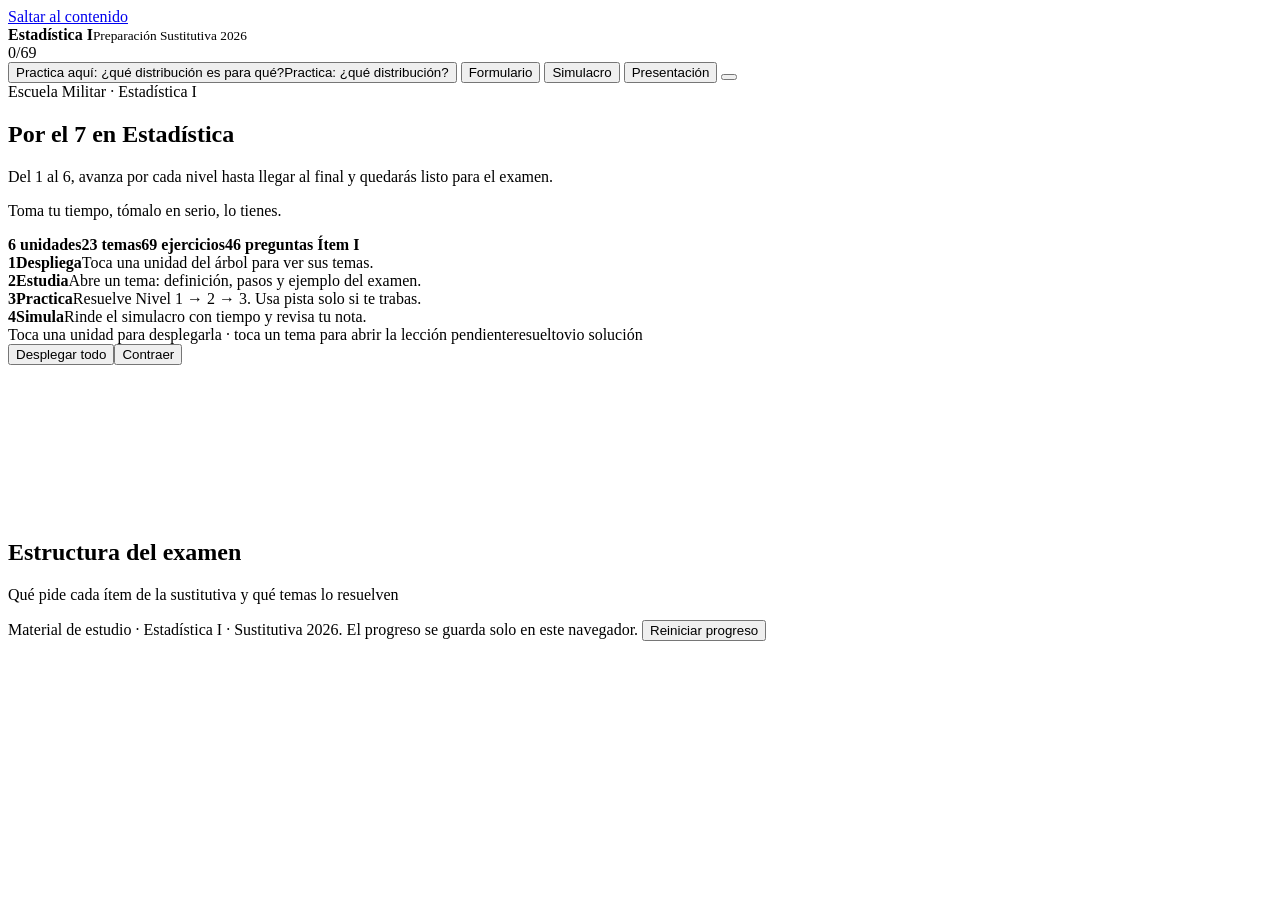
<file: src/template.html>
<!doctype html>
<html lang="es">
<head>
<meta charset="utf-8">
<meta name="viewport" content="width=device-width, initial-scale=1">
<title>Estadística I · Sustitutiva</title>
<meta name="description" content="Árbol de estudio interactivo para preparar la sustitutiva de Estadística I: lecciones, ejercicios con corrección, formulario, simulacro y presentación.">
<link rel="icon" href="data:image/svg+xml,%3Csvg xmlns='http://www.w3.org/2000/svg' viewBox='0 0 24 24'%3E%3Crect width='24' height='24' rx='5' fill='%234B5320'/%3E%3Cpath d='M5 15l7-4 7 4M5 19.5l7-4 7 4' fill='none' stroke='%23F3E6BE' stroke-width='2' stroke-linecap='round' stroke-linejoin='round'/%3E%3Ccircle cx='12' cy='6' r='2' fill='%23C9A227'/%3E%3C/svg%3E">
<style>
/*__CSS__*/
</style>
</head>
<body>
<a class="skip" href="#main">Saltar al contenido</a>

<header class="topbar">
  <div class="brand"><span class="brand-ins" data-ic="insignia"></span><div><b>Estadística I</b><small>Preparación Sustitutiva 2026</small></div></div>
  <div class="hdr-prog" title="Ejercicios resueltos"><div class="hp-bar"><i id="hp-fill"></i></div><span id="hp-n">0/69</span></div>
  <nav class="hdr-nav" aria-label="Herramientas">
    <button type="button" class="hb hb-practice" data-open="decision"><span data-ic="compass"></span><span class="lbl-long">Practica aquí: ¿qué distribución es para qué?</span><span class="lbl-short">Practica: ¿qué distribución?</span></button>
    <button type="button" class="hb" data-open="formulario"><span data-ic="clipboard"></span><span>Formulario</span></button>
    <button type="button" class="hb" data-open="simulacro"><span data-ic="flag"></span><span>Simulacro</span></button>
    <button type="button" class="hb hb-pri" data-open="deck"><span data-ic="play"></span><span>Presentación</span></button>
    <button type="button" class="hb ic-only" id="theme-btn" aria-label="Cambiar tema"></button>
  </nav>
</header>

<main id="main">
  <section class="hero">
    <div>
      <span class="kicker"><span data-ic="insignia"></span>Escuela Militar · Estadística I</span>
      <h1>Por el <span class="seven">7</span> en Estadística</h1>
      <p class="lead">Del 1 al 6, avanza por cada nivel hasta llegar al final y quedarás listo para el examen.</p>
      <p class="motto"><span data-ic="medal"></span>Toma tu tiempo, tómalo en serio, lo tienes.</p>
      <div class="stats"><span class="stat"><b class="n">6</b> <b>unidades</b></span><span class="stat"><b class="n">23</b> <b>temas</b></span><span class="stat"><b class="n">69</b> <b>ejercicios</b></span><span class="stat"><b class="n">46</b> <b>preguntas Ítem I</b></span></div>
    </div>
    <div class="howto-steps">
      <div class="hs"><b><span class="n">1</span>Despliega</b>Toca una unidad del árbol para ver sus temas.</div>
      <div class="hs"><b><span class="n">2</span>Estudia</b>Abre un tema: definición, pasos y ejemplo del examen.</div>
      <div class="hs"><b><span class="n">3</span>Practica</b>Resuelve Nivel 1 → 2 → 3. Usa pista solo si te trabas.</div>
      <div class="hs"><b><span class="n">4</span>Simula</b>Rinde el simulacro con tiempo y revisa tu nota.</div>
    </div>
  </section>

  <nav class="route" id="route" aria-label="Ruta de estudio del 1 al 6"></nav>

  <section class="board-wrap" aria-label="Árbol de temas">
    <div class="board-bar">
      <span class="board-hint"><span data-ic="info"></span>Toca una unidad para desplegarla · toca un tema para abrir la lección</span>
      <span class="legend"><span><i></i>pendiente</span><span><i class="k-ok"></i>resuelto</span><span><i class="k-sol"></i>vio solución</span></span>
      <div class="board-btns"><button type="button" class="btn-s" id="expand-all"><span data-ic="expand"></span>Desplegar todo</button><button type="button" class="btn-s" id="collapse-all"><span data-ic="collapse"></span>Contraer</button></div>
    </div>
    <div class="board" id="map"><div class="map-inner" id="map-inner"><svg id="map-edges" class="map-edges" aria-hidden="true"></svg></div></div>
  </section>

  <div class="sec-h"><h2>Estructura del examen</h2><p>Qué pide cada ítem de la sustitutiva y qué temas lo resuelven</p></div>
  <section class="exam-grid" id="exam-grid"></section>
</main>

<footer>
  <span>Material de estudio · Estadística I · Sustitutiva 2026. El progreso se guarda solo en este navegador.</span>
  <button type="button" class="lnk" id="reset-btn">Reiniciar progreso</button>
</footer>

<div class="drawer" id="drawer" hidden>
  <div class="dr-backdrop" id="dr-backdrop"></div>
  <aside class="dr-panel" role="dialog" aria-modal="true" aria-labelledby="dr-title">
    <div class="dr-head">
      <div class="dr-top">
        <div class="dr-crumb" id="dr-crumb"></div>
        <button type="button" class="icb" id="dr-prev" aria-label="Tema anterior"><span data-ic="chevL"></span></button>
        <button type="button" class="icb" id="dr-next" aria-label="Tema siguiente"><span data-ic="chevR"></span></button>
        <button type="button" class="icb" id="dr-close" aria-label="Cerrar lección"><span data-ic="close"></span></button>
      </div>
      <h2 class="dr-title" id="dr-title"></h2>
      <div class="dr-tags" id="dr-tags"></div>
      <nav class="dr-nav" id="dr-nav" aria-label="Secciones de la lección">
        <button type="button" data-sec="ls-def">Definición</button>
        <button type="button" data-sec="ls-car">Características</button>
        <button type="button" data-sec="ls-cuando">Cuándo</button>
        <button type="button" data-sec="ls-como">Cómo</button>
        <button type="button" data-sec="ls-ej">Ejemplo</button>
        <button type="button" data-sec="ls-ex">Ejercicios</button>
        <button type="button" data-sec="ls-cq">Conceptos</button>
      </nav>
    </div>
    <div class="dr-body" id="dr-body"></div>
  </aside>
</div>

<div class="sheet" id="sheet" hidden>
  <div class="sh-backdrop" id="sh-backdrop"></div>
  <div class="sh-panel" role="dialog" aria-modal="true" aria-labelledby="sh-title">
    <div class="sh-head"><h2 id="sh-title"></h2><button type="button" class="icb" id="sh-close" aria-label="Cerrar"><span data-ic="close"></span></button></div>
    <div class="sh-body" id="sh-body"></div>
  </div>
</div>

<div class="deck" id="deck" hidden role="dialog" aria-modal="true" aria-label="Presentación">
  <div class="deck-view" id="deck-view"><div class="deck-stage" id="deck-stage"></div></div>
  <div class="deck-ctl">
    <button type="button" class="icb" id="deck-close" aria-label="Salir de la presentación"><span data-ic="close"></span></button>
    <button type="button" class="icb" id="deck-fs" aria-label="Pantalla completa"><span data-ic="fullscreen"></span></button>
    <button type="button" class="deck-kid" id="deck-kid" aria-pressed="false" title="Tecla E"><span data-ic="bulb"></span><span>Explicar fácil</span></button>
    <div class="deck-dots" id="deck-dots"></div>
    <span id="deck-count"></span>
    <button type="button" class="icb" id="deck-prev" aria-label="Lámina anterior"><span data-ic="chevL"></span></button>
    <button type="button" class="icb" id="deck-next" aria-label="Lámina siguiente"><span data-ic="chevR"></span></button>
  </div>
</div>

<script>
/*__JS__*/
</script>
</body>
</html>
</file>
